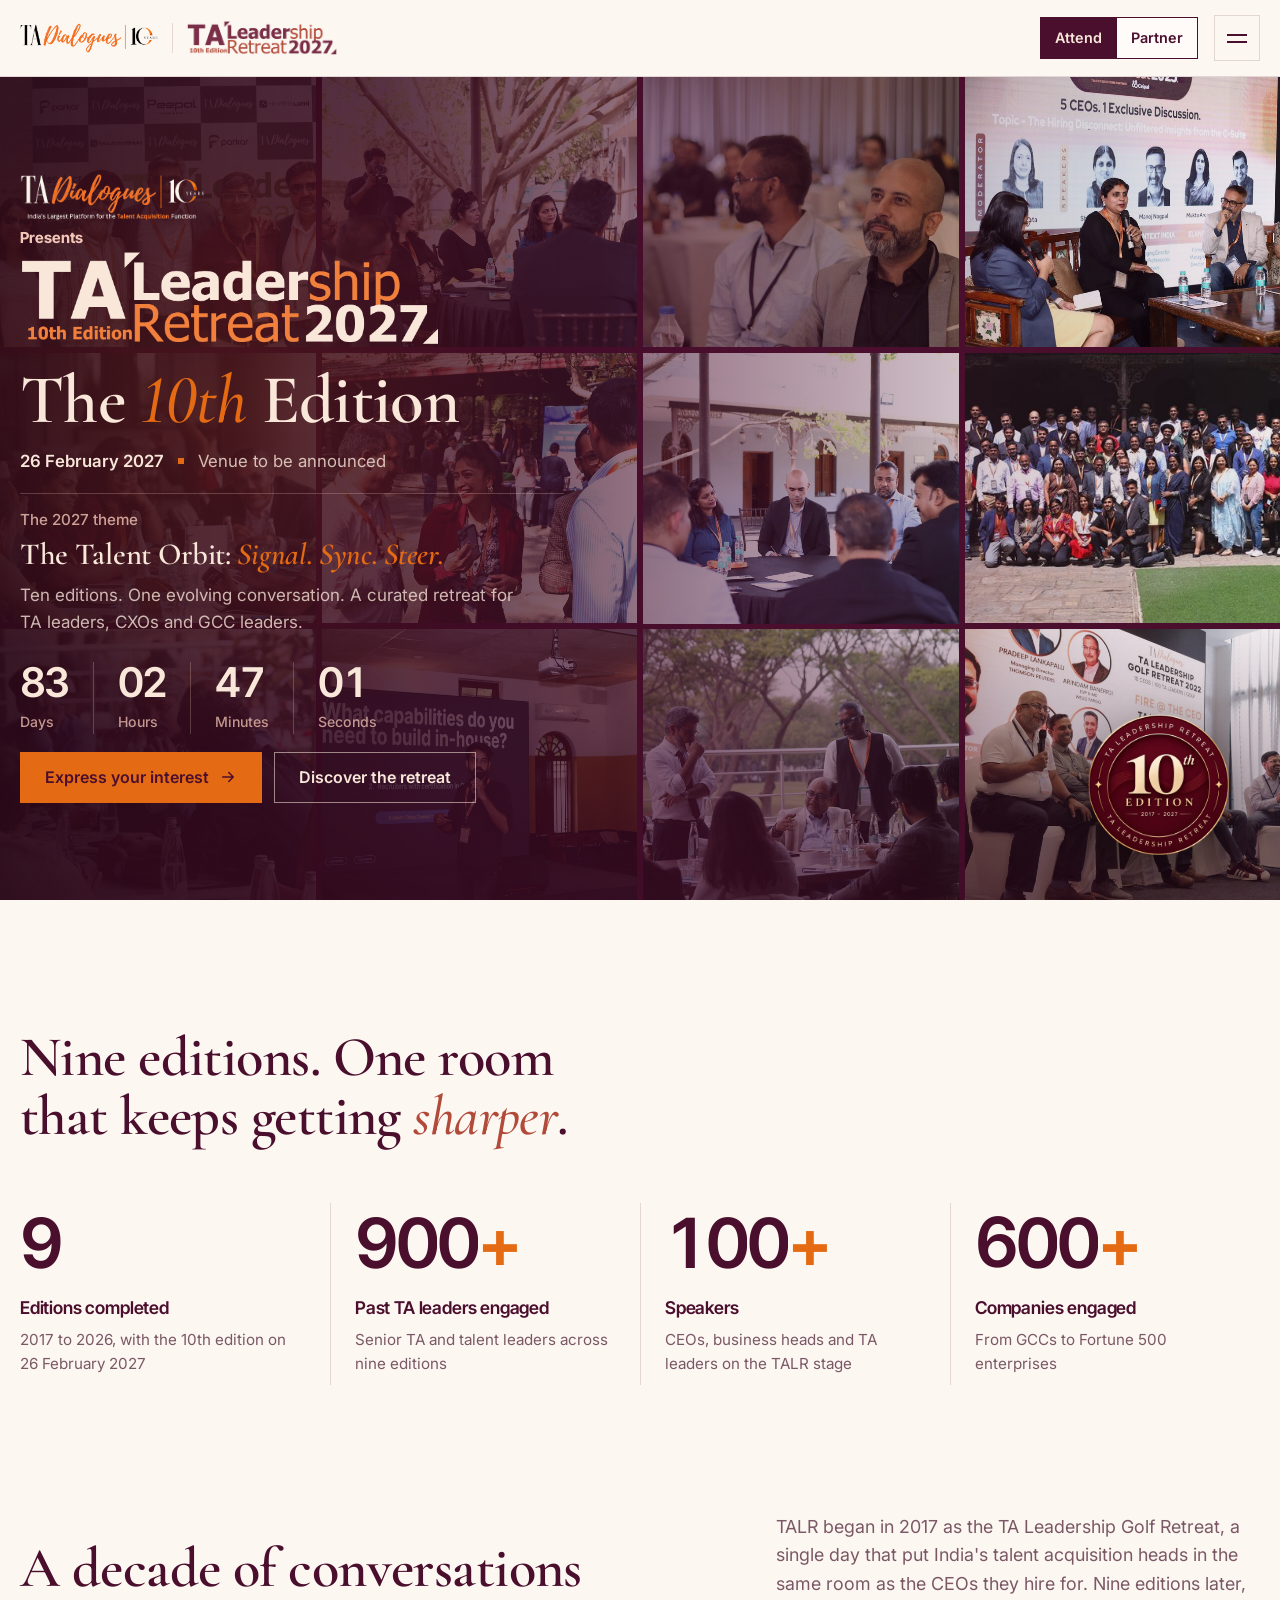
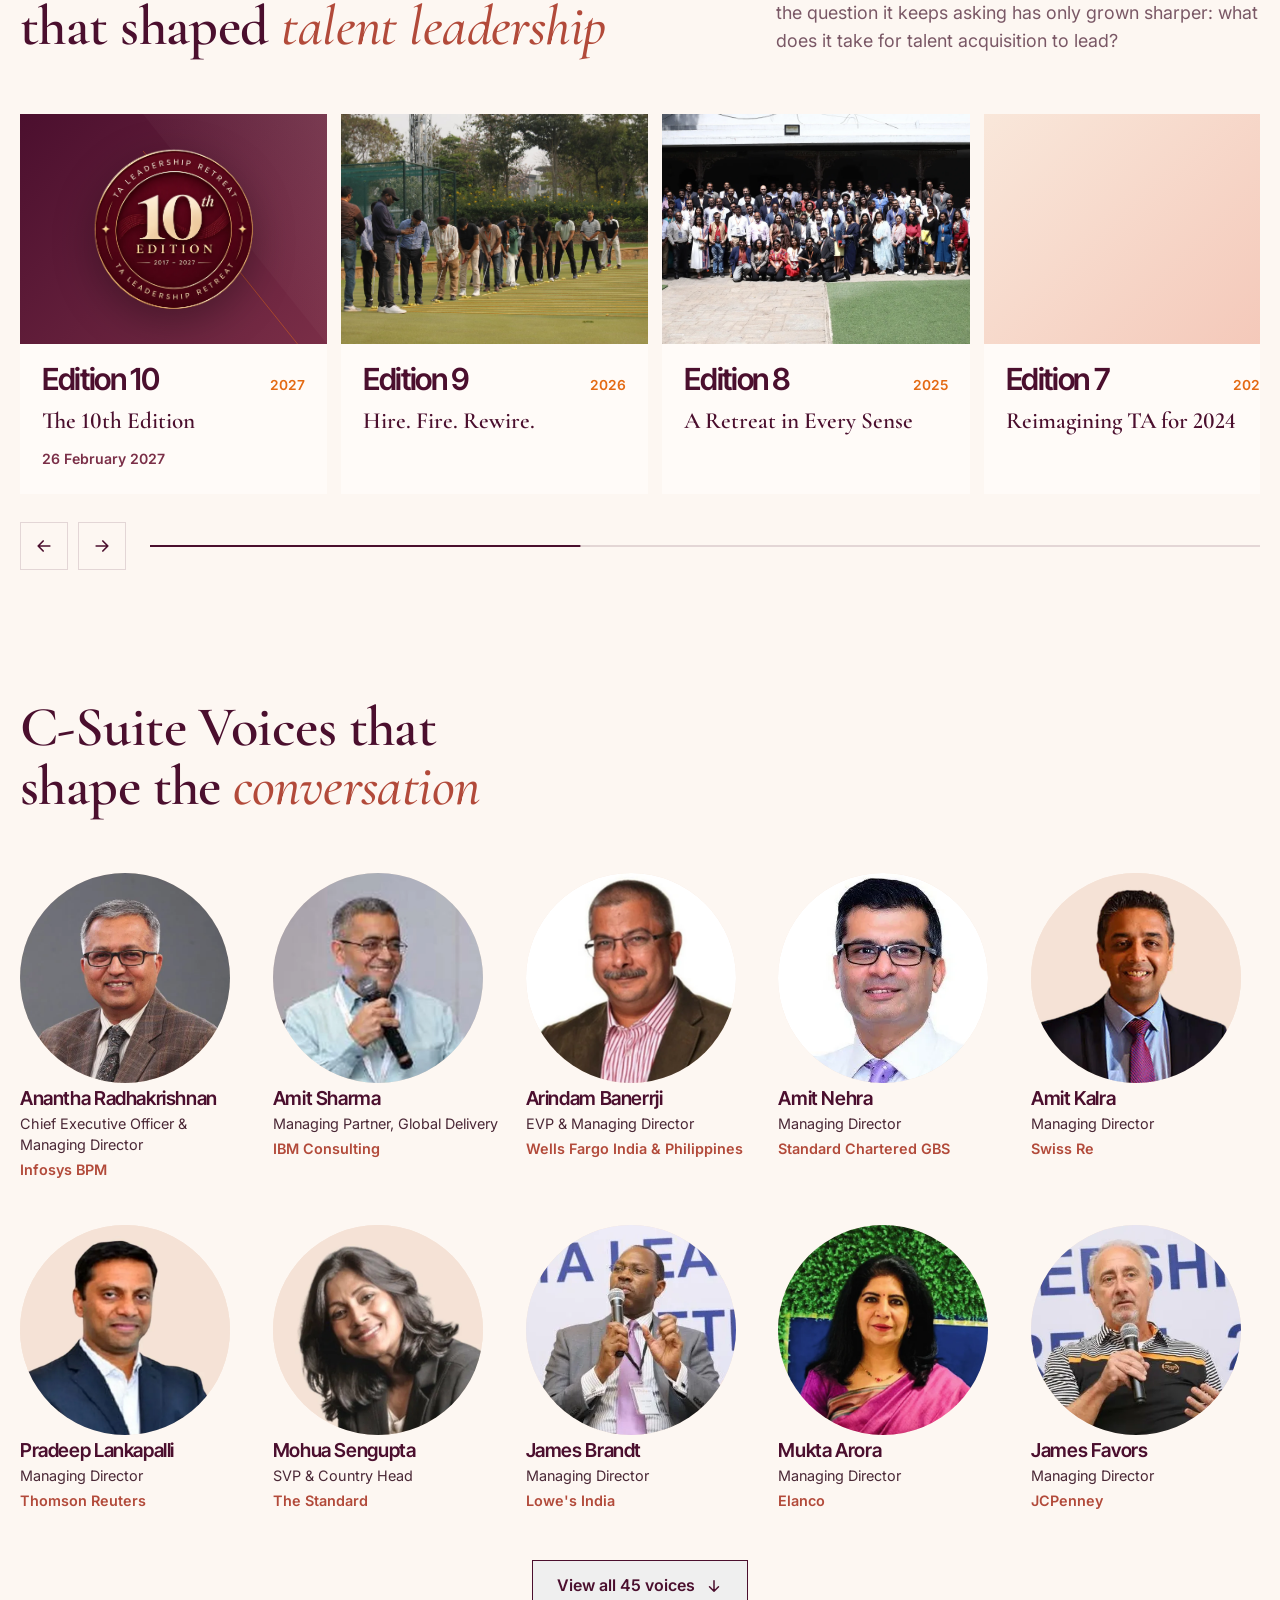
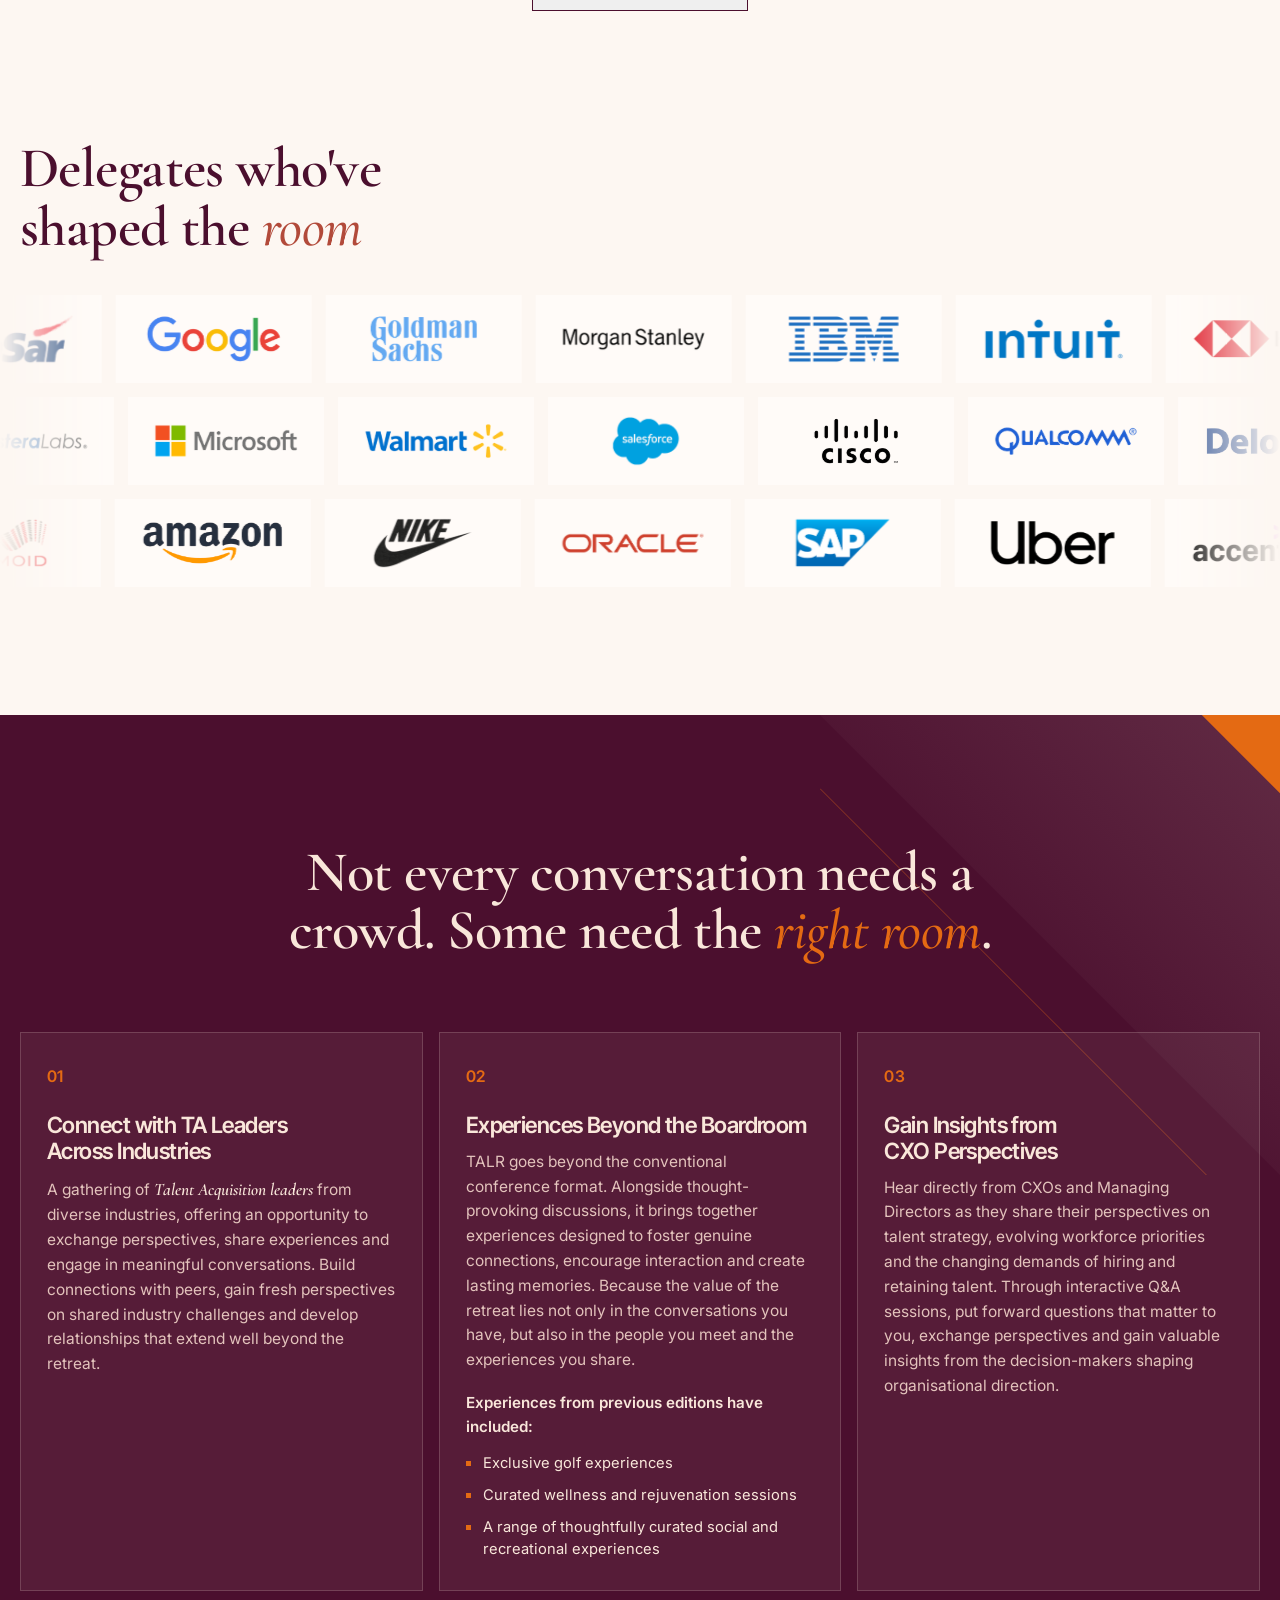
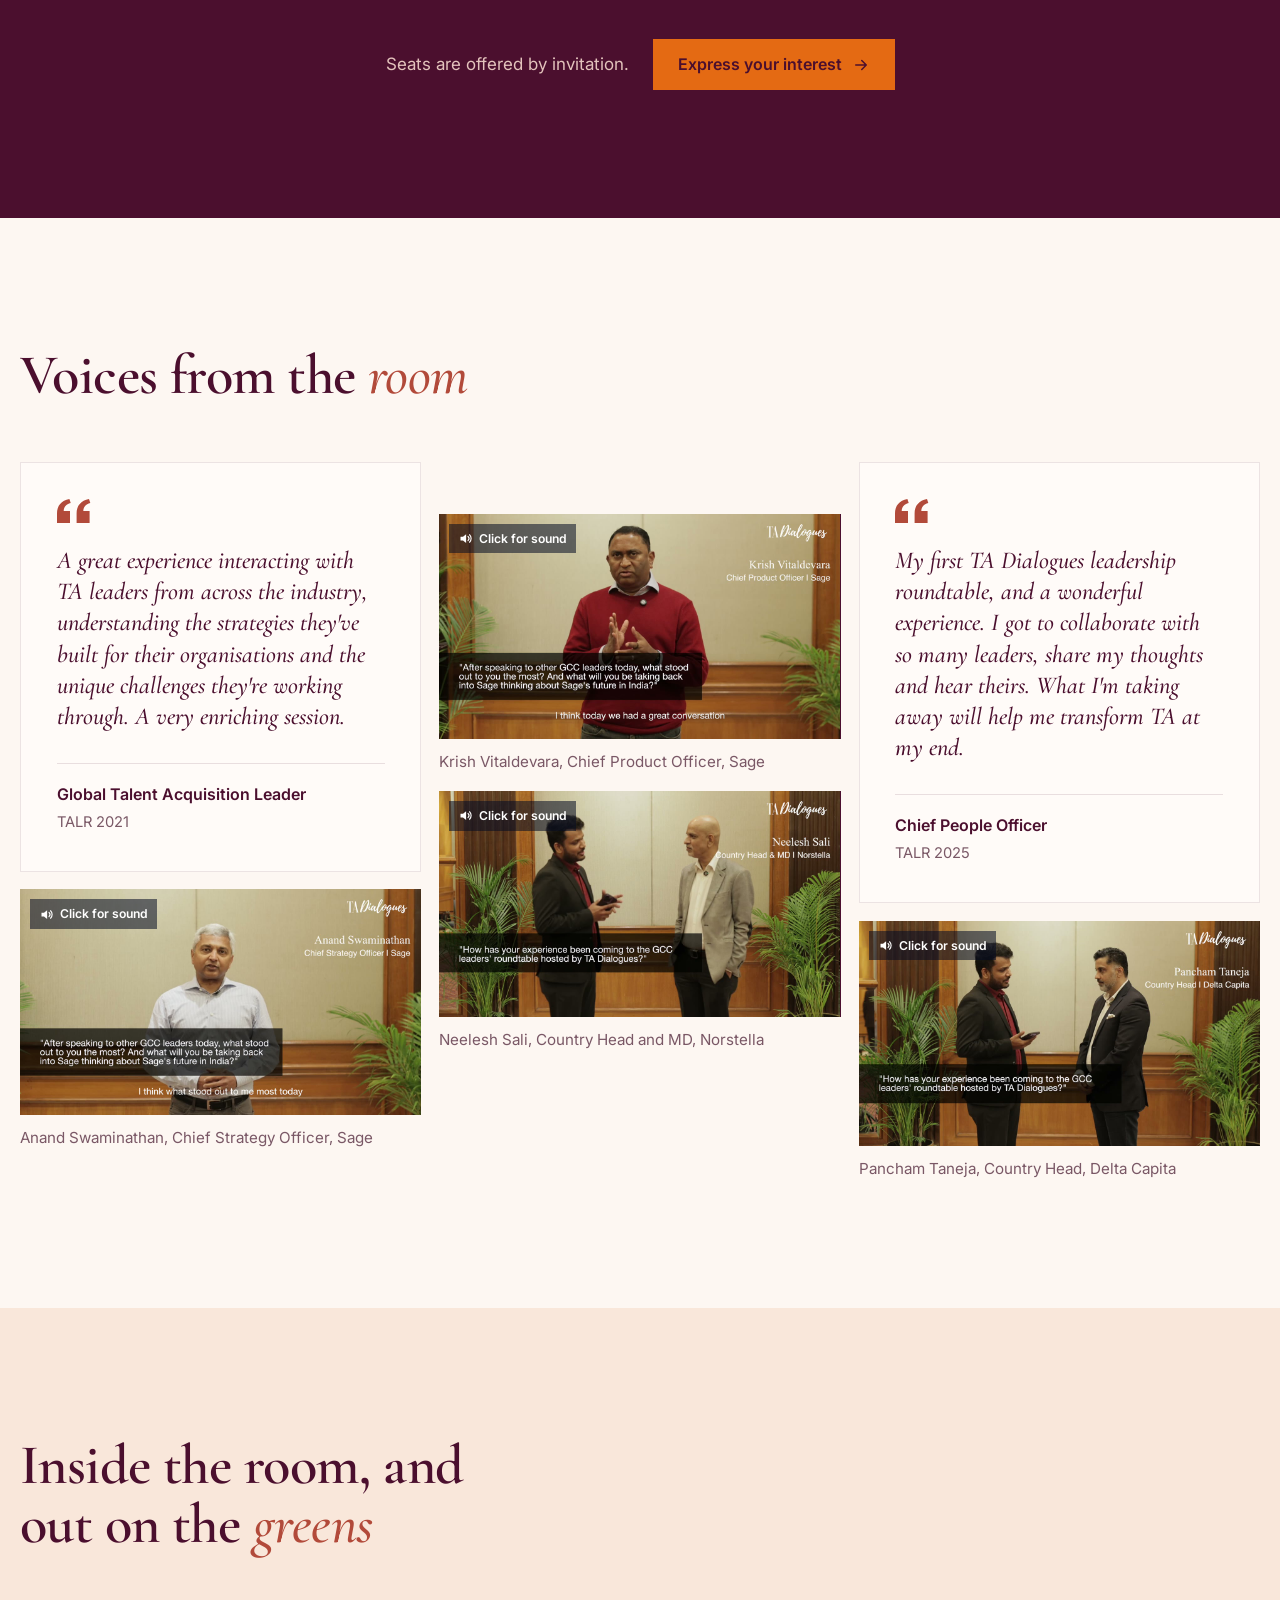
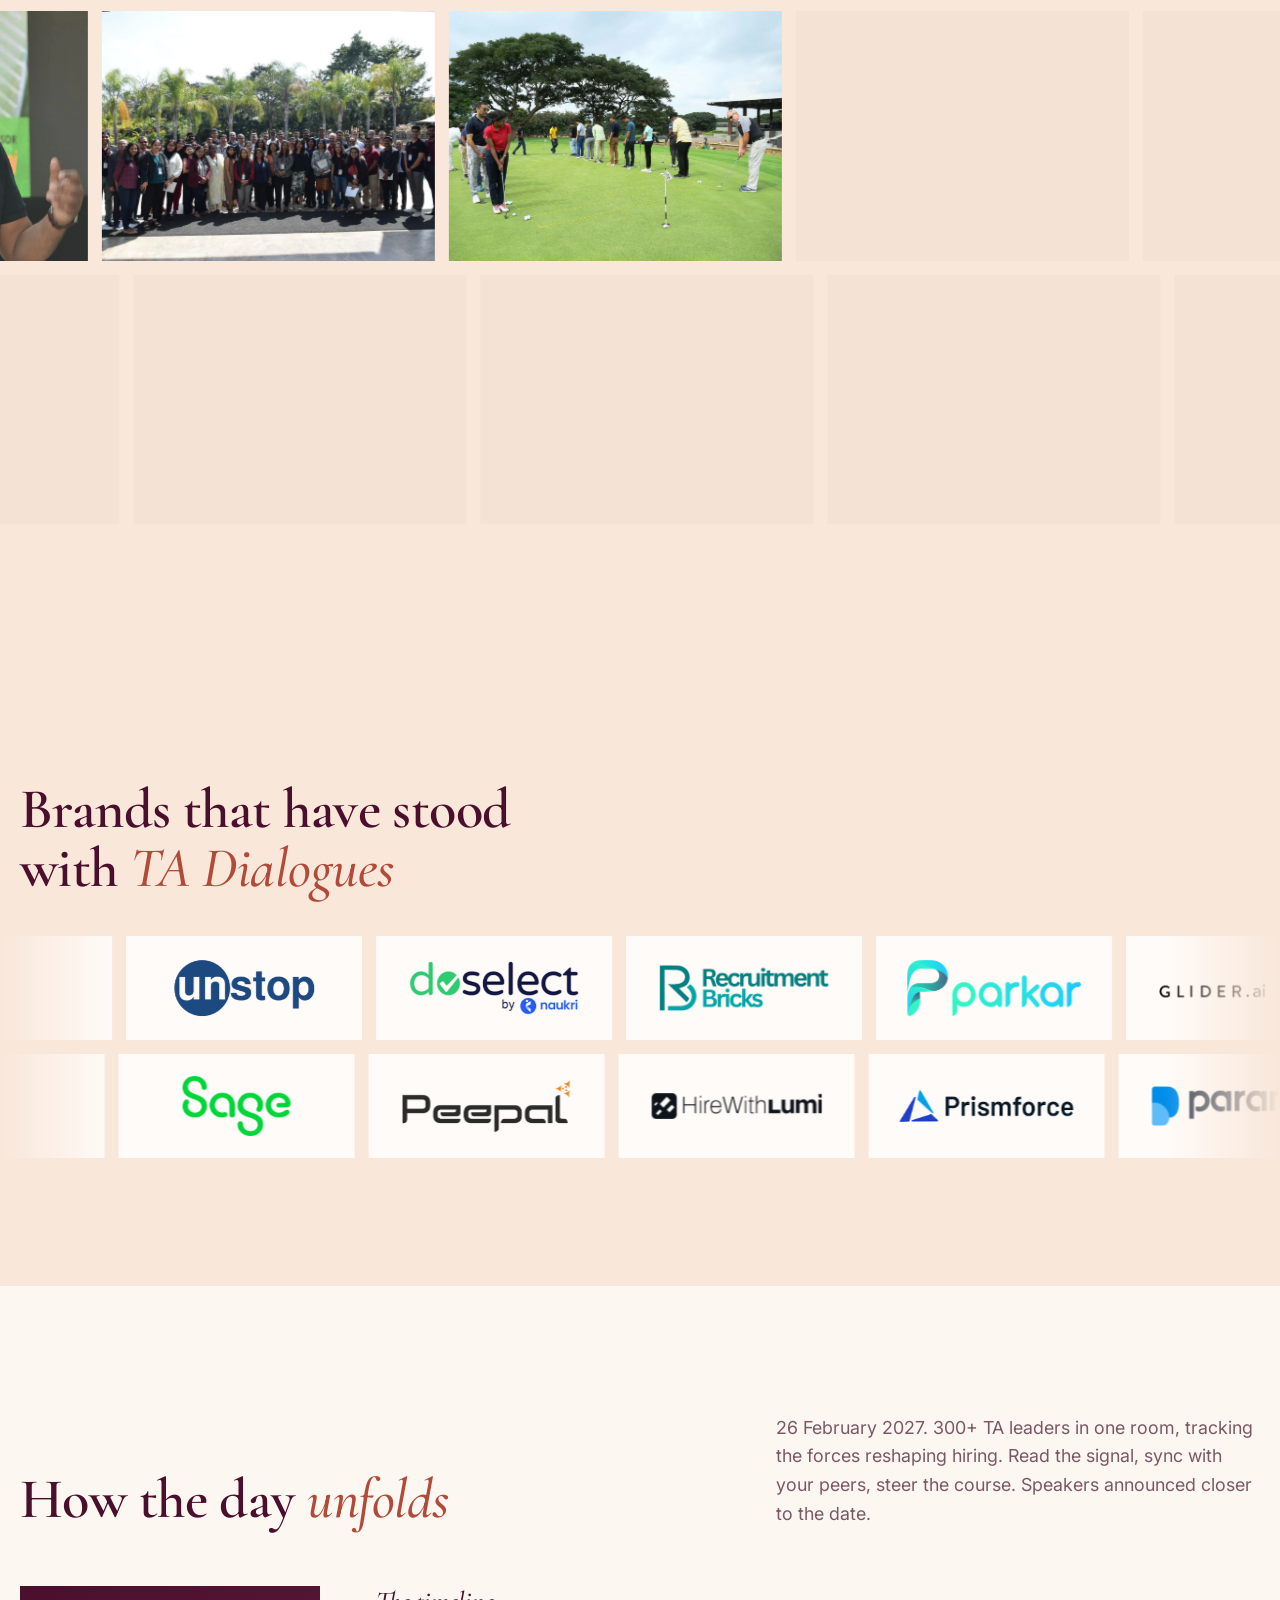
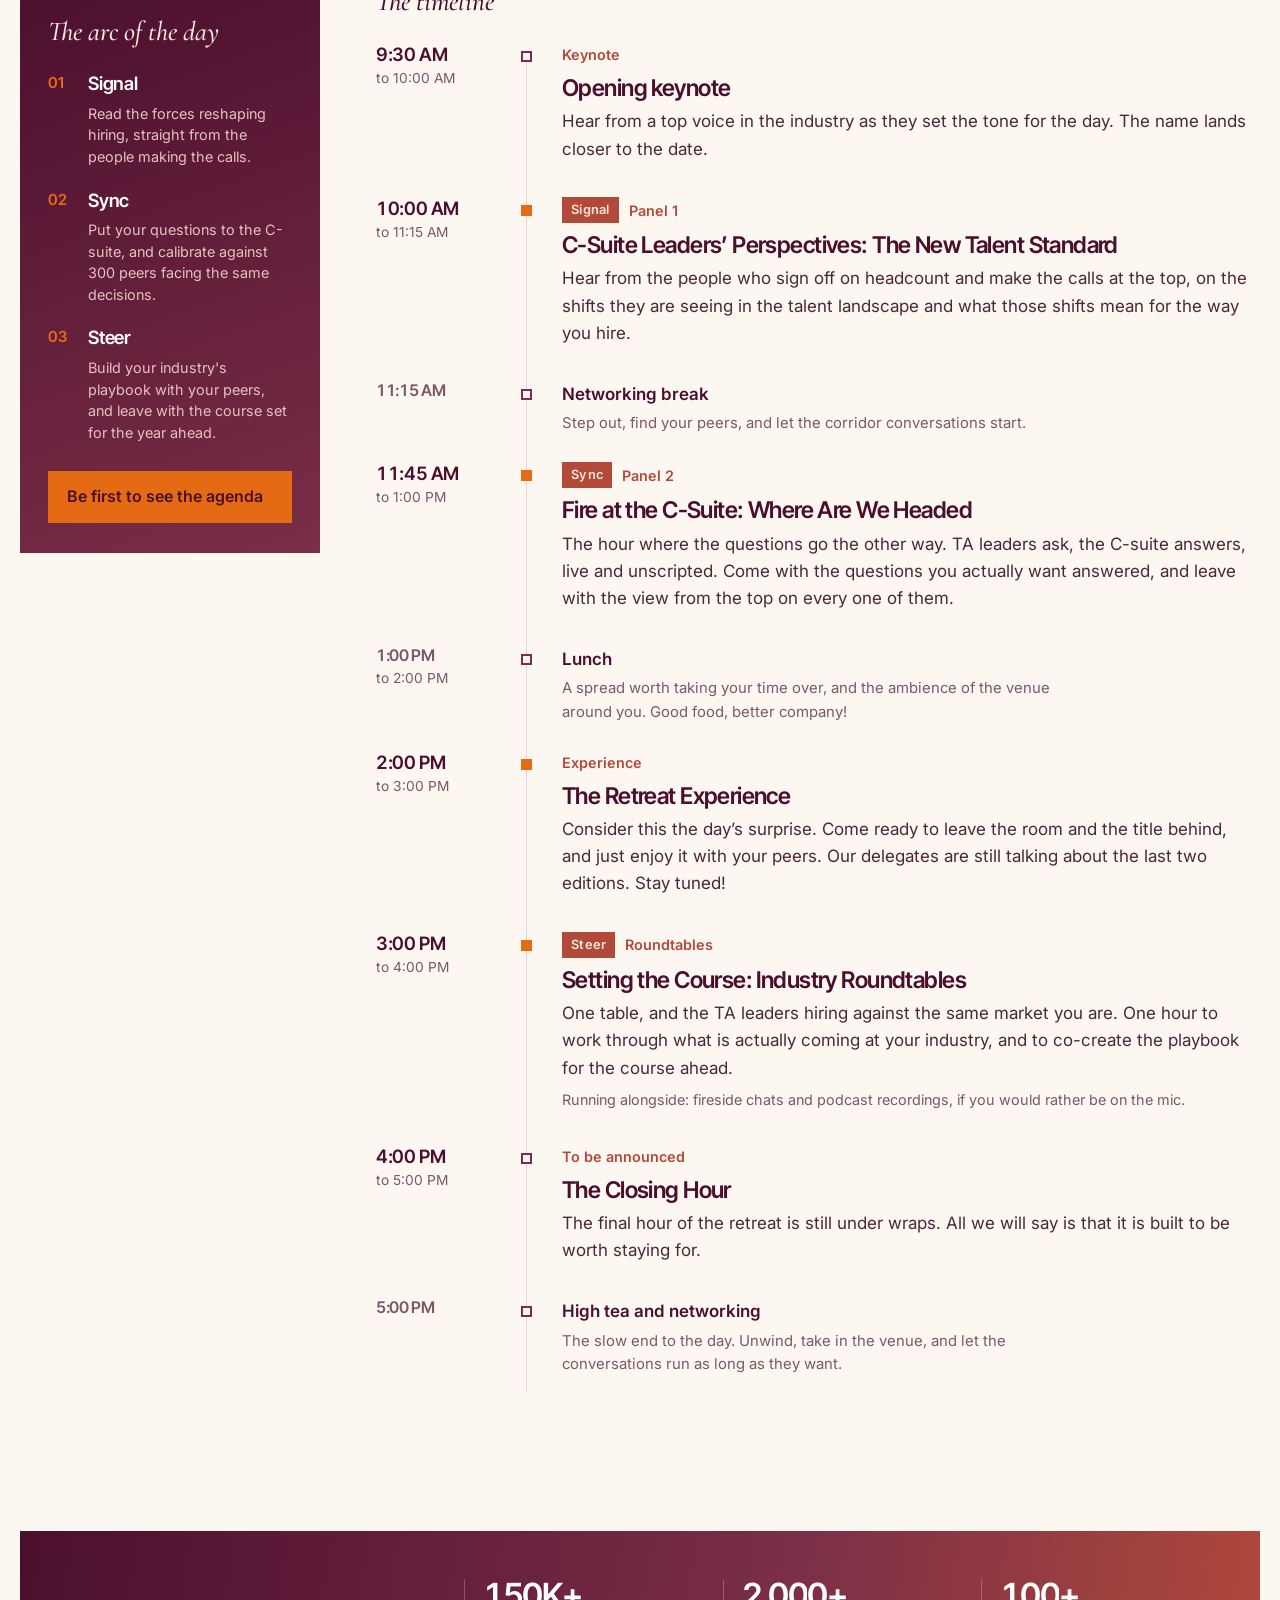
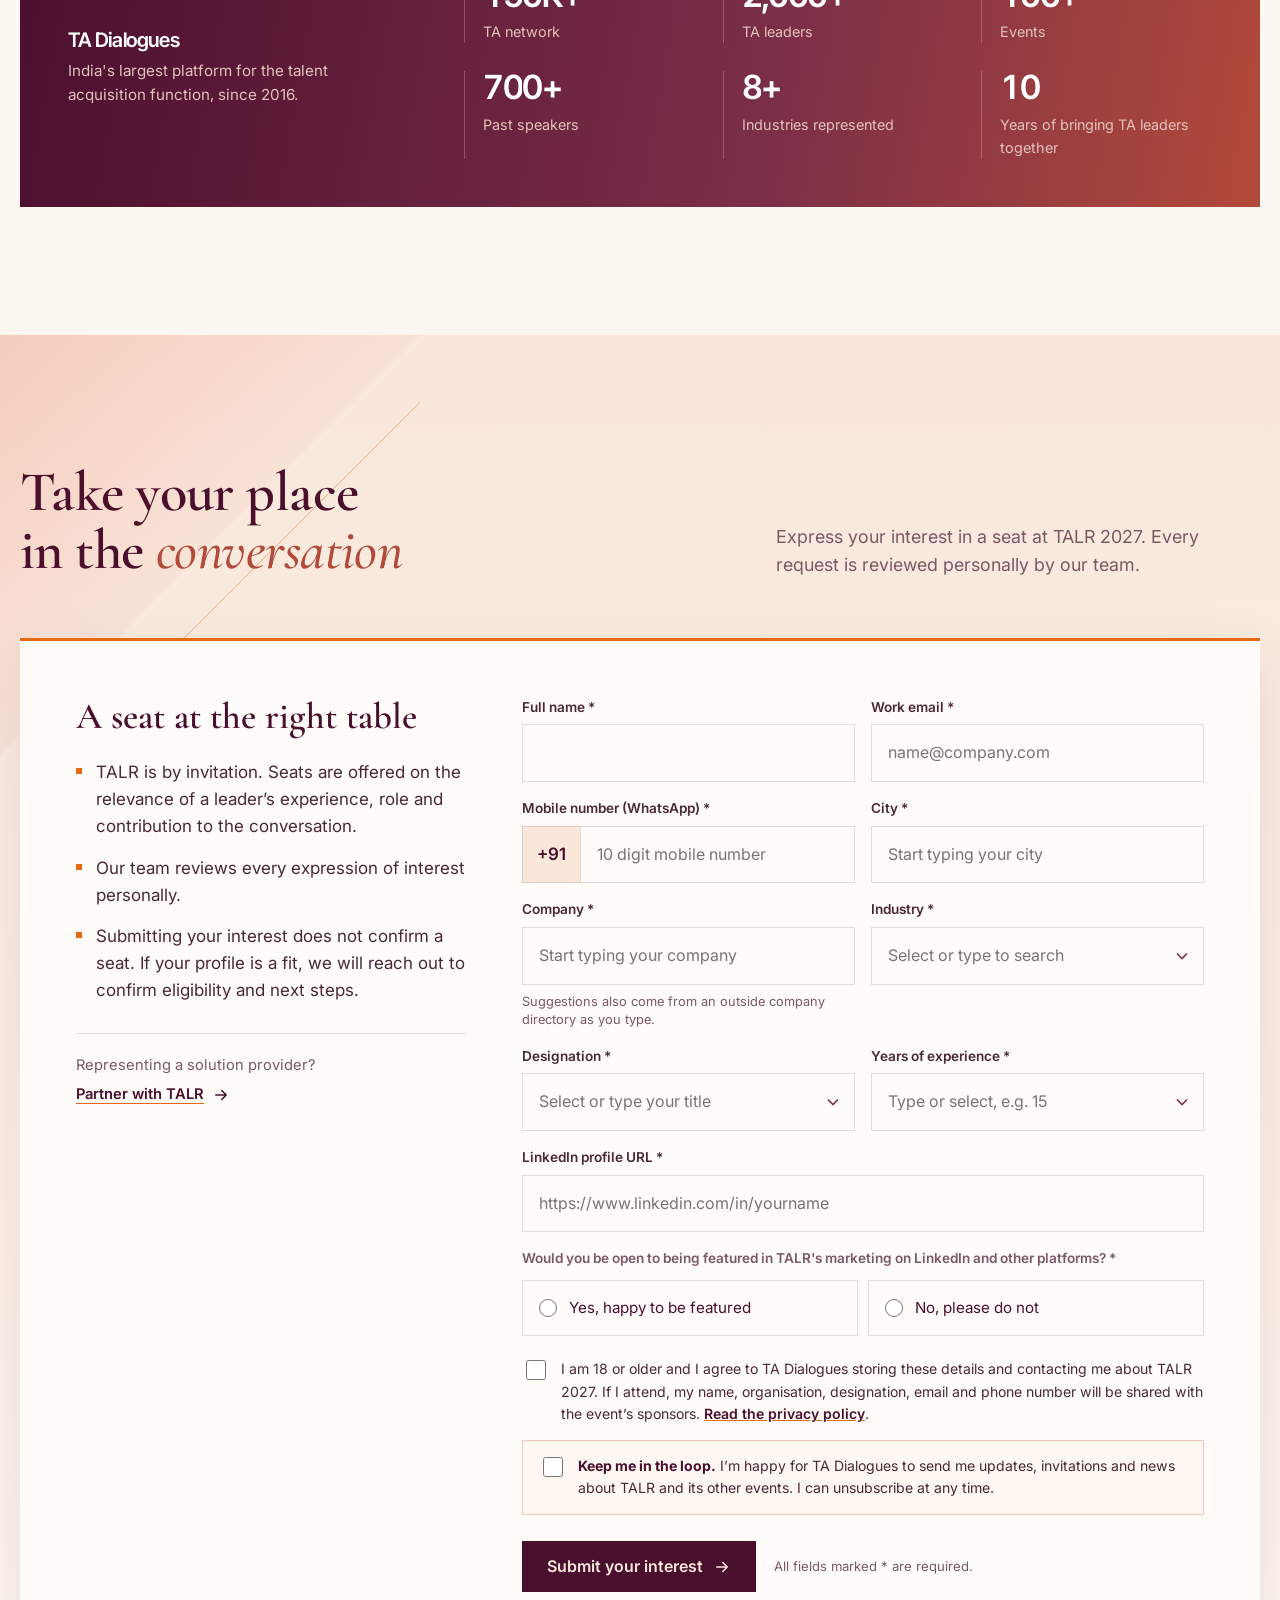
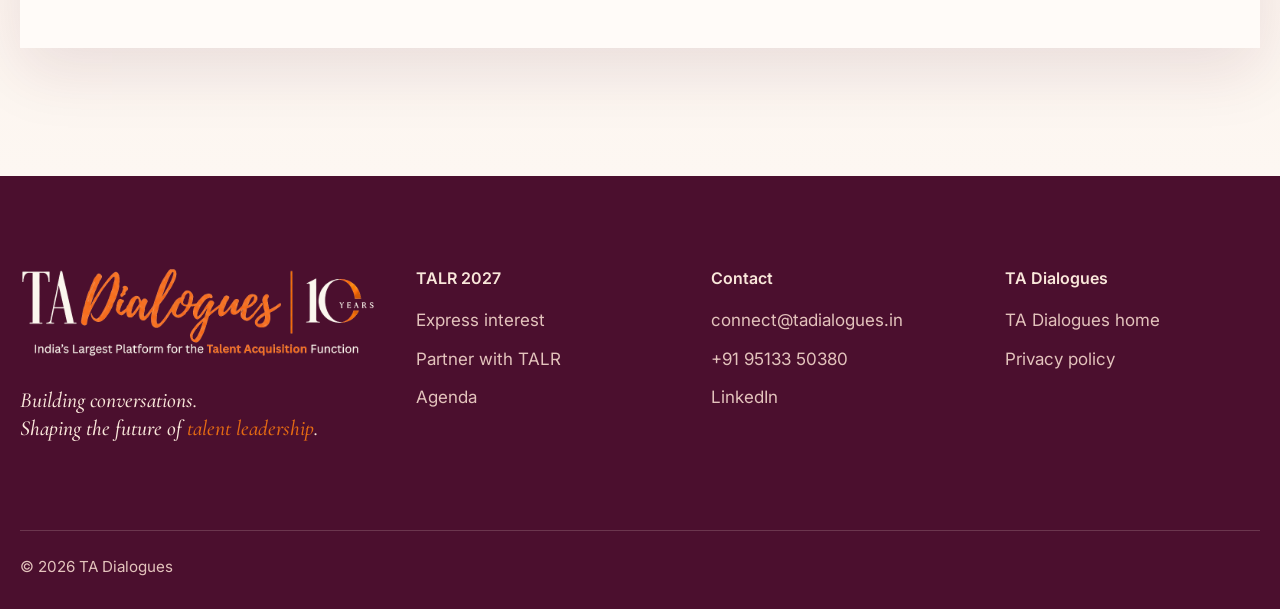
<file: index.html>
<!doctype html>
<html lang="en-IN">
<head>
<meta charset="utf-8">
<meta name="viewport" content="width=device-width, initial-scale=1, viewport-fit=cover">
<title>TALR 2027, The TA Leadership Retreat, 10th Edition | TA Dialogues</title>
<meta name="description" content="TALR 2027 is the 10th edition of the TA Leadership Retreat by TA Dialogues: a curated, invitation-only day for senior TA leaders, CXOs and GCC leaders on 26 February 2027. Express your interest in a seat.">
<link rel="canonical" href="https://talr-2027.tadialogues.in/">
<meta name="robots" content="index, follow">
<meta name="theme-color" content="#FDF7F2">

<meta property="og:type" content="website">
<meta property="og:site_name" content="TA Dialogues">
<meta property="og:locale" content="en_IN">
<meta property="og:url" content="https://talr-2027.tadialogues.in/">
<meta property="og:title" content="TALR 2027 | The TA Leadership Retreat, 10th Edition">
<meta property="og:description" content="A curated retreat for TA leaders, CXOs and GCC leaders. 26 February 2027. Seats by invitation.">
<meta property="og:image" content="https://talr-2027.tadialogues.in/assets/img/talr/brand/hero.webp">
<meta name="twitter:card" content="summary_large_image">

<link rel="icon" href="/assets/img/favicon.png" type="image/png">
<link rel="apple-touch-icon" href="/assets/img/favicon.png">
<link rel="preconnect" href="https://fonts.googleapis.com">
<link rel="preconnect" href="https://fonts.gstatic.com" crossorigin>
<link rel="stylesheet" href="https://fonts.googleapis.com/css2?family=Cormorant+Garamond:ital,wght@0,500;0,600;1,500;1,600&family=Inter+Tight:wght@400;500;600;700&family=Inter:wght@400;500;600;700&display=swap">
<link rel="stylesheet" href="/assets/css/style.css?v=3144033b0f">
<link rel="stylesheet" href="/assets/css/talr.css?v=3144033b0f">

<script type="application/ld+json">
{
  "@context": "https://schema.org",
  "@graph": [
    {
      "@type": "Event",
      "@id": "https://talr-2027.tadialogues.in/#event",
      "name": "TALR 2027, The TA Leadership Retreat (10th Edition)",
      "description": "A curated, invitation-only retreat for senior talent acquisition leaders, CXOs and GCC leaders. The 10th edition of TALR by TA Dialogues.",
      "startDate": "2027-02-26T09:00:00+05:30",
      "endDate": "2027-02-26T18:00:00+05:30",
      "eventStatus": "https://schema.org/EventScheduled",
      "eventAttendanceMode": "https://schema.org/OfflineEventAttendanceMode",
      "location": { "@type": "Place", "name": "Venue to be announced", "address": { "@type": "PostalAddress", "addressLocality": "Bengaluru", "addressRegion": "Karnataka", "addressCountry": "IN" } },
      "image": ["https://talr-2027.tadialogues.in/assets/img/talr/brand/hero.webp"],
      "organizer": { "@type": "Organization", "name": "TA Dialogues", "url": "https://tadialogues.in/" },
      "url": "https://talr-2027.tadialogues.in/"
    },
    {
      "@type": "BreadcrumbList",
      "itemListElement": [
        { "@type": "ListItem", "position": 1, "name": "TA Dialogues", "item": "https://tadialogues.in/" },
        { "@type": "ListItem", "position": 2, "name": "TALR 2027", "item": "https://talr-2027.tadialogues.in/" }
      ]
    }
  ]
}
</script>
</head>
<body data-talr-tab="Register your interest|#enquire|seat" data-page="delegate" data-talr-popup="#enquire">

<a class="skip" href="#main">Skip to content</a>

<header class="nav tnav" id="nav">
  <div class="nav-inner wrap">
    <div class="nav-left">
      <a class="nav-tad" href="https://tadialogues.in/" aria-label="TA Dialogues home"><img src="/assets/img/logo-mark-on-light.png" alt="TA Dialogues" width="926" height="202"></a>
      <a class="brand" href="#top"><img src="/assets/img/talr/brand/talr-logo-nav.png" alt="TALR, The TA Leadership Retreat" width="1312" height="297"></a>
    </div>
    <div class="seg seg-quick" role="group" aria-label="Choose your view">
      <a href="/" aria-current="page">Attend</a><a href="/partners">Partner</a>
    </div>
    <button class="nav-toggle" type="button" aria-expanded="false" aria-controls="nav-links" aria-label="Open menu"><span></span><span></span></button>
    <ul class="nav-links" id="nav-links">
      <li><a href="#journey"><span>Journey</span></a></li>
      <li><a href="#speakers"><span>Speakers</span></a></li>
      <li><a href="#room"><span>The Room</span></a></li>
      <li><a href="#experience"><span>Experience</span></a></li>
      <li><a href="#partners"><span>Partners</span></a></li>
      <li><a href="#agenda"><span>Agenda</span></a></li>
      <li class="nav-seg"><div class="seg" role="group" aria-label="Choose your view"><a href="/" aria-current="page">Attend</a><a href="/partners">Partner</a></div></li>
      <li class="nav-cta"><a class="btn btn-plum btn-sm" href="#enquire">Express interest</a></li>
    </ul>
  </div>
</header>

<main id="main">

  <!-- Hero: a grid of TALR photos that turn a few at a time (as on Roundtables), plum on the left fading clear to the right -->
  <section class="tlh" id="top" aria-labelledby="t-title">
    <div class="tlh-grid" data-collage-flip data-max="3" data-pool="/assets/img/photos/hq/talr-2026/04-800.jpg|/assets/img/photos/hq/talr-2026/05-800.jpg|/assets/img/photos/hq/talr-2026/06-800.jpg|/assets/img/photos/hq/talr-2026/07-800.jpg|/assets/img/photos/hq/talr-2026/08-800.jpg|/assets/img/photos/hq/talr-2026/09-800.jpg|/assets/img/photos/hq/talr-2026/10-800.jpg|/assets/img/photos/hq/talr-2026/11-800.jpg|/assets/img/photos/hq/talr-2026/12-800.jpg|/assets/img/photos/hq/talr-2026/13-800.jpg|/assets/img/photos/hq/talr-2026/14-800.jpg|/assets/img/photos/hq/talr-2026/15-800.jpg|/assets/img/photos/hq/talr-2026/16-800.jpg|/assets/img/photos/hq/talr-2025/01-800.jpg|/assets/img/photos/hq/talr-2025/02-800.jpg|/assets/img/photos/hq/talr-2025/14-800.jpg|/assets/img/photos/hq/talr-2025/15-800.jpg|/assets/img/photos/hq/talr-2025/16-800.jpg|/assets/img/photos/hq/talr-2025/17-800.jpg|/assets/img/photos/hq/talr-2025/18-800.jpg|/assets/img/photos/hq/talr-2025/19-800.jpg|/assets/img/photos/hq/talr-2025/20-800.jpg|/assets/img/photos/hq/talr-2025/21-800.jpg|/assets/img/photos/hq/talr-2025/22-800.jpg|/assets/img/photos/hq/talr-2025/24-800.jpg|/assets/img/photos/hq/talr-2025/25-800.jpg|/assets/img/photos/hq/talr-2025/26-800.jpg|/assets/img/photos/hq/talr-2025/27-800.jpg|/assets/img/photos/hq/talr-2025/28-800.jpg|/assets/img/photos/hq/talr-2025/29-800.jpg|/assets/img/photos/hq/talr-2025/30-800.jpg|/assets/img/photos/hq/talr-2025/31-800.jpg|/assets/img/photos/hq/talr-2025/32-800.jpg|/assets/img/photos/hq/talr-2025/33-800.jpg|/assets/img/photos/hq/talr-2025/34-800.jpg|/assets/img/photos/hq/talr-2025/35-800.jpg|/assets/img/photos/hq/talr-2025/36-800.jpg|/assets/img/photos/hq/talr-2024/01-800.jpg|/assets/img/photos/hq/talr-2024/02-800.jpg|/assets/img/photos/hq/talr-2023/01-800.jpg|/assets/img/photos/hq/talr-2022/01-800.jpg|/assets/img/photos/hq/talr-2022/02-800.jpg|/assets/img/photos/hq/talr-2022/03-800.jpg|/assets/img/photos/hq/talr-2022/04-800.jpg|/assets/img/photos/hq/talr-2022/05-800.jpg|/assets/img/photos/hq/talr-2022/06-800.jpg|/assets/img/photos/hq/talr-2022/07-800.jpg|/assets/img/photos/hq/talr-2022/09-800.jpg|/assets/img/photos/hq/talr-2022/10-800.jpg|/assets/img/photos/hq/talr-2022/11-800.jpg|/assets/img/photos/hq/talr-2022/12-800.jpg|/assets/img/photos/hq/talr-2022/13-800.jpg|/assets/img/photos/hq/talr-2022/14-800.jpg|/assets/img/photos/hq/talr-2022/16-800.jpg|/assets/img/photos/hq/talr-2022/17-800.jpg|/assets/img/photos/hq/talr-2022/18-800.jpg|/assets/img/photos/hq/talr-2022/19-800.jpg|/assets/img/photos/hq/talr-2022/20-800.jpg|/assets/img/photos/hq/talr-2022/21-800.jpg|/assets/img/photos/hq/talr-2022/22-800.jpg|/assets/img/photos/hq/talr-2022/23-800.jpg|/assets/img/photos/hq/talr-2022/24-800.jpg" aria-hidden="true"><figure class="cf tg-1"><div class="cf-in"><div class="cf-a"><img src="/assets/img/photos/hq/talr-2026/07-800.jpg" alt="" decoding="async"></div><div class="cf-b"><img alt="" decoding="async"></div></div></figure><figure class="cf tg-2"><div class="cf-in"><div class="cf-a"><img src="/assets/img/photos/hq/talr-2025/29-800.jpg" alt="" decoding="async"></div><div class="cf-b"><img alt="" decoding="async"></div></div></figure><figure class="cf tg-3"><div class="cf-in"><div class="cf-a"><img src="/assets/img/photos/hq/talr-2026/05-800.jpg" alt="" decoding="async"></div><div class="cf-b"><img alt="" decoding="async"></div></div></figure><figure class="cf tg-4"><div class="cf-in"><div class="cf-a"><img src="/assets/img/photos/hq/talr-2025/24-800.jpg" alt="" decoding="async"></div><div class="cf-b"><img alt="" decoding="async"></div></div></figure><figure class="cf tg-5"><div class="cf-in"><div class="cf-a"><img src="/assets/img/photos/hq/talr-2026/12-800.jpg" alt="" decoding="async"></div><div class="cf-b"><img alt="" decoding="async"></div></div></figure><figure class="cf tg-6"><div class="cf-in"><div class="cf-a"><img src="/assets/img/photos/hq/talr-2025/14-800.jpg" alt="" decoding="async"></div><div class="cf-b"><img alt="" decoding="async"></div></div></figure><figure class="cf tg-7"><div class="cf-in"><div class="cf-a"><img src="/assets/img/photos/hq/talr-2026/09-800.jpg" alt="" decoding="async"></div><div class="cf-b"><img alt="" decoding="async"></div></div></figure><figure class="cf tg-8"><div class="cf-in"><div class="cf-a"><img src="/assets/img/photos/hq/talr-2025/01-800.jpg" alt="" decoding="async"></div><div class="cf-b"><img alt="" decoding="async"></div></div></figure><figure class="cf tg-9"><div class="cf-in"><div class="cf-a"><img src="/assets/img/photos/hq/talr-2026/14-800.jpg" alt="" decoding="async"></div><div class="cf-b"><img alt="" decoding="async"></div></div></figure><figure class="cf tg-10"><div class="cf-in"><div class="cf-a"><img src="/assets/img/photos/hq/talr-2025/18-800.jpg" alt="" decoding="async"></div><div class="cf-b"><img alt="" decoding="async"></div></div></figure><figure class="cf tg-11"><div class="cf-in"><div class="cf-a"><img src="/assets/img/photos/hq/talr-2026/10-800.jpg" alt="" decoding="async"></div><div class="cf-b"><img alt="" decoding="async"></div></div></figure><figure class="cf tg-12"><div class="cf-in"><div class="cf-a"><img src="/assets/img/photos/hq/talr-2022/04-800.jpg" alt="" decoding="async"></div><div class="cf-b"><img alt="" decoding="async"></div></div></figure></div>
    <div class="tlh-veil" aria-hidden="true"></div>
    <div class="wrap tlh-in">
      <div class="tlh-copy">
        <div class="tlh-lock" role="img" aria-label="TA Dialogues presents TA Leadership Retreat 2027, 10th Edition"><img class="tlh-tad" src="/assets/img/logo-on-dark.png" alt="" width="930" height="240"><span class="tlh-p" aria-hidden="true">Presents</span><img class="tlh-talr" src="/assets/img/talr/brand/talr-lockup-on-dark.png" alt="" width="1312" height="297"></div>
        <h1 id="t-title"><span class="sr-only">TALR 2027, </span>The <em>10th</em> Edition</h1>
        <p class="when"><strong>26 February 2027</strong><i aria-hidden="true"></i>Venue to be announced</p>
        <div class="tlh-theme"><p class="th-k">The 2027 theme</p><p class="th-t">The Talent Orbit: <em>Signal. Sync. Steer.</em></p></div>
        <p class="tlh-tag">Ten editions. One evolving conversation. A curated retreat for TA leaders, CXOs and GCC leaders.</p>
        <div class="tlh-act"><div class="countdown" data-countdown role="timer" aria-label="Time until TALR 2027">
          <div><b data-u="d">0</b><small>Days</small></div>
          <div><b data-u="h">00</b><small>Hours</small></div>
          <div><b data-u="m">00</b><small>Minutes</small></div>
          <div><b data-u="s">00</b><small>Seconds</small></div>
        </div><div class="ctas"><a class="btn btn-talr" href="#enquire">Express your interest <svg viewBox="0 0 24 24" fill="none" stroke="currentColor" stroke-width="2" stroke-linecap="round" stroke-linejoin="round" aria-hidden="true"><path d="M5 12h14M13 6l6 6-6 6"/></svg></a><a class="btn tlh-ghost" href="#why">Discover the retreat</a></div></div>
      </div>
    </div>
    <span class="seal10 tlh-seal" role="img" aria-label="TA Leadership Retreat, 10th Edition, 2017 to 2027"><img class="s-base" src="/assets/img/talr/brand/seal-base.webp" alt="" width="720" height="720"><img class="s-ring" src="/assets/img/talr/brand/seal-ring.webp" alt="" width="720" height="720"></span>
  </section>

  <!-- Numbers -->
  <section class="section" id="numbers" aria-labelledby="n-title">
    <div class="wrap">
      <div class="s-head" data-reveal>
        <h2 id="n-title">Nine editions. One room that keeps getting <em>sharper</em>.</h2>
      </div>
      <div class="tstats" data-talr-stats></div>
    </div>
  </section>

  <!-- Journey: every edition in a sidescroller -->
  <section class="section" id="journey" aria-labelledby="j-title">
    <div class="wrap">
      <div class="s-head" data-reveal>
        <h2 id="j-title">A decade of conversations that shaped <em>talent leadership</em></h2>
        <p class="lead">TALR began in 2017 as the TA Leadership Golf Retreat, a single day that put India's talent acquisition heads in the same room as the CEOs they hire for. Nine editions later, the question it keeps asking has only grown sharper: what does it take for talent acquisition to lead?</p>
      </div>
      <div class="erail-wrap" data-reveal>
        <div class="erail" data-erail tabindex="0" aria-label="TALR editions"></div>
        <div class="erail-ctl">
          <button class="q-btn" type="button" data-erail-go="-1" aria-label="Previous editions"><svg viewBox="0 0 24 24" fill="none" stroke="currentColor" stroke-width="2" stroke-linecap="round" stroke-linejoin="round" aria-hidden="true"><path d="M19 12H5M11 6l-6 6 6 6"/></svg></button>
          <button class="q-btn" type="button" data-erail-go="1" aria-label="Next editions"><svg viewBox="0 0 24 24" fill="none" stroke="currentColor" stroke-width="2" stroke-linecap="round" stroke-linejoin="round" aria-hidden="true"><path d="M5 12h14M13 6l6 6-6 6"/></svg></button>
          <div class="q-bar erail-bar" aria-hidden="true"><i></i></div>
        </div>
      </div>
    </div>
  </section>

  <!-- Speakers -->
  <section class="section" id="speakers" aria-labelledby="s-title">
    <div class="wrap">
      <div class="s-head" data-reveal>
        <h2 id="s-title">C-Suite Voices that shape the <em>conversation</em></h2>
      </div>
      <div class="wall-sp" data-speakers aria-live="polite"></div>
      <div class="more-row">
        <button class="btn btn-outline" type="button" data-speakers-more>View all voices <svg viewBox="0 0 24 24" fill="none" stroke="currentColor" stroke-width="2" stroke-linecap="round" stroke-linejoin="round" aria-hidden="true"><path d="M12 5v14M6 13l6 6 6-6"/></svg></button>
      </div>
    </div>
  </section>

  <!-- The room -->
  <section class="section walls" id="room" aria-labelledby="room-title" style="padding-top:0">
    <div class="wrap"><div class="s-head wall-head" data-reveal><h2 id="room-title">Delegates who've shaped the <em>room</em></h2></div></div>
    <div class="wall">
      <div class="mq fade" data-marquee data-dir="-1" data-speed="0.3"><div class="track" data-logo-group="attendees" data-row="0" data-rows="3"></div></div>
      <div class="mq fade" data-marquee data-dir="1" data-speed="0.26"><div class="track" data-logo-group="attendees" data-row="1" data-rows="3"></div></div>
      <div class="mq fade" data-marquee data-dir="-1" data-speed="0.34"><div class="track" data-logo-group="attendees" data-row="2" data-rows="3"></div></div>
    </div>
  </section>

  <!-- Why TALR -->
  <section class="section dark on-dark" id="why" aria-labelledby="why-title">
    <span data-wedge="tr" data-tone="dark" style="right:0;top:0;width:min(36vw,460px);height:min(36vw,460px)"></span>
    <div class="wrap" style="position:relative">
      <div class="why-head" data-reveal>
        <h2 id="why-title">Not every conversation needs a crowd. Some need the <em>right room</em>.</h2>
      </div>
      <div class="pillars" data-pillars></div>
      <div class="why-cta" data-reveal>
        <span>Seats are offered by invitation.</span>
        <a class="btn btn-primary" href="#enquire">Express your interest
          <svg viewBox="0 0 24 24" fill="none" stroke="currentColor" stroke-width="2" stroke-linecap="round" stroke-linejoin="round" aria-hidden="true"><path d="M5 12h14M13 6l6 6-6 6"/></svg>
        </a>
      </div>
    </div>
  </section>

  <!-- Testimonials: written quotes and short videos -->
  <section class="section voices" id="voices" aria-labelledby="v-title">
    <div class="wrap">
      <div class="s-head" data-reveal>
        <h2 id="v-title">Voices from the <em>room</em></h2>
      </div>
      <div class="vgrid" data-voices></div>
    </div>
  </section>

  <!-- Gallery -->
  <section class="section gallery tgallery" id="experience" aria-labelledby="g-title">
    <div class="wrap">
      <div class="s-head" data-reveal>
        <h2 id="g-title">Inside the room, and out on the <em>greens</em></h2>
      </div>
    </div>
    <div class="mq" data-marquee data-dir="-1" data-speed="0.45" data-boost>
      <div class="track" data-talr-gallery="0"></div>
    </div>
    <div class="mq" data-marquee data-dir="1" data-speed="0.45" data-boost>
      <div class="track" data-talr-gallery="1"></div>
    </div>
  </section>

  <!-- Partners -->
  <section class="section walls on-champ" id="partners" aria-labelledby="pt-title">
    <div class="wrap"><div class="s-head wall-head" data-reveal><h2 id="pt-title">Brands that have stood with <em>TA Dialogues</em></h2></div></div>
    <div class="wall wall-lg">
      <div class="mq fade" data-marquee data-dir="1" data-speed="0.3"><div class="track" data-logo-group="partners" data-row="0" data-rows="2"></div></div>
      <div class="mq fade" data-marquee data-dir="-1" data-speed="0.28"><div class="track" data-logo-group="partners" data-row="1" data-rows="2"></div></div>
    </div>
  </section>

  <!-- Agenda -->
  <section class="section" id="agenda" aria-labelledby="a-title">
    <div class="wrap">
      <div class="s-head" data-reveal>
        <h2 id="a-title">How the day <em>unfolds</em></h2>
        <p class="lead">26 February 2027. 300+ TA leaders in one room, tracking the forces reshaping hiring. Read the signal, sync with your peers, steer the course. Speakers announced closer to the date.</p>
      </div>
      <div class="agw" data-agenda data-cta="#enquire"></div>
    </div>
  </section>

  <!-- TA Dialogues in numbers -->
  <section class="section" id="platform" aria-labelledby="plat-title" style="padding-top:0">
    <div class="wrap">
      <div class="plat" data-reveal>
        <div class="plat-lab">
          <h2 id="plat-title">TA Dialogues</h2>
          <p>India's largest platform for the talent acquisition function, since 2016.</p>
        </div>
        <div class="plat-its" data-platform></div>
      </div>
    </div>
  </section>

  <!-- Enquiry -->
  <section class="section enq" id="enquire" aria-labelledby="e-title">
    <span data-wedge="tl" data-tone="light" data-accent="0" style="left:0;top:0;width:min(34vw,420px);height:min(34vw,420px)"></span>
    <div class="wrap" style="position:relative">
      <div class="s-head" data-reveal>
        <h2 id="e-title">Take your place in the <em>conversation</em></h2>
        <p class="lead">Express your interest in a seat at TALR 2027. Every request is reviewed personally by our team.</p>
      </div>
      <div class="panel" data-reveal><div class="pbody" data-talr-form="attend" data-placement="embedded"></div></div>
    </div>
  </section>

</main>

<footer class="footer tfoot">
  <div class="wrap">
    <div class="f-top">
      <div>
        <a class="f-logo" href="https://tadialogues.in/"><img src="/assets/img/logo-on-dark.png" alt="TA Dialogues, India's Largest Platform for the Talent Acquisition Function" width="930" height="240"></a>
        <p class="f-statement">Building conversations.<br>Shaping the future of <em>talent leadership</em>.</p>
      </div>
      <nav aria-label="TALR 2027">
        <h3>TALR 2027</h3>
        <ul>
          <li><a href="#enquire">Express interest</a></li>
          <li><a href="/partners">Partner with TALR</a></li>
          <li><a href="#agenda">Agenda</a></li>
        </ul>
      </nav>
      <div>
        <h3>Contact</h3>
        <ul>
          <li><a href="mailto:connect@tadialogues.in">connect@tadialogues.in</a></li>
          <li><a href="tel:+919513350380">+91 95133 50380</a></li>
          <li><a href="https://www.linkedin.com/company/ta-dialogues/" rel="noopener">LinkedIn</a></li>
        </ul>
      </div>
      <nav aria-label="TA Dialogues">
        <h3>TA Dialogues</h3>
        <ul>
          <li><a href="https://tadialogues.in/">TA Dialogues home</a></li>
          <li><a href="/privacy-policy">Privacy policy</a></li>
        </ul>
      </nav>
    </div>
    <div class="f-bottom"><span>© 2026 TA Dialogues</span></div>
  </div>
</footer>

<script src="/assets/js/data/platform.js?v=3144033b0f"></script>
<script src="/assets/js/data/logos.js?v=3144033b0f"></script>
<script src="/assets/js/data/talr-2027.js?v=3144033b0f"></script>
<script src="/assets/js/data/talr-speakers.js?v=3144033b0f"></script>
<script src="/assets/js/data/voices.js?v=3144033b0f"></script>
<script src="/assets/js/talr.js?v=3144033b0f"></script>
<script src="/assets/js/script.js?v=3144033b0f"></script>
<script src="/assets/js/data/form-data.js?v=3144033b0f"></script>
<script src="/assets/js/data/form-overrides.js?v=3144033b0f"></script>
<script src="/assets/js/talr-forms.js?v=3144033b0f"></script>
</body>
</html>
</file>
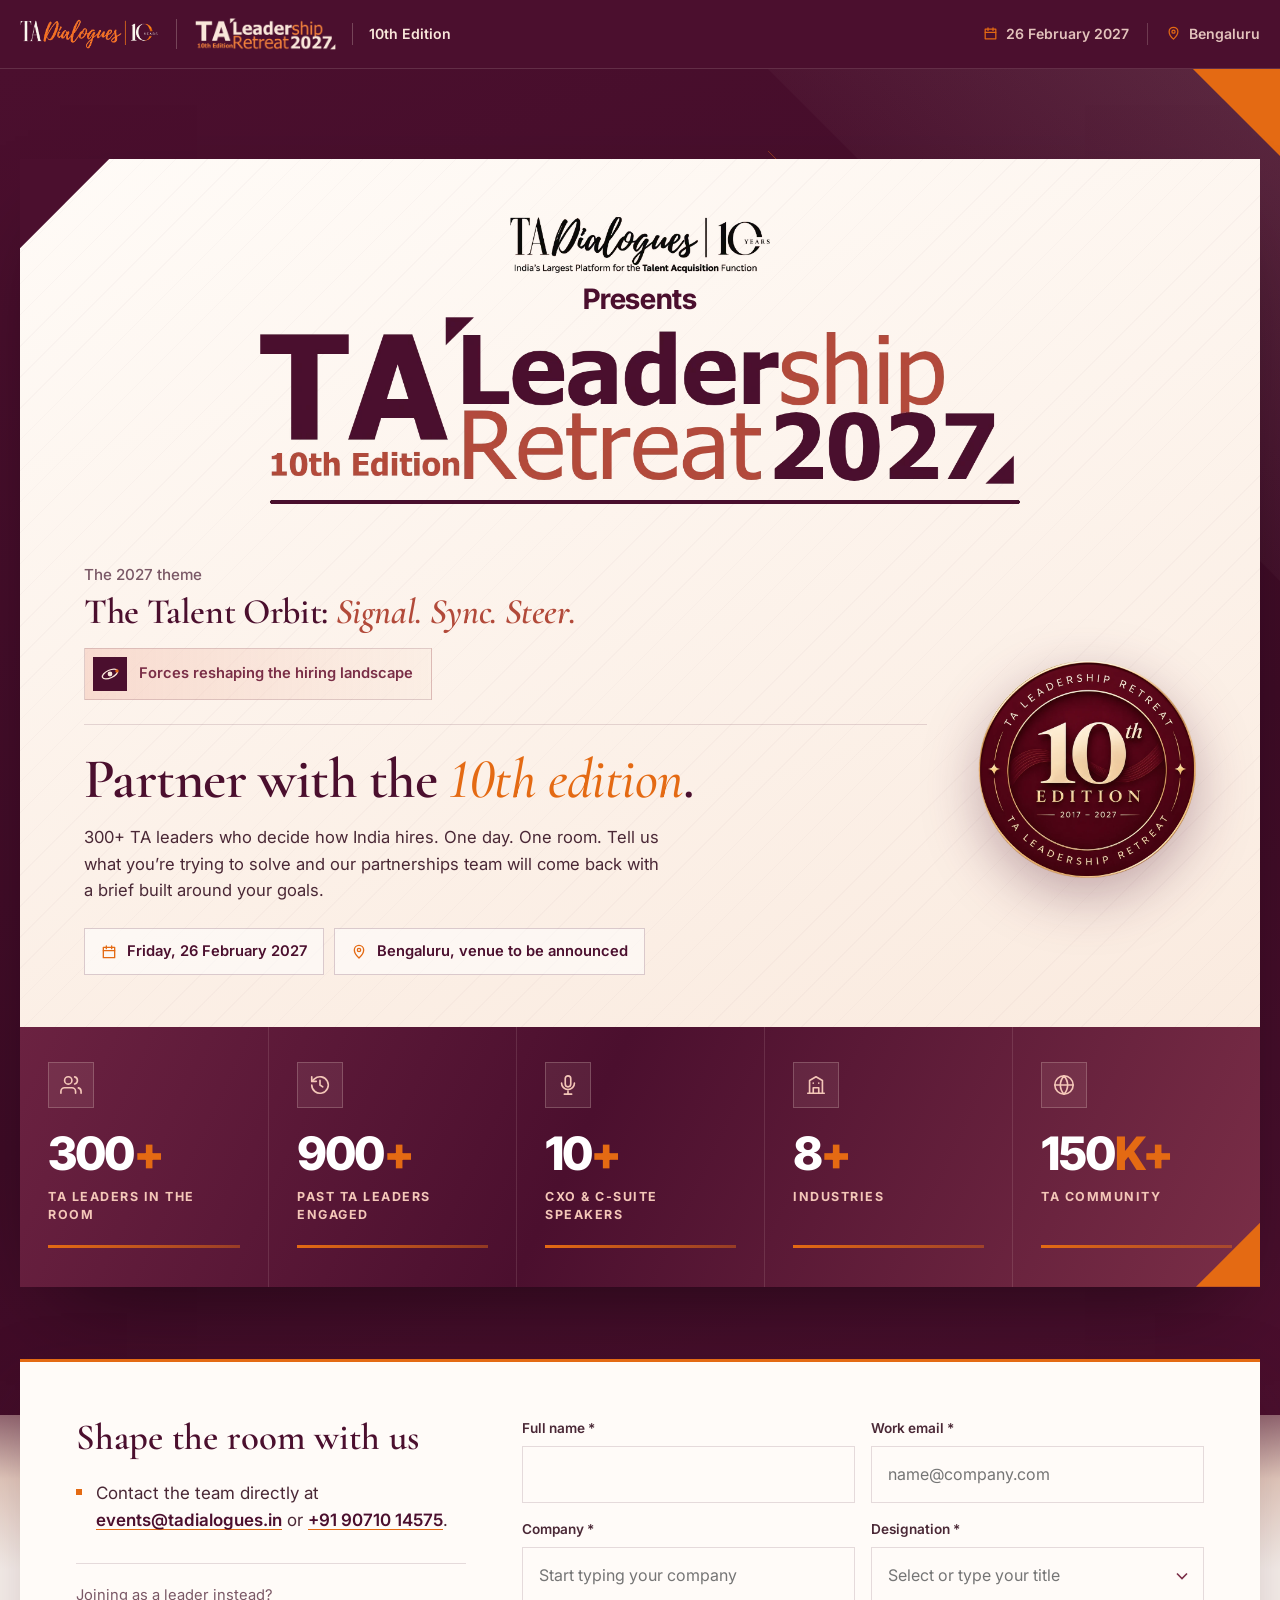
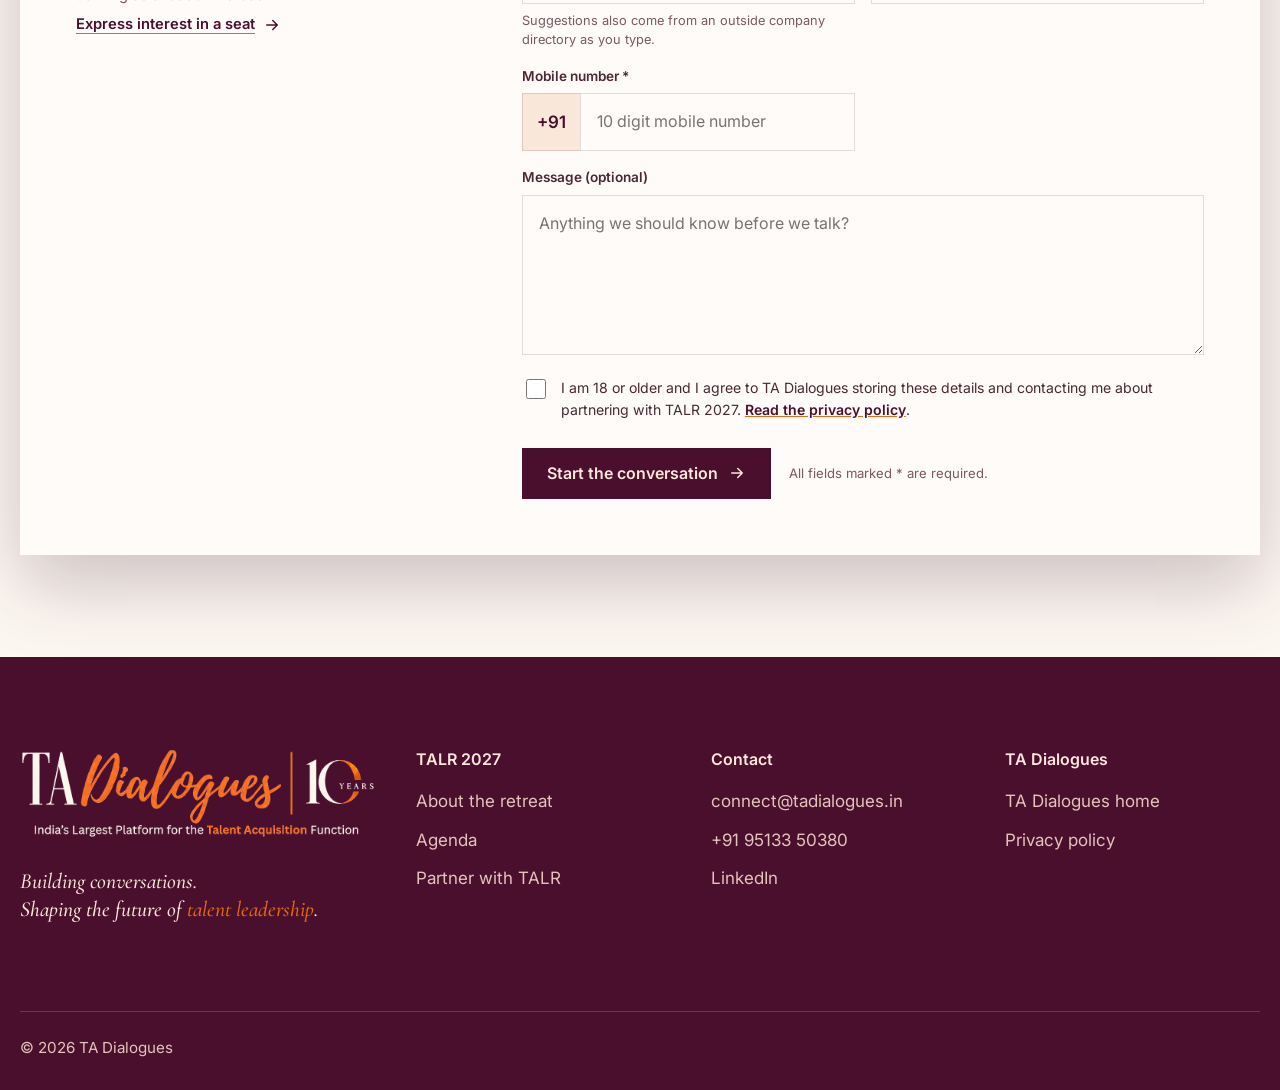
<file: partner-enquiry.html>
<!doctype html>
<html lang="en-IN">
<head>
<meta charset="utf-8">
<meta name="viewport" content="width=device-width, initial-scale=1, viewport-fit=cover">
<title>Partner with TALR 2027 | The TA Leadership Retreat</title>
<meta name="description" content="Partner with TALR 2027, the 10th edition of India's longest running retreat for senior TA leaders. 300+ leaders who decide how India hires. One day. One room.">
<link rel="canonical" href="https://talr-2027.tadialogues.in/partner-enquiry">
<meta name="robots" content="index, follow">
<meta name="theme-color" content="#4B0F2E">
<meta property="og:type" content="website">
<meta property="og:site_name" content="TA Dialogues">
<meta property="og:locale" content="en_IN">
<meta property="og:url" content="https://talr-2027.tadialogues.in/partner-enquiry">
<meta property="og:title" content="Partner with TALR 2027 | The TA Leadership Retreat">
<meta property="og:description" content="Partner with TALR 2027, the 10th edition of India's longest running retreat for senior TA leaders. 300+ leaders who decide how India hires. One day. One room.">
<meta property="og:image" content="https://talr-2027.tadialogues.in/assets/img/talr/brand/hero.webp">
<meta name="twitter:card" content="summary_large_image">
<link rel="icon" href="/assets/img/favicon.png" type="image/png">
<link rel="apple-touch-icon" href="/assets/img/favicon.png">
<link rel="preconnect" href="https://fonts.googleapis.com">
<link rel="preconnect" href="https://fonts.gstatic.com" crossorigin>
<link rel="stylesheet" href="https://fonts.googleapis.com/css2?family=Cormorant+Garamond:ital,wght@0,500;0,600;1,500;1,600&family=Inter+Tight:wght@400;500;600;700&family=Inter:wght@400;500;600;700&display=swap">
<link rel="stylesheet" href="/assets/css/style.css?v=3144033b0f">
<link rel="stylesheet" href="/assets/css/talr.css?v=3144033b0f">
</head>
<body class="reg" data-page="partner-form">

<a class="skip" href="#form">Skip to the form</a>

<header class="topbar">
  <div class="wrap">
    <a class="tb-tad" href="https://tadialogues.in/" aria-label="TA Dialogues home"><img src="/assets/img/logo-mark-on-dark.png" alt="TA Dialogues" width="926" height="202"></a>
    <a class="tb-brand" href="/">
      <img src="/assets/img/talr/brand/talr-lockup-on-dark.png" alt="TALR 2027, The TA Leadership Retreat" width="1312" height="297">
      <span>10th Edition</span>
    </a>
    <div class="tb-meta">
      <span><svg viewBox="0 0 24 24" fill="none" stroke="currentColor" stroke-width="2" stroke-linecap="round" stroke-linejoin="round" aria-hidden="true"><rect x="3.5" y="5" width="17" height="15.5"/><path d="M3.5 10h17M8 3v4M16 3v4"/></svg>26 February 2027</span>
      <span><svg viewBox="0 0 24 24" fill="none" stroke="currentColor" stroke-width="2" stroke-linecap="round" stroke-linejoin="round" aria-hidden="true"><path d="M12 21s7-6.2 7-12a7 7 0 10-14 0c0 5.8 7 12 7 12z"/><circle cx="12" cy="9" r="2.5"/></svg>Bengaluru</span>
    </div>
  </div>
</header>

<main id="main">
  <div class="rpage">
    <span data-wedge="tr" data-tone="dark" style="right:0;top:0;width:min(40vw,520px);height:min(40vw,520px)"></span>
    <section class="wrap rhero rhero2" aria-labelledby="r-title">
      <div class="rh-card">
        <span class="rc-cut" aria-hidden="true"></span>
        <div class="rc-logo"><div class="lk-presents" role="img" aria-label="TA Dialogues presents TA Leadership Retreat 2027, 10th Edition"><img class="lk-tad" src="/assets/img/talr/brand/talr-presents-tad.webp" alt="" width="447" height="97"><span class="lk-p" aria-hidden="true">Presents</span><img class="lk-talr" src="/assets/img/talr/brand/talr-presents-lockup.webp" alt="" width="1311" height="322"></div></div>
        <div class="rc-body">
          <div>
            <div class="theme">
              <p class="th-k">The 2027 theme</p>
              <p class="th-t">The Talent Orbit: <em>Signal. Sync. Steer.</em></p>
              <p class="th-pill"><span class="orb"><svg viewBox="0 0 24 24" fill="none" aria-hidden="true"><ellipse cx="12" cy="12" rx="9" ry="4.2" transform="rotate(-25 12 12)" stroke="currentColor" stroke-width="1.4"/><circle cx="12" cy="12" r="2.6" fill="currentColor"/><circle cx="19.6" cy="8.6" r="1.8" fill="#E46A13"/></svg></span>Forces reshaping the hiring landscape</p>
            </div>
            <h1 id="r-title">Partner with the <em>10th edition</em>.</h1>
            <p class="lede">300+ TA leaders who decide how India hires. One day. One room. Tell us what you’re trying to solve and our partnerships team will come back with a brief built around your goals.</p>
            <div class="rchips"><span><svg viewBox="0 0 24 24" fill="none" stroke="currentColor" stroke-width="2" stroke-linecap="round" stroke-linejoin="round" aria-hidden="true"><rect x="3.5" y="5" width="17" height="15.5"/><path d="M3.5 10h17M8 3v4M16 3v4"/></svg>Friday, 26 February 2027</span><span><svg viewBox="0 0 24 24" fill="none" stroke="currentColor" stroke-width="2" stroke-linecap="round" stroke-linejoin="round" aria-hidden="true"><path d="M12 21s7-6.2 7-12a7 7 0 10-14 0c0 5.8 7 12 7 12z"/><circle cx="12" cy="9" r="2.5"/></svg>Bengaluru, venue to be announced</span></div>
          </div>
          <span class="seal10 seal" role="img" aria-label="TA Leadership Retreat, 10th Edition, 2017 to 2027"><img class="s-base" src="/assets/img/talr/brand/seal-base.webp" alt="" width="720" height="720"><img class="s-ring" src="/assets/img/talr/brand/seal-ring.webp" alt="" width="720" height="720"></span>
        </div>
        <div class="rc-metrics" aria-label="TALR in numbers">
          <div class="rm" data-ic="room" data-reveal style="--d:0ms"><span class="ico"><svg viewBox="0 0 24 24" fill="none" stroke="currentColor" stroke-width="1.8" stroke-linecap="round" stroke-linejoin="round" aria-hidden="true"><path d="M17 21v-2a4 4 0 0 0-4-4H5a4 4 0 0 0-4 4v2"/><circle cx="9" cy="7" r="4"/><path d="M23 21v-2a4 4 0 0 0-3-3.87M16 3.13a4 4 0 0 1 0 7.75"/></svg></span><b>300<em>+</em></b><span class="lbl">TA leaders in the room</span><i class="bar" aria-hidden="true"></i></div>
          <div class="rm" data-ic="past" data-reveal style="--d:70ms"><span class="ico"><svg viewBox="0 0 24 24" fill="none" stroke="currentColor" stroke-width="1.8" stroke-linecap="round" stroke-linejoin="round" aria-hidden="true"><path d="M3 12a9 9 0 1 0 3-6.7L3 8"/><path d="M3 3v5h5"/><path d="M12 7v5l3 2"/></svg></span><b>900<em>+</em></b><span class="lbl">Past TA leaders engaged</span><i class="bar" aria-hidden="true"></i></div>
          <div class="rm" data-ic="mic" data-reveal style="--d:140ms"><span class="ico"><svg viewBox="0 0 24 24" fill="none" stroke="currentColor" stroke-width="1.8" stroke-linecap="round" stroke-linejoin="round" aria-hidden="true"><rect x="9" y="2" width="6" height="12" rx="3"/><path d="M5 10a7 7 0 0 0 14 0M12 19v3M8 22h8"/></svg></span><b>10<em>+</em></b><span class="lbl">CXO &amp; C-suite speakers</span><i class="bar" aria-hidden="true"></i></div>
          <div class="rm" data-ic="ind" data-reveal style="--d:210ms"><span class="ico"><svg viewBox="0 0 24 24" fill="none" stroke="currentColor" stroke-width="1.8" stroke-linecap="round" stroke-linejoin="round" aria-hidden="true"><path d="M3 21h18M5 21V7l7-4 7 4v14"/><path d="M9 21v-6h6v6M9 10h.01M15 10h.01"/></svg></span><b>8<em>+</em></b><span class="lbl">Industries</span><i class="bar" aria-hidden="true"></i></div>
          <div class="rm" data-ic="globe" data-reveal style="--d:280ms"><span class="ico"><svg viewBox="0 0 24 24" fill="none" stroke="currentColor" stroke-width="1.8" stroke-linecap="round" stroke-linejoin="round" aria-hidden="true"><circle cx="12" cy="12" r="10"/><path d="M2 12h20M12 2a15.3 15.3 0 0 1 4 10 15.3 15.3 0 0 1-4 10 15.3 15.3 0 0 1-4-10 15.3 15.3 0 0 1 4-10z"/></svg></span><b>150<em>K+</em></b><span class="lbl">TA community</span><i class="bar" aria-hidden="true"></i></div>
          <span class="rc-corner" aria-hidden="true"></span>
        </div>
      </div>
    </section>
  </div>

  <div class="band" id="form">
    <div class="wrap band-in">
      <section class="panel form-wrap" aria-label="Partnership enquiry">
        <div class="pbody" data-talr-form="partner" data-placement="standalone" data-alt="/register"></div>
      </section>
    </div>
  </div>
</main>

<footer class="footer tfoot">
  <div class="wrap">
    <div class="f-top">
      <div>
        <a class="f-logo" href="https://tadialogues.in/"><img src="/assets/img/logo-on-dark.png" alt="TA Dialogues, India's Largest Platform for the Talent Acquisition Function" width="930" height="240"></a>
        <p class="f-statement">Building conversations.<br>Shaping the future of <em>talent leadership</em>.</p>
      </div>
      <nav aria-label="TALR 2027">
        <h3>TALR 2027</h3>
        <ul>
          <li><a href="/">About the retreat</a></li>
          <li><a href="/#agenda">Agenda</a></li>
          <li><a href="/partners">Partner with TALR</a></li>
        </ul>
      </nav>
      <div>
        <h3>Contact</h3>
        <ul>
          <li><a href="mailto:connect@tadialogues.in">connect@tadialogues.in</a></li>
          <li><a href="tel:+919513350380">+91 95133 50380</a></li>
          <li><a href="https://www.linkedin.com/company/ta-dialogues/" rel="noopener">LinkedIn</a></li>
        </ul>
      </div>
      <nav aria-label="TA Dialogues">
        <h3>TA Dialogues</h3>
        <ul>
          <li><a href="https://tadialogues.in/">TA Dialogues home</a></li>
          <li><a href="/privacy-policy">Privacy policy</a></li>
        </ul>
      </nav>
    </div>
    <div class="f-bottom"><span>© 2026 TA Dialogues</span></div>
  </div>
</footer>

<script src="/assets/js/data/talr-2027.js?v=3144033b0f"></script>
<script src="/assets/js/talr.js?v=3144033b0f"></script>
<script src="/assets/js/script.js?v=3144033b0f"></script>
<script src="/assets/js/data/form-data.js?v=3144033b0f"></script>
<script src="/assets/js/data/form-overrides.js?v=3144033b0f"></script>
<script src="/assets/js/talr-forms.js?v=3144033b0f"></script>
</body>
</html>
</file>
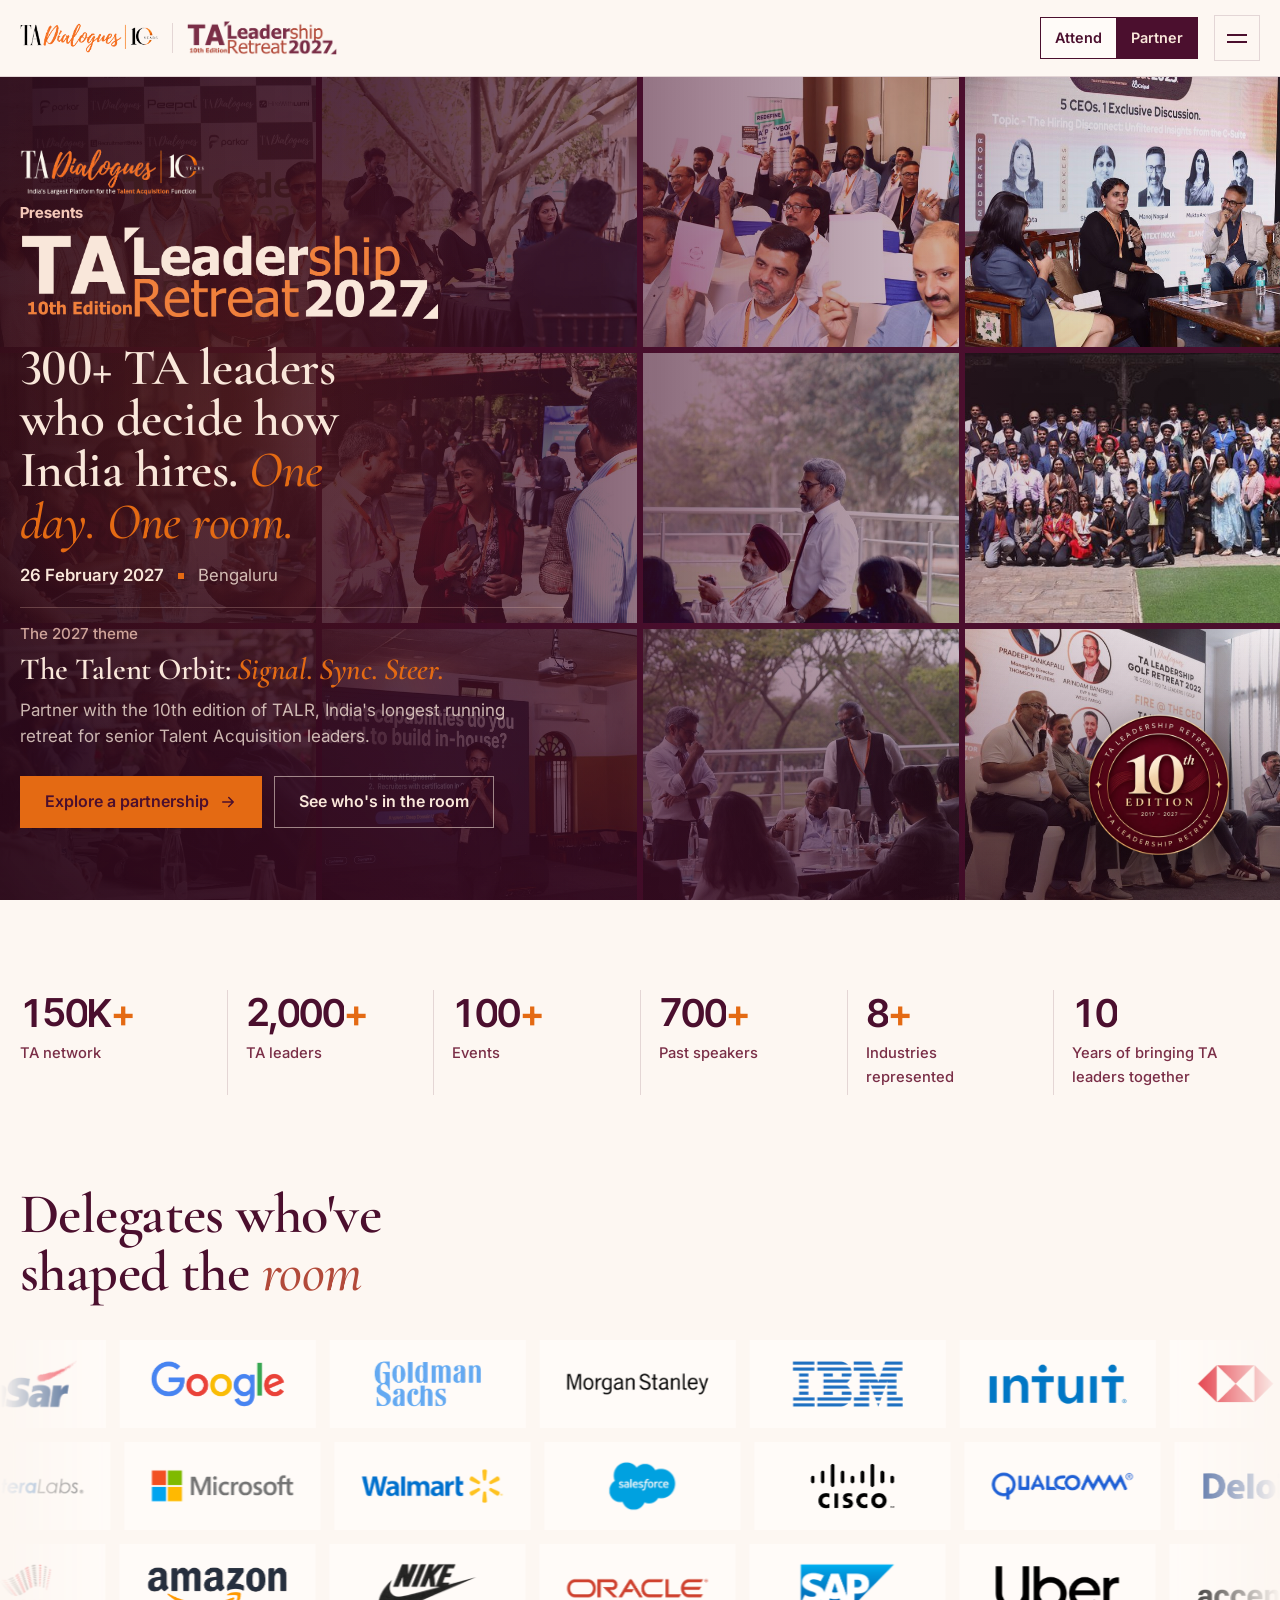
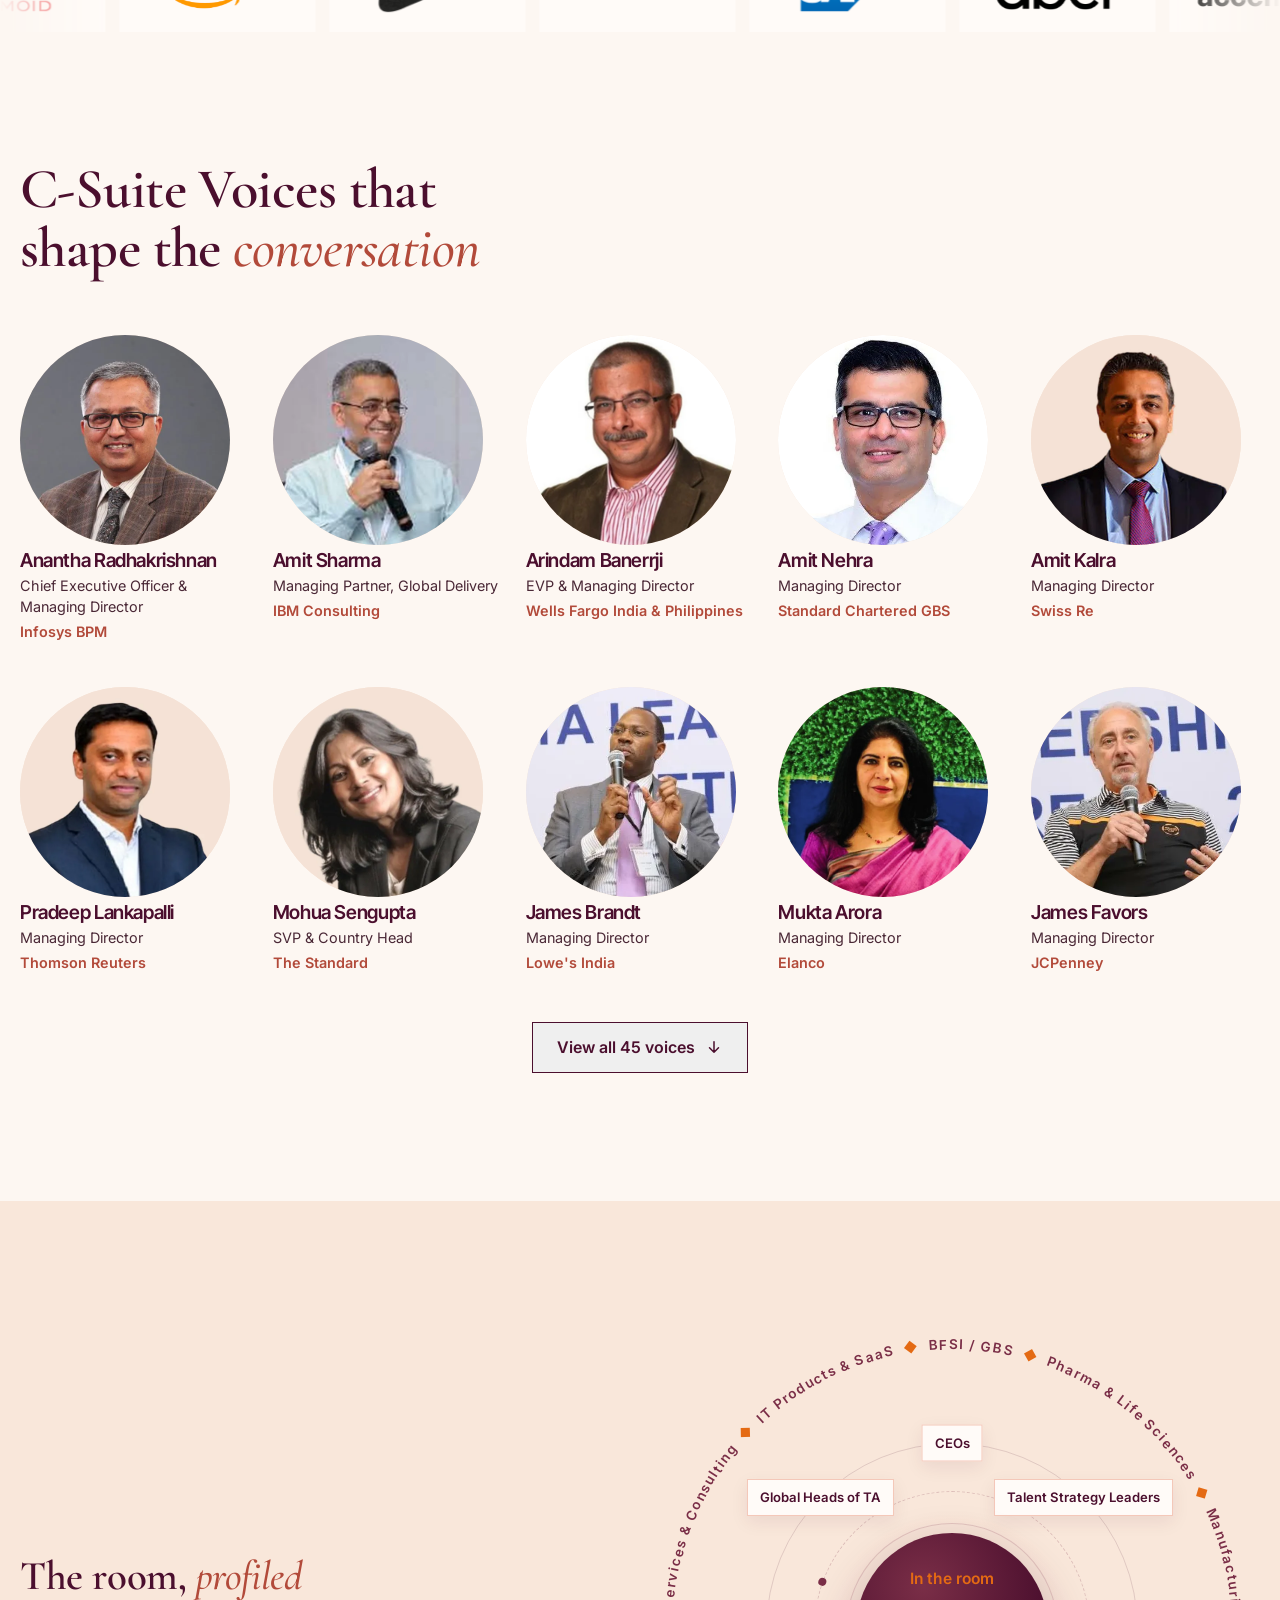
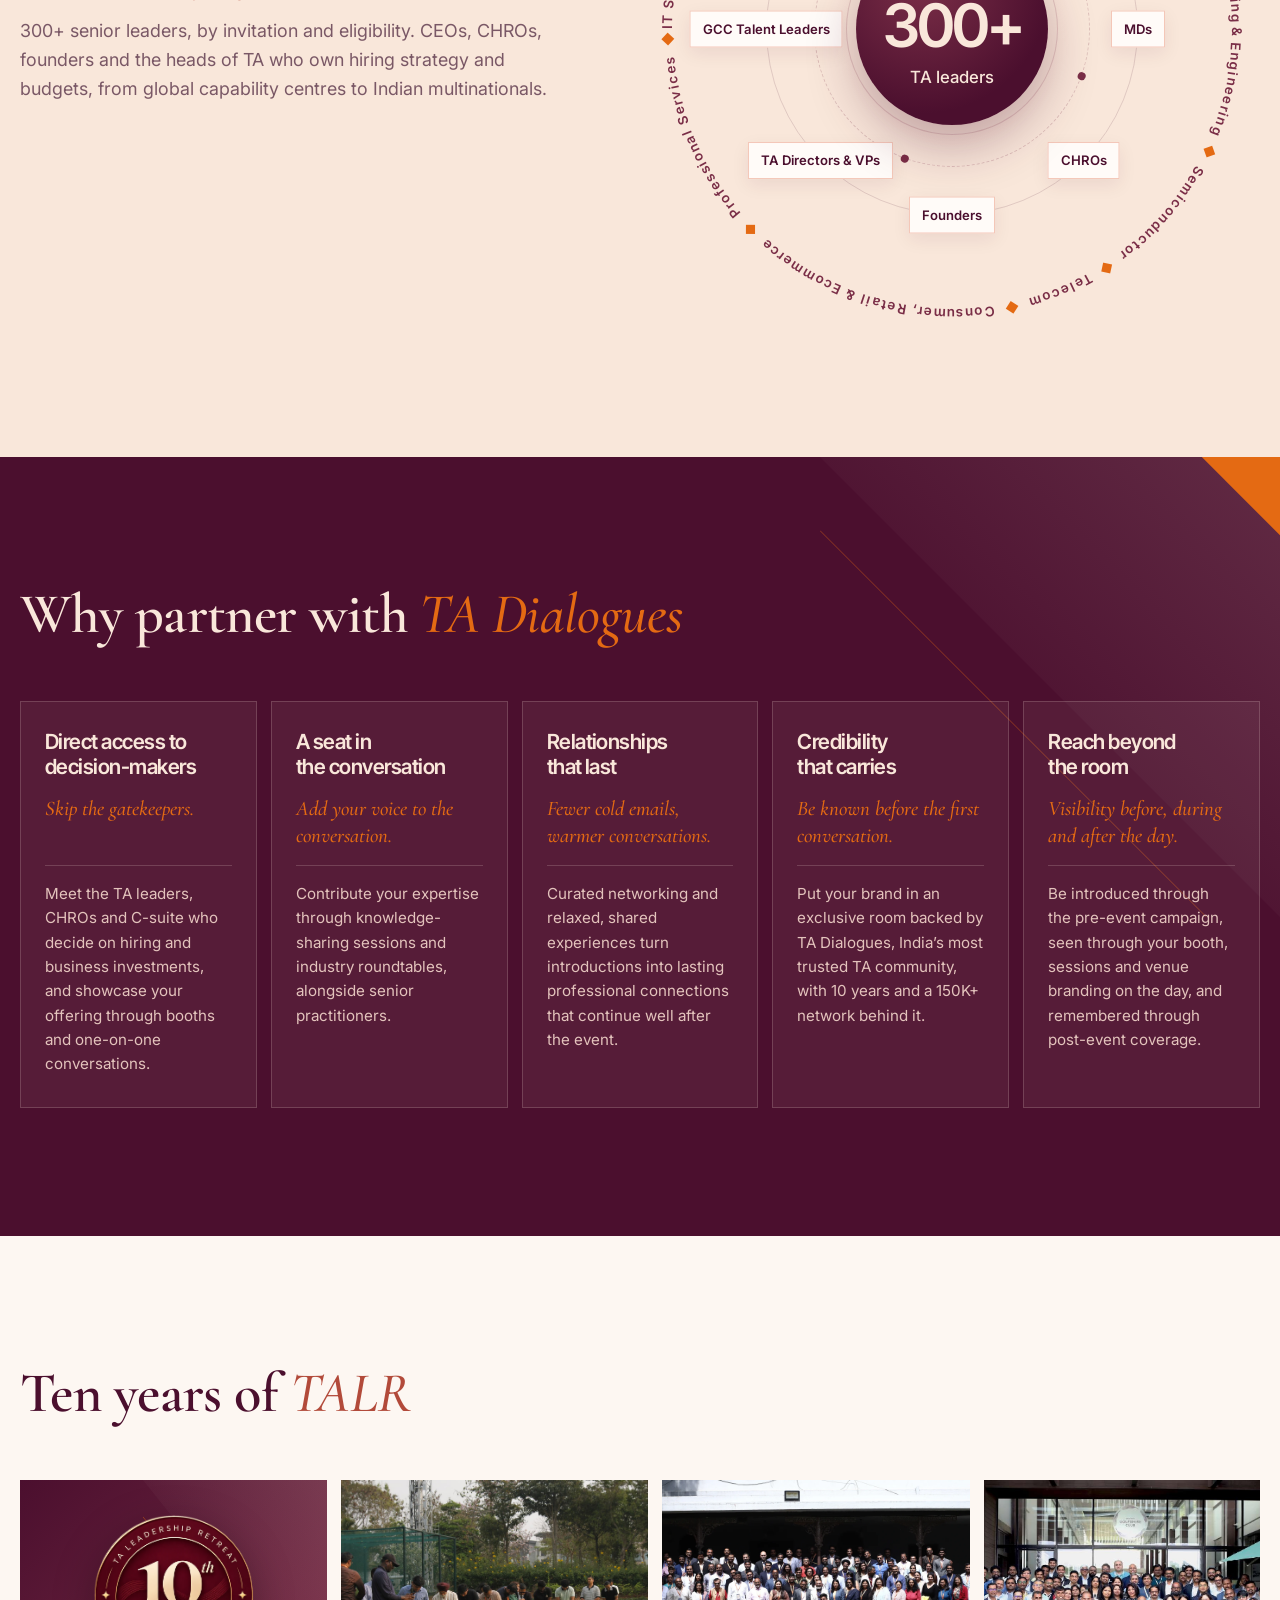
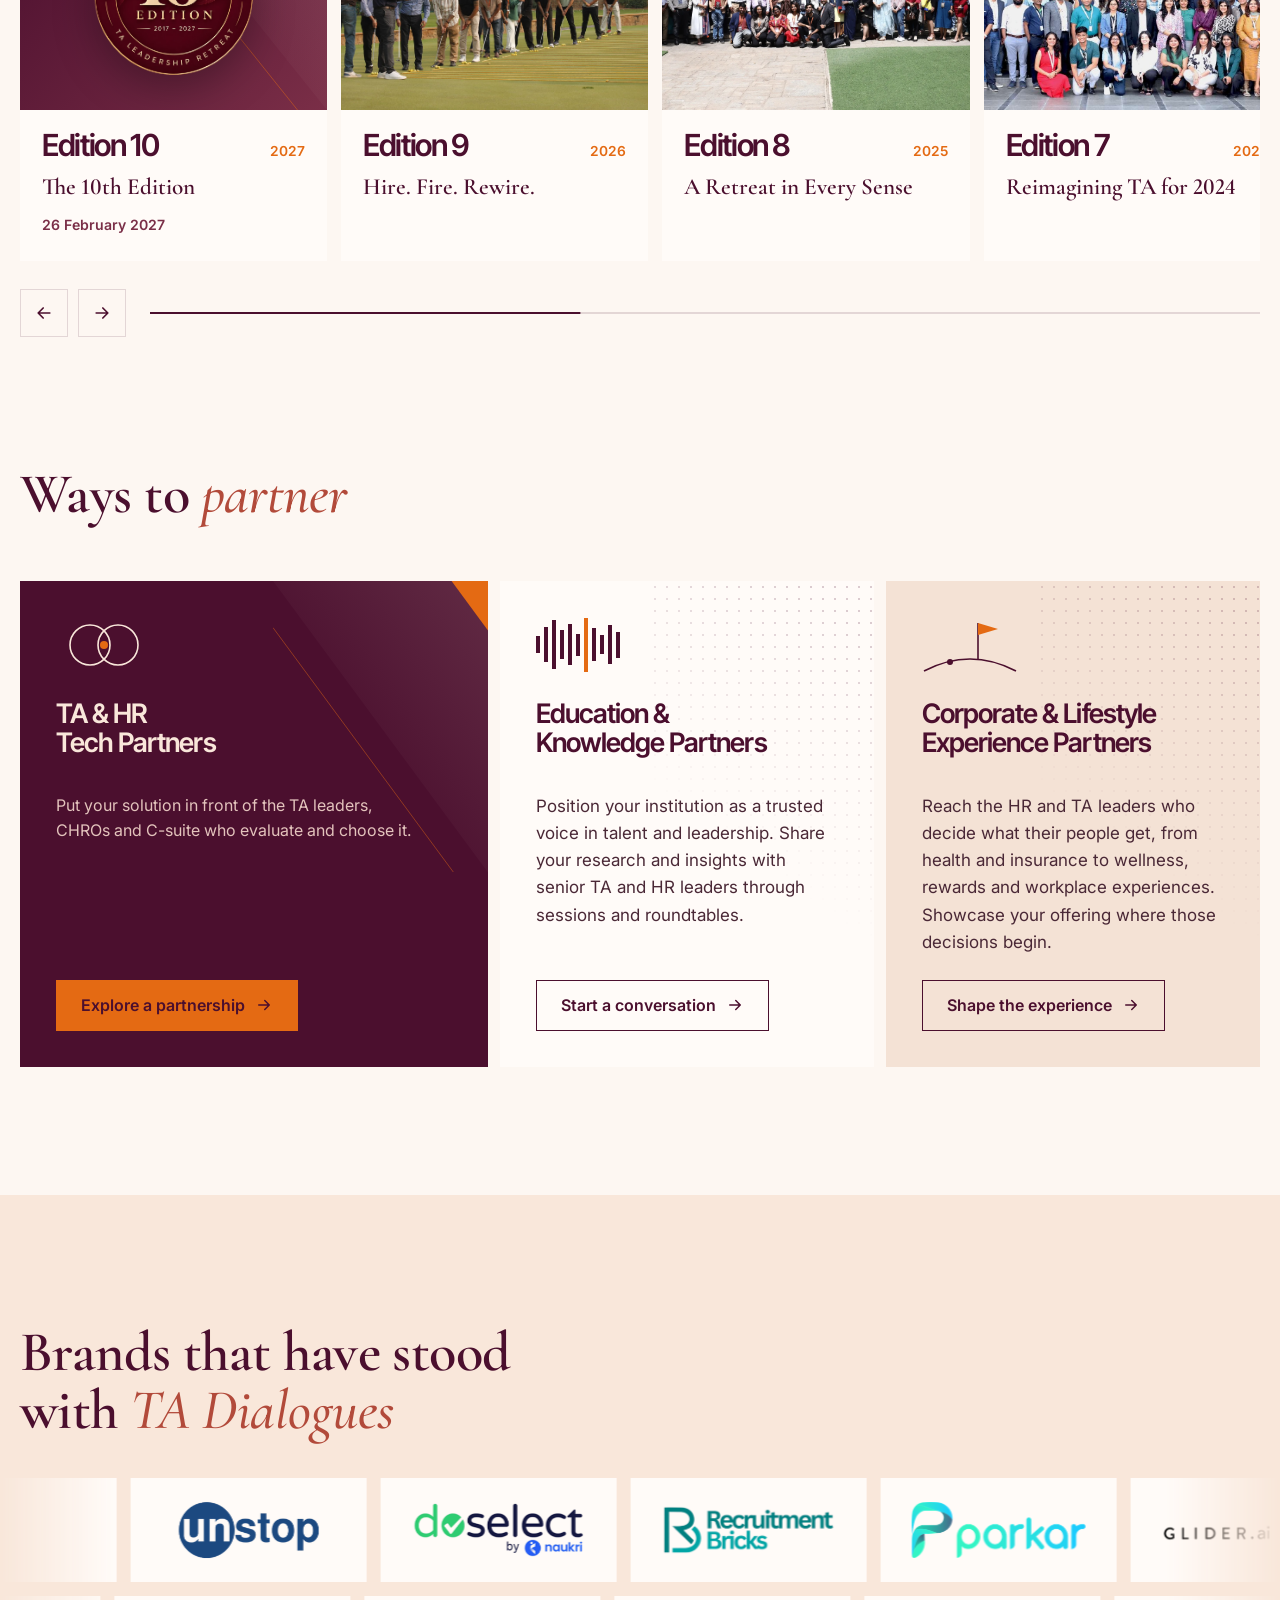
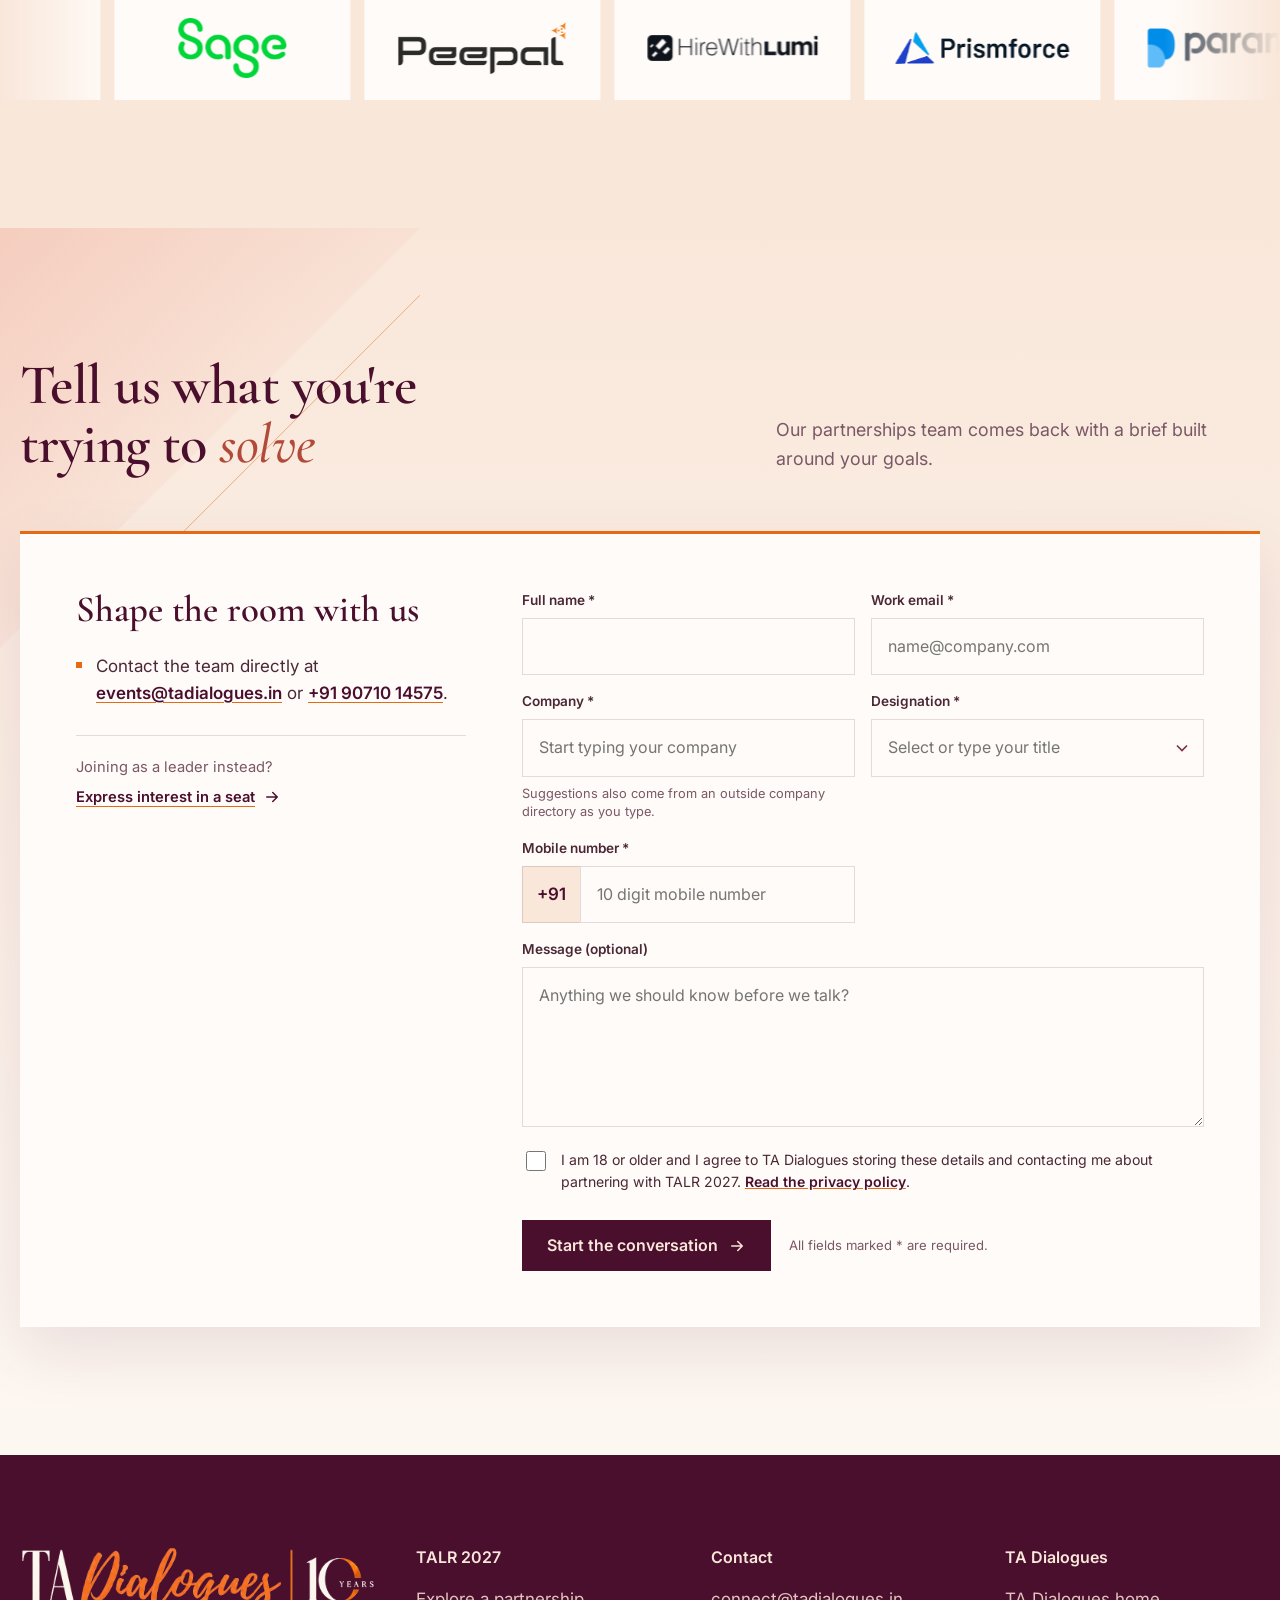
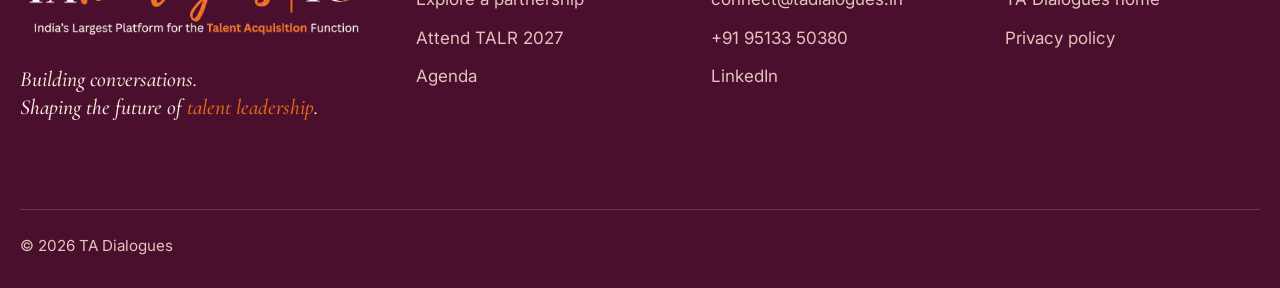
<file: partners.html>
<!doctype html>
<html lang="en-IN">
<head>
<meta charset="utf-8">
<meta name="viewport" content="width=device-width, initial-scale=1, viewport-fit=cover">
<title>Partner with TALR 2027, The TA Leadership Retreat | TA Dialogues</title>
<meta name="description" content="Partner with TALR 2027, the 10th edition of India's longest running retreat for senior talent acquisition leaders. 300+ TA leaders, CHROs and CXOs who decide how India hires. One day. One room.">
<link rel="canonical" href="https://talr-2027.tadialogues.in/partners">
<meta name="robots" content="index, follow">
<meta name="theme-color" content="#FDF7F2">

<meta property="og:type" content="website">
<meta property="og:site_name" content="TA Dialogues">
<meta property="og:locale" content="en_IN">
<meta property="og:url" content="https://talr-2027.tadialogues.in/partners">
<meta property="og:title" content="Partner with TALR 2027 | TA Dialogues">
<meta property="og:description" content="300+ TA leaders who decide how India hires. One day. One room.">
<meta property="og:image" content="https://talr-2027.tadialogues.in/assets/img/talr/brand/hero.webp">
<meta name="twitter:card" content="summary_large_image">

<link rel="icon" href="/assets/img/favicon.png" type="image/png">
<link rel="apple-touch-icon" href="/assets/img/favicon.png">
<link rel="preconnect" href="https://fonts.googleapis.com">
<link rel="preconnect" href="https://fonts.gstatic.com" crossorigin>
<link rel="stylesheet" href="https://fonts.googleapis.com/css2?family=Cormorant+Garamond:ital,wght@0,500;0,600;1,500;1,600&family=Inter+Tight:wght@400;500;600;700&family=Inter:wght@400;500;600;700&display=swap">
<link rel="stylesheet" href="/assets/css/style.css?v=3144033b0f">
<link rel="stylesheet" href="/assets/css/talr.css?v=3144033b0f">

<script type="application/ld+json">
{
  "@context": "https://schema.org",
  "@type": "BreadcrumbList",
  "itemListElement": [
    { "@type": "ListItem", "position": 1, "name": "TA Dialogues", "item": "https://tadialogues.in/" },
    { "@type": "ListItem", "position": 2, "name": "TALR 2027", "item": "https://talr-2027.tadialogues.in/" },
    { "@type": "ListItem", "position": 3, "name": "Partner with TALR", "item": "https://talr-2027.tadialogues.in/partners" }
  ]
}
</script>
</head>
<body data-talr-tab="Partner with us|#p-enquire|partner" data-page="partner">

<a class="skip" href="#main">Skip to content</a>

<header class="nav tnav" id="nav">
  <div class="nav-inner wrap">
    <div class="nav-left">
      <a class="nav-tad" href="https://tadialogues.in/" aria-label="TA Dialogues home"><img src="/assets/img/logo-mark-on-light.png" alt="TA Dialogues" width="926" height="202"></a>
      <a class="brand" href="#top"><img src="/assets/img/talr/brand/talr-logo-nav.png" alt="TALR, The TA Leadership Retreat" width="1312" height="297"></a>
    </div>
    <div class="seg seg-quick" role="group" aria-label="Choose your view">
      <a href="/">Attend</a><a href="/partners" aria-current="page">Partner</a>
    </div>
    <button class="nav-toggle" type="button" aria-expanded="false" aria-controls="nav-links" aria-label="Open menu"><span></span><span></span></button>
    <ul class="nav-links" id="nav-links">
      <li><a href="#p-room"><span>The Room</span></a></li>
      <li><a href="#p-speakers"><span>Speakers</span></a></li>
      <li><a href="#p-profile"><span>Audience</span></a></li>
      <li><a href="#p-why"><span>Why Partner</span></a></li>
      <li><a href="#p-editions"><span>Editions</span></a></li>
      <li><a href="#p-ways"><span>Ways to Partner</span></a></li>
      <li class="nav-seg"><div class="seg" role="group" aria-label="Choose your view"><a href="/">Attend</a><a href="/partners" aria-current="page">Partner</a></div></li>
      <li class="nav-cta"><a class="btn btn-plum btn-sm" href="#p-enquire">Explore a partnership</a></li>
    </ul>
  </div>
</header>

<main id="main">

  <!-- Hero: a grid of TALR photos that turn a few at a time (as on Roundtables), plum on the left fading clear to the right -->
  <section class="tlh" id="top" aria-labelledby="p-title">
    <div class="tlh-grid" data-collage-flip data-max="3" data-pool="/assets/img/photos/hq/talr-2026/04-800.jpg|/assets/img/photos/hq/talr-2026/05-800.jpg|/assets/img/photos/hq/talr-2026/06-800.jpg|/assets/img/photos/hq/talr-2026/07-800.jpg|/assets/img/photos/hq/talr-2026/08-800.jpg|/assets/img/photos/hq/talr-2026/09-800.jpg|/assets/img/photos/hq/talr-2026/10-800.jpg|/assets/img/photos/hq/talr-2026/11-800.jpg|/assets/img/photos/hq/talr-2026/12-800.jpg|/assets/img/photos/hq/talr-2026/13-800.jpg|/assets/img/photos/hq/talr-2026/14-800.jpg|/assets/img/photos/hq/talr-2026/15-800.jpg|/assets/img/photos/hq/talr-2026/16-800.jpg|/assets/img/photos/hq/talr-2025/01-800.jpg|/assets/img/photos/hq/talr-2025/02-800.jpg|/assets/img/photos/hq/talr-2025/14-800.jpg|/assets/img/photos/hq/talr-2025/15-800.jpg|/assets/img/photos/hq/talr-2025/16-800.jpg|/assets/img/photos/hq/talr-2025/17-800.jpg|/assets/img/photos/hq/talr-2025/18-800.jpg|/assets/img/photos/hq/talr-2025/19-800.jpg|/assets/img/photos/hq/talr-2025/20-800.jpg|/assets/img/photos/hq/talr-2025/21-800.jpg|/assets/img/photos/hq/talr-2025/22-800.jpg|/assets/img/photos/hq/talr-2025/24-800.jpg|/assets/img/photos/hq/talr-2025/25-800.jpg|/assets/img/photos/hq/talr-2025/26-800.jpg|/assets/img/photos/hq/talr-2025/27-800.jpg|/assets/img/photos/hq/talr-2025/28-800.jpg|/assets/img/photos/hq/talr-2025/29-800.jpg|/assets/img/photos/hq/talr-2025/30-800.jpg|/assets/img/photos/hq/talr-2025/31-800.jpg|/assets/img/photos/hq/talr-2025/32-800.jpg|/assets/img/photos/hq/talr-2025/33-800.jpg|/assets/img/photos/hq/talr-2025/34-800.jpg|/assets/img/photos/hq/talr-2025/35-800.jpg|/assets/img/photos/hq/talr-2025/36-800.jpg|/assets/img/photos/hq/talr-2024/01-800.jpg|/assets/img/photos/hq/talr-2024/02-800.jpg|/assets/img/photos/hq/talr-2023/01-800.jpg|/assets/img/photos/hq/talr-2022/01-800.jpg|/assets/img/photos/hq/talr-2022/02-800.jpg|/assets/img/photos/hq/talr-2022/03-800.jpg|/assets/img/photos/hq/talr-2022/04-800.jpg|/assets/img/photos/hq/talr-2022/05-800.jpg|/assets/img/photos/hq/talr-2022/06-800.jpg|/assets/img/photos/hq/talr-2022/07-800.jpg|/assets/img/photos/hq/talr-2022/09-800.jpg|/assets/img/photos/hq/talr-2022/10-800.jpg|/assets/img/photos/hq/talr-2022/11-800.jpg|/assets/img/photos/hq/talr-2022/12-800.jpg|/assets/img/photos/hq/talr-2022/13-800.jpg|/assets/img/photos/hq/talr-2022/14-800.jpg|/assets/img/photos/hq/talr-2022/16-800.jpg|/assets/img/photos/hq/talr-2022/17-800.jpg|/assets/img/photos/hq/talr-2022/18-800.jpg|/assets/img/photos/hq/talr-2022/19-800.jpg|/assets/img/photos/hq/talr-2022/20-800.jpg|/assets/img/photos/hq/talr-2022/21-800.jpg|/assets/img/photos/hq/talr-2022/22-800.jpg|/assets/img/photos/hq/talr-2022/23-800.jpg|/assets/img/photos/hq/talr-2022/24-800.jpg" aria-hidden="true"><figure class="cf tg-1"><div class="cf-in"><div class="cf-a"><img src="/assets/img/photos/hq/talr-2026/07-800.jpg" alt="" decoding="async"></div><div class="cf-b"><img alt="" decoding="async"></div></div></figure><figure class="cf tg-2"><div class="cf-in"><div class="cf-a"><img src="/assets/img/photos/hq/talr-2025/29-800.jpg" alt="" decoding="async"></div><div class="cf-b"><img alt="" decoding="async"></div></div></figure><figure class="cf tg-3"><div class="cf-in"><div class="cf-a"><img src="/assets/img/photos/hq/talr-2026/05-800.jpg" alt="" decoding="async"></div><div class="cf-b"><img alt="" decoding="async"></div></div></figure><figure class="cf tg-4"><div class="cf-in"><div class="cf-a"><img src="/assets/img/photos/hq/talr-2025/24-800.jpg" alt="" decoding="async"></div><div class="cf-b"><img alt="" decoding="async"></div></div></figure><figure class="cf tg-5"><div class="cf-in"><div class="cf-a"><img src="/assets/img/photos/hq/talr-2026/12-800.jpg" alt="" decoding="async"></div><div class="cf-b"><img alt="" decoding="async"></div></div></figure><figure class="cf tg-6"><div class="cf-in"><div class="cf-a"><img src="/assets/img/photos/hq/talr-2025/14-800.jpg" alt="" decoding="async"></div><div class="cf-b"><img alt="" decoding="async"></div></div></figure><figure class="cf tg-7"><div class="cf-in"><div class="cf-a"><img src="/assets/img/photos/hq/talr-2026/09-800.jpg" alt="" decoding="async"></div><div class="cf-b"><img alt="" decoding="async"></div></div></figure><figure class="cf tg-8"><div class="cf-in"><div class="cf-a"><img src="/assets/img/photos/hq/talr-2025/01-800.jpg" alt="" decoding="async"></div><div class="cf-b"><img alt="" decoding="async"></div></div></figure><figure class="cf tg-9"><div class="cf-in"><div class="cf-a"><img src="/assets/img/photos/hq/talr-2026/14-800.jpg" alt="" decoding="async"></div><div class="cf-b"><img alt="" decoding="async"></div></div></figure><figure class="cf tg-10"><div class="cf-in"><div class="cf-a"><img src="/assets/img/photos/hq/talr-2025/18-800.jpg" alt="" decoding="async"></div><div class="cf-b"><img alt="" decoding="async"></div></div></figure><figure class="cf tg-11"><div class="cf-in"><div class="cf-a"><img src="/assets/img/photos/hq/talr-2026/10-800.jpg" alt="" decoding="async"></div><div class="cf-b"><img alt="" decoding="async"></div></div></figure><figure class="cf tg-12"><div class="cf-in"><div class="cf-a"><img src="/assets/img/photos/hq/talr-2022/04-800.jpg" alt="" decoding="async"></div><div class="cf-b"><img alt="" decoding="async"></div></div></figure></div>
    <div class="tlh-veil" aria-hidden="true"></div>
    <div class="wrap tlh-in">
      <div class="tlh-copy">
        <div class="tlh-lock" role="img" aria-label="TA Dialogues presents TA Leadership Retreat 2027, 10th Edition"><img class="tlh-tad" src="/assets/img/logo-on-dark.png" alt="" width="930" height="240"><span class="tlh-p" aria-hidden="true">Presents</span><img class="tlh-talr" src="/assets/img/talr/brand/talr-lockup-on-dark.png" alt="" width="1312" height="297"></div>
        <h1 id="p-title">300+ TA leaders who decide how India hires. <em>One day. One room.</em></h1>
        <p class="when"><strong>26 February 2027</strong><i aria-hidden="true"></i>Bengaluru</p>
        <div class="tlh-theme"><p class="th-k">The 2027 theme</p><p class="th-t">The Talent Orbit: <em>Signal. Sync. Steer.</em></p></div>
        <p class="tlh-tag">Partner with the 10th edition of TALR, India's longest running retreat for senior Talent Acquisition leaders.</p>
        <div class="tlh-act"><div class="ctas"><a class="btn btn-talr" href="#p-enquire">Explore a partnership <svg viewBox="0 0 24 24" fill="none" stroke="currentColor" stroke-width="2" stroke-linecap="round" stroke-linejoin="round" aria-hidden="true"><path d="M5 12h14M13 6l6 6-6 6"/></svg></a><a class="btn tlh-ghost" href="#p-room">See who's in the room</a></div></div>
      </div>
    </div>
    <span class="seal10 tlh-seal" role="img" aria-label="TA Leadership Retreat, 10th Edition, 2017 to 2027"><img class="s-base" src="/assets/img/talr/brand/seal-base.webp" alt="" width="720" height="720"><img class="s-ring" src="/assets/img/talr/brand/seal-ring.webp" alt="" width="720" height="720"></span>
  </section>

  <!-- Credibility -->
  <section class="section" id="p-cred" aria-label="TA Dialogues in numbers" style="padding-block:clamp(56px,7vw,96px)">
    <div class="wrap"><div class="cred" data-platform="cred"></div></div>
  </section>

  <!-- The room -->
  <section class="section walls" id="p-room" aria-labelledby="room-title" style="padding-top:0">
    <div class="wrap"><div class="s-head wall-head" data-reveal><h2 id="room-title">Delegates who've shaped the <em>room</em></h2></div></div>
    <div class="wall">
      <div class="mq fade" data-marquee data-dir="-1" data-speed="0.3"><div class="track" data-logo-group="attendees" data-row="0" data-rows="3"></div></div>
      <div class="mq fade" data-marquee data-dir="1" data-speed="0.26"><div class="track" data-logo-group="attendees" data-row="1" data-rows="3"></div></div>
      <div class="mq fade" data-marquee data-dir="-1" data-speed="0.34"><div class="track" data-logo-group="attendees" data-row="2" data-rows="3"></div></div>
    </div>
  </section>

  <!-- Speakers -->
  <section class="section" id="p-speakers" aria-labelledby="s-title" style="padding-top:0">
    <div class="wrap">
      <div class="s-head" data-reveal>
        <h2 id="s-title">C-Suite Voices that shape the <em>conversation</em></h2>
      </div>
      <div class="wall-sp" data-speakers aria-live="polite"></div>
      <div class="more-row">
        <button class="btn btn-outline" type="button" data-speakers-more>View all voices <svg viewBox="0 0 24 24" fill="none" stroke="currentColor" stroke-width="2" stroke-linecap="round" stroke-linejoin="round" aria-hidden="true"><path d="M12 5v14M6 13l6 6 6-6"/></svg></button>
      </div>
    </div>
  </section>

  <!-- The room, profiled -->
  <section class="section on-champ" id="p-profile" aria-labelledby="pr-title" style="overflow:hidden">
    <div class="wrap">
      <div class="profiled">
        <div class="copy" data-reveal>
          <h2 id="pr-title" class="h-sm">The room, <em>profiled</em></h2>
          <p class="lead">300+ senior leaders, by invitation and eligibility. CEOs, CHROs, founders and the heads of TA who own hiring strategy and budgets, from global capability centres to Indian multinationals.</p>
        </div>
        <div class="orbit" data-orbit data-value="300+" role="img" aria-label="Roles in the room: CEOs, Talent Strategy Leaders, MDs, CHROs, Founders, TA Directors and VPs, GCC Talent Leaders, Global Heads of TA. Industries: IT Services and Consulting, IT Products and SaaS, BFSI and GBS, Pharma and Life Sciences, Manufacturing and Engineering, Semiconductor, Telecom, Consumer, Retail and Ecommerce, Professional Services"></div>
      </div>
    </div>
  </section>

  <!-- Why partner -->
  <section class="section dark on-dark" id="p-why" aria-labelledby="w-title">
    <span data-wedge="tr" data-tone="dark" style="right:0;top:0;width:min(36vw,460px);height:min(36vw,460px)"></span>
    <div class="wrap" style="position:relative">
      <div class="s-head" data-reveal>
        <h2 id="w-title">Why partner with <em>TA Dialogues</em></h2>
      </div>
      <div class="why5" data-why></div>
    </div>
  </section>

  <!-- Editions -->
  <section class="section" id="p-editions" aria-labelledby="ed-title">
    <div class="wrap">
      <div class="s-head" data-reveal>
        <h2 id="ed-title">Ten years of <em>TALR</em></h2>
      </div>
      <div class="erail-wrap" data-reveal>
        <div class="erail" data-erail tabindex="0" aria-label="TALR editions"></div>
        <div class="erail-ctl">
          <button class="q-btn" type="button" data-erail-go="-1" aria-label="Previous editions"><svg viewBox="0 0 24 24" fill="none" stroke="currentColor" stroke-width="2" stroke-linecap="round" stroke-linejoin="round" aria-hidden="true"><path d="M19 12H5M11 6l-6 6 6 6"/></svg></button>
          <button class="q-btn" type="button" data-erail-go="1" aria-label="Next editions"><svg viewBox="0 0 24 24" fill="none" stroke="currentColor" stroke-width="2" stroke-linecap="round" stroke-linejoin="round" aria-hidden="true"><path d="M5 12h14M13 6l6 6-6 6"/></svg></button>
          <div class="q-bar erail-bar" aria-hidden="true"><i></i></div>
        </div>
      </div>
    </div>
  </section>

  <!-- Ways to partner -->
  <section class="section" id="p-ways" aria-labelledby="wy-title" style="padding-top:0">
    <div class="wrap">
      <div class="s-head" data-reveal>
        <h2 id="wy-title">Ways to <em>partner</em></h2>
      </div>
      <div class="ways" data-ways></div>
    </div>
  </section>

  <!-- Partners who've built with us -->
  <section class="section walls on-champ" id="p-built" aria-labelledby="b-title">
    <div class="wrap"><div class="s-head wall-head" data-reveal><h2 id="b-title">Brands that have stood with <em>TA Dialogues</em></h2></div></div>
    <div class="wall wall-lg">
      <div class="mq fade" data-marquee data-dir="1" data-speed="0.3"><div class="track" data-logo-group="partners" data-row="0" data-rows="2"></div></div>
      <div class="mq fade" data-marquee data-dir="-1" data-speed="0.28"><div class="track" data-logo-group="partners" data-row="1" data-rows="2"></div></div>
    </div>
  </section>

  <!-- Enquiry -->
  <section class="section enq" id="p-enquire" aria-labelledby="pe-title">
    <span data-wedge="tl" data-tone="light" data-accent="0" style="left:0;top:0;width:min(34vw,420px);height:min(34vw,420px)"></span>
    <div class="wrap" style="position:relative">
      <div class="s-head" data-reveal>
        <h2 id="pe-title">Tell us what you're trying to <em>solve</em></h2>
        <p class="lead">Our partnerships team comes back with a brief built around your goals.</p>
      </div>
      <div class="panel" data-reveal><div class="pbody" data-talr-form="partner" data-placement="embedded"></div></div>
    </div>
  </section>

</main>

<footer class="footer tfoot">
  <div class="wrap">
    <div class="f-top">
      <div>
        <a class="f-logo" href="https://tadialogues.in/"><img src="/assets/img/logo-on-dark.png" alt="TA Dialogues, India's Largest Platform for the Talent Acquisition Function" width="930" height="240"></a>
        <p class="f-statement">Building conversations.<br>Shaping the future of <em>talent leadership</em>.</p>
      </div>
      <nav aria-label="TALR 2027">
        <h3>TALR 2027</h3>
        <ul>
          <li><a href="#p-enquire">Explore a partnership</a></li>
          <li><a href="/">Attend TALR 2027</a></li>
          <li><a href="/#agenda">Agenda</a></li>
        </ul>
      </nav>
      <div>
        <h3>Contact</h3>
        <ul>
          <li><a href="mailto:connect@tadialogues.in">connect@tadialogues.in</a></li>
          <li><a href="tel:+919513350380">+91 95133 50380</a></li>
          <li><a href="https://www.linkedin.com/company/ta-dialogues/" rel="noopener">LinkedIn</a></li>
        </ul>
      </div>
      <nav aria-label="TA Dialogues">
        <h3>TA Dialogues</h3>
        <ul>
          <li><a href="https://tadialogues.in/">TA Dialogues home</a></li>
          <li><a href="/privacy-policy">Privacy policy</a></li>
        </ul>
      </nav>
    </div>
    <div class="f-bottom"><span>© 2026 TA Dialogues</span></div>
  </div>
</footer>

<script src="/assets/js/data/platform.js?v=3144033b0f"></script>
<script src="/assets/js/data/logos.js?v=3144033b0f"></script>
<script src="/assets/js/data/talr-2027.js?v=3144033b0f"></script>
<script src="/assets/js/data/talr-speakers.js?v=3144033b0f"></script>
<script src="/assets/js/talr.js?v=3144033b0f"></script>
<script src="/assets/js/script.js?v=3144033b0f"></script>
<script src="/assets/js/data/form-data.js?v=3144033b0f"></script>
<script src="/assets/js/data/form-overrides.js?v=3144033b0f"></script>
<script src="/assets/js/talr-forms.js?v=3144033b0f"></script>
</body>
</html>
</file>
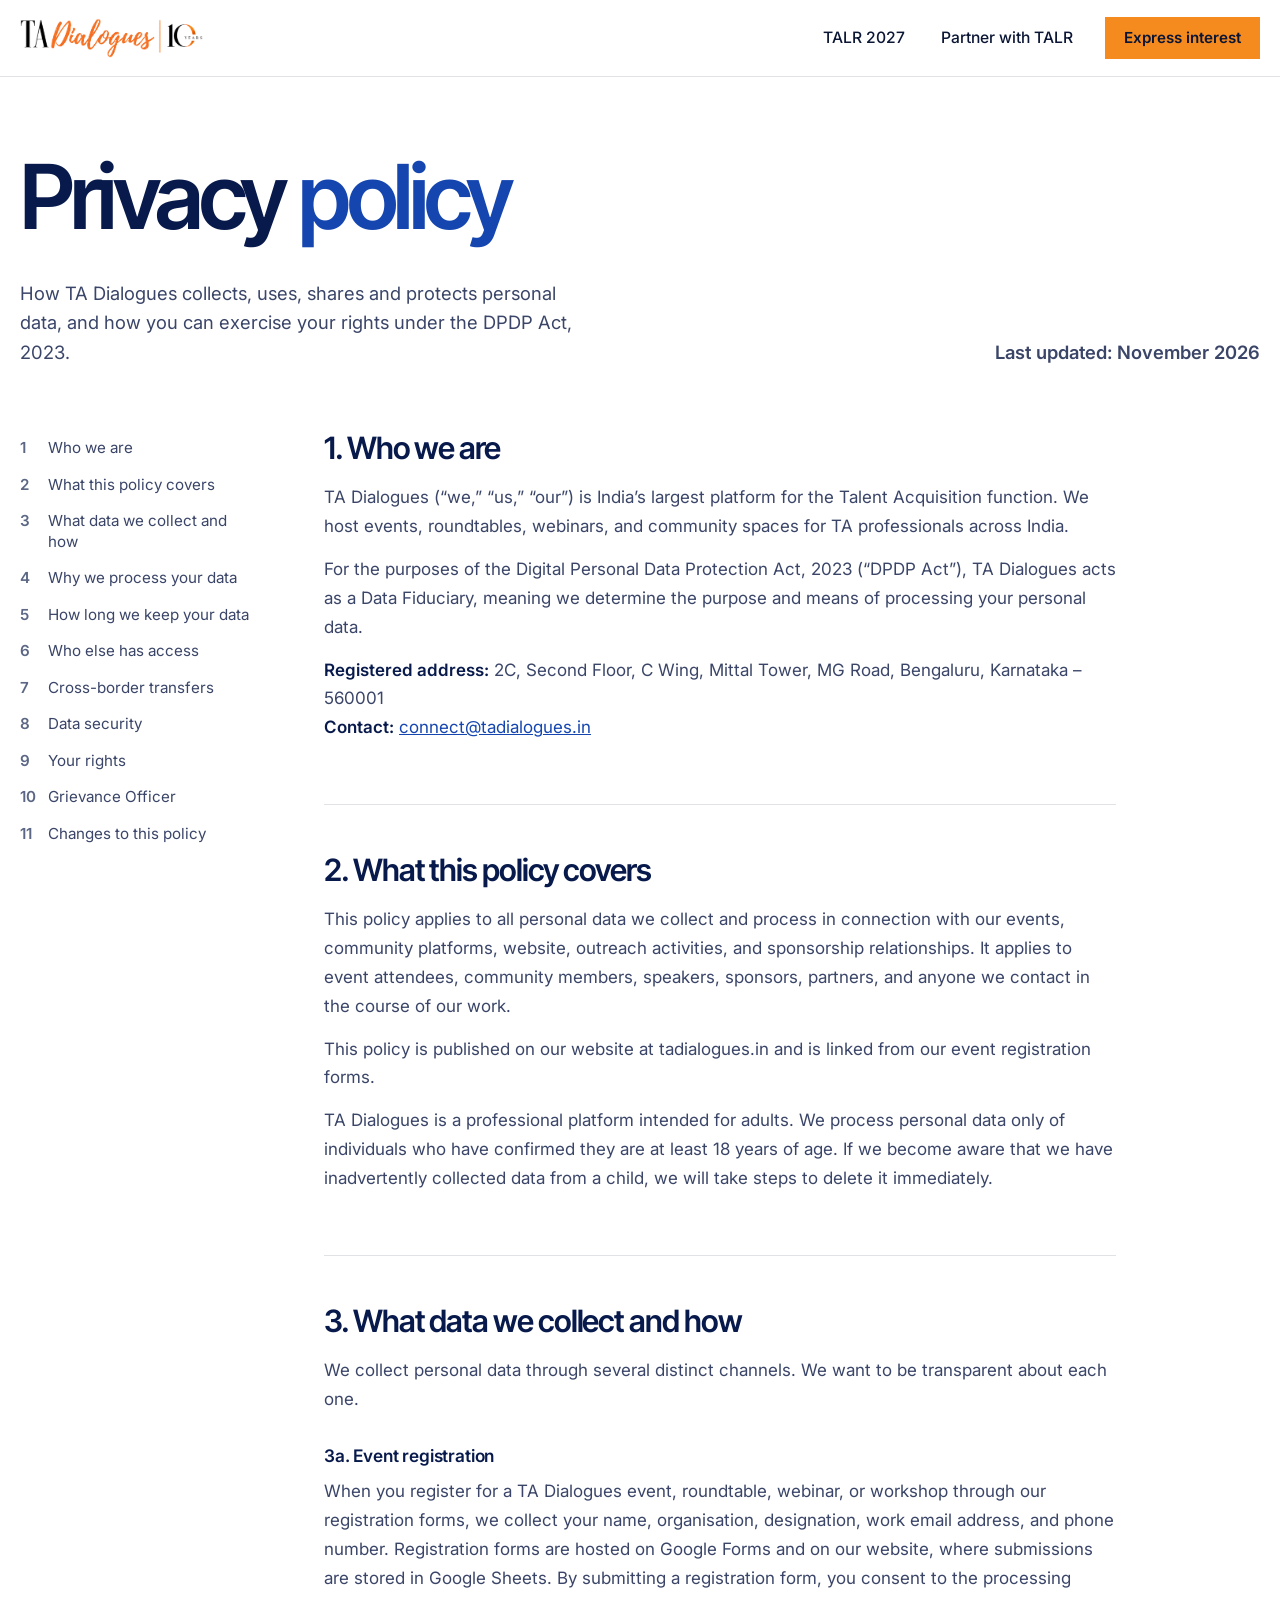
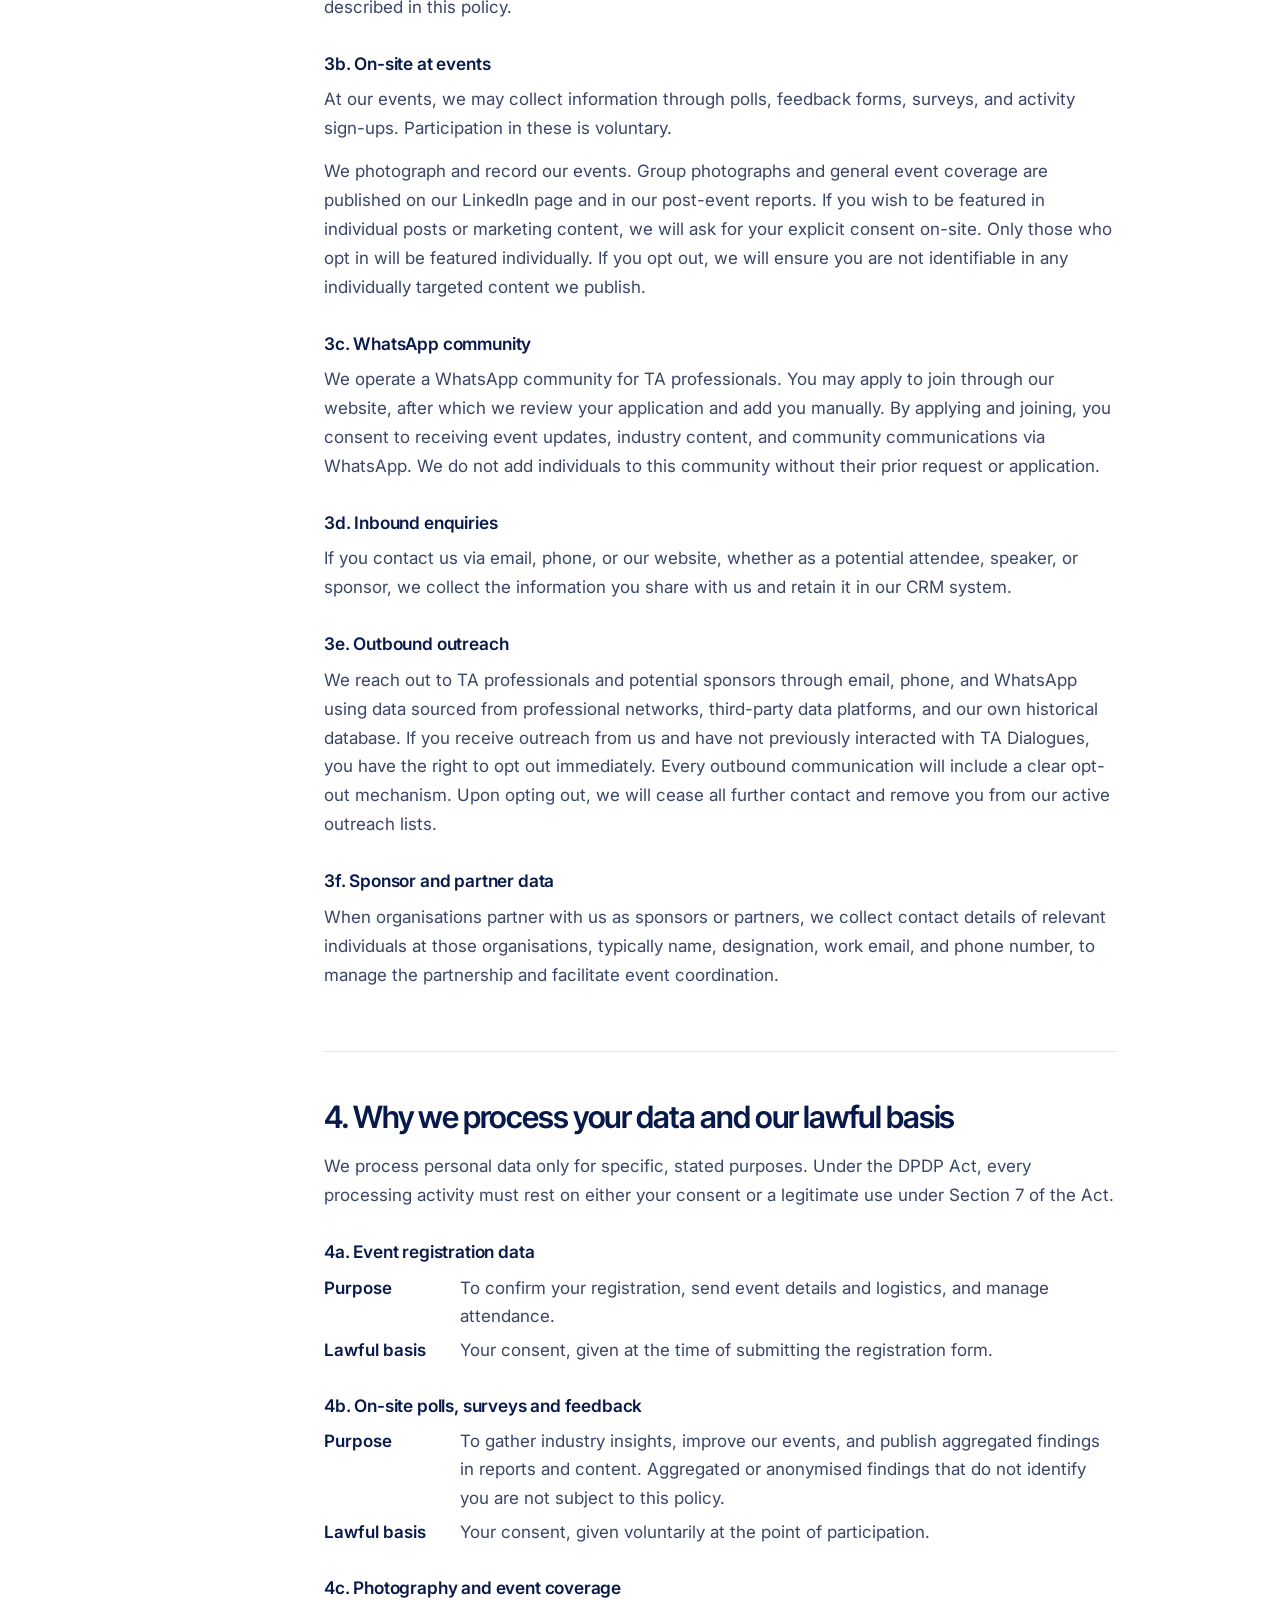
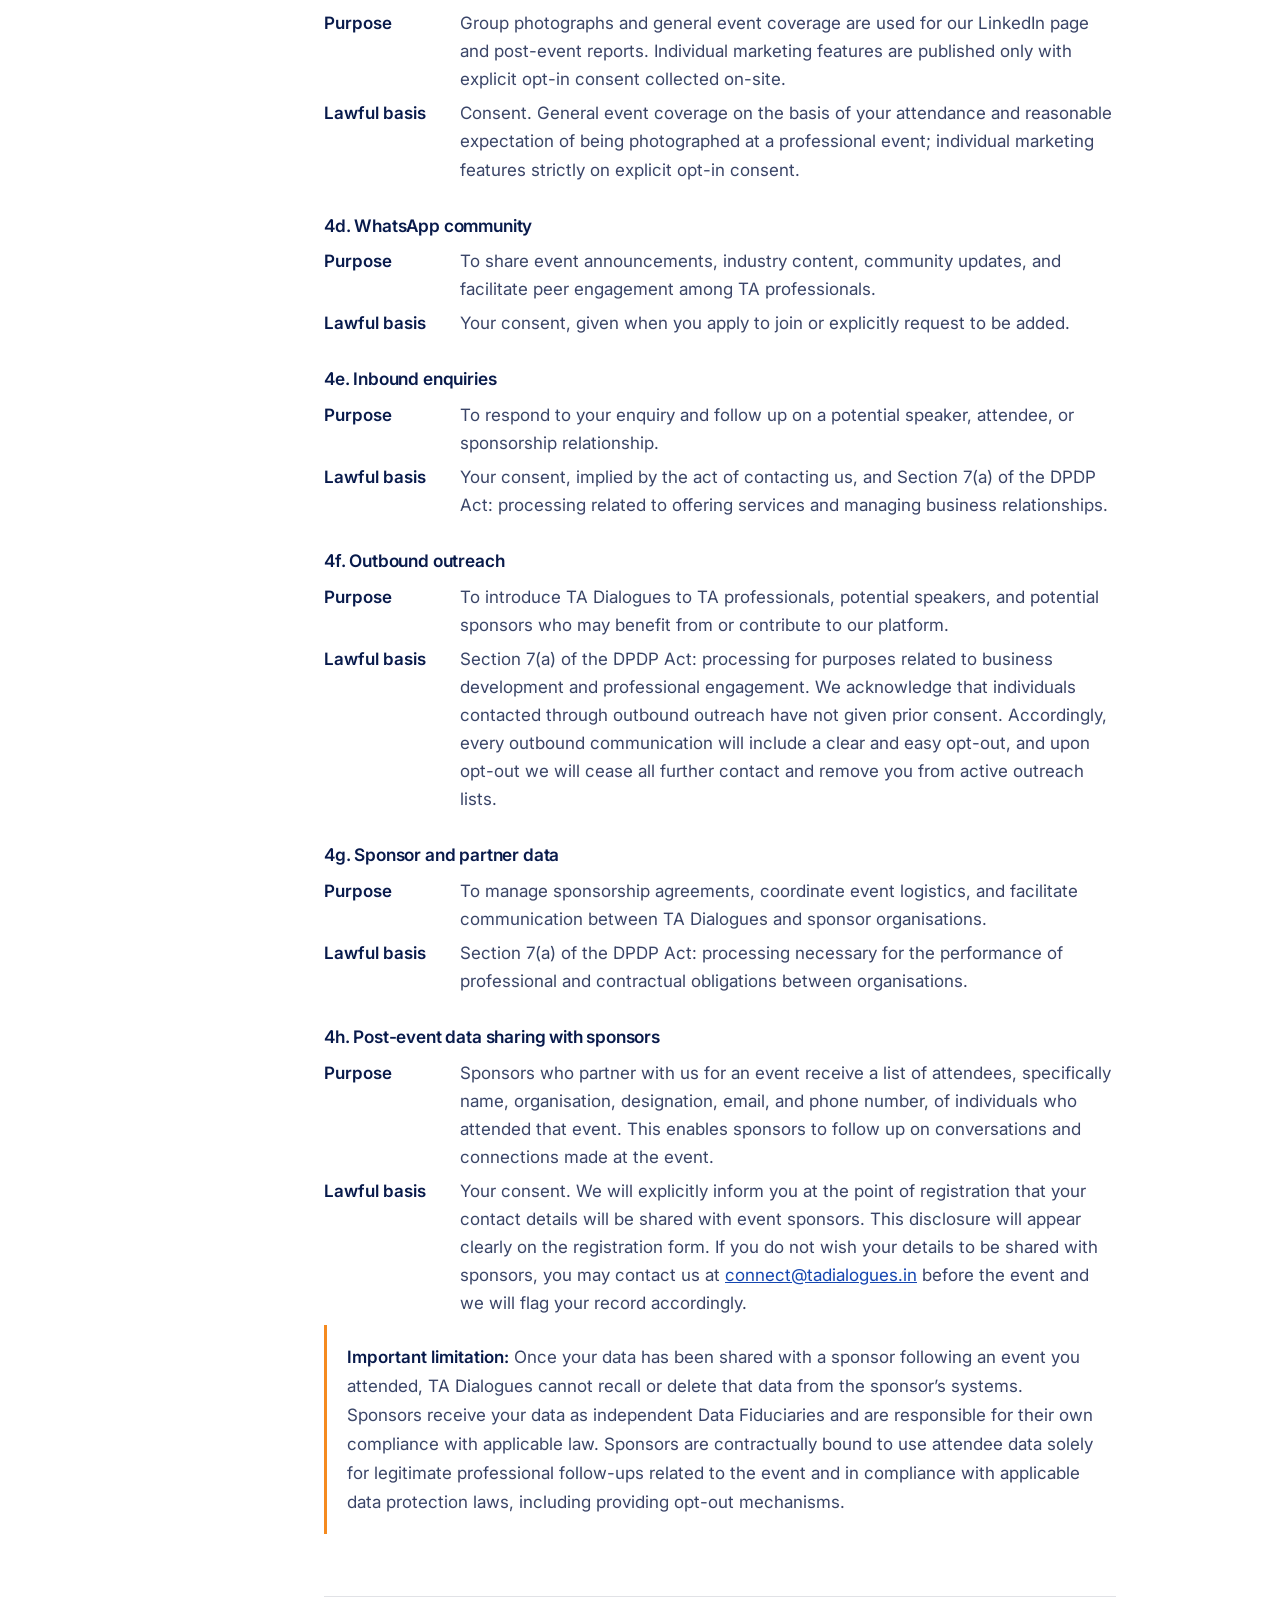
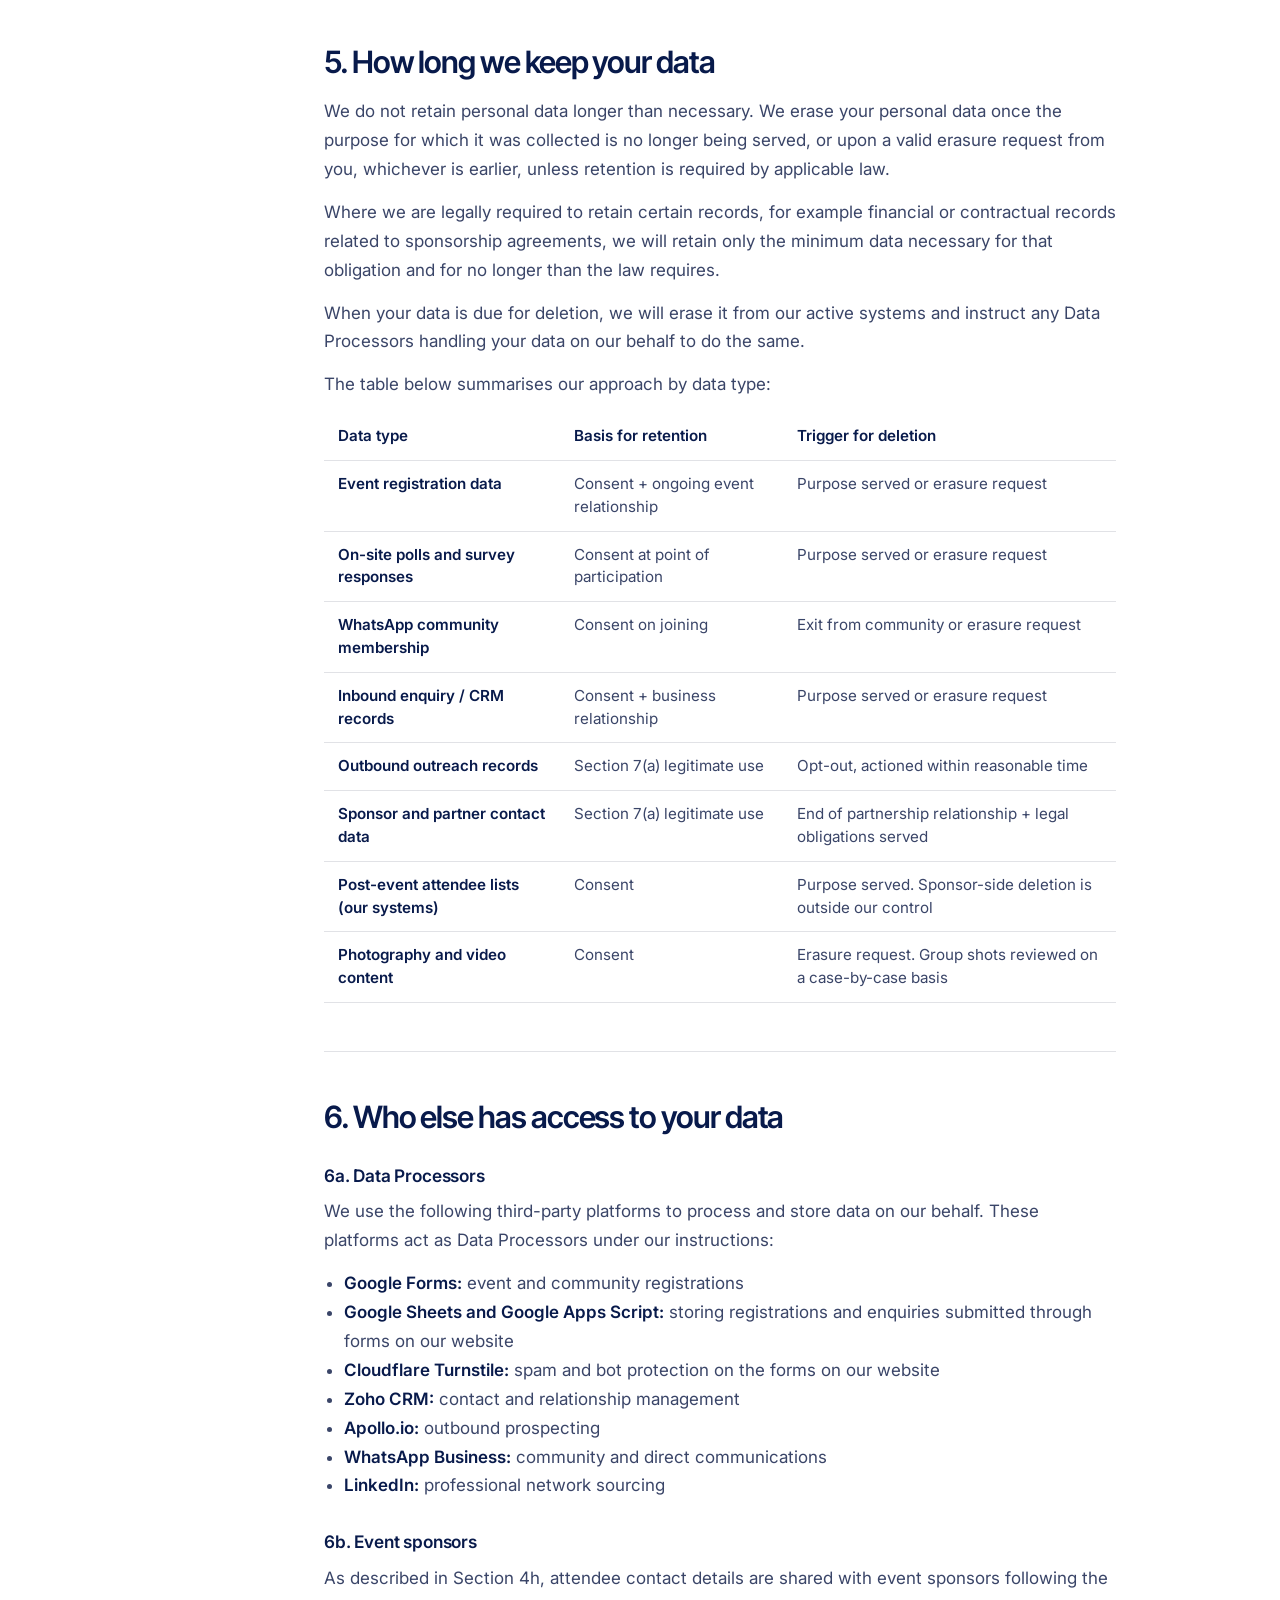
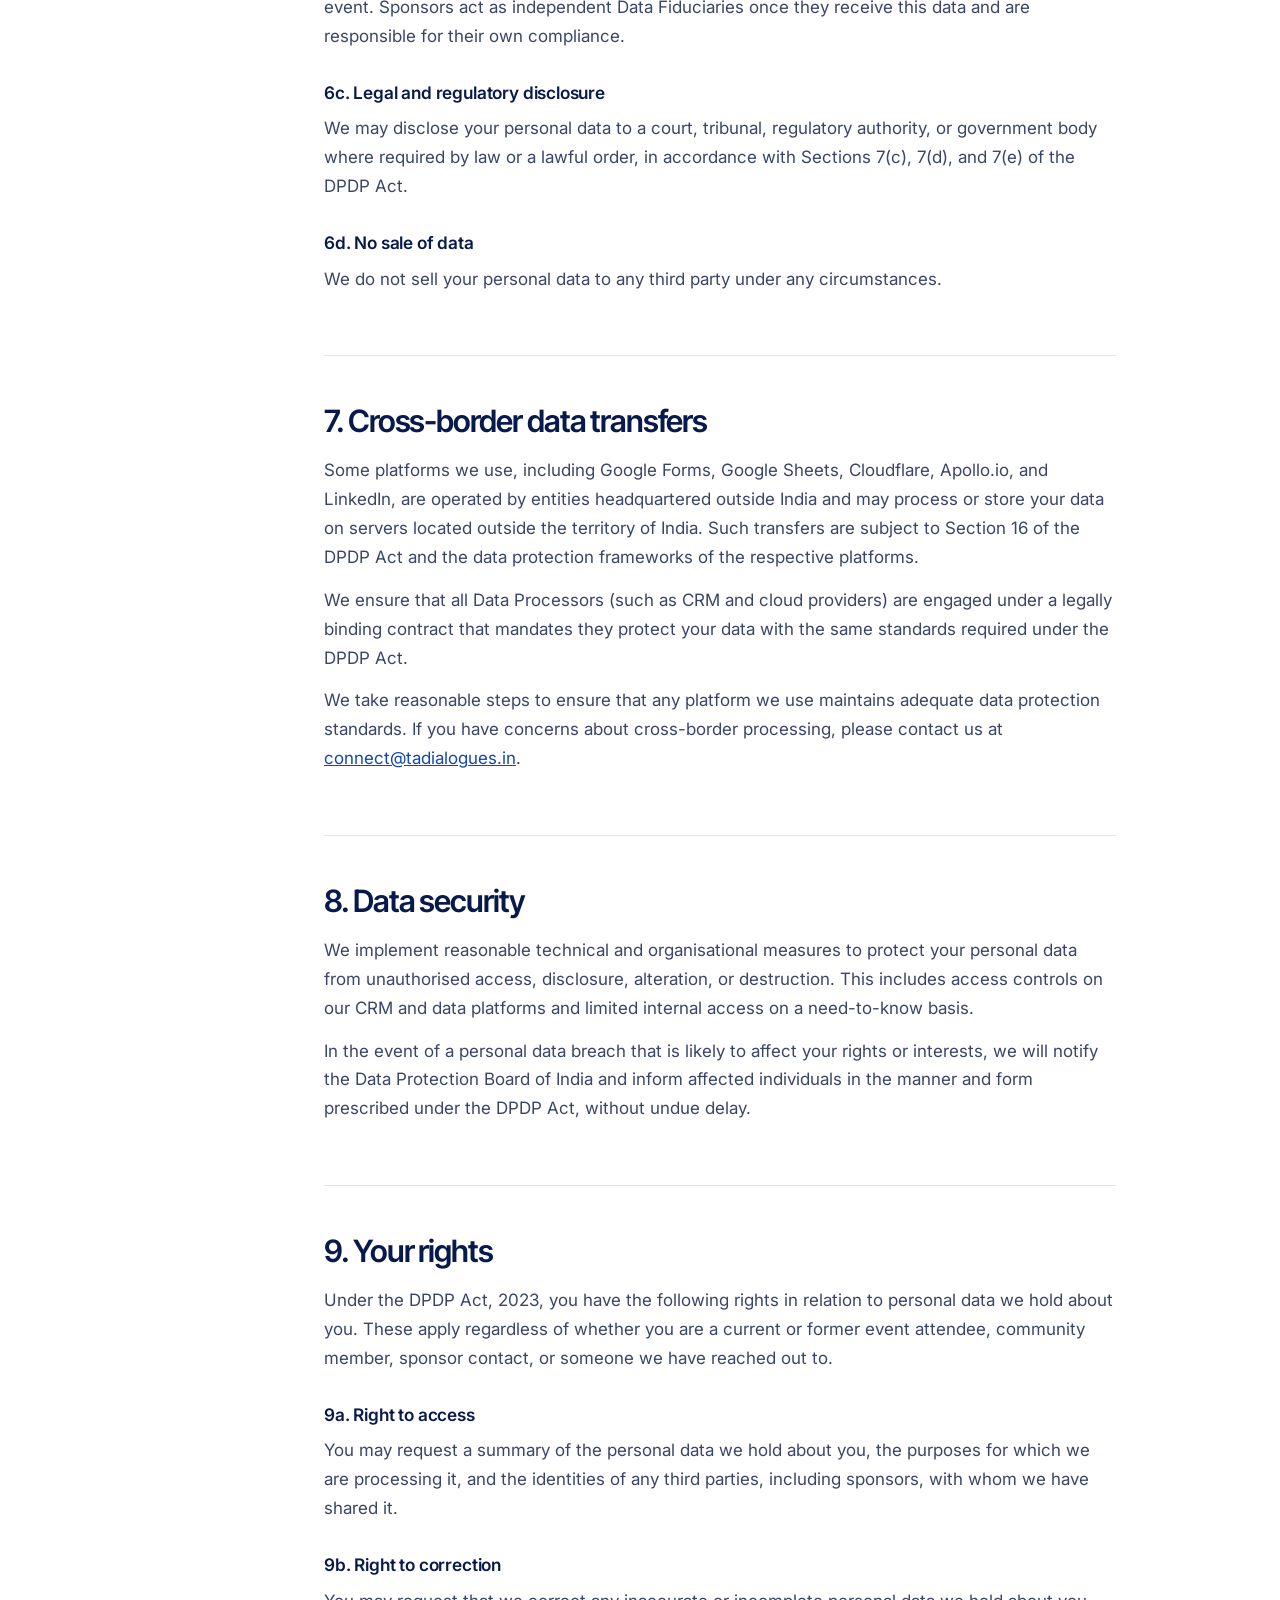
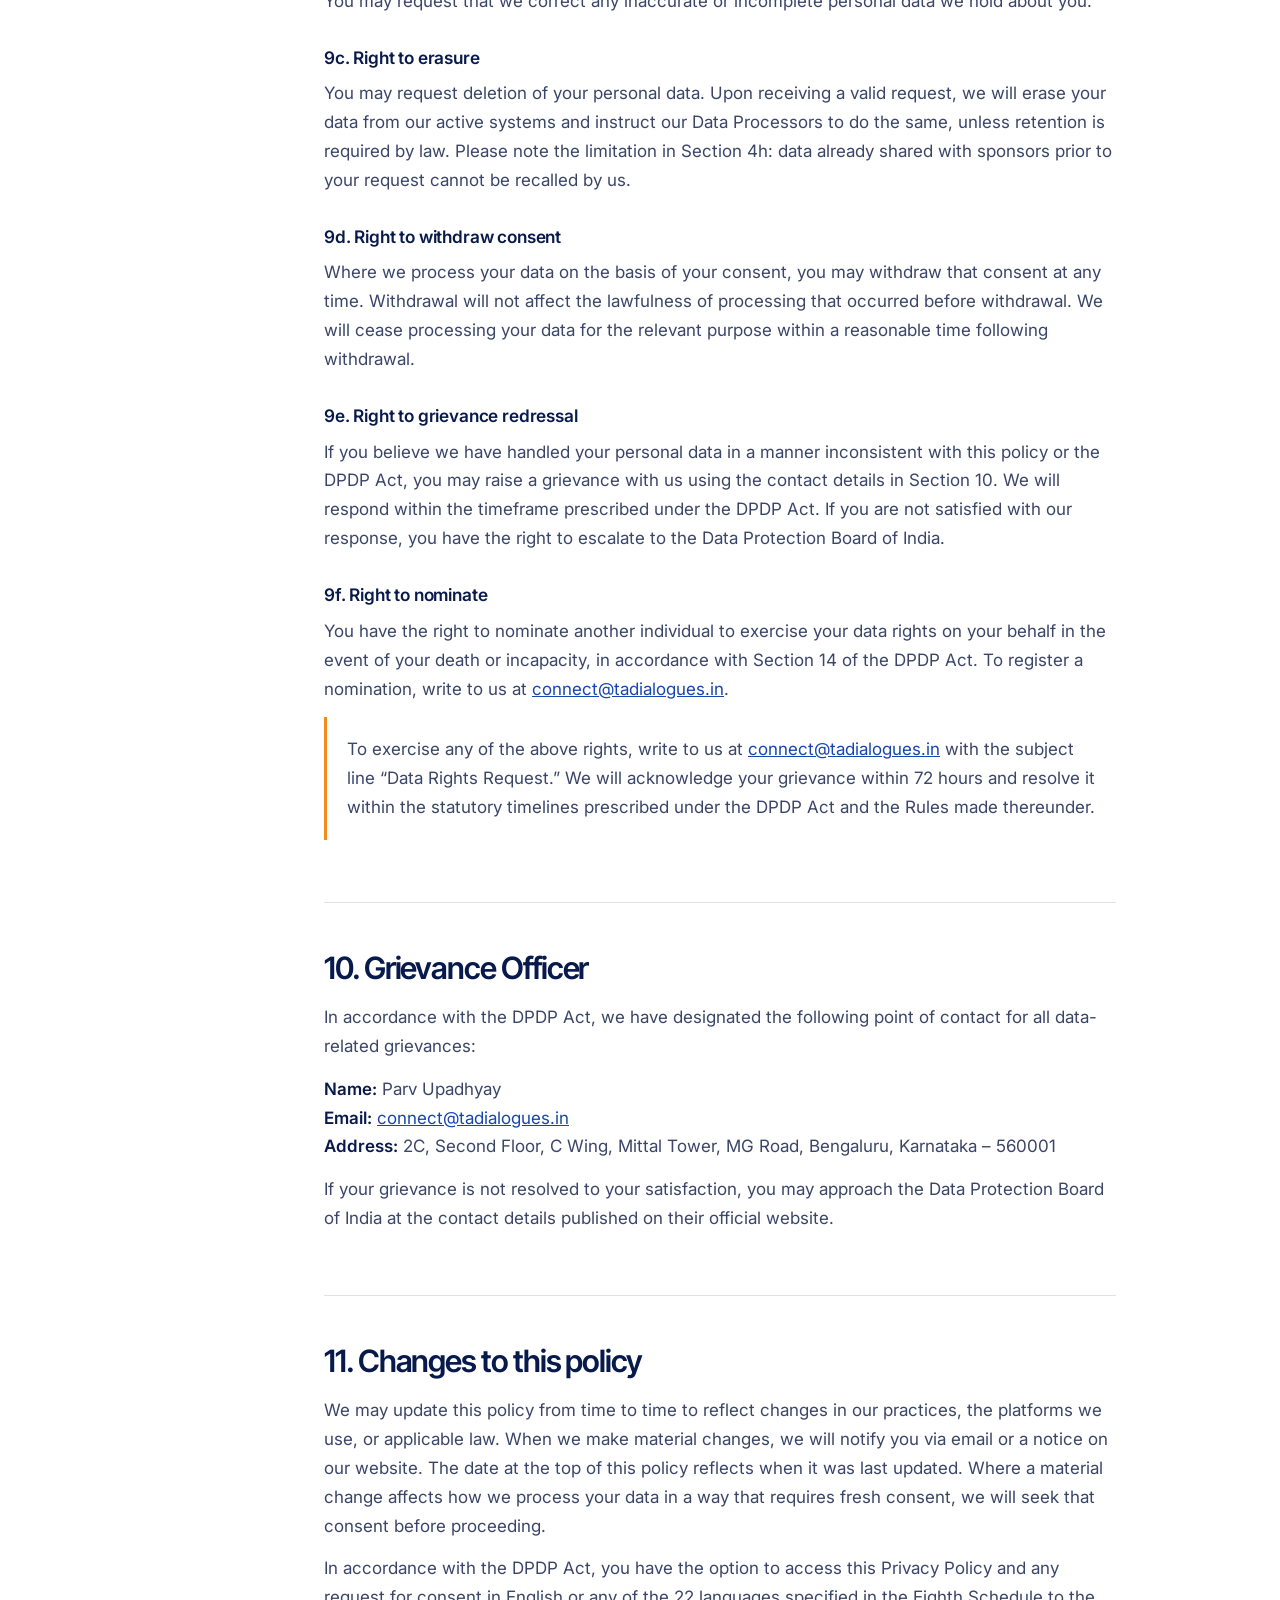
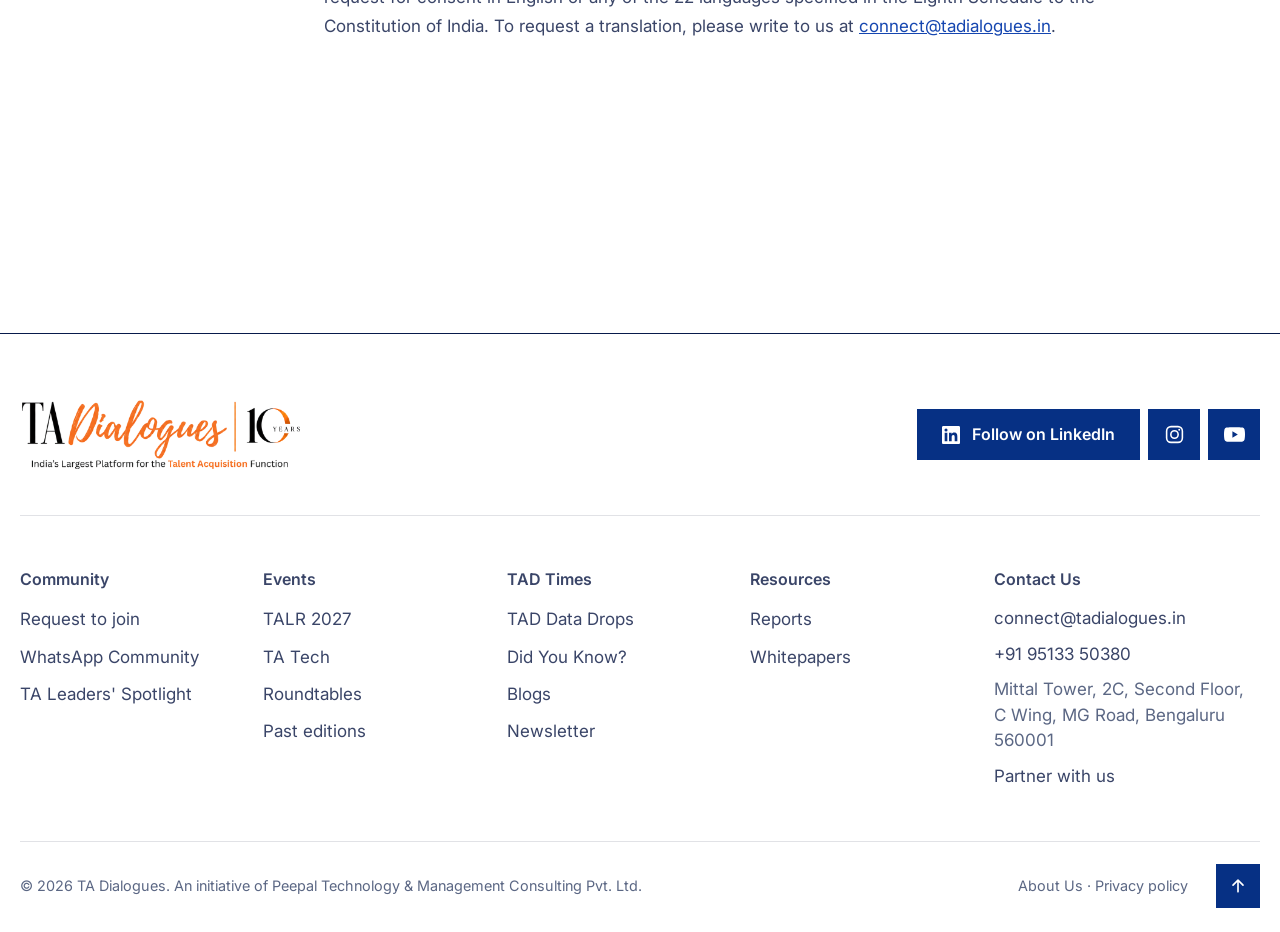
<file: privacy-policy.html>
<!doctype html>
<html lang="en-IN">
<head>
<meta charset="utf-8">
<meta name="viewport" content="width=device-width, initial-scale=1, viewport-fit=cover">
<title>Privacy Policy | TA Dialogues</title>
<meta name="description" content="How TA Dialogues collects, uses, shares and protects personal data under India's Digital Personal Data Protection Act, 2023, and how to exercise your rights.">
<link rel="canonical" href="https://talr-2027.tadialogues.in/privacy-policy">
<meta name="robots" content="index, follow">
<meta name="theme-color" content="#FBF7EE">

<meta property="og:type" content="website">
<meta property="og:site_name" content="TA Dialogues">
<meta property="og:locale" content="en_IN">
<meta property="og:url" content="https://talr-2027.tadialogues.in/privacy-policy">
<meta property="og:title" content="Privacy Policy | TA Dialogues">
<meta property="og:description" content="How TA Dialogues handles personal data under the DPDP Act, 2023.">
<meta property="og:image" content="https://talr-2027.tadialogues.in/assets/img/talr/brand/hero.webp">
<meta name="twitter:card" content="summary_large_image">

<link rel="icon" href="/assets/img/favicon.png" type="image/png">
<link rel="apple-touch-icon" href="/assets/img/favicon.png">
<link rel="preconnect" href="https://fonts.googleapis.com">
<link rel="preconnect" href="https://fonts.gstatic.com" crossorigin>
<link rel="stylesheet" href="https://fonts.googleapis.com/css2?family=Inter+Tight:wght@300;400;500;600;700&family=Inter:wght@400;500;600;700&display=swap">
<link rel="stylesheet" href="/assets/css/style.css?v=3144033b0f">
<link rel="stylesheet" href="/assets/css/site.css?v=3144033b0f">

<script type="application/ld+json">
{
  "@context": "https://schema.org",
  "@graph": [
    { "@type": "WebPage", "@id": "https://talr-2027.tadialogues.in/privacy-policy#webpage", "url": "https://talr-2027.tadialogues.in/privacy-policy", "name": "Privacy Policy", "isPartOf": { "@id": "https://tadialogues.in/#website" }, "publisher": { "@id": "https://tadialogues.in/#org" }, "inLanguage": "en-IN" },
    { "@type": "BreadcrumbList", "itemListElement": [
      { "@type": "ListItem", "position": 1, "name": "TA Dialogues", "item": "https://tadialogues.in/" },
      { "@type": "ListItem", "position": 2, "name": "Privacy Policy", "item": "https://talr-2027.tadialogues.in/privacy-policy" }
    ] }
  ]
}
</script>
</head>
<body class="ms">

<a class="skip" href="#main">Skip to content</a>

<header class="nav" id="nav">
  <div class="nav-inner wrap">
    <a class="brand" href="https://tadialogues.in/">
      <img src="/assets/img/logo-mark-on-light.png" alt="TA Dialogues, 10 years" width="926" height="202">
    </a>
    <button class="nav-toggle" type="button" aria-expanded="false" aria-controls="nav-links" aria-label="Open menu"><span></span><span></span></button>
    <ul class="nav-links" id="nav-links">
      <li><a href="/"><span>TALR 2027</span></a></li>
      <li><a href="/partners"><span>Partner with TALR</span></a></li>
      <li class="nav-cta"><a class="btn btn-primary btn-sm" href="/#enquire">Express interest</a></li>
    </ul>
  </div>
</header>

<main id="main">
  <section class="page-head">
    <div class="wrap">
      <h1>Privacy <span class="hl">policy</span></h1>
      <div class="intro">
        <p>How TA Dialogues collects, uses, shares and protects personal data, and how you can exercise your rights under the DPDP Act, 2023.</p>
        <p class="legal-date">Last updated: November 2026</p>
      </div>
    </div>
  </section>

  <section class="section legal-sec">
    <div class="wrap legal-grid">
      <nav class="legal-toc" aria-label="On this page"><ol><li><a href="#s1">Who we are</a></li><li><a href="#s2">What this policy covers</a></li><li><a href="#s3">What data we collect and how</a></li><li><a href="#s4">Why we process your data</a></li><li><a href="#s5">How long we keep your data</a></li><li><a href="#s6">Who else has access</a></li><li><a href="#s7">Cross-border transfers</a></li><li><a href="#s8">Data security</a></li><li><a href="#s9">Your rights</a></li><li><a href="#s10">Grievance Officer</a></li><li><a href="#s11">Changes to this policy</a></li></ol></nav>
      <article class="legal">
      <section id="s1">
        <h2>1. Who we are</h2>
        <p>TA Dialogues (“we,” “us,” “our”) is India’s largest platform for the Talent Acquisition function. We host events, roundtables, webinars, and community spaces for TA professionals across India.</p>
        <p>For the purposes of the Digital Personal Data Protection Act, 2023 (“DPDP Act”), TA Dialogues acts as a Data Fiduciary, meaning we determine the purpose and means of processing your personal data.</p>
        <p><strong>Registered address:</strong> 2C, Second Floor, C Wing, Mittal Tower, MG Road, Bengaluru, Karnataka – 560001<br><strong>Contact:</strong> <a href="mailto:connect@tadialogues.in">connect@tadialogues.in</a></p>
      </section>
      <section id="s2">
        <h2>2. What this policy covers</h2>
        <p>This policy applies to all personal data we collect and process in connection with our events, community platforms, website, outreach activities, and sponsorship relationships. It applies to event attendees, community members, speakers, sponsors, partners, and anyone we contact in the course of our work.</p>
        <p>This policy is published on our website at tadialogues.in and is linked from our event registration forms.</p>
        <p>TA Dialogues is a professional platform intended for adults. We process personal data only of individuals who have confirmed they are at least 18 years of age. If we become aware that we have inadvertently collected data from a child, we will take steps to delete it immediately.</p>
      </section>
      <section id="s3">
        <h2>3. What data we collect and how</h2>
        <p>We collect personal data through several distinct channels. We want to be transparent about each one.</p>
        <h3>3a. Event registration</h3>
        <p>When you register for a TA Dialogues event, roundtable, webinar, or workshop through our registration forms, we collect your name, organisation, designation, work email address, and phone number. Registration forms are hosted on Google Forms and on our website, where submissions are stored in Google Sheets. By submitting a registration form, you consent to the processing described in this policy.</p>
        <h3>3b. On-site at events</h3>
        <p>At our events, we may collect information through polls, feedback forms, surveys, and activity sign-ups. Participation in these is voluntary.</p>
        <p>We photograph and record our events. Group photographs and general event coverage are published on our LinkedIn page and in our post-event reports. If you wish to be featured in individual posts or marketing content, we will ask for your explicit consent on-site. Only those who opt in will be featured individually. If you opt out, we will ensure you are not identifiable in any individually targeted content we publish.</p>
        <h3>3c. WhatsApp community</h3>
        <p>We operate a WhatsApp community for TA professionals. You may apply to join through our website, after which we review your application and add you manually. By applying and joining, you consent to receiving event updates, industry content, and community communications via WhatsApp. We do not add individuals to this community without their prior request or application.</p>
        <h3>3d. Inbound enquiries</h3>
        <p>If you contact us via email, phone, or our website, whether as a potential attendee, speaker, or sponsor, we collect the information you share with us and retain it in our CRM system.</p>
        <h3>3e. Outbound outreach</h3>
        <p>We reach out to TA professionals and potential sponsors through email, phone, and WhatsApp using data sourced from professional networks, third-party data platforms, and our own historical database. If you receive outreach from us and have not previously interacted with TA Dialogues, you have the right to opt out immediately. Every outbound communication will include a clear opt-out mechanism. Upon opting out, we will cease all further contact and remove you from our active outreach lists.</p>
        <h3>3f. Sponsor and partner data</h3>
        <p>When organisations partner with us as sponsors or partners, we collect contact details of relevant individuals at those organisations, typically name, designation, work email, and phone number, to manage the partnership and facilitate event coordination.</p>
      </section>
      <section id="s4">
        <h2>4. Why we process your data and our lawful basis</h2>
        <p>We process personal data only for specific, stated purposes. Under the DPDP Act, every processing activity must rest on either your consent or a legitimate use under Section 7 of the Act.</p>
        <h3>4a. Event registration data</h3>
        <dl><dt>Purpose</dt><dd>To confirm your registration, send event details and logistics, and manage attendance.</dd><dt>Lawful basis</dt><dd>Your consent, given at the time of submitting the registration form.</dd></dl>
        <h3>4b. On-site polls, surveys and feedback</h3>
        <dl><dt>Purpose</dt><dd>To gather industry insights, improve our events, and publish aggregated findings in reports and content. Aggregated or anonymised findings that do not identify you are not subject to this policy.</dd><dt>Lawful basis</dt><dd>Your consent, given voluntarily at the point of participation.</dd></dl>
        <h3>4c. Photography and event coverage</h3>
        <dl><dt>Purpose</dt><dd>Group photographs and general event coverage are used for our LinkedIn page and post-event reports. Individual marketing features are published only with explicit opt-in consent collected on-site.</dd><dt>Lawful basis</dt><dd>Consent. General event coverage on the basis of your attendance and reasonable expectation of being photographed at a professional event; individual marketing features strictly on explicit opt-in consent.</dd></dl>
        <h3>4d. WhatsApp community</h3>
        <dl><dt>Purpose</dt><dd>To share event announcements, industry content, community updates, and facilitate peer engagement among TA professionals.</dd><dt>Lawful basis</dt><dd>Your consent, given when you apply to join or explicitly request to be added.</dd></dl>
        <h3>4e. Inbound enquiries</h3>
        <dl><dt>Purpose</dt><dd>To respond to your enquiry and follow up on a potential speaker, attendee, or sponsorship relationship.</dd><dt>Lawful basis</dt><dd>Your consent, implied by the act of contacting us, and Section 7(a) of the DPDP Act: processing related to offering services and managing business relationships.</dd></dl>
        <h3>4f. Outbound outreach</h3>
        <dl><dt>Purpose</dt><dd>To introduce TA Dialogues to TA professionals, potential speakers, and potential sponsors who may benefit from or contribute to our platform.</dd><dt>Lawful basis</dt><dd>Section 7(a) of the DPDP Act: processing for purposes related to business development and professional engagement. We acknowledge that individuals contacted through outbound outreach have not given prior consent. Accordingly, every outbound communication will include a clear and easy opt-out, and upon opt-out we will cease all further contact and remove you from active outreach lists.</dd></dl>
        <h3>4g. Sponsor and partner data</h3>
        <dl><dt>Purpose</dt><dd>To manage sponsorship agreements, coordinate event logistics, and facilitate communication between TA Dialogues and sponsor organisations.</dd><dt>Lawful basis</dt><dd>Section 7(a) of the DPDP Act: processing necessary for the performance of professional and contractual obligations between organisations.</dd></dl>
        <h3>4h. Post-event data sharing with sponsors</h3>
        <dl><dt>Purpose</dt><dd>Sponsors who partner with us for an event receive a list of attendees, specifically name, organisation, designation, email, and phone number, of individuals who attended that event. This enables sponsors to follow up on conversations and connections made at the event.</dd><dt>Lawful basis</dt><dd>Your consent. We will explicitly inform you at the point of registration that your contact details will be shared with event sponsors. This disclosure will appear clearly on the registration form. If you do not wish your details to be shared with sponsors, you may contact us at <a href="mailto:connect@tadialogues.in">connect@tadialogues.in</a> before the event and we will flag your record accordingly.</dd></dl>
        <p class="callout"><strong>Important limitation:</strong> Once your data has been shared with a sponsor following an event you attended, TA Dialogues cannot recall or delete that data from the sponsor’s systems. Sponsors receive your data as independent Data Fiduciaries and are responsible for their own compliance with applicable law. Sponsors are contractually bound to use attendee data solely for legitimate professional follow-ups related to the event and in compliance with applicable data protection laws, including providing opt-out mechanisms.</p>
      </section>
      <section id="s5">
        <h2>5. How long we keep your data</h2>
        <p>We do not retain personal data longer than necessary. We erase your personal data once the purpose for which it was collected is no longer being served, or upon a valid erasure request from you, whichever is earlier, unless retention is required by applicable law.</p>
        <p>Where we are legally required to retain certain records, for example financial or contractual records related to sponsorship agreements, we will retain only the minimum data necessary for that obligation and for no longer than the law requires.</p>
        <p>When your data is due for deletion, we will erase it from our active systems and instruct any Data Processors handling your data on our behalf to do the same.</p>
        <p>The table below summarises our approach by data type:</p>
        <div class="table-wrap"><table>
          <thead><tr><th scope="col">Data type</th><th scope="col">Basis for retention</th><th scope="col">Trigger for deletion</th></tr></thead>
          <tbody>
            <tr><th scope="row">Event registration data</th><td>Consent + ongoing event relationship</td><td>Purpose served or erasure request</td></tr>
            <tr><th scope="row">On-site polls and survey responses</th><td>Consent at point of participation</td><td>Purpose served or erasure request</td></tr>
            <tr><th scope="row">WhatsApp community membership</th><td>Consent on joining</td><td>Exit from community or erasure request</td></tr>
            <tr><th scope="row">Inbound enquiry / CRM records</th><td>Consent + business relationship</td><td>Purpose served or erasure request</td></tr>
            <tr><th scope="row">Outbound outreach records</th><td>Section 7(a) legitimate use</td><td>Opt-out, actioned within reasonable time</td></tr>
            <tr><th scope="row">Sponsor and partner contact data</th><td>Section 7(a) legitimate use</td><td>End of partnership relationship + legal obligations served</td></tr>
            <tr><th scope="row">Post-event attendee lists (our systems)</th><td>Consent</td><td>Purpose served. Sponsor-side deletion is outside our control</td></tr>
            <tr><th scope="row">Photography and video content</th><td>Consent</td><td>Erasure request. Group shots reviewed on a case-by-case basis</td></tr>
          </tbody>
        </table></div>
      </section>
      <section id="s6">
        <h2>6. Who else has access to your data</h2>
        <h3>6a. Data Processors</h3>
        <p>We use the following third-party platforms to process and store data on our behalf. These platforms act as Data Processors under our instructions:</p>
        <ul>
          <li><strong>Google Forms:</strong> event and community registrations</li>
          <li><strong>Google Sheets and Google Apps Script:</strong> storing registrations and enquiries submitted through forms on our website</li>
          <li><strong>Cloudflare Turnstile:</strong> spam and bot protection on the forms on our website</li>
          <li><strong>Zoho CRM:</strong> contact and relationship management</li>
          <li><strong>Apollo.io:</strong> outbound prospecting</li>
          <li><strong>WhatsApp Business:</strong> community and direct communications</li>
          <li><strong>LinkedIn:</strong> professional network sourcing</li>
        </ul>
        <h3>6b. Event sponsors</h3>
        <p>As described in Section 4h, attendee contact details are shared with event sponsors following the event. Sponsors act as independent Data Fiduciaries once they receive this data and are responsible for their own compliance.</p>
        <h3>6c. Legal and regulatory disclosure</h3>
        <p>We may disclose your personal data to a court, tribunal, regulatory authority, or government body where required by law or a lawful order, in accordance with Sections 7(c), 7(d), and 7(e) of the DPDP Act.</p>
        <h3>6d. No sale of data</h3>
        <p>We do not sell your personal data to any third party under any circumstances.</p>
      </section>
      <section id="s7">
        <h2>7. Cross-border data transfers</h2>
        <p>Some platforms we use, including Google Forms, Google Sheets, Cloudflare, Apollo.io, and LinkedIn, are operated by entities headquartered outside India and may process or store your data on servers located outside the territory of India. Such transfers are subject to Section 16 of the DPDP Act and the data protection frameworks of the respective platforms.</p>
        <p>We ensure that all Data Processors (such as CRM and cloud providers) are engaged under a legally binding contract that mandates they protect your data with the same standards required under the DPDP Act.</p>
        <p>We take reasonable steps to ensure that any platform we use maintains adequate data protection standards. If you have concerns about cross-border processing, please contact us at <a href="mailto:connect@tadialogues.in">connect@tadialogues.in</a>.</p>
      </section>
      <section id="s8">
        <h2>8. Data security</h2>
        <p>We implement reasonable technical and organisational measures to protect your personal data from unauthorised access, disclosure, alteration, or destruction. This includes access controls on our CRM and data platforms and limited internal access on a need-to-know basis.</p>
        <p>In the event of a personal data breach that is likely to affect your rights or interests, we will notify the Data Protection Board of India and inform affected individuals in the manner and form prescribed under the DPDP Act, without undue delay.</p>
      </section>
      <section id="s9">
        <h2>9. Your rights</h2>
        <p>Under the DPDP Act, 2023, you have the following rights in relation to personal data we hold about you. These apply regardless of whether you are a current or former event attendee, community member, sponsor contact, or someone we have reached out to.</p>
        <h3>9a. Right to access</h3>
        <p>You may request a summary of the personal data we hold about you, the purposes for which we are processing it, and the identities of any third parties, including sponsors, with whom we have shared it.</p>
        <h3>9b. Right to correction</h3>
        <p>You may request that we correct any inaccurate or incomplete personal data we hold about you.</p>
        <h3>9c. Right to erasure</h3>
        <p>You may request deletion of your personal data. Upon receiving a valid request, we will erase your data from our active systems and instruct our Data Processors to do the same, unless retention is required by law. Please note the limitation in Section 4h: data already shared with sponsors prior to your request cannot be recalled by us.</p>
        <h3>9d. Right to withdraw consent</h3>
        <p>Where we process your data on the basis of your consent, you may withdraw that consent at any time. Withdrawal will not affect the lawfulness of processing that occurred before withdrawal. We will cease processing your data for the relevant purpose within a reasonable time following withdrawal.</p>
        <h3>9e. Right to grievance redressal</h3>
        <p>If you believe we have handled your personal data in a manner inconsistent with this policy or the DPDP Act, you may raise a grievance with us using the contact details in Section 10. We will respond within the timeframe prescribed under the DPDP Act. If you are not satisfied with our response, you have the right to escalate to the Data Protection Board of India.</p>
        <h3>9f. Right to nominate</h3>
        <p>You have the right to nominate another individual to exercise your data rights on your behalf in the event of your death or incapacity, in accordance with Section 14 of the DPDP Act. To register a nomination, write to us at <a href="mailto:connect@tadialogues.in">connect@tadialogues.in</a>.</p>
        <p class="callout">To exercise any of the above rights, write to us at <a href="mailto:connect@tadialogues.in">connect@tadialogues.in</a> with the subject line “Data Rights Request.” We will acknowledge your grievance within 72 hours and resolve it within the statutory timelines prescribed under the DPDP Act and the Rules made thereunder.</p>
      </section>
      <section id="s10">
        <h2>10. Grievance Officer</h2>
        <p>In accordance with the DPDP Act, we have designated the following point of contact for all data-related grievances:</p>
        <p><strong>Name:</strong> Parv Upadhyay<br><strong>Email:</strong> <a href="mailto:connect@tadialogues.in">connect@tadialogues.in</a><br><strong>Address:</strong> 2C, Second Floor, C Wing, Mittal Tower, MG Road, Bengaluru, Karnataka – 560001</p>
        <p>If your grievance is not resolved to your satisfaction, you may approach the Data Protection Board of India at the contact details published on their official website.</p>
      </section>
      <section id="s11">
        <h2>11. Changes to this policy</h2>
        <p>We may update this policy from time to time to reflect changes in our practices, the platforms we use, or applicable law. When we make material changes, we will notify you via email or a notice on our website. The date at the top of this policy reflects when it was last updated. Where a material change affects how we process your data in a way that requires fresh consent, we will seek that consent before proceeding.</p>
        <p>In accordance with the DPDP Act, you have the option to access this Privacy Policy and any request for consent in English or any of the 22 languages specified in the Eighth Schedule to the Constitution of India. To request a translation, please write to us at <a href="mailto:connect@tadialogues.in">connect@tadialogues.in</a>.</p>
      </section>
      </article>
    </div>
  </section>
</main>

<footer class="sfoot">
  <div class="wrap">
    <div class="sf-top">
      <a class="sf-logo" href="https://tadialogues.in/" aria-label="TA Dialogues home"><img class="sf-l" src="/assets/img/logo-on-light.png" alt="TA Dialogues, India's Largest Platform for the Talent Acquisition Function" width="930" height="240" loading="lazy"><img class="sf-d" src="/assets/img/logo-on-dark.png" alt="" width="930" height="240" loading="lazy"></a>
      <div class="sf-social">
        <a class="btn sf-li" href="https://www.linkedin.com/company/ta-dialogues/" target="_blank" rel="noopener"><svg viewBox="0 0 24 24" aria-hidden="true"><path fill="currentColor" d="M20.45 20.45h-3.55v-5.57c0-1.33-.02-3.04-1.85-3.04-1.86 0-2.14 1.45-2.14 2.94v5.67H9.36V9h3.41v1.56h.05c.48-.9 1.64-1.85 3.37-1.85 3.6 0 4.27 2.37 4.27 5.46v6.28zM5.34 7.43a2.06 2.06 0 1 1 0-4.12 2.06 2.06 0 0 1 0 4.12zM7.12 20.45H3.56V9h3.56v11.45zM22.22 0H1.77C.79 0 0 .77 0 1.73v20.54C0 23.23.79 24 1.77 24h20.45c.98 0 1.78-.77 1.78-1.73V1.73C24 .77 23.2 0 22.22 0z"/></svg><span>Follow on LinkedIn</span></a>
        <a class="sf-ico" href="https://www.instagram.com/ta_dialogues/" target="_blank" rel="noopener" aria-label="TA Dialogues on Instagram"><svg viewBox="0 0 24 24" fill="none" stroke="currentColor" stroke-width="1.8" aria-hidden="true"><rect x="3" y="3" width="18" height="18" rx="5"/><circle cx="12" cy="12" r="4.2"/><circle cx="17.4" cy="6.6" r="1.1" fill="currentColor" stroke="none"/></svg></a>
        <a class="sf-ico" href="https://www.youtube.com/@tadialogues-indiaslargestt4311" target="_blank" rel="noopener" aria-label="TA Dialogues on YouTube"><svg viewBox="0 0 24 24" aria-hidden="true"><path fill="currentColor" d="M23.5 6.2a3 3 0 0 0-2.1-2.1C19.5 3.6 12 3.6 12 3.6s-7.5 0-9.4.5A3 3 0 0 0 .5 6.2 31 31 0 0 0 0 12a31 31 0 0 0 .5 5.8 3 3 0 0 0 2.1 2.1c1.9.5 9.4.5 9.4.5s7.5 0 9.4-.5a3 3 0 0 0 2.1-2.1A31 31 0 0 0 24 12a31 31 0 0 0-.5-5.8zM9.6 15.6V8.4l6.2 3.6-6.2 3.6z"/></svg></a>
      </div>
    </div>
    <div class="sf-cols">
      <nav class="sf-col" aria-label="Community"><h3><a href="https://tadialogues.in/community">Community</a></h3><ul><li><a href="https://tadialogues.in/community#join">Request to join</a></li><li><a href="https://tadialogues.in/community#join">WhatsApp Community</a></li><li><a href="https://tadialogues.in/community#spotlight">TA Leaders' Spotlight</a></li></ul></nav>
      <nav class="sf-col" aria-label="Events"><h3><a href="https://tadialogues.in/events">Events</a></h3><ul><li><a href="/">TALR 2027</a></li><li><a href="https://tadialogues.in/events/ta-tech">TA Tech</a></li><li><a href="https://tadialogues.in/events/roundtables">Roundtables</a></li><li><a href="https://tadialogues.in/events/past-editions">Past editions</a></li></ul></nav>
      <nav class="sf-col" aria-label="TAD Times"><h3><a href="https://tadialogues.in/tad-times">TAD Times</a></h3><ul><li><a href="https://tadialogues.in/tad-times/data-drops">TAD Data Drops</a></li><li><a href="https://tadialogues.in/tad-times/did-you-know">Did You Know?</a></li><li><a href="https://tadialogues.in/tad-times/blogs">Blogs</a></li><li><a href="https://tadialogues.in/tad-times/newsletter">Newsletter</a></li></ul></nav>
      <nav class="sf-col" aria-label="Resources"><h3><a href="https://tadialogues.in/resources">Resources</a></h3><ul><li><a href="https://tadialogues.in/resources#reports">Reports</a></li><li><a href="https://tadialogues.in/resources#whitepapers">Whitepapers</a></li></ul></nav>
      <div class="sf-col"><h3><a href="https://tadialogues.in/contact-us">Contact Us</a></h3><address><a href="mailto:connect@tadialogues.in">connect@tadialogues.in</a><a href="tel:+919513350380">+91 95133 50380</a><span>Mittal Tower, 2C, Second Floor, C Wing, MG Road, Bengaluru 560001</span><a href="https://tadialogues.in/contact-us?type=partner">Partner with us</a></address></div>
    </div>
    <div class="sf-bottom">
      <p>© 2026 TA Dialogues. An initiative of Peepal Technology &amp; Management Consulting Pvt. Ltd.</p>
      <p class="sf-legal"><a href="https://tadialogues.in/about-us">About Us</a> · <a href="/privacy-policy">Privacy policy</a></p>
      <a class="sf-up" href="#main" aria-label="Back to top"><svg viewBox="0 0 24 24" fill="none" stroke="currentColor" stroke-width="2" stroke-linecap="round" stroke-linejoin="round" aria-hidden="true"><path d="M12 19V5M6 11l6-6 6 6"/></svg></a>
    </div>
  </div>
</footer>

<script src="/assets/js/script.js?v=3144033b0f"></script>
</body>
</html>
</file>
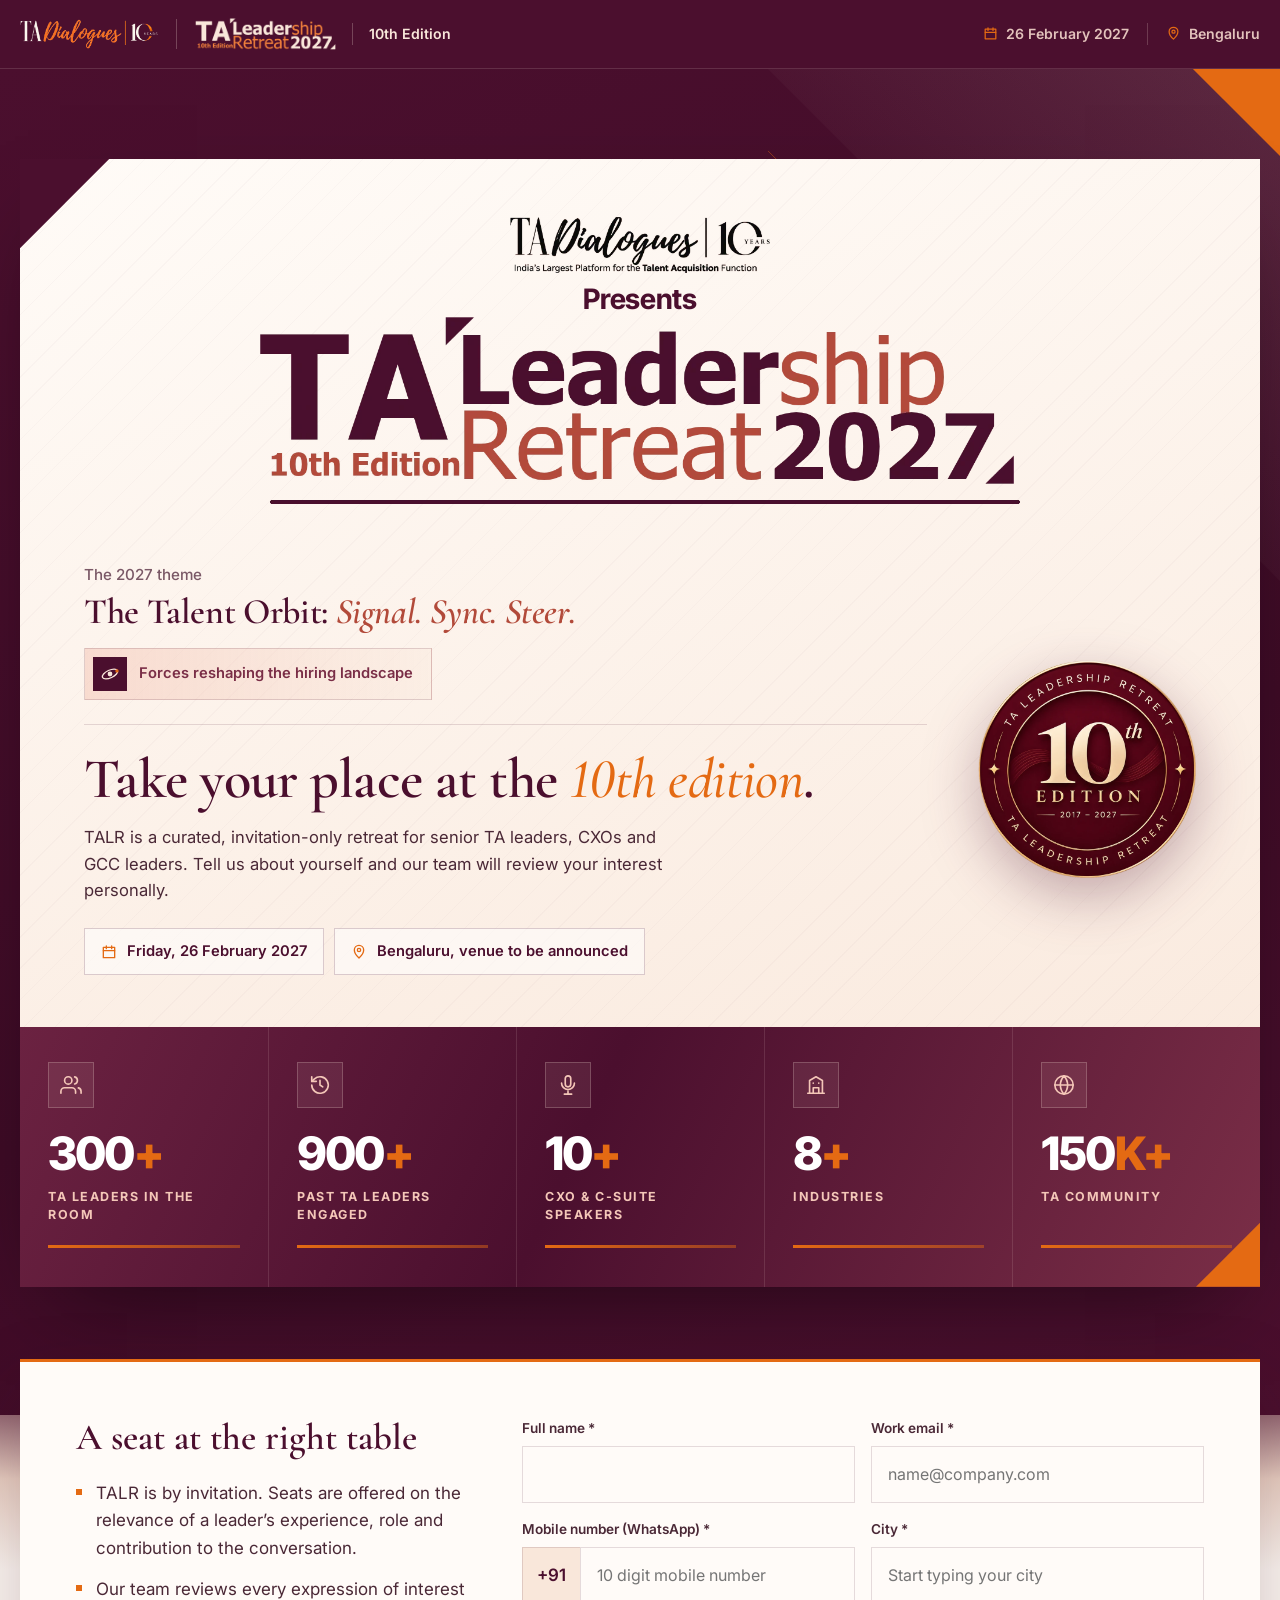
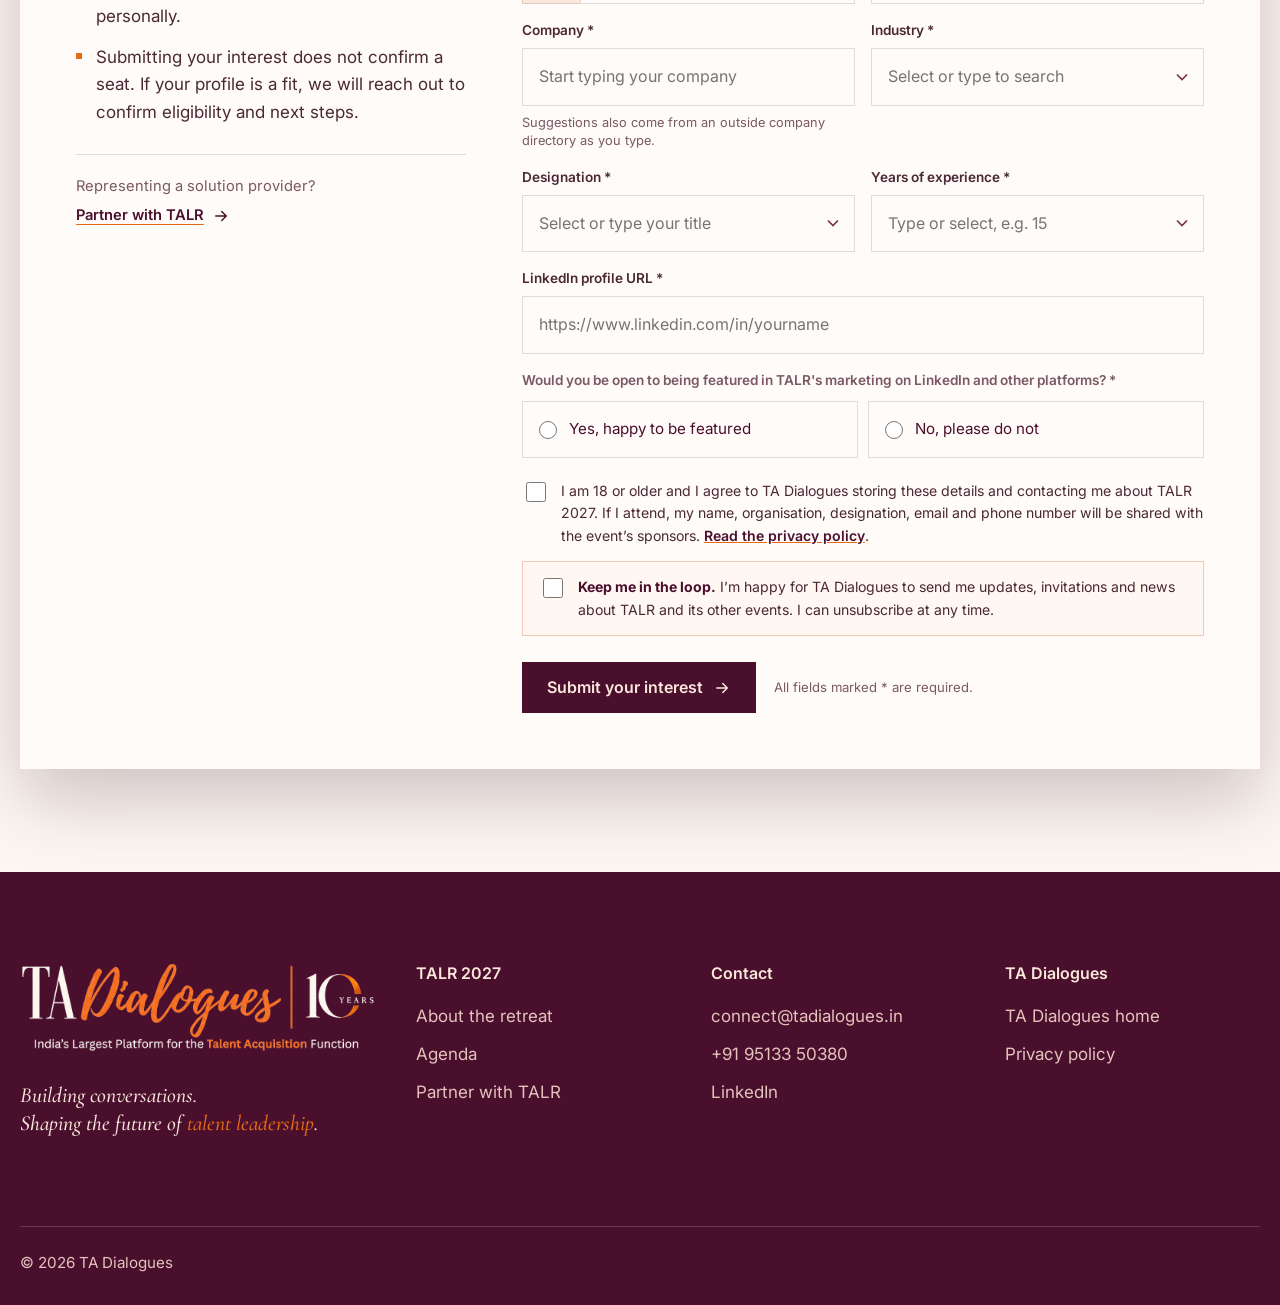
<file: register.html>
<!doctype html>
<html lang="en-IN">
<head>
<meta charset="utf-8">
<meta name="viewport" content="width=device-width, initial-scale=1, viewport-fit=cover">
<title>Express your interest | TALR 2027, The TA Leadership Retreat</title>
<meta name="description" content="Express your interest in a seat at TALR 2027, the 10th edition of the invitation-only TA Leadership Retreat by TA Dialogues. 26 February 2027, Bengaluru.">
<link rel="canonical" href="https://talr-2027.tadialogues.in/register">
<meta name="robots" content="index, follow">
<meta name="theme-color" content="#4B0F2E">
<meta property="og:type" content="website">
<meta property="og:site_name" content="TA Dialogues">
<meta property="og:locale" content="en_IN">
<meta property="og:url" content="https://talr-2027.tadialogues.in/register">
<meta property="og:title" content="Express your interest | TALR 2027, The TA Leadership Retreat">
<meta property="og:description" content="Express your interest in a seat at TALR 2027, the 10th edition of the invitation-only TA Leadership Retreat by TA Dialogues. 26 February 2027, Bengaluru.">
<meta property="og:image" content="https://talr-2027.tadialogues.in/assets/img/talr/brand/hero.webp">
<meta name="twitter:card" content="summary_large_image">
<link rel="icon" href="/assets/img/favicon.png" type="image/png">
<link rel="apple-touch-icon" href="/assets/img/favicon.png">
<link rel="preconnect" href="https://fonts.googleapis.com">
<link rel="preconnect" href="https://fonts.gstatic.com" crossorigin>
<link rel="stylesheet" href="https://fonts.googleapis.com/css2?family=Cormorant+Garamond:ital,wght@0,500;0,600;1,500;1,600&family=Inter+Tight:wght@400;500;600;700&family=Inter:wght@400;500;600;700&display=swap">
<link rel="stylesheet" href="/assets/css/style.css?v=3144033b0f">
<link rel="stylesheet" href="/assets/css/talr.css?v=3144033b0f">
</head>
<body class="reg" data-page="attend-form">

<a class="skip" href="#form">Skip to the form</a>

<header class="topbar">
  <div class="wrap">
    <a class="tb-tad" href="https://tadialogues.in/" aria-label="TA Dialogues home"><img src="/assets/img/logo-mark-on-dark.png" alt="TA Dialogues" width="926" height="202"></a>
    <a class="tb-brand" href="/">
      <img src="/assets/img/talr/brand/talr-lockup-on-dark.png" alt="TALR 2027, The TA Leadership Retreat" width="1312" height="297">
      <span>10th Edition</span>
    </a>
    <div class="tb-meta">
      <span><svg viewBox="0 0 24 24" fill="none" stroke="currentColor" stroke-width="2" stroke-linecap="round" stroke-linejoin="round" aria-hidden="true"><rect x="3.5" y="5" width="17" height="15.5"/><path d="M3.5 10h17M8 3v4M16 3v4"/></svg>26 February 2027</span>
      <span><svg viewBox="0 0 24 24" fill="none" stroke="currentColor" stroke-width="2" stroke-linecap="round" stroke-linejoin="round" aria-hidden="true"><path d="M12 21s7-6.2 7-12a7 7 0 10-14 0c0 5.8 7 12 7 12z"/><circle cx="12" cy="9" r="2.5"/></svg>Bengaluru</span>
    </div>
  </div>
</header>

<main id="main">
  <div class="rpage">
    <span data-wedge="tr" data-tone="dark" style="right:0;top:0;width:min(40vw,520px);height:min(40vw,520px)"></span>
    <section class="wrap rhero rhero2" aria-labelledby="r-title">
      <div class="rh-card">
        <span class="rc-cut" aria-hidden="true"></span>
        <div class="rc-logo"><div class="lk-presents" role="img" aria-label="TA Dialogues presents TA Leadership Retreat 2027, 10th Edition"><img class="lk-tad" src="/assets/img/talr/brand/talr-presents-tad.webp" alt="" width="447" height="97"><span class="lk-p" aria-hidden="true">Presents</span><img class="lk-talr" src="/assets/img/talr/brand/talr-presents-lockup.webp" alt="" width="1311" height="322"></div></div>
        <div class="rc-body">
          <div>
            <div class="theme">
              <p class="th-k">The 2027 theme</p>
              <p class="th-t">The Talent Orbit: <em>Signal. Sync. Steer.</em></p>
              <p class="th-pill"><span class="orb"><svg viewBox="0 0 24 24" fill="none" aria-hidden="true"><ellipse cx="12" cy="12" rx="9" ry="4.2" transform="rotate(-25 12 12)" stroke="currentColor" stroke-width="1.4"/><circle cx="12" cy="12" r="2.6" fill="currentColor"/><circle cx="19.6" cy="8.6" r="1.8" fill="#E46A13"/></svg></span>Forces reshaping the hiring landscape</p>
            </div>
            <h1 id="r-title">Take your place at the <em>10th edition</em>.</h1>
            <p class="lede">TALR is a curated, invitation-only retreat for senior TA leaders, CXOs and GCC leaders. Tell us about yourself and our team will review your interest personally.</p>
            <div class="rchips"><span><svg viewBox="0 0 24 24" fill="none" stroke="currentColor" stroke-width="2" stroke-linecap="round" stroke-linejoin="round" aria-hidden="true"><rect x="3.5" y="5" width="17" height="15.5"/><path d="M3.5 10h17M8 3v4M16 3v4"/></svg>Friday, 26 February 2027</span><span><svg viewBox="0 0 24 24" fill="none" stroke="currentColor" stroke-width="2" stroke-linecap="round" stroke-linejoin="round" aria-hidden="true"><path d="M12 21s7-6.2 7-12a7 7 0 10-14 0c0 5.8 7 12 7 12z"/><circle cx="12" cy="9" r="2.5"/></svg>Bengaluru, venue to be announced</span></div>
          </div>
          <span class="seal10 seal" role="img" aria-label="TA Leadership Retreat, 10th Edition, 2017 to 2027"><img class="s-base" src="/assets/img/talr/brand/seal-base.webp" alt="" width="720" height="720"><img class="s-ring" src="/assets/img/talr/brand/seal-ring.webp" alt="" width="720" height="720"></span>
        </div>
        <div class="rc-metrics" aria-label="TALR in numbers">
          <div class="rm" data-ic="room" data-reveal style="--d:0ms"><span class="ico"><svg viewBox="0 0 24 24" fill="none" stroke="currentColor" stroke-width="1.8" stroke-linecap="round" stroke-linejoin="round" aria-hidden="true"><path d="M17 21v-2a4 4 0 0 0-4-4H5a4 4 0 0 0-4 4v2"/><circle cx="9" cy="7" r="4"/><path d="M23 21v-2a4 4 0 0 0-3-3.87M16 3.13a4 4 0 0 1 0 7.75"/></svg></span><b>300<em>+</em></b><span class="lbl">TA leaders in the room</span><i class="bar" aria-hidden="true"></i></div>
          <div class="rm" data-ic="past" data-reveal style="--d:70ms"><span class="ico"><svg viewBox="0 0 24 24" fill="none" stroke="currentColor" stroke-width="1.8" stroke-linecap="round" stroke-linejoin="round" aria-hidden="true"><path d="M3 12a9 9 0 1 0 3-6.7L3 8"/><path d="M3 3v5h5"/><path d="M12 7v5l3 2"/></svg></span><b>900<em>+</em></b><span class="lbl">Past TA leaders engaged</span><i class="bar" aria-hidden="true"></i></div>
          <div class="rm" data-ic="mic" data-reveal style="--d:140ms"><span class="ico"><svg viewBox="0 0 24 24" fill="none" stroke="currentColor" stroke-width="1.8" stroke-linecap="round" stroke-linejoin="round" aria-hidden="true"><rect x="9" y="2" width="6" height="12" rx="3"/><path d="M5 10a7 7 0 0 0 14 0M12 19v3M8 22h8"/></svg></span><b>10<em>+</em></b><span class="lbl">CXO &amp; C-suite speakers</span><i class="bar" aria-hidden="true"></i></div>
          <div class="rm" data-ic="ind" data-reveal style="--d:210ms"><span class="ico"><svg viewBox="0 0 24 24" fill="none" stroke="currentColor" stroke-width="1.8" stroke-linecap="round" stroke-linejoin="round" aria-hidden="true"><path d="M3 21h18M5 21V7l7-4 7 4v14"/><path d="M9 21v-6h6v6M9 10h.01M15 10h.01"/></svg></span><b>8<em>+</em></b><span class="lbl">Industries</span><i class="bar" aria-hidden="true"></i></div>
          <div class="rm" data-ic="globe" data-reveal style="--d:280ms"><span class="ico"><svg viewBox="0 0 24 24" fill="none" stroke="currentColor" stroke-width="1.8" stroke-linecap="round" stroke-linejoin="round" aria-hidden="true"><circle cx="12" cy="12" r="10"/><path d="M2 12h20M12 2a15.3 15.3 0 0 1 4 10 15.3 15.3 0 0 1-4 10 15.3 15.3 0 0 1-4-10 15.3 15.3 0 0 1 4-10z"/></svg></span><b>150<em>K+</em></b><span class="lbl">TA community</span><i class="bar" aria-hidden="true"></i></div>
          <span class="rc-corner" aria-hidden="true"></span>
        </div>
      </div>
    </section>
  </div>

  <div class="band" id="form">
    <div class="wrap band-in">
      <section class="panel form-wrap" aria-label="Express your interest">
        <div class="pbody" data-talr-form="attend" data-placement="standalone" data-alt="/partner-enquiry"></div>
      </section>
    </div>
  </div>
</main>

<footer class="footer tfoot">
  <div class="wrap">
    <div class="f-top">
      <div>
        <a class="f-logo" href="https://tadialogues.in/"><img src="/assets/img/logo-on-dark.png" alt="TA Dialogues, India's Largest Platform for the Talent Acquisition Function" width="930" height="240"></a>
        <p class="f-statement">Building conversations.<br>Shaping the future of <em>talent leadership</em>.</p>
      </div>
      <nav aria-label="TALR 2027">
        <h3>TALR 2027</h3>
        <ul>
          <li><a href="/">About the retreat</a></li>
          <li><a href="/#agenda">Agenda</a></li>
          <li><a href="/partners">Partner with TALR</a></li>
        </ul>
      </nav>
      <div>
        <h3>Contact</h3>
        <ul>
          <li><a href="mailto:connect@tadialogues.in">connect@tadialogues.in</a></li>
          <li><a href="tel:+919513350380">+91 95133 50380</a></li>
          <li><a href="https://www.linkedin.com/company/ta-dialogues/" rel="noopener">LinkedIn</a></li>
        </ul>
      </div>
      <nav aria-label="TA Dialogues">
        <h3>TA Dialogues</h3>
        <ul>
          <li><a href="https://tadialogues.in/">TA Dialogues home</a></li>
          <li><a href="/privacy-policy">Privacy policy</a></li>
        </ul>
      </nav>
    </div>
    <div class="f-bottom"><span>© 2026 TA Dialogues</span></div>
  </div>
</footer>

<script src="/assets/js/data/talr-2027.js?v=3144033b0f"></script>
<script src="/assets/js/talr.js?v=3144033b0f"></script>
<script src="/assets/js/script.js?v=3144033b0f"></script>
<script src="/assets/js/data/form-data.js?v=3144033b0f"></script>
<script src="/assets/js/data/form-overrides.js?v=3144033b0f"></script>
<script src="/assets/js/talr-forms.js?v=3144033b0f"></script>
</body>
</html>
</file>
<file: assets/css/style.css>
/* TA Dialogues v4
   Layout: neo-editorial. Text-only hero with a stats row, one navy feature band (TALR),
   a small bento for the platform, square corners throughout.
   Type: Inter Tight for display (weight and tracking carry the contrast), Inter for text.
   Colour: ink on ivory, one bright blue for accent words, orange for actions only. */

:root {
  --ivory: #FBF7EE;
  --paper: #FFFFFF;
  --cream: #F2EBDD;
  --mist: #E3ECF8;
  --sky: #9DBAF0;
  --blue: #063084;
  --accent: #1546B0;
  --midnight: #081A4B;
  --sunrise: #F58A1F;
  --sunrise-hover: #E27A10;
  --ink: #0B1635;
  --ink-soft: #3A4568;
  --slate: #5B6784;
  --on-dark: #F6F2EA;
  --on-dark-soft: #B9C5E3;
  --talr-plum: #4B0F2E;
  --talr-wine: #7A2E47;
  --talr-rust: #B24A3A;
  --talr-brick: #B2423A;
  --talr-orange: #E46A13;
  --talr-blush: #F4C7B8;
  --talr-cream: #F9E7DA;
  --line: rgba(11, 22, 53, 0.12);
  --line-dark: rgba(255, 255, 255, 0.16);

  --display: "Inter Tight", "Inter", system-ui, -apple-system, "Segoe UI", sans-serif;
  --sans: "Inter", system-ui, -apple-system, "Segoe UI", Roboto, sans-serif;

  --maxw: 1320px;
  --nav-h: 76px;
  --ease: cubic-bezier(.2, .7, .2, 1);
  --ease-out: cubic-bezier(.16, 1, .3, 1);

  color-scheme: light;
}

*, *::before, *::after { box-sizing: border-box; border-radius: 0; }

html { scroll-behavior: smooth; -webkit-text-size-adjust: 100%; }

body {
  margin: 0;
  background: var(--ivory);
  color: var(--ink);
  font-family: var(--sans);
  font-size: 1.0625rem;
  line-height: 1.6;
  -webkit-font-smoothing: antialiased;
  overflow-x: clip;
}

body::before {
  content: "";
  position: fixed;
  inset: 0 0 auto;
  height: env(safe-area-inset-top, 0px);
  z-index: 60;
  background: var(--ivory);
}

img { max-width: 100%; display: block; }
[hidden] { display: none !important; }
a { color: inherit; }
button { font: inherit; }

:focus-visible { outline: 3px solid var(--sunrise); outline-offset: 3px; }

.sr-only {
  position: absolute; width: 1px; height: 1px; padding: 0; margin: -1px;
  overflow: hidden; clip: rect(0 0 0 0); white-space: nowrap; border: 0;
}

.skip {
  position: absolute; left: 16px; top: -60px; z-index: 100;
  background: var(--midnight); color: var(--on-dark);
  padding: 10px 16px; text-decoration: none; font-weight: 600;
}
.skip:focus { top: calc(env(safe-area-inset-top, 0px) + 12px); }

.wrap {
  max-width: var(--maxw);
  margin-inline: auto;
  padding-left: max(20px, env(safe-area-inset-left, 0px));
  padding-right: max(20px, env(safe-area-inset-right, 0px));
}

.section { padding-block: clamp(80px, 10vw, 140px); }

/* Type */
h1, h2, h3 { margin: 0; color: var(--midnight); font-family: var(--display); text-wrap: balance; }
h2 {
  font-weight: 600;
  font-size: clamp(2.2rem, 4.4vw, 3.8rem);
  line-height: 1.02;
  letter-spacing: -0.04em;
}
.hl { color: var(--accent); }

.s-head {
  display: grid;
  grid-template-columns: minmax(0, 1.4fr) minmax(0, 1fr);
  align-items: end; gap: 20px 48px;
  margin-bottom: clamp(32px, 4vw, 52px);
}
.s-sub { margin: 0; color: var(--slate); font-size: 1.1rem; max-width: 40ch; justify-self: end; }
@media (max-width: 760px) {
  .s-head { grid-template-columns: 1fr; }
  .s-sub { justify-self: start; }
}

/* Buttons and links */
.btn {
  display: inline-flex; align-items: center; gap: 10px;
  padding: 15px 24px; border: 1px solid transparent;
  font-weight: 600; font-size: 1rem; line-height: 1.2;
  text-decoration: none; cursor: pointer; white-space: nowrap;
  transition: background-color .25s var(--ease), border-color .25s var(--ease), color .25s var(--ease);
}
.btn svg { width: 18px; height: 18px; transition: transform .35s var(--ease-out); }
.btn:hover svg, a:hover .btn svg { transform: translateX(4px); }
.btn-primary { background: var(--sunrise); color: var(--ink); }
.btn-primary:hover { background: var(--sunrise-hover); }
.btn-outline { border-color: var(--midnight); color: var(--midnight); }
.btn-outline:hover { background: var(--midnight); color: var(--on-dark); }
.btn-sm { padding: 11px 18px; font-size: .95rem; }

.arrow-link {
  display: inline-flex; align-items: center; gap: 8px;
  font-weight: 600; color: var(--accent); text-decoration: none;
}
.arrow-link svg { width: 18px; height: 18px; transition: transform .35s var(--ease-out); }
a:hover .arrow-link svg, .arrow-link:hover svg { transform: translateX(5px); }

/* Photo placeholders: swap for <img> when photos arrive */
.ph {
  --a: #1B3A7A; --b: #7F9CCB;
  position: relative;
  background:
    radial-gradient(120% 90% at 75% 15%, rgba(255, 236, 205, .32), transparent 55%),
    linear-gradient(155deg, var(--a), var(--b));
}
.ph::after {
  content: "";
  position: absolute; inset: 0;
  background:
    radial-gradient(circle at 68% 26%, rgba(255, 255, 255, .2) 0 4%, transparent 5%),
    radial-gradient(circle at 30% 60%, rgba(255, 255, 255, .1) 0 3%, transparent 4%),
    linear-gradient(0deg, rgba(5, 15, 48, .45), transparent 45%);
}
.ph img { position: absolute; inset: 0; width: 100%; height: 100%; object-fit: cover; z-index: 1; }
.ph-1 { --a: #12306E; --b: #8EA8D6; }
.ph-2 { --a: #3A3446; --b: #C3A27F; }
.ph-3 { --a: #0D2254; --b: #4E78C0; }
.ph-4 { --a: #262B3A; --b: #8A93AB; }
.ph-5 { --a: #43352E; --b: #CFA87F; }
.ph-6 { --a: #18336F; --b: #A9BEE0; }

/* Scroll reveals: only armed when JS runs, and only for things below the first screen */
.reveal-on [data-reveal]:not(.in) { opacity: 0; transform: translateY(28px); }
[data-reveal] {
  transition: opacity .9s var(--ease-out), transform .9s var(--ease-out);
  transition-delay: var(--d, 0ms);
}

/* Nav: full-width bar, hides on scroll down, returns on scroll up */
.nav {
  position: fixed; top: 0; left: 0; right: 0; z-index: 50;
  padding-top: env(safe-area-inset-top, 0px);
  background: var(--ivory);
  border-bottom: 1px solid var(--line);
  transition: transform .4s var(--ease), box-shadow .3s var(--ease);
}
.nav.hidden { transform: translateY(-100%); }
.nav.scrolled { box-shadow: 0 8px 24px -20px rgba(5, 15, 48, .5); }
.nav-inner {
  position: relative;
  height: var(--nav-h);
  display: flex; align-items: center; justify-content: space-between; gap: 16px;
}
.brand { display: inline-flex; align-items: center; text-decoration: none; }
.brand img { height: 40px; width: auto; }
.nav-links { display: flex; align-items: center; gap: 4px; list-style: none; margin: 0; padding: 0; height: 100%; }
.nav-links a:not(.btn) {
  display: flex; align-items: center; height: 100%;
  padding: 0 16px;
  color: var(--ink); text-decoration: none; font-weight: 500; font-size: .98rem;
}
.nav-links a:not(.btn) span { position: relative; display: inline-block; }
.nav-links a:not(.btn) span::after {
  content: "";
  position: absolute; left: 0; right: 0; bottom: -7px;
  height: 3px; background: var(--sunrise);
  transform: scaleX(0); transform-origin: right;
  transition: transform .4s var(--ease-out);
}
.nav-links a:not(.btn):hover span::after,
.nav-links a:not(.btn):focus-visible span::after { transform: scaleX(1); transform-origin: left; }
.nav-cta { margin-left: 12px; display: flex; align-items: center; }
.nav-toggle {
  display: none;
  width: 46px; height: 46px; border: 1px solid var(--line);
  background: transparent; cursor: pointer;
  align-items: center; justify-content: center; flex-direction: column; gap: 5px;
}
.nav-toggle span { width: 20px; height: 2px; background: var(--midnight); transition: transform .3s var(--ease); }
.nav.open .nav-toggle span:first-child { transform: translateY(3.5px) rotate(45deg); }
.nav.open .nav-toggle span:last-child { transform: translateY(-3.5px) rotate(-45deg); }

@media (max-width: 900px) {
  :root { --nav-h: 66px; }
  .nav-toggle { display: inline-flex; }
  .brand img { height: 32px; }
  .nav-links {
    position: absolute; top: 100%; left: 0; right: 0; height: auto;
    flex-direction: column; align-items: stretch; gap: 0;
    padding: 8px max(20px, env(safe-area-inset-right, 0px)) 20px max(20px, env(safe-area-inset-left, 0px));
    background: var(--ivory);
    border-bottom: 1px solid var(--line);
    display: none;
  }
  .nav.open .nav-links { display: flex; }
  .nav-links a:not(.btn) { padding: 16px 0; border-bottom: 1px solid var(--line); font-size: 1.1rem; box-shadow: none; }
  .nav-cta { margin: 16px 0 0; }
  .nav-cta .btn { width: 100%; justify-content: center; padding: 16px; }
}

/* Nav: dropdown menus. Underline sits under the label text only, like the plain links. */
.dd { position: relative; height: 100%; display: flex; }
.dd-btn {
  display: flex; align-items: center; gap: 6px; height: 100%;
  padding: 0 16px; border: 0; background: none; cursor: pointer;
  color: var(--ink); font-weight: 500; font-size: .98rem;
}
.dd-btn span { position: relative; display: inline-block; }
.dd-btn span::after {
  content: ""; position: absolute; left: 0; right: 0; bottom: -7px;
  height: 3px; background: var(--sunrise);
  transform: scaleX(0); transform-origin: right;
  transition: transform .4s var(--ease-out);
}
.dd-btn svg { width: 15px; height: 15px; flex: none; color: var(--slate); transition: transform .35s var(--ease-out); }
.dd:hover .dd-btn span::after, .dd.open .dd-btn span::after, .dd-btn:focus-visible span::after { transform: scaleX(1); transform-origin: left; }
.dd.open .dd-btn svg { transform: rotate(180deg); }

.dd-panel {
  position: absolute; top: 100%; left: 0; z-index: 5;
  min-width: 340px; padding: 8px;
  background: var(--paper); border: 1px solid var(--line);
  box-shadow: 0 24px 48px -32px rgba(5, 15, 48, .45);
  display: grid; gap: 2px;
  opacity: 0; visibility: hidden; transform: translateY(6px);
  transition: opacity .25s var(--ease), transform .35s var(--ease-out), visibility 0s linear .25s;
}
.dd.open .dd-panel { opacity: 1; visibility: visible; transform: none; transition-delay: 0s; }
@media (hover: hover) and (min-width: 901px) {
  .dd:hover .dd-panel { opacity: 1; visibility: visible; transform: none; transition-delay: 0s; }
  .dd:hover .dd-btn svg { transform: rotate(180deg); }
}
.nav-links .dd-panel a {
  display: grid; gap: 2px; height: auto;
  padding: 12px 14px;
  color: var(--ink); text-decoration: none;
  transition: background-color .2s var(--ease);
}
.dd-panel a:hover, .dd-panel a:focus-visible { background: var(--ivory); }
.dd-panel strong { font-weight: 600; font-size: .98rem; color: var(--midnight); }
.dd-panel small { font-size: .9rem; color: var(--slate); line-height: 1.4; }
.nav-links .dd-panel a.dd-all { display: flex; align-items: center; justify-content: space-between; border-top: 1px solid var(--line); margin-top: 4px; }
.dd-all strong { color: var(--accent); }
.dd-all svg { width: 17px; height: 17px; color: var(--accent); transition: transform .35s var(--ease-out); }
.dd-all:hover svg { transform: translateX(4px); }

@media (max-width: 900px) {
  .nav-links { max-height: calc(100svh - var(--nav-h)); overflow-y: auto; }
  .dd { height: auto; flex-direction: column; border-bottom: 1px solid var(--line); }
  .dd-btn { height: auto; padding: 16px 0; justify-content: space-between; font-size: 1.1rem; width: 100%; }
  .dd-btn span::after { display: none; }
  .dd-btn svg { width: 18px; height: 18px; }
  .dd-panel {
    position: static; min-width: 0; padding: 0 0 12px;
    border: 0; box-shadow: none; background: transparent;
    opacity: 1; visibility: visible; transform: none; display: none;
  }
  .dd.open .dd-panel { display: grid; }
  .nav-links .dd-panel a { padding: 10px 0 10px 14px; border-left: 2px solid var(--line); border-bottom: 0; font-size: 1rem; }
  .nav-links .dd-panel a.dd-all { border-top: 0; margin-top: 0; justify-content: flex-start; gap: 8px; }
  .dd-panel a:hover { background: transparent; border-left-color: var(--sunrise); }
}

/* A dropdown label with its own page (Events): the label is a link, hover or focus opens the menu.
   On touch screens a separate chevron button opens it, so a tap on the label still goes to the page. */
a.dd-btn { text-decoration: none; }
.nav-links a.dd-btn[aria-current] span::after { transform: scaleX(1); transform-origin: left; }
.dd-tog { display: none; }
@media (hover: hover) and (min-width: 901px) {
  .dd:has(:focus-visible) .dd-panel { opacity: 1; visibility: visible; transform: none; transition-delay: 0s; }
}
@media (hover: none) and (min-width: 901px) {
  .dd-link .dd-btn { padding-right: 2px; }
  .dd-link .dd-btn svg { display: none; }
  .dd-tog { display: flex; align-items: center; height: 100%; padding: 0 12px 0 4px; border: 0; background: none; color: var(--slate); cursor: pointer; }
  .dd-tog svg { width: 15px; height: 15px; transition: transform .35s var(--ease-out); }
  .dd.open .dd-tog svg { transform: rotate(180deg); }
}
@media (max-width: 900px) {
  .dd-link { flex-direction: row; flex-wrap: wrap; align-items: center; }
  .nav-links .dd-link > a.dd-btn { flex: 1; width: auto; border-bottom: 0; }
  .dd-link .dd-btn svg { display: none; }
  .dd-tog { display: grid; place-items: center; width: 48px; height: 48px; margin-right: -12px; border: 0; background: none; color: var(--slate); cursor: pointer; }
  .dd-tog svg { width: 18px; height: 18px; transition: transform .35s var(--ease-out); }
  .dd.open .dd-tog svg { transform: rotate(180deg); }
  .dd-link .dd-panel { flex-basis: 100%; }
}

/* Hero: text only, then the numbers */
.hero {
  --peek: calc(clamp(28px, 3vw, 40px) + clamp(1.3rem, 2.4vw, 2.2rem));
  padding-top: calc(env(safe-area-inset-top, 0px) + var(--nav-h));
  padding-bottom: clamp(48px, 6vw, 88px);
}
.hero-main {
  min-height: calc(100vh - env(safe-area-inset-top, 0px) - var(--nav-h) - var(--peek));
  min-height: calc(100svh - env(safe-area-inset-top, 0px) - var(--nav-h) - var(--peek));
  display: flex; flex-direction: column; justify-content: center;
  padding-block: clamp(40px, 6vw, 80px);
}
.hero h1 {
  font-weight: 600;
  font-size: clamp(2.9rem, 7.4vw, 7.6rem);
  line-height: .98;
  letter-spacing: -0.05em;
}
.hero h1 .l { display: block; overflow: hidden; padding-bottom: .1em; margin-bottom: -.1em; }
.hero h1 .l > span { display: inline-block; animation: rise 1.1s var(--ease-out) both; animation-delay: var(--d, 0ms); }
@keyframes rise { from { transform: translateY(105%); } to { transform: translateY(0); } }
.hero .lede {
  margin: clamp(28px, 3.4vw, 44px) 0 0;
  max-width: 48ch; text-wrap: balance;
  font-size: clamp(1.15rem, 1.6vw, 1.4rem); line-height: 1.45;
  color: var(--ink-soft);
  animation: fade 1s var(--ease-out) .5s both;
}
@keyframes fade { from { opacity: 0; transform: translateY(12px); } to { opacity: 1; transform: none; } }

.stats {
  display: grid; grid-template-columns: repeat(3, minmax(0, 360px)); gap: 32px;
  padding-top: clamp(28px, 3vw, 40px);
  border-top: 1px solid var(--line);
  animation: fade 1s var(--ease-out) .7s both;
}
.stat .n {
  display: block;
  font-family: var(--display); font-weight: 600;
  font-size: clamp(2.6rem, 4.8vw, 4.4rem);
  line-height: 1; letter-spacing: -0.05em;
  color: var(--midnight);
  font-variant-numeric: tabular-nums;
}
.stat:first-child .n { color: var(--accent); }
.stat p { margin: 10px 0 0; color: var(--slate); font-size: 1rem; max-width: 24ch; }
@media (max-width: 760px) { .stats { grid-template-columns: 1fr 1fr; row-gap: 32px; } }
@media (max-width: 480px) { .stats { grid-template-columns: 1fr; } }

/* Formats */
.talr {
  display: grid;
  grid-template-columns: minmax(0, .9fr) minmax(0, 1fr) minmax(0, 1.05fr);
  min-height: 320px;
  background: var(--talr-plum); color: var(--talr-cream);
  text-decoration: none;
}
.talr-name { padding: clamp(28px, 3.4vw, 44px); display: flex; align-items: flex-start; }
.talr-name h3 {
  font-weight: 700;
  font-size: clamp(3.6rem, 7vw, 6.6rem);
  line-height: .88; letter-spacing: -0.055em;
  color: var(--talr-cream);
}
.talr-name h3 .yr { display: block; font-weight: 300; color: var(--talr-orange); }
.talr-copy { padding: clamp(28px, 3.4vw, 44px) clamp(28px, 3.4vw, 44px) clamp(28px, 3.4vw, 44px) 0; display: flex; flex-direction: column; justify-content: space-between; gap: 24px; }
.talr-copy .sub { margin: 0; font-family: var(--display); font-size: 1.3rem; font-weight: 600; letter-spacing: -0.02em; color: var(--talr-cream); }
.talr-copy p { margin: 10px 0 0; color: var(--talr-blush); max-width: 40ch; }
.btn-talr { background: var(--talr-orange); color: var(--talr-plum); }
.btn-talr:hover, a:hover .btn-talr { background: var(--talr-cream); }
.ph-talr { --a: #4B0F2E; --b: #B24A3A; }
.talr-copy .btn { align-self: flex-start; }
.talr-mark { position: relative; overflow: hidden; display: grid; place-items: center; padding: 32px; }
.talr-wedge { position: absolute; right: 0; top: 0; width: 70%; height: 100%; }
.talr-mark .seal10 { width: min(62%, 240px); filter: drop-shadow(0 18px 28px rgba(0, 0, 0, .35)); }

/* TA Tech and Roundtables: two bento tiles under the TALR band, 70 / 30 */
.pair {
  display: grid; grid-template-columns: minmax(0, 7fr) minmax(0, 3fr); gap: 12px;
  margin-top: 12px;
}
.pair > a { position: relative; overflow: hidden; text-decoration: none; color: inherit; padding: clamp(24px, 2.6vw, 34px); transition: background-color .35s var(--ease); }
.pair h3 { font-weight: 600; font-size: clamp(2rem, 3vw, 2.8rem); line-height: 1; letter-spacing: -0.045em; transition: color .25s var(--ease); }
.pair p { margin: 12px 0 0; color: var(--ink-soft); max-width: 36ch; }
.tech { display: grid; grid-template-columns: minmax(0, 1fr) minmax(0, 1.1fr); gap: clamp(24px, 3vw, 40px); background: var(--paper); }
.tech-copy, .round { display: flex; flex-direction: column; justify-content: space-between; gap: 24px; }
.tech-photo { position: relative; overflow: hidden; background: #000; aspect-ratio: 4 / 3; align-self: center; }
.tech-photo img { position: absolute; inset: 0; width: 100%; height: 100%; object-fit: cover; transition: transform .9s var(--ease-out); }
.tech:hover .tech-photo img { transform: scale(1.05); }
.round { background: var(--mist); }
.rt { width: 96px; height: 96px; overflow: visible; }
.rt .tbl { fill: none; stroke: var(--midnight); stroke-width: 1.6; vector-effect: non-scaling-stroke; }
.rt .seats { fill: var(--midnight); transform-origin: 60px 60px; transition: transform 1.2s var(--ease-out); }
.rt .seats .me { fill: var(--sunrise); }
.round:hover .rt .seats { transform: rotate(45deg); }
.pair a:hover h3 { color: var(--accent); }

@media (max-width: 1000px) {
  .talr { grid-template-columns: 1fr 1fr; }
  .talr-mark { grid-column: 1 / -1; grid-row: 1; padding: 32px 32px 0; justify-items: start; }
  .talr-mark .seal10 { width: 150px; }
  .pair { grid-template-columns: 1fr; }
}
@media (max-width: 620px) {
  .talr { grid-template-columns: 1fr; }
  .talr-copy { padding-left: clamp(28px, 3.4vw, 44px); padding-top: 0; }
  .tech { grid-template-columns: 1fr; gap: 20px; }
  .tech-photo { order: -1; margin: calc(-1 * clamp(24px, 2.6vw, 34px)) calc(-1 * clamp(24px, 2.6vw, 34px)) 0; }
  .round { display: grid; grid-template-columns: auto minmax(0, 1fr); align-items: start; gap: 18px 20px; }
  .round .rt { width: 72px; height: 72px; grid-row: span 2; }
}

/* Past editions: spacing does the separating, not rules */
.ed-list { display: flex; flex-direction: column; gap: 10px; }
.ed {
  display: grid;
  grid-template-columns: 140px minmax(0, 320px) minmax(0, 1fr) 52px;
  align-items: center; gap: clamp(18px, 3vw, 44px);
  padding: 14px;
  margin-inline: -14px;
  color: inherit; text-decoration: none;
  transition: background-color .35s var(--ease);
}
.ed:hover { background: var(--paper); }
.ed-date .d {
  display: block;
  font-family: var(--display); font-weight: 600;
  font-size: clamp(3rem, 4.6vw, 4.4rem); line-height: .9; letter-spacing: -0.05em;
  color: var(--midnight); font-variant-numeric: tabular-nums;
}
.ed-date .m { display: block; margin-top: 10px; font-weight: 500; color: var(--slate); }
.ed-photo { overflow: hidden; aspect-ratio: 4 / 3; }
.ed-img { width: 100%; height: 100%; transition: transform .9s var(--ease-out); }
.ed:hover .ed-img { transform: scale(1.06); }
.ed-meta { display: flex; flex-wrap: wrap; align-items: center; gap: 8px; }
.ed-city { font-weight: 500; color: var(--slate); }
.ed-body h3 {
  margin-top: 12px;
  font-weight: 600;
  font-size: clamp(1.5rem, 2.2vw, 2rem); line-height: 1.05; letter-spacing: -0.04em;
}
.ed-body p { margin: 8px 0 0; color: var(--slate); }
.fmt { display: inline-flex; padding: 5px 11px; font-size: .86rem; font-weight: 600; line-height: 1.3; }
.fmt-talr { background: var(--midnight); color: var(--on-dark); }
.fmt-tech { background: var(--blue); color: var(--on-dark); }
.fmt-round { background: var(--mist); color: var(--blue); }
.fmt-leaders { background: var(--cream); color: var(--midnight); }
.fmt-sample { background: #FDE6D2; color: #8A3E00; }
.ed-arrow {
  width: 52px; height: 52px;
  display: grid; place-items: center;
  color: var(--midnight);
  transition: background-color .3s var(--ease);
}
.ed-arrow svg { width: 20px; height: 20px; }
a.ed:hover .ed-arrow { background: var(--sunrise); }
.ed-more { display: flex; margin-top: 36px; }

@media (max-width: 860px) {
  .ed { grid-template-columns: 84px minmax(0, 1fr); row-gap: 16px; }
  .ed-photo { grid-column: 1 / -1; grid-row: 1; }
  .ed-arrow { display: none; }
}

/* Marquees (gallery and logo walls) */
.mq { overflow: hidden; }
.track { display: flex; gap: 14px; width: max-content; will-change: transform; }
.fade {
  -webkit-mask-image: linear-gradient(90deg, transparent, #000 9%, #000 91%, transparent);
  mask-image: linear-gradient(90deg, transparent, #000 9%, #000 91%, transparent);
}

.gallery { overflow: hidden; }
.gallery .mq + .mq { margin-top: 14px; }
.g-card {
  position: relative; flex: none; margin: 0;
  width: clamp(250px, 26vw, 390px); aspect-ratio: 4 / 3;
  overflow: hidden; background: var(--cream);
}
.g-card img { position: absolute; inset: 0; width: 100%; height: 100%; object-fit: cover; transition: transform .9s var(--ease-out); }
.g-card::after { content: ""; position: absolute; inset: 0; z-index: 1; background: linear-gradient(0deg, rgba(5, 15, 48, .6), transparent 42%); pointer-events: none; }
.g-card:hover img { transform: scale(1.04); }
.g-card figcaption {
  position: absolute; left: 16px; bottom: 14px; z-index: 2;
  font-size: .92rem; font-weight: 600; color: var(--on-dark);
}

.walls { overflow: hidden; }
.wall { position: relative; display: flex; flex-direction: column; gap: 14px; }
.wall + .wall { margin-top: clamp(80px, 9vw, 120px); }
.logo {
  flex: none;
  width: 196px; height: 88px;
  background: var(--paper);
  display: flex; align-items: center; justify-content: center; gap: 9px;
  color: #8B94AC; font-weight: 700; font-size: 1.04rem; letter-spacing: -0.01em;
}
.logo svg { width: 24px; height: 24px; flex: none; }
.logo img { width: auto; height: auto; max-width: 74%; max-height: 58%; object-fit: contain; }
.wall-label {
  position: absolute; left: 50%; top: 50%; z-index: 2;
  transform: translate(-50%, -50%);
  display: grid; place-items: center;
  pointer-events: none;
}
.wall-label::before {
  content: "";
  position: absolute; inset: -70px -150px;
  -webkit-backdrop-filter: blur(9px);
  backdrop-filter: blur(9px);
  background: radial-gradient(closest-side, rgba(251, 247, 238, 1) 40%, rgba(251, 247, 238, .82) 66%, rgba(251, 247, 238, 0) 100%);
  -webkit-mask-image: radial-gradient(closest-side, #000 52%, transparent 100%);
  mask-image: radial-gradient(closest-side, #000 52%, transparent 100%);
}
.wall-label h2 {
  position: relative;
  font-size: clamp(2.2rem, 3.6vw, 3rem);
  font-weight: 700;
  letter-spacing: -0.045em;
}

/* More than events: bento */
.bento {
  display: grid;
  grid-template-columns: minmax(0, 1.25fr) minmax(0, 1fr) minmax(0, 1fr);
  grid-template-rows: auto auto;
  gap: 12px;
}
.tile {
  position: relative; overflow: hidden;
  padding: clamp(24px, 2.6vw, 34px);
  min-height: 260px;
  display: flex; flex-direction: column; justify-content: space-between; gap: 28px;
  background: var(--paper);
}
.tile h3 { font-weight: 600; font-size: clamp(1.6rem, 2.2vw, 2rem); line-height: 1.02; letter-spacing: -0.04em; }
.tile p { margin: 10px 0 0; color: var(--ink-soft); max-width: 34ch; }

.t-news { grid-row: span 2; background: var(--midnight); color: var(--on-dark); }
.times-logo { width: min(100%, 340px); height: auto; margin: -8px 0 18px -6px; }
.t-news h3 { color: var(--on-dark); font-size: clamp(2.2rem, 3.6vw, 3.2rem); line-height: 1; letter-spacing: -0.05em; }
.t-news h3 .hl { color: var(--sky); }
.t-news p { color: var(--on-dark-soft); font-size: 1.08rem; }
.nl-form { display: flex; background: var(--paper); padding: 5px; transition: box-shadow .2s var(--ease); }
.nl-form:focus-within { box-shadow: 0 0 0 3px var(--sunrise); }
.nl-form input {
  flex: 1; min-width: 0;
  border: 0; outline: none; background: transparent;
  padding: 12px 14px; font: inherit; color: var(--ink);
}
.nl-form input::placeholder { color: #8B94AC; }
.nl-msg { min-height: 1.6em; margin: 12px 0 0; font-weight: 600; color: var(--on-dark); }

.t-pod { background: var(--blue); }
.t-pod h3 { color: var(--on-dark); }
.t-pod p { color: var(--on-dark-soft); }
.wave { display: flex; align-items: center; gap: 4px; height: 48px; }
.wave span {
  width: 4px; background: var(--sky);
  height: var(--h, 40%);
  animation: wave 2.2s ease-in-out infinite; animation-delay: var(--dl, 0s);
}
@keyframes wave { 0%, 100% { transform: scaleY(.55); } 50% { transform: scaleY(1); } }

.spot { width: 128px; height: 80px; display: block; overflow: visible; }
.spot .beam { transform-box: view-box; transform-origin: 64px 6px; animation: sway 5.5s ease-in-out infinite alternate; }
@keyframes sway { from { transform: rotate(-7deg); } to { transform: rotate(7deg); } }

.t-ins { background: var(--mist); }
.bars { display: flex; align-items: flex-end; gap: 8px; height: 64px; }
.bars span {
  flex: 1; max-width: 22px; height: var(--h);
  background: var(--blue);
  transform-origin: bottom;
  transition: transform 1.1s var(--ease-out);
  transition-delay: var(--dl, 0ms);
}
.bars span:last-child { background: var(--sunrise); }
.reveal-on .t-ins:not(.in) .bars span { transform: scaleY(.15); }

.t-learn { background: var(--cream); }
.steps { display: flex; align-items: center; gap: 10px; font-family: var(--display); font-weight: 600; font-size: 1.05rem; letter-spacing: -0.02em; color: var(--midnight); }
.steps i { flex: 1; height: 2px; background: var(--line); position: relative; overflow: hidden; }
.steps i::after { content: ""; position: absolute; inset: 0; background: var(--midnight); transform-origin: left; transition: transform 1.2s var(--ease-out) .3s; }
.reveal-on .t-learn:not(.in) .steps i::after { transform: scaleX(0); }

@media (max-width: 980px) {
  .bento { grid-template-columns: 1fr 1fr; }
  .t-news { grid-column: 1 / -1; grid-row: auto; }
}
@media (max-width: 560px) {
  .bento { grid-template-columns: 1fr; }
  .tile { min-height: 220px; }
  .nl-form { flex-direction: column; }
  .nl-form .btn { justify-content: center; }
}

/* Footer */
.footer {
  margin-top: clamp(40px, 6vw, 80px);
  background: var(--midnight);
  color: var(--on-dark-soft);
  padding-block: clamp(56px, 7vw, 96px) calc(30px + env(safe-area-inset-bottom, 0px));
}
.f-top { display: grid; grid-template-columns: 2fr 1fr 1fr; gap: 40px; }
.f-logo img { width: min(100%, 380px); height: auto; }
.f-top h3 { font-family: var(--sans); font-size: 1rem; font-weight: 600; color: var(--on-dark); margin-bottom: 16px; letter-spacing: 0; }
.f-top ul { list-style: none; margin: 0; padding: 0; display: grid; gap: 11px; }
.f-top a { color: var(--on-dark-soft); text-decoration: none; }
.f-top a:hover { color: var(--on-dark); text-decoration: underline; text-underline-offset: 4px; }
.f-bottom {
  margin-top: clamp(56px, 7vw, 88px); padding-top: 24px;
  border-top: 1px solid var(--line-dark);
  font-size: .95rem;
}
@media (max-width: 760px) {
  .f-top { grid-template-columns: 1fr 1fr; }
  .f-top > :first-child { grid-column: 1 / -1; }
}

/* Past editions page */
.page-head { padding-top: calc(env(safe-area-inset-top, 0px) + var(--nav-h) + clamp(48px, 6vw, 96px)); }
.page-head h1 {
  font-weight: 600;
  font-size: clamp(2.9rem, 7vw, 6.6rem); line-height: .98; letter-spacing: -0.05em;
}
.page-head .intro {
  display: grid; grid-template-columns: minmax(0, 1fr) auto; align-items: end; gap: 24px 40px;
  margin-top: clamp(24px, 3vw, 40px);
}
.page-head .intro p { margin: 0; max-width: 46ch; color: var(--ink-soft); font-size: 1.15rem; }
.back { display: inline-flex; align-items: center; gap: 8px; margin-bottom: 28px; font-weight: 600; color: var(--accent); text-decoration: none; }
.back svg { width: 18px; height: 18px; transform: rotate(180deg); transition: transform .35s var(--ease-out); }
.back:hover svg { transform: rotate(180deg) translateX(4px); }
.filters { display: flex; flex-wrap: wrap; gap: 6px; }
.chip {
  padding: 10px 16px; cursor: pointer;
  border: 1px solid var(--line);
  background: transparent; color: var(--ink); font-weight: 600; font-size: .95rem;
  transition: background-color .2s var(--ease), color .2s var(--ease), border-color .2s var(--ease);
}
.chip:hover { border-color: var(--midnight); }
.chip[aria-pressed="true"] { background: var(--midnight); color: var(--on-dark); border-color: var(--midnight); }
.year + .year { margin-top: clamp(56px, 7vw, 90px); }
.year > h2 { margin-bottom: 20px; }
.empty { color: var(--slate); font-size: 1.1rem; }
@media (max-width: 760px) { .page-head .intro { grid-template-columns: 1fr; } }

@media (prefers-reduced-motion: reduce) {
  html { scroll-behavior: auto; }
  *, *::before, *::after { animation: none !important; transition: none !important; }
}

/* Testimonials */
.quotes { max-width: 1120px; }
.q-stage { min-height: clamp(230px, 19vw, 290px); display: flex; align-items: flex-start; }
.q { margin: 0; animation: qin .7s var(--ease-out) both; }
@keyframes qin { from { opacity: 0; transform: translateY(16px); } to { opacity: 1; transform: none; } }
.q blockquote {
  margin: 0;
  font-family: var(--display); font-weight: 500;
  font-size: clamp(1.7rem, 3.3vw, 2.9rem);
  line-height: 1.14; letter-spacing: -0.035em;
  color: var(--midnight);
  text-wrap: balance;
}
.q blockquote::before { content: "\201C"; color: var(--accent); margin-right: .04em; }
.q blockquote::after { content: "\201D"; color: var(--accent); }
.q.reported blockquote::before, .q.reported blockquote::after { content: none; }
.q figcaption { display: flex; align-items: center; gap: 16px; margin-top: clamp(28px, 3vw, 40px); }
.q figcaption img, .q-mono { width: 56px; height: 56px; flex: none; object-fit: cover; }
.q-mono { display: grid; place-items: center; background: var(--midnight); color: var(--on-dark); font-family: var(--display); font-weight: 600; font-size: 1.4rem; }
.q figcaption strong { display: flex; align-items: center; gap: 10px; font-weight: 600; color: var(--midnight); }
.q figcaption span > span { display: block; color: var(--slate); font-size: .98rem; }
.q-controls { display: flex; align-items: center; gap: 16px; margin-top: clamp(28px, 3vw, 44px); }
.q-count { font-family: var(--display); font-weight: 600; font-variant-numeric: tabular-nums; color: var(--midnight); min-width: 64px; }
.q-bar { flex: 1; height: 2px; background: var(--line); position: relative; overflow: hidden; }
.q-bar i { position: absolute; inset: 0; background: var(--midnight); transform: scaleX(0); transform-origin: left; }
.q-btn {
  width: 48px; height: 48px; display: grid; place-items: center;
  border: 1px solid var(--line); background: transparent; color: var(--midnight); cursor: pointer;
  transition: background-color .25s var(--ease), color .25s var(--ease), border-color .25s var(--ease);
}
.q-btn svg { width: 20px; height: 20px; }
.q-btn:hover { background: var(--midnight); border-color: var(--midnight); color: var(--on-dark); }

/* ===== Phones: denser photo wall, readable logo walls, a real bento ===== */
@media (max-width: 640px) {
  .g-card { width: 44vw; }
  .track { gap: 8px; }
  .gallery .mq + .mq { margin-top: 8px; }
  .g-card figcaption { left: 10px; bottom: 8px; font-size: .76rem; }

  .wall { gap: 8px; }
  .wall + .wall { margin-top: 56px; }
  .logo { width: 104px; height: 48px; }
  .logo img { max-width: 76%; max-height: 60%; }
  .wall-label { position: static; transform: none; order: -1; margin: 0 0 10px; }
  .wall-label::before { display: none; }
  .wall-label h2 { font-size: 1.9rem; }
}
@media (max-width: 560px) {
  .bento { grid-template-columns: 1fr 1fr; gap: 10px; }
  .t-news { grid-column: 1 / -1; }
  .tile { min-height: 0; padding: 18px 16px 20px; gap: 18px; justify-content: flex-start; }
  .t-news { padding: 24px 20px; }
  .tile:not(.t-news) h3 { font-size: 1.3rem; }
  .tile:not(.t-news) p { font-size: .86rem; line-height: 1.5; margin-top: 6px; }
  .wave { height: 36px; gap: 3px; }
  .wave span { width: 3px; }
  .spot { width: 96px; height: 60px; }
  .bars { height: 44px; gap: 6px; }
  .steps { font-size: .86rem; gap: 6px; }
}

/* Wall headings sit above the walls */
.wall-head { margin-bottom: clamp(24px, 3vw, 40px); }
/* Two light logo sections in a row share one gap. A banded section (on-champ) keeps its own top padding. */
.walls + .walls:not(.on-champ):not(.on-band) { padding-top: 0; }
.s-head .s-cta { justify-self: end; }
@media (max-width: 760px) { .s-head .s-cta { justify-self: start; } }

/* Footer: logo and address, then four menus */
.mfoot .f-top { grid-template-columns: minmax(0, 1.6fr) repeat(4, minmax(0, 1fr)); gap: 32px; }
.f-contact { margin-top: 24px; font-style: normal; line-height: 1.7; font-size: .98rem; }
@media (max-width: 1080px) { .mfoot .f-top { grid-template-columns: repeat(4, minmax(0, 1fr)); } .mfoot .f-top > :first-child { grid-column: 1 / -1; } }
@media (max-width: 640px) { .mfoot .f-top { grid-template-columns: 1fr 1fr; } }

/* Privacy policy and other legal pages: a contents list beside long-form text */
.legal-date { margin: 0; font-weight: 600; color: var(--slate); align-self: end; }
.legal-sec { padding-top: clamp(40px, 5vw, 72px); }
.legal-grid { display: grid; grid-template-columns: 240px minmax(0, 1fr); gap: clamp(32px, 5vw, 80px); align-items: start; }
.legal-toc { position: sticky; top: calc(var(--nav-h) + 24px); }
.legal-toc ol { list-style: none; margin: 0; padding: 0; display: grid; gap: 2px; counter-reset: toc; }
.legal-toc li { counter-increment: toc; }
.legal-toc a { display: flex; gap: 10px; padding: 7px 0; color: var(--ink-soft); text-decoration: none; font-size: .95rem; line-height: 1.35; }
.legal-toc a::before { content: counter(toc); min-width: 18px; font-weight: 600; color: var(--slate); }
.legal-toc a:hover { color: var(--accent); }
.legal { max-width: 72ch; color: var(--ink-soft); }
.legal section { scroll-margin-top: calc(var(--nav-h) + 24px); padding-bottom: clamp(32px, 4vw, 48px); margin-bottom: clamp(32px, 4vw, 48px); border-bottom: 1px solid var(--line); }
.legal section:last-child { border-bottom: 0; margin-bottom: 0; }
.legal h2 { font-size: clamp(1.6rem, 2.4vw, 2.1rem); line-height: 1.1; letter-spacing: -0.035em; margin: 0 0 18px; }
.legal h3 { font-family: var(--sans); font-size: 1.08rem; font-weight: 600; letter-spacing: -0.01em; color: var(--midnight); margin: 28px 0 8px; }
.legal p { margin: 0 0 14px; line-height: 1.7; }
.legal strong { color: var(--midnight); font-weight: 600; }
.legal a { color: var(--accent); }
.legal ul { margin: 0 0 14px; padding-left: 20px; line-height: 1.7; }
.legal dl { display: grid; grid-template-columns: 120px minmax(0, 1fr); gap: 6px 16px; margin: 0 0 8px; line-height: 1.65; }
.legal dt { font-weight: 600; color: var(--midnight); }
.legal dd { margin: 0; }
.legal .callout { padding: 18px 20px; background: var(--paper); border-left: 3px solid var(--sunrise); }
.legal .table-wrap { overflow-x: auto; margin: 6px 0 0; }
.legal table { width: 100%; min-width: 560px; border-collapse: collapse; font-size: .95rem; line-height: 1.5; }
.legal th, .legal td { text-align: left; vertical-align: top; padding: 12px 14px; border-bottom: 1px solid var(--line); }
.legal thead th { font-weight: 600; color: var(--midnight); background: var(--paper); }
.legal tbody th { font-weight: 600; color: var(--midnight); }
@media (max-width: 900px) {
  .legal-grid { grid-template-columns: minmax(0, 1fr); }
  .legal-toc { position: static; padding: 18px 20px; background: var(--paper); }
}
@media (max-width: 520px) { .legal dl { grid-template-columns: 1fr; gap: 2px; } .legal dd { margin-bottom: 8px; } }

/* TALR 10th edition seal: the centre stays still, the lettered ring sways back and forth.
   A full turn would put one of the two "TA Leadership Retreat" lines upside down, so it never goes past readable. No hover effect. */
.seal10 { position: relative; display: block; aspect-ratio: 1; flex: none; }
.seal10 img { position: absolute; inset: 0; width: 100%; height: 100%; max-width: none; object-fit: contain; }
.seal10 .s-ring { animation: sealSway 9s ease-in-out infinite alternate; will-change: transform; }
@keyframes sealSway { from { transform: rotate(-14deg); } to { transform: rotate(14deg); } }
@media (prefers-reduced-motion: reduce) { .seal10 .s-ring { animation: none; } }

/* ===== 13 Nov: walls, testimonials, editions and bento interactions, shared by /, /events and TALR ===== */

/* Partner wall: a tinted band and bigger tiles, the TALR treatment (TALR maps --cream to its champagne) */
.on-band { background: var(--cream); }
.walls.on-band { padding-block: clamp(64px, 8vw, 112px); }
.wall-lg .logo { width: 236px; height: 104px; }
.logo { transition: background-color .35s var(--ease); }
.logo img { transition: transform .5s var(--ease-out); }
.logo:hover img { transform: scale(1.06); }
@media (max-width: 640px) { .wall-lg .logo { width: 128px; height: 58px; } }

/* Testimonials: written quotes and short videos in three staggered columns */
.vgrid { display: grid; grid-template-columns: repeat(3, minmax(0, 1fr)); gap: clamp(14px, 1.4vw, 20px); align-items: start; }
.vcol { display: grid; gap: clamp(14px, 1.4vw, 20px); }
.vcol:nth-child(2) { margin-top: clamp(0px, 4vw, 64px); }
.vc { margin: 0; }
.vc-quote {
  position: relative;
  display: flex; flex-direction: column;
  padding: clamp(28px, 2.8vw, 42px);
  background: var(--paper); border: 1px solid var(--line);
  transition: transform .5s var(--ease-out), box-shadow .5s var(--ease-out);
}
.vc-quote:hover { transform: translateY(-4px); box-shadow: 0 22px 44px -28px rgba(8, 26, 75, .35); }
.vc-mark {
  display: block; width: 34px; height: 24px; margin-bottom: 22px;
  fill: currentColor; color: var(--accent);
  transition: color .4s var(--ease), transform .6s var(--ease-out);
  transform-origin: left bottom;
}
.vc-quote:hover .vc-mark { color: var(--sunrise); transform: scale(1.08); }
.vc-quote blockquote {
  margin: 0;
  font-family: var(--display); font-weight: 500;
  font-size: clamp(1.28rem, 1.6vw, 1.5rem); line-height: 1.34; letter-spacing: -0.02em;
  color: var(--midnight);
}
.vc-quote figcaption { margin-top: clamp(24px, 2.4vw, 34px); padding-top: 18px; border-top: 1px solid var(--line); display: grid; gap: 4px; }
.vc-quote figcaption b { font-weight: 600; font-size: 1rem; color: var(--midnight); }
.vc-quote figcaption span { font-size: .92rem; color: var(--slate); }
.vc-video figcaption { margin-top: 12px; font-size: .95rem; line-height: 1.45; color: var(--slate); }
/* The video player (script.js): plays muted on screen; click or tap for sound, hover for the controls */
.vc-frame { position: relative; aspect-ratio: 16 / 9; background: var(--midnight); overflow: hidden; cursor: pointer; }
.vc-frame video { position: absolute; inset: 0; width: 100%; height: 100%; object-fit: cover; display: block; }
.vp { position: absolute; left: 0; right: 0; bottom: 0; z-index: 2; padding: 30px 14px 10px; background: linear-gradient(180deg, transparent, rgba(5, 12, 35, .78)); color: #FFFFFF; opacity: 0; transform: translateY(8px); transition: opacity .3s var(--ease), transform .4s var(--ease-out); pointer-events: none; }
.vlive.live .vp, .vlive:focus-within .vp { opacity: 1; transform: none; pointer-events: auto; }
.vp-bar { position: relative; height: 16px; display: flex; align-items: center; }
.vp-bar::before { content: ""; position: absolute; left: 0; right: 0; height: 3px; background: rgba(255, 255, 255, .3); }
.vp-bar i { position: absolute; left: 0; right: 0; height: 3px; background: var(--sunrise); transform: scaleX(0); transform-origin: left; pointer-events: none; }
.vp-bar input { position: relative; z-index: 1; width: 100%; margin: 0; background: transparent; -webkit-appearance: none; appearance: none; cursor: pointer; }
.vp-bar input::-webkit-slider-runnable-track { height: 16px; background: transparent; }
.vp-bar input::-webkit-slider-thumb { -webkit-appearance: none; width: 14px; height: 14px; margin-top: 1px; border-radius: 50%; background: #FFFFFF; border: 0; }
.vp-bar input::-moz-range-thumb { width: 14px; height: 14px; border-radius: 50%; background: #FFFFFF; border: 0; }
.vp-bar input::-moz-range-track { background: transparent; }
.vp-row { display: flex; align-items: center; gap: 6px; margin-top: 4px; }
.vp-row button { display: grid; place-items: center; width: 36px; height: 36px; padding: 0; border: 0; background: transparent; color: #FFFFFF; cursor: pointer; }
.vp-row button svg { width: 22px; height: 22px; }
.vp-row button:hover { color: var(--sunrise); }
.vp-time { font-size: .82rem; font-variant-numeric: tabular-nums; }
.vp-sp { flex: 1; }
.vp-hint { position: absolute; left: 10px; top: 10px; z-index: 2; display: inline-flex; align-items: center; gap: 6px; padding: 5px 9px; background: rgba(5, 12, 35, .55); color: #FFFFFF; font-size: .76rem; font-weight: 600; transition: opacity .3s var(--ease); }
.vp-hint svg { width: 15px; height: 15px; }
.vp-hint em { font-style: normal; }
.vlive.sound .vp-hint { opacity: 0; }
/* Full screen: the whole frame shows, letterboxed on black; never cropped. Controls stay up, a little larger */
.vc-frame:fullscreen { aspect-ratio: auto; width: 100%; height: 100%; background: #000; cursor: default; }
.vc-frame:-webkit-full-screen { aspect-ratio: auto; width: 100%; height: 100%; background: #000; cursor: default; }
.vc-frame:fullscreen video { object-fit: contain; }
.vc-frame:-webkit-full-screen video { object-fit: contain; }
.vc-frame:fullscreen .vp { opacity: 1; transform: none; pointer-events: auto; padding: 60px clamp(20px, 3vw, 40px) clamp(14px, 2vw, 24px); }
.vc-frame:-webkit-full-screen .vp { opacity: 1; transform: none; pointer-events: auto; padding: 60px clamp(20px, 3vw, 40px) clamp(14px, 2vw, 24px); }
.vc-frame:fullscreen .vp-hint { display: none; }
.vc-frame:-webkit-full-screen .vp-hint { display: none; }
.vc-frame:fullscreen .vp-row button { width: 44px; height: 44px; }
.vc-frame:fullscreen .vp-row button svg { width: 26px; height: 26px; }
.vc-frame:fullscreen .vp-time { font-size: .95rem; }
@media (max-width: 900px) {
  .vgrid { grid-template-columns: 1fr; }
  .vcol:nth-child(2) { margin-top: 0; }
}

/* TALR card on /events and /: the 2027 theme */
.talr-copy .talr-theme { margin-top: 14px; font-family: var(--display); font-size: 1.15rem; font-weight: 500; color: var(--talr-cream); }
.talr-copy .talr-theme em { font-style: italic; color: var(--talr-orange); }
.talr-copy .talr-theme + p { margin-top: 10px; }

/* Past editions: a year in place of a day when the date isn't confirmed */
.ed-meta .ed-city + .ed-city::before { content: "·"; margin-right: 8px; }
.ed-date .d.d-yr { font-size: clamp(2.2rem, 3.2vw, 3rem); }

/* More than events: light hover moves on every tile (in the spirit of the TALR "Ways to partner" drawings) */
.tile { transition: background-color .45s var(--ease); }
.tile::before {
  content: ""; position: absolute; right: 0; top: 0; width: 60%; height: 75%; pointer-events: none;
  background-image: radial-gradient(rgba(8, 26, 75, .18) 1px, transparent 1.4px);
  background-size: 12px 12px;
  -webkit-mask-image: linear-gradient(215deg, #000 10%, transparent 70%);
  mask-image: linear-gradient(215deg, #000 10%, transparent 70%);
  opacity: 0; transition: opacity .5s var(--ease);
}
.tile:hover::before { opacity: 1; }
.t-pod::before, .t-news::before { background-image: radial-gradient(rgba(255, 255, 255, .2) 1px, transparent 1.4px); }
.tile > * { position: relative; }
/* Podcast: the waveform swells */
.wave { transform-origin: left center; transition: transform .7s var(--ease-out); }
.t-pod:hover .wave { transform: scaleY(1.3); }
.t-pod:hover .wave span:nth-child(7) { background: var(--sunrise); }
/* Spotlights: the beam opens up */
.spot .beam path { transform-box: view-box; transform-origin: 64px 8px; transition: transform .8s var(--ease-out); }
.t-spot:hover .spot .beam path { transform: scaleX(1.25); }
/* Insights: the bars re-sort, the orange one jumps */
.t-ins .bars span { transition: transform 1.1s var(--ease-out), height .7s var(--ease-out); transition-delay: var(--dl, 0ms); }
.t-ins:hover .bars span:nth-child(1) { height: 58%; }
.t-ins:hover .bars span:nth-child(2) { height: 30%; }
.t-ins:hover .bars span:nth-child(3) { height: 76%; }
.t-ins:hover .bars span:nth-child(4) { height: 46%; }
.t-ins:hover .bars span:nth-child(5) { height: 84%; }
.t-ins:hover .bars span:nth-child(6) { height: 118%; }
/* Learning: knowing and doing, two circles that slide into overlap; the overlap lights up */
.venn { width: 120px; height: 64px; display: block; overflow: visible; }
.venn .k, .venn .d { fill: none; stroke: var(--midnight); stroke-width: 1.6; vector-effect: non-scaling-stroke; transition: transform .8s var(--ease-out); }
.venn .k { transform: translateX(-13px); }
.venn .d { transform: translateX(13px); }
.venn .lens { fill: var(--sunrise); opacity: 0; transition: opacity .5s var(--ease) .25s; }
.t-learn:hover .venn .k, .t-learn:hover .venn .d { transform: none; }
.t-learn:hover .venn .lens { opacity: 1; }
/* Newsletter: the masthead lifts a touch */
.times-logo { transition: transform .7s var(--ease-out); }
.t-news:hover .times-logo { transform: translateY(-3px); }
@media (max-width: 560px) { .venn { width: 96px; height: 52px; } }
/* Touch screens have no hover: the venn settles into overlap once it scrolls into view */
@media (hover: none) {
  .reveal-on .t-learn.in .venn .k, .reveal-on .t-learn.in .venn .d { transform: none; transition-delay: .4s; }
  .reveal-on .t-learn.in .venn .lens { opacity: 1; transition-delay: 1s; }
}

/* TALR 2027 popup (script.js). Fixed TALR colours so it looks the same on main and TALR pages */
.tpop { position: fixed; inset: 0; z-index: 90; display: flex; align-items: center; justify-content: center; padding: 24px 16px; background: rgba(42, 8, 25, .72); -webkit-backdrop-filter: blur(4px); backdrop-filter: blur(4px); animation: tpopFade .4s var(--ease-out) both; }
.tpop.out { animation: tpopFade .3s var(--ease) reverse both; }
@keyframes tpopFade { from { opacity: 0; } to { opacity: 1; } }
@keyframes tpopRise { from { opacity: 0; transform: translateY(18px) scale(.98); } to { opacity: 1; transform: none; } }
.tpop-box { position: relative; display: grid; grid-template-columns: minmax(0, .8fr) minmax(0, 1.2fr); width: 100%; max-width: 900px; max-height: 100%; overflow: auto; background: #FFFBF8; border-top: 3px solid #E46A13; box-shadow: 0 30px 80px rgba(42, 8, 25, .5); animation: tpopRise .55s var(--ease-out) .05s both; }
.tpop-x { position: absolute; top: 12px; right: 12px; z-index: 2; width: 44px; height: 44px; display: grid; place-items: center; border: 1px solid rgba(75, 15, 46, .14); background: #FFFBF8; color: #4B0F2E; cursor: pointer; transition: background-color .25s var(--ease), color .25s var(--ease); }
.tpop-x svg { width: 20px; height: 20px; }
.tpop-x:hover { background: #4B0F2E; color: #F9E7DA; }
.tpop-art { position: relative; overflow: hidden; display: grid; place-items: center; min-height: 100%; padding: 40px; background: radial-gradient(circle at 30% 25%, #7A2E47, #4B0F2E 70%); }
.tpop-wedge { position: absolute; right: 0; top: 0; width: 75%; height: 100%; }
.tpop-art .seal10 { width: min(78%, 260px); filter: drop-shadow(0 18px 28px rgba(0, 0, 0, .35)); }
.tpop-body { padding: clamp(32px, 4vw, 52px) clamp(26px, 3.6vw, 48px) clamp(28px, 3.4vw, 44px); }
.tpop-lockup { display: flex; flex-direction: column; align-items: center; container-type: inline-size; width: min(100%, 380px); margin-right: 40px; }
.tpop-lockup .lk-tad { width: 34.1cqw; height: auto; }
.tpop-lockup .lk-p { margin: 1.5cqw 0 .6cqw; font-family: var(--display); font-weight: 700; font-style: normal; font-size: 3.7cqw; line-height: 1; color: #4B0F2E; }
.tpop-lockup .lk-talr { width: 100%; height: auto; }
.tpop-body h2 { margin: clamp(22px, 2.6vw, 30px) 0 0; font-family: "Cormorant Garamond", Georgia, serif; font-weight: 600; font-size: clamp(1.7rem, 2.6vw, 2.2rem); line-height: 1.08; letter-spacing: -0.005em; color: #4B0F2E; font-variant-numeric: lining-nums; }
.tpop-body h2 em { font-style: italic; color: #B24A3A; }
.tpop-body p { margin: 12px 0 0; color: #4A2836; max-width: 40ch; }
.tpop-actions { display: flex; flex-wrap: wrap; align-items: center; gap: 10px 22px; margin-top: clamp(22px, 2.6vw, 30px); }
.tpop-go { background: #E46A13; color: #2A0819; }
.tpop-go:hover { background: #4B0F2E; color: #F9E7DA; }
.tpop-no { padding: 8px 0; border: 0; background: none; font: inherit; font-weight: 600; color: #7A5866; cursor: pointer; text-decoration: underline; text-underline-offset: 4px; text-decoration-color: rgba(122, 88, 102, .4); }
.tpop-no:hover { color: #4B0F2E; }
@media (max-width: 700px) {
  .tpop-box { grid-template-columns: 1fr; }
  .tpop-art { min-height: 0; padding: 22px; }
  .tpop-art .seal10 { width: 110px; }
  .tpop-lockup { margin-right: 0; }
  .tpop-actions .btn { flex: 1 1 100%; justify-content: center; }
  .tpop-no { flex: 1 1 100%; }
}
@media (prefers-reduced-motion: reduce) { .tpop, .tpop-box { animation: none; } }

/* Site footer (17 Nov): light, logo and socials on top, columns that mirror the nav, a quiet bottom line.
   Replaces .footer.mfoot on the main pages; TALR pages keep their own footer. */
.sfoot { margin-top: clamp(64px, 8vw, 120px); background: #FFFFFF; border-top: 1px solid var(--midnight); color: var(--ink); padding-block: clamp(44px, 5vw, 72px) calc(24px + env(safe-area-inset-bottom, 0px)); }
.sf-top { display: flex; flex-wrap: wrap; align-items: center; justify-content: space-between; gap: 24px 40px; padding-bottom: clamp(28px, 3.4vw, 44px); border-bottom: 1px solid var(--line); }
.sf-logo img { width: clamp(220px, 22vw, 320px); height: auto; }
.sf-social { display: flex; align-items: stretch; gap: 8px; }
.sf-li, .sf-ico { background: var(--blue); color: #FFFFFF; transition: background-color .25s var(--ease), transform .35s var(--ease-out); }
.sf-li { gap: 12px; }
.sf-li svg { width: 18px; height: 18px; }
.sf-li:hover, .sf-ico:hover { background: var(--midnight); color: #FFFFFF; }
.sf-li:hover svg { transform: none; }
.sf-ico { display: grid; place-items: center; width: 52px; }
.sf-ico svg { width: 21px; height: 21px; }
.sf-ico:hover { transform: translateY(-2px); }
.sf-cols { display: grid; grid-template-columns: repeat(4, minmax(0, 1fr)) minmax(0, 1.3fr); gap: 28px clamp(20px, 3vw, 48px); padding-block: clamp(32px, 4vw, 52px); }
.sf-col h3 { margin-bottom: 14px; font-family: var(--sans); font-size: 1rem; font-weight: 600; letter-spacing: 0; color: var(--midnight); }
.sf-col h3 a { text-decoration: none; }
.sf-col h3 a:hover { color: var(--accent); }
.sf-col ul { list-style: none; margin: 0; padding: 0; display: grid; gap: 10px; }
.sf-col a { color: var(--ink-soft); text-decoration: none; transition: color .2s var(--ease); }
.sf-col a:hover { color: var(--accent); }
.sf-col address { display: grid; gap: 10px; font-style: normal; color: var(--ink-soft); line-height: 1.5; }
.sf-col address span { color: var(--slate); max-width: 30ch; }
.sf-bottom { display: flex; flex-wrap: wrap; align-items: center; gap: 12px 28px; padding-top: 22px; border-top: 1px solid var(--line); font-size: .9rem; color: var(--slate); }
.sf-bottom p { margin: 0; }
.sf-legal { margin-left: auto !important; }
.sf-legal a { color: var(--slate); text-decoration: none; }
.sf-legal a:hover { color: var(--accent); }
.sf-up { display: grid; place-items: center; width: 44px; height: 44px; background: var(--blue); color: #FFFFFF; transition: background-color .25s var(--ease); }
.sf-up svg { width: 20px; height: 20px; }
.sf-up:hover { background: var(--midnight); }
@media (max-width: 1000px) { .sf-cols { grid-template-columns: repeat(3, minmax(0, 1fr)); } }
@media (max-width: 640px) {
  .sf-cols { grid-template-columns: 1fr 1fr; }
  .sf-cols > :last-child { grid-column: 1 / -1; }
  .sf-li { flex: 1; justify-content: center; }
  .sf-social { width: 100%; }
  .sf-legal { margin-left: 0 !important; }
}

/* Side tab (main pages: Join the community; TALR: Register your interest, Partner with us).
   Off screen until the header has scrolled away; slides out again while a form is on screen (script.js) */
.jtab {
  position: fixed; right: 0; top: 50%; z-index: 80; transform: translate(110%, -50%); visibility: hidden;
  display: flex; flex-direction: column; align-items: center; gap: 10px;
  padding: 18px 13px; border: 0; background: var(--sunrise); color: var(--ink); cursor: pointer; text-decoration: none;
  box-shadow: -10px 14px 30px -14px rgba(245, 138, 31, .7);
  transition: transform .5s var(--ease-out), visibility 0s linear .5s, padding .35s var(--ease-out), background-color .25s var(--ease);
}
.jtab.is-on { transform: translate(0, -50%); visibility: visible; transition: transform .5s var(--ease-out), visibility 0s, padding .35s var(--ease-out), background-color .25s var(--ease); }
.jtab span { writing-mode: vertical-rl; transform: rotate(180deg); font-weight: 600; font-size: .95rem; letter-spacing: .01em; white-space: nowrap; }
.jtab svg { width: 20px; height: 20px; }
.jtab:hover { padding-right: 18px; background: var(--sunrise-hover); }
@media (max-width: 640px) { .jtab { padding: 12px 7px; gap: 8px; } .jtab span { font-size: .76rem; } .jtab svg { width: 16px; height: 16px; } }
@media (prefers-reduced-motion: reduce) { .jtab, .jtab.is-on { transition: none; } }

/* Main-site nav between tablet and laptop: labels never wrap; links tighten so the row fits down to 901px */
.ms .nav-links a:not(.btn) span, .ms .nav-cta .btn { white-space: nowrap; }
@media (min-width: 901px) and (max-width: 1240px) {
  .ms .nav-links a:not(.btn) { padding: 0 9px; font-size: .92rem; }
  .ms .nav-cta { margin-left: 6px; }
  .ms .brand img { height: 34px; }
}
@media (min-width: 901px) and (max-width: 1010px) {
  .ms .nav-links a:not(.btn) { padding: 0 6px; font-size: .88rem; }
  .ms .nav-cta .btn { padding-inline: 14px; }
  .ms .brand img { height: 30px; }
}

/* Footer: the light logo shows only on a dark footer */
.sf-logo .sf-d { display: none; }
/* A dark footer (<body data-footer="dark">, About us): it carries on from the midnight section above it */
[data-footer="dark"] .sfoot { margin-top: 0; background: var(--midnight); border-top: 1px solid rgba(191, 212, 255, .18); color: var(--on-dark-soft); }
[data-footer="dark"] .sf-logo .sf-l { display: none; }
[data-footer="dark"] .sf-logo .sf-d { display: block; }
[data-footer="dark"] .sf-top, [data-footer="dark"] .sf-bottom { border-color: rgba(191, 212, 255, .18); }
[data-footer="dark"] .sf-col h3, [data-footer="dark"] .sf-col h3 a { color: #FFFFFF; }
[data-footer="dark"] .sf-col a, [data-footer="dark"] .sf-col address { color: rgba(225, 233, 255, .78); }
[data-footer="dark"] .sf-col address span, [data-footer="dark"] .sf-bottom, [data-footer="dark"] .sf-legal a { color: rgba(190, 205, 240, .62); }
[data-footer="dark"] .sf-col a:hover, [data-footer="dark"] .sf-legal a:hover { color: var(--sky); }
[data-footer="dark"] .sf-li, [data-footer="dark"] .sf-ico, [data-footer="dark"] .sf-up { background: rgba(255, 255, 255, .08); color: #FFFFFF; box-shadow: inset 0 0 0 1px rgba(191, 212, 255, .28); }
[data-footer="dark"] .sf-li:hover, [data-footer="dark"] .sf-ico:hover, [data-footer="dark"] .sf-up:hover { background: #FFFFFF; color: var(--midnight); }

/* Turning photo tiles (.cf), shared by every header photo wall: home, /events, Community, TA Tech, Roundtables and TALR.
   They lived in site.css until 20 Nov; the TALR pages do not load that file, so TALR tiles had no turn and both photos showed */
.cf { position: relative; perspective: 1400px; }
.cf-in { position: absolute; inset: 0; transform-style: preserve-3d; transition: transform .9s var(--ease-out); }
.cf.turned .cf-in { transform: rotateY(180deg); }
.cf-a, .cf-b { position: absolute; inset: 0; overflow: hidden; -webkit-backface-visibility: hidden; backface-visibility: hidden; background: var(--mist); }
.cf-b { transform: rotateY(180deg); }
.cf-a img, .cf-b img { width: 100%; height: 100%; object-fit: cover; }
@keyframes cfIn { from { opacity: 0; transform: translateY(14px); } to { opacity: 1; transform: none; } }
</file>
<file: assets/css/talr.css>
/* TALR 2027 theme. Loads after style.css and re-points the site tokens at the TALR palette,
   so the nav, logo walls, gallery, reveals and footer are the same components as the homepage.
   Type rule for these pages: serif speaks (hero title, section headlines, edition titles, quotes),
   sans informs (numbers, labels, card titles, everything you scan). Square corners throughout. */

:root {
  --plum: #4B0F2E;
  --wine: #7A2E47;
  --terra: #B24A3A;
  --orange: #E46A13;
  --blush: #F4C7B8;
  --champ: #F9E7DA;
  --sand: #F4E2D5;

  --ivory: #FDF7F2;
  --paper: #FFFBF8;
  --cream: #F9E7DA;
  --mist: #F4E2D5;
  --sky: #F4C7B8;
  --blue: #7A2E47;
  --accent: #B24A3A;
  --midnight: #4B0F2E;
  --sunrise: #E46A13;
  --sunrise-hover: #F9E7DA;
  --ink: #3B0C24;
  --ink-soft: #4A2836;
  --slate: #7A5866;
  --on-dark: #F9E7DA;
  --on-dark-soft: #E3C3BC;
  --line: rgba(75, 15, 46, 0.14);
  --line-dark: rgba(249, 231, 218, 0.18);
  --error: #A3241B;
  --ok: #2F6B47;

  --serif: "Cormorant Garamond", "Cormorant", Georgia, "Times New Roman", serif;
}

body { background: var(--ivory); color: var(--ink-soft); }
body::before { background: var(--ivory); }

/* Type */
h1, h2 { font-family: var(--serif); font-weight: 600; letter-spacing: -0.01em; color: var(--plum); font-variant-numeric: lining-nums; }
.yrow h3, .ecard h3, .nextc h3, .tagline, .arc h3 { font-variant-numeric: lining-nums; }
h2 { font-size: clamp(2.4rem, 4.4vw, 3.8rem); line-height: 1.04; }
h1 em, h2 em, h3 em { font-style: italic; font-weight: 500; color: var(--terra); }
.on-dark h2, .on-dark h3 { color: var(--champ); }
.on-dark h2 em { color: var(--orange); }
.lead { margin: 0; font-size: clamp(1.05rem, 1.4vw, 1.18rem); color: var(--slate); max-width: 58ch; }
.on-dark .lead { color: var(--on-dark-soft); }
.s-head { margin-bottom: clamp(36px, 4.5vw, 60px); }
.s-head .lead { justify-self: end; max-width: 44ch; }
@media (max-width: 760px) { .s-head .lead { justify-self: start; } }

/* Buttons */
.btn-plum { background: var(--plum); color: var(--champ); }
.btn-plum:hover { background: var(--wine); }
.btn-primary { background: var(--orange); color: var(--plum); }
.btn-primary:hover { background: var(--champ); color: var(--plum); }
.btn-outline { border-color: var(--plum); color: var(--plum); }
.btn-outline:hover { background: var(--plum); color: var(--champ); }
.on-dark .btn-outline { border-color: var(--champ); color: var(--champ); }
.on-dark .btn-outline:hover { background: var(--champ); color: var(--plum); }
.arrow-link { color: var(--terra); }

.dark { background: var(--plum); color: var(--on-dark-soft); position: relative; overflow: hidden; }

/* Corner wedge ornament, lifted from the TALR logo */
.wedge { position: absolute; pointer-events: none; z-index: 0; }

/* Nav: the site nav, with the TALR mark, a way home and the delegate / partner switch */
.tnav .nav-inner { gap: 20px; }
.tnav .nav-left { display: flex; align-items: center; gap: 18px; min-width: 0; }
.home-link {
  display: inline-flex; align-items: center; gap: 8px;
  padding: 9px 12px 9px 10px;
  border: 1px solid var(--line);
  color: var(--plum); text-decoration: none; font-weight: 600; font-size: .86rem; white-space: nowrap;
  transition: background-color .2s var(--ease), border-color .2s var(--ease);
}
.home-link svg { width: 16px; height: 16px; transition: transform .3s var(--ease-out); }
.home-link:hover { background: var(--champ); border-color: var(--plum); }
.home-link:hover svg { transform: translateX(-3px); }
.tnav .brand img { height: 34px; }
.tnav .nav-links a:not(.btn) { padding: 0 11px; font-size: .94rem; color: var(--ink-soft); white-space: nowrap; }
.tnav .nav-links .seg a { height: auto; padding: 8px 14px; color: var(--plum); }
.tnav .nav-links .seg a[aria-current="page"] { color: var(--champ); }
.tnav .nav-links a:not(.btn):hover, .tnav .nav-links a.on:not(.btn) { color: var(--plum); }
.tnav .nav-links a.on:not(.btn) span::after { transform: scaleX(1); }
.tnav .nav-seg { margin-left: 10px; display: flex; align-items: center; }
.tnav .nav-cta { margin-left: 10px; }

/* Delegate / partner switch: two links styled as one square segmented button */
.seg { display: inline-flex; border: 1px solid var(--plum); background: var(--paper); }
.seg a {
  display: inline-flex; align-items: center; justify-content: center;
  padding: 11px 18px; min-height: 44px;
  font-weight: 600; font-size: .95rem; line-height: 1.2; white-space: nowrap;
  color: var(--plum); text-decoration: none;
  transition: background-color .25s var(--ease), color .25s var(--ease);
}
.seg a + a { border-left: 1px solid var(--plum); }
.seg a[aria-current="page"] { background: var(--plum); color: var(--champ); }
.seg a:not([aria-current="page"]):hover { background: var(--champ); }
.nav .seg a { padding: 8px 14px; min-height: 40px; font-size: .9rem; }

@media (max-width: 1360px) {
  .tnav .nav-toggle { display: inline-flex; order: 3; }
  .tnav .nav-links {
    position: absolute; top: 100%; left: 0; right: 0; height: auto;
    flex-direction: column; align-items: stretch; gap: 0;
    padding: 8px max(20px, env(safe-area-inset-right, 0px)) 20px max(20px, env(safe-area-inset-left, 0px));
    background: var(--ivory); border-bottom: 1px solid var(--line);
    display: none;
  }
  .tnav.open .nav-links { display: flex; }
  .tnav .nav-links a:not(.btn):not(.seg a) { height: auto; padding: 16px 0; border-bottom: 1px solid var(--line); font-size: 1.1rem; }
  .tnav .nav-links a:not(.btn) span::after { display: none; }
  .tnav .nav-seg { display: none; }
  .tnav .nav-cta { margin: 16px 0 0; }
  .tnav .nav-seg .seg { width: 100%; }
  .tnav .nav-seg .seg a { flex: 1; }
  .tnav .nav-cta .btn { width: 100%; justify-content: center; padding: 16px; }
  .tnav .nav-inner > .seg-quick { display: inline-flex; margin-left: auto; }
}
.seg-quick { display: none; }
@media (max-width: 560px) {
  .home-link span { display: none; }
  .home-link { padding: 9px; }
  .tnav .brand img { height: 26px; }
  .tnav .nav-inner { gap: 10px; }
  .tnav .nav-left { gap: 10px; }
  .tnav .nav-inner > .seg-quick a { padding: 7px 11px; min-height: 36px; font-size: .84rem; }
}

/* Hero */
.thero {
  position: relative; overflow: hidden;
  padding-top: calc(env(safe-area-inset-top, 0px) + var(--nav-h) + clamp(44px, 6vw, 88px));
  padding-bottom: clamp(64px, 8vw, 110px);
  background: linear-gradient(135deg, var(--ivory), var(--champ));
}
.thero .wrap { position: relative; z-index: 1; }
.thero-grid { display: grid; grid-template-columns: minmax(0, 6fr) minmax(0, 5fr); gap: clamp(40px, 5vw, 72px); align-items: center; }
.thero .seg { margin-bottom: 32px; }
.presents { margin: 0; font-size: .98rem; font-weight: 500; color: var(--slate); }
.thero .lockup { width: min(440px, 100%); height: auto; margin-top: 16px; }
.thero h1 { margin-top: 30px; font-size: clamp(3rem, 6vw, 4.8rem); line-height: 1; }
.thero h1 em { color: var(--orange); }
.when { display: flex; flex-wrap: wrap; align-items: center; gap: 6px 14px; margin: 16px 0 0; font-size: 1.05rem; color: var(--slate); }
.when strong { color: var(--plum); font-weight: 600; }
.when i { width: 6px; height: 6px; background: var(--orange); }
.tagline { margin: 26px 0 0; max-width: 30ch; font-family: var(--serif); font-style: italic; font-weight: 500; font-size: clamp(1.5rem, 2.3vw, 1.85rem); line-height: 1.22; color: var(--wine); }
.thero .desc { margin: 14px 0 0; color: var(--slate); max-width: 52ch; }
.countdown { display: flex; margin-top: 36px; }
.countdown div { display: flex; flex-direction: column; padding: 0 24px; border-left: 1px solid var(--line); }
.countdown div:first-child { padding-left: 0; border-left: 0; }
.countdown b { font-family: var(--display); font-weight: 600; font-size: clamp(2.2rem, 3.6vw, 3.2rem); line-height: 1; letter-spacing: -0.04em; color: var(--plum); font-variant-numeric: tabular-nums; }
.countdown small { margin-top: 8px; font-size: .88rem; font-weight: 500; color: var(--slate); }
.thero .ctas { display: flex; flex-wrap: wrap; gap: 12px; margin-top: 40px; }
.p-thero h1 { font-size: clamp(2.4rem, 4vw, 3.4rem); line-height: 1.06; max-width: 19ch; }
.p-thero .sub { margin: 20px 0 0; max-width: 50ch; font-size: clamp(1.05rem, 1.4vw, 1.18rem); color: var(--ink-soft); }

/* Hero visual: photo with two cut corners and a gradient border, and the 10th edition seal */
.hv { --p: 0; --cut: .17; position: relative; justify-self: end; width: min(100%, 520px); aspect-ratio: 5 / 6; margin-top: 18px; container-type: inline-size; }
/* Two matching 45° cuts, top left and bottom right. --cut is a share of the width; talr.js draws the border to the same shape */
.hv-photo { position: absolute; inset: 0; overflow: hidden; background: var(--sand);
  clip-path: polygon(calc(var(--cut) * 100cqw) 0, 100% 0, 100% calc(100% - var(--cut) * 100cqw), calc(100% - var(--cut) * 100cqw) 100%, 0 100%, 0 calc(var(--cut) * 100cqw)); }
.hv-border { position: absolute; inset: 0; pointer-events: none; }
.hv-border svg { position: absolute; inset: 0; width: 100%; height: 100%; overflow: visible; }
.hv-border .hb { fill: none; stroke-width: 6; stroke-linejoin: miter; }
.hv-border .hg { fill: none; stroke: #FFF1DF; stroke-width: 6; stroke-dasharray: 6 94; filter: drop-shadow(0 0 6px rgba(255, 178, 94, .95)); animation: hvGlint 7s linear infinite; }
@keyframes hvGlint { to { stroke-dashoffset: -100; } }
@media (prefers-reduced-motion: reduce) { .hv-border .hg { display: none; } }
.hv-photo img { width: 100%; height: 100%; object-fit: cover; object-position: 45% 100%; transform-origin: 50% 100%; transform: scale(calc(1.24 - var(--p) * .06)); }
.hv-photo::after { content: ""; position: absolute; inset: 0; background: linear-gradient(transparent 58%, rgba(75, 15, 46, .38)); }
.hv-seal { position: absolute; left: -7%; bottom: 5%; width: 38%; filter: drop-shadow(0 18px 28px rgba(75, 15, 46, .32)); }
@media (max-width: 980px) {
  .thero-grid { grid-template-columns: 1fr; }
  .hv { justify-self: center; width: min(100%, 400px); }
}
@media (max-width: 560px) {
  .countdown div { padding: 0 14px; }
  .thero .seg { display: flex; width: 100%; }
  .thero .seg a { flex: 1; padding: 11px 8px; font-size: .9rem; }
}

/* Rolling numbers */
.roll { display: inline-flex; font-variant-numeric: tabular-nums; white-space: nowrap; }
.roll .rd { display: inline-block; height: 1em; overflow: hidden; line-height: 1; }
.roll .rs { display: flex; flex-direction: column; transition: transform 1.5s var(--ease-out); transition-delay: var(--rd, 0ms); }
.roll .rs span { height: 1em; line-height: 1; }
.roll .rx { color: var(--orange); }

/* TALR numbers */
.tstats { display: grid; grid-template-columns: repeat(4, minmax(0, 1fr)); }
.tstat { padding: 6px 24px 8px; border-left: 1px solid var(--line); }
.tstat:first-child { padding-left: 0; border-left: 0; }
.tstat .n { display: block; font-family: var(--display); font-weight: 600; font-size: clamp(3rem, 5.4vw, 4.8rem); line-height: 1; letter-spacing: -0.045em; color: var(--plum); }
.tstat h3 { margin: 16px 0 0; font-family: var(--display); font-size: 1.1rem; font-weight: 600; letter-spacing: -0.01em; color: var(--plum); }
.tstat p { margin: 6px 0 0; font-size: .95rem; color: var(--slate); max-width: 30ch; }
@media (max-width: 900px) {
  .tstats { grid-template-columns: 1fr 1fr; row-gap: 36px; }
  .tstat:nth-child(3) { padding-left: 0; border-left: 0; }
}

/* Platform band, shared by both pages */
.plat {
  margin-top: clamp(64px, 8vw, 96px);
  display: grid; grid-template-columns: minmax(0, 1fr) minmax(0, 2.2fr); gap: 32px 56px; align-items: center;
  padding: clamp(28px, 4vw, 48px);
  background: linear-gradient(100deg, var(--plum), var(--wine) 60%, var(--terra));
  color: var(--champ);
}
.plat-lab h2, .plat-lab h3 { margin: 0; font-family: var(--display); font-weight: 600; font-size: 1.25rem; letter-spacing: -0.02em; color: #fff; }
.plat-lab p { margin: 8px 0 0; font-size: .95rem; color: var(--on-dark-soft); max-width: 36ch; }
.plat-its { display: grid; grid-template-columns: repeat(3, minmax(0, 1fr)); gap: 28px 28px; }
.plat-it { padding-left: 18px; border-left: 1px solid rgba(249, 231, 218, .25); }
.plat-it b { display: block; font-family: var(--display); font-weight: 600; font-size: clamp(1.9rem, 2.6vw, 2.4rem); line-height: 1; letter-spacing: -0.04em; color: #fff; }
.plat-it .roll .rx { color: #fff; }
.plat-it span.l { display: block; margin-top: 8px; font-size: .9rem; color: var(--on-dark-soft); }
@media (max-width: 900px) { .plat { grid-template-columns: 1fr; } }
@media (max-width: 520px) { .plat-its { grid-template-columns: 1fr 1fr; } }

/* Partner credibility row, same numbers, light */
.cred { display: grid; grid-template-columns: repeat(6, minmax(0, 1fr)); }
.cred > div { padding: 4px 18px 6px; border-left: 1px solid var(--line); }
.cred > div:first-child { padding-left: 0; border-left: 0; }
.cred b { display: block; font-family: var(--display); font-weight: 600; font-size: clamp(2rem, 3vw, 2.8rem); line-height: 1; letter-spacing: -0.04em; color: var(--plum); }
.cred span.l { display: block; margin-top: 10px; font-size: .92rem; font-weight: 500; color: var(--wine); max-width: 18ch; }
@media (max-width: 1000px) { .cred { grid-template-columns: repeat(3, minmax(0, 1fr)); row-gap: 32px; } .cred > div:nth-child(3n+1) { padding-left: 0; border-left: 0; } }
@media (max-width: 560px) { .cred { grid-template-columns: 1fr 1fr; } .cred > div { padding-left: 16px; border-left: 1px solid var(--line); } .cred > div:nth-child(odd) { padding-left: 0; border-left: 0; } }

/* Why TALR */
.why-head { text-align: center; max-width: 860px; margin: 0 auto clamp(48px, 6vw, 72px); display: grid; gap: 20px; justify-items: center; }
.pillars { display: grid; grid-template-columns: repeat(4, minmax(0, 1fr)); gap: 16px; position: relative; }
.pillar { padding: 30px 26px; border: 1px solid var(--line-dark); background: rgba(249, 231, 218, .06); transition: transform .5s var(--ease-out), background-color .4s var(--ease), border-color .4s var(--ease); }
.pillar:hover { transform: translateY(-6px); background: rgba(249, 231, 218, .1); border-color: var(--orange); }
.pillar .no { font-family: var(--display); font-weight: 600; font-size: 1rem; letter-spacing: .02em; color: var(--orange); }
.pillar h3 { margin: 22px 0 0; font-family: var(--display); font-weight: 600; font-size: 1.4rem; line-height: 1.15; letter-spacing: -0.025em; color: var(--champ); }
.pillar > p { margin: 12px 0 0; font-size: .97rem; color: var(--on-dark-soft); }
.pillar ul { list-style: none; padding: 0; margin: 20px 0 0; display: grid; gap: 10px; }
.pillar li { display: flex; gap: 12px; font-size: .92rem; line-height: 1.5; color: var(--champ); }
.pillar li::before { content: ""; flex: none; width: 5px; height: 5px; margin-top: 9px; background: var(--orange); }
.why-cta { display: flex; flex-wrap: wrap; gap: 16px 24px; align-items: center; justify-content: center; margin-top: 48px; color: var(--on-dark-soft); }
@media (max-width: 1000px) { .pillars { grid-template-columns: 1fr 1fr; } }
@media (max-width: 620px) { .pillars { grid-template-columns: 1fr; } }

/* Journey */
.years { border-top: 1px solid var(--line); }
.yrow { display: grid; grid-template-columns: 190px minmax(0, 1fr); gap: 0 48px; padding: 52px 0; border-bottom: 1px solid var(--line); }
.yr-n { display: block; font-family: var(--display); font-weight: 600; font-size: clamp(3.2rem, 5.4vw, 4.6rem); line-height: .9; letter-spacing: -0.05em; color: var(--plum); font-variant-numeric: tabular-nums; }
.yr-ed { display: block; margin-top: 12px; font-size: .92rem; font-weight: 600; color: var(--orange); }
.ybody { display: grid; grid-template-columns: minmax(0, 1.05fr) minmax(0, .95fr); gap: 48px; align-items: start; }
.ybody .txt { min-width: 0; }
.yrow .meta { margin: 0; font-size: .95rem; font-weight: 500; color: var(--slate); }
.yrow h3 { margin: 8px 0 0; font-family: var(--serif); font-weight: 600; font-size: clamp(1.9rem, 2.8vw, 2.4rem); line-height: 1.08; color: var(--plum); }
.yrow .theme { margin: 8px 0 0; font-family: var(--serif); font-style: italic; font-weight: 500; font-size: clamp(1.2rem, 1.7vw, 1.4rem); line-height: 1.3; color: var(--wine); }
.yrow .bd { margin: 14px 0 0; }
.yrow .ven { margin: 14px 0 0; font-size: .92rem; font-weight: 600; color: var(--slate); }
.chips { display: flex; flex-wrap: wrap; gap: 8px; margin-top: 18px; }
.chips span { padding: 6px 12px; border: 1px solid var(--blush); background: var(--paper); font-size: .86rem; font-weight: 600; color: var(--wine); }
.yimg { position: relative; margin: 0; aspect-ratio: 4 / 3; overflow: hidden; background: var(--sand); }
.yimg::after { content: ""; position: absolute; right: 0; top: 0; width: 15%; aspect-ratio: 1; background: var(--orange); clip-path: polygon(0 0, 100% 0, 100% 100%); }
.yimg img { width: 100%; height: 100%; object-fit: cover; transition: transform .9s var(--ease-out); }
.yrow:hover .yimg img { transform: scale(1.04); }
.yimg.portrait img { object-position: 50% 30%; }
.yrow.prelude .yr-n { color: var(--terra); }
.nextc {
  grid-column: 1 / -1;
  position: relative; overflow: hidden;
  display: grid; grid-template-columns: minmax(0, 1fr) auto; gap: 32px; align-items: center;
  padding: clamp(28px, 4vw, 48px);
  background: linear-gradient(100deg, var(--plum), var(--wine));
  color: var(--on-dark-soft);
}
.nextc .nd { margin: 0; font-size: .98rem; font-weight: 600; color: var(--orange); }
.nextc h3 { margin: 10px 0 0; font-family: var(--serif); font-weight: 600; color: var(--champ); font-size: clamp(2.2rem, 3.6vw, 3rem); }
.nextc p.nb { margin: 10px 0 0; max-width: 48ch; }
.nextc .btn { margin-top: 26px; }
.nextc .seal { width: clamp(150px, 16vw, 200px); height: auto; filter: drop-shadow(0 16px 26px rgba(0, 0, 0, .3)); transform: rotate(-6deg); transition: transform .8s var(--ease-out); }
.nextc:hover .seal { transform: rotate(0deg) scale(1.03); }
@media (max-width: 900px) {
  .yrow { grid-template-columns: 1fr; padding: 40px 0; }
  .yrow .yr { display: flex; align-items: baseline; gap: 16px; margin-bottom: 18px; }
  .yr-ed { margin-top: 0; }
  .ybody { grid-template-columns: 1fr; gap: 24px; }
  .ybody .yimg { order: -1; }
  .ybody .yimg-empty { display: none; }
}
@media (max-width: 560px) { .nextc { grid-template-columns: 1fr; } .nextc .seal { width: 130px; } }


/* Moments use the homepage testimonial component, in TALR's serif */
.moments { margin-top: clamp(72px, 9vw, 110px); padding: clamp(32px, 4.5vw, 56px); background: var(--paper); }
.moments .q blockquote { font-family: var(--serif); font-style: italic; font-weight: 500; font-size: clamp(1.6rem, 2.8vw, 2.3rem); line-height: 1.24; letter-spacing: 0; color: var(--plum); }
.moments .q.reported blockquote::before, .moments .q.reported blockquote::after { content: none; }
.moments .q blockquote::before, .moments .q blockquote::after { color: var(--orange); }
.moments .q-mono { background: var(--plum); color: var(--champ); }
.moments .q-stage { min-height: clamp(220px, 18vw, 260px); }

/* Gallery */
.tgallery { background: var(--champ); }
.g-card { background: var(--sand); }
.g-card::after { background: linear-gradient(0deg, rgba(75, 15, 46, .62), transparent 44%); }
.g-card.portrait img { object-position: 50% 22%; }
.g-card figcaption { color: var(--champ); }

/* Speakers */
.filters { display: flex; flex-wrap: wrap; gap: 6px; margin-bottom: 40px; }
.chip {
  padding: 10px 16px; cursor: pointer;
  border: 1px solid var(--line); background: transparent;
  color: var(--plum); font-weight: 600; font-size: .92rem;
  transition: background-color .2s var(--ease), color .2s var(--ease), border-color .2s var(--ease);
}
.chip:hover { border-color: var(--plum); }
.chip[aria-pressed="true"] { background: var(--plum); color: var(--champ); border-color: var(--plum); }
.wall-sp { display: grid; grid-template-columns: repeat(5, minmax(0, 1fr)); gap: 44px 24px; }
@media (max-width: 1150px) { .wall-sp { grid-template-columns: repeat(4, minmax(0, 1fr)); } }
@media (max-width: 860px) { .wall-sp { grid-template-columns: repeat(3, minmax(0, 1fr)); } }
@media (max-width: 560px) { .wall-sp { grid-template-columns: repeat(2, minmax(0, 1fr)); gap: 32px 14px; } }
.spk { display: flex; flex-direction: column; align-items: flex-start; padding: 0; border: 0; background: none; text-align: left; color: inherit; font: inherit; cursor: pointer; }
.spk-disc { display: block; width: 100%; max-width: 210px; aspect-ratio: 1; perspective: 900px; }
.spk-flip { position: relative; display: block; width: 100%; height: 100%; transform-style: preserve-3d; transition: transform .8s var(--ease-out); }
.spk:hover .spk-flip, .spk:focus-visible .spk-flip { transform: rotateY(180deg); }
.spk-face { position: absolute; inset: 0; border-radius: 50%; overflow: hidden; -webkit-backface-visibility: hidden; backface-visibility: hidden; }
.spk-front { background: var(--sand); }
.spk-front img { width: 100%; height: 100%; object-fit: cover; object-position: 50% 28%; }
.spk-back { transform: rotateY(180deg); display: grid; place-items: center; padding: 18%; background: #fff; box-shadow: inset 0 0 0 1px var(--line); text-align: center; }
.spk-back img { max-width: 100%; max-height: 60%; width: auto; height: auto; object-fit: contain; }
.spk-back b { font-family: var(--display); font-weight: 600; font-size: clamp(.95rem, 1.2vw, 1.1rem); line-height: 1.2; letter-spacing: -0.02em; color: var(--plum); }
.spk:focus-visible { outline: none; }
.spk:focus-visible .spk-disc { outline: 3px solid var(--orange); outline-offset: 4px; border-radius: 50%; }
.spk-ed { display: block; margin-top: 18px; font-size: .84rem; font-weight: 600; color: var(--orange); }
.spk-name { display: block; margin-top: 4px; font-family: var(--display); font-weight: 600; font-size: 1.2rem; line-height: 1.2; letter-spacing: -0.02em; color: var(--plum); }
.spk-role { display: block; margin-top: 4px; font-size: .9rem; line-height: 1.45; color: var(--ink-soft); }
.spk-org { display: block; margin-top: 2px; font-size: .9rem; font-weight: 600; color: var(--terra); }
.more-row { display: flex; justify-content: center; margin-top: 48px; }

/* Dialogs (speaker profiles, privacy notice) */
.dlg { position: fixed; inset: 0; z-index: 80; display: flex; align-items: center; justify-content: center; padding: 32px max(12px, env(safe-area-inset-right, 0px)) 32px max(12px, env(safe-area-inset-left, 0px)); background: rgba(42, 8, 25, .78); animation: dfade .4s var(--ease-out); }
.dlg .box { position: relative; width: 100%; max-width: 920px; max-height: 100%; overflow: auto; background: var(--paper); box-shadow: 0 24px 60px rgba(75, 15, 46, .4); animation: dpop .45s var(--ease-out); }
@keyframes dfade { from { opacity: 0; } }
@keyframes dpop { from { transform: translateY(14px); opacity: 0; } }
.dlg .close { position: absolute; top: 12px; right: 12px; z-index: 2; width: 46px; height: 46px; display: grid; place-items: center; border: 1px solid var(--line); background: var(--paper); color: var(--plum); cursor: pointer; }
.dlg .close svg { width: 20px; height: 20px; }
.dlg .close:hover { background: var(--plum); color: var(--champ); }
.prof { display: grid; grid-template-columns: 240px minmax(0, 1fr); gap: 44px; padding: 48px; }
.prof-ph { width: 240px; aspect-ratio: 1; border-radius: 50%; overflow: hidden; background: var(--sand); }
.prof-ph img { width: 100%; height: 100%; object-fit: cover; object-position: 50% 28%; }
.prof-logo { margin-top: 20px; display: grid; place-items: center; width: 240px; height: 72px; }
.prof-logo img { max-width: 70%; max-height: 100%; object-fit: contain; }
.prof h2 { font-size: clamp(2rem, 3.4vw, 2.6rem); }
.prof .d1 { margin: 8px 0 0; font-weight: 600; color: var(--plum); }
.prof .d2 { margin: 2px 0 0; font-weight: 600; color: var(--terra); }
.prof h4 { margin: 26px 0 8px; font-family: var(--display); font-size: 1.05rem; font-weight: 600; color: var(--wine); }
@media (max-width: 760px) { .prof { grid-template-columns: 1fr; padding: 56px 22px 26px; gap: 22px; } .prof-ph, .prof-logo { width: 170px; margin-inline: auto; } }
.pnote { padding: 44px; }
.pnote h2 { font-size: 2rem; margin-bottom: 18px; }
.pnote p { margin: 0 0 14px; }

/* Logo walls on TALR pages */
.walls .wall-label::before { background: radial-gradient(closest-side, rgba(253, 247, 242, 1) 56%, rgba(253, 247, 242, .85) 76%, rgba(253, 247, 242, 0) 100%); }
.walls.on-champ .wall-label::before { background: radial-gradient(closest-side, rgba(249, 231, 218, 1) 56%, rgba(249, 231, 218, .85) 76%, rgba(249, 231, 218, 0) 100%); }
.wall-label h2 { font-family: var(--serif); font-weight: 600; letter-spacing: -0.01em; white-space: nowrap; }
.walls .wall-label::before, .walls.on-champ .wall-label::before { inset: -80px -230px; -webkit-mask-image: radial-gradient(closest-side, #000 62%, transparent 100%); mask-image: radial-gradient(closest-side, #000 62%, transparent 100%); }
.wall-label h2 em { color: var(--terra); }
.on-champ { background: var(--champ); }
.pt { flex: none; display: flex; flex-direction: column; align-items: center; }
.pt .logo { width: 236px; height: 104px; }

/* Agenda */
.agw { display: grid; grid-template-columns: 300px minmax(0, 1fr); gap: 56px; align-items: start; }
.arc { position: sticky; top: calc(var(--nav-h) + 24px); padding: 30px 28px; background: linear-gradient(160deg, var(--plum), var(--wine)); color: var(--champ); }
.arc h3 { margin: 0; font-family: var(--serif); font-style: italic; font-weight: 500; font-size: 1.7rem; line-height: 1.15; color: var(--champ); }
.arc ol { list-style: none; margin: 22px 0 28px; padding: 0; display: grid; gap: 18px; }
.arc li { display: grid; grid-template-columns: 30px minmax(0, 1fr); gap: 10px; }
.arc .n { font-family: var(--display); font-weight: 600; font-size: .95rem; color: var(--orange); padding-top: 2px; }
.arc b { display: block; font-family: var(--display); font-weight: 600; font-size: 1.15rem; letter-spacing: -0.01em; color: #fff; }
.arc li p { margin: 4px 0 0; font-size: .9rem; line-height: 1.5; color: var(--on-dark-soft); }
.arc .btn { width: 100%; justify-content: center; }
.agl { list-style: none; margin: 0; padding: 0; position: relative; }
.agl::before { content: ""; position: absolute; left: 150px; top: 10px; bottom: 10px; width: 1px; background: var(--line); }
.agr { position: relative; display: grid; grid-template-columns: 150px minmax(0, 1fr); padding: 0 0 34px; }
.agr::before { content: ""; position: absolute; left: 145px; top: 8px; width: 11px; height: 11px; background: var(--ivory); border: 2px solid var(--wine); }
.agr.k-panel::before, .agr.k-experience::before { background: var(--orange); border-color: var(--orange); }
.agr .at { padding-right: 28px; }
.agr .at b { display: block; font-family: var(--display); font-weight: 600; font-size: 1.15rem; line-height: 1.2; letter-spacing: -0.02em; color: var(--plum); font-variant-numeric: tabular-nums; }
.agr .at span { display: block; margin-top: 2px; font-size: .86rem; color: var(--slate); }
.agr .ab { padding-left: 36px; }
.agr .al { display: flex; align-items: center; gap: 10px; flex-wrap: wrap; margin: 0; font-size: .9rem; font-weight: 600; color: var(--terra); }
.agr .al .code { padding: 3px 9px; background: var(--terra); color: var(--champ); font-size: .8rem; letter-spacing: .02em; }
.agr h3 { margin: 8px 0 0; font-family: var(--display); font-weight: 600; font-size: clamp(1.25rem, 1.8vw, 1.5rem); line-height: 1.22; letter-spacing: -0.025em; color: var(--plum); }
.agr .ab > p.d { margin: 6px 0 0; }
.agr .ab > p.nt { margin: 6px 0 0; font-size: .9rem; color: var(--slate); }
.agr.k-break { padding-bottom: 26px; }
.agr.k-break .at b { font-size: 1rem; color: var(--slate); }
.agr.k-break .bt { margin: 0; font-weight: 500; color: var(--slate); }
@media (max-width: 980px) { .agw { grid-template-columns: 1fr; gap: 36px; } .arc { position: static; } }
@media (max-width: 600px) {
  .agl::before { left: 5px; }
  .agr { grid-template-columns: 1fr; padding-left: 28px; }
  .agr::before { left: 0; }
  .agr .at { display: flex; gap: 8px; align-items: baseline; padding: 0; }
  .agr .ab { padding-left: 0; margin-top: 6px; }
}

/* Partner page: room profiled */
.profiled { display: grid; grid-template-columns: minmax(0, 1fr) minmax(0, 1.1fr); gap: clamp(32px, 5vw, 72px); align-items: center; }
.profiled .copy { display: grid; gap: 20px; }
.orbit { position: relative; width: min(100%, 600px); aspect-ratio: 1; margin: 0 auto; container-type: inline-size; --R: 31cqw; --dur: 70s; }
.orbit .ring { position: absolute; inset: calc(50% - var(--R)); border-radius: 50%; border: 1px solid var(--line); }
.orbit .ring.in { inset: 27%; border: 1px dashed rgba(122, 46, 71, .22); }
.orbit .glow { position: absolute; inset: 30%; border-radius: 50%; background: radial-gradient(circle, rgba(244, 199, 184, .7), rgba(244, 199, 184, 0) 70%); }
.orbit .core { position: absolute; inset: 34%; border-radius: 50%; display: flex; flex-direction: column; align-items: center; justify-content: center; text-align: center; color: var(--champ); background: radial-gradient(circle at 35% 28%, var(--wine), var(--plum) 68%); box-shadow: 0 22px 50px rgba(75, 15, 46, .3), 0 0 0 9px rgba(249, 231, 218, .9), 0 0 0 10px rgba(122, 46, 71, .18); }
.orbit .core .k { font-size: max(11px, 2.6cqw); font-weight: 600; color: var(--orange); }
.orbit .core b { font-family: var(--display); font-weight: 600; font-size: 10cqw; line-height: 1; letter-spacing: -0.05em; margin-top: .5cqw; }
.orbit .core .t { margin-top: 1.5cqw; font-size: max(11px, 2.8cqw); font-weight: 500; }
.orbit .spin { position: absolute; inset: 0; animation: orbSpin var(--dur) linear infinite; }
.orbit .spin.rev { animation-direction: reverse; animation-duration: calc(var(--dur) * .7); }
.orbit .node, .orbit .odot { position: absolute; left: 50%; top: 50%; width: 0; height: 0; transform: rotate(var(--a)) translateX(var(--R)) rotate(calc(-1 * var(--a))); }
.orbit .odot { transform: rotate(var(--a)) translateX(23cqw); }
.orbit .odot::before { content: ""; position: absolute; width: 8px; height: 8px; margin: -4px 0 0 -4px; border-radius: 50%; background: var(--wine); }
.orbit .cw { position: absolute; left: 0; top: 0; animation: orbSpin var(--dur) linear infinite reverse; z-index: 1; }
.orbit .pill { position: absolute; left: 0; top: 0; transform: translate(-50%, -50%); white-space: nowrap; padding: 7px 12px; background: var(--paper); border: 1px solid var(--blush); box-shadow: 0 6px 18px rgba(75, 15, 46, .08); font-size: .82rem; font-weight: 600; color: var(--plum); transition: background-color .25s, color .25s; }
.orbit .pill:hover { background: var(--plum); color: var(--champ); }
.orbit .ind-ring { position: absolute; inset: 0; width: 100%; height: 100%; overflow: visible; animation: orbSpin calc(var(--dur) * 1.7) linear infinite reverse; }
.orbit .ind-ring text { font-family: var(--sans); font-weight: 600; fill: var(--wine); }
.orbit .ind-ring .sep { fill: var(--orange); }
.orbit:hover .spin, .orbit:hover .cw, .orbit:hover .ind-ring { animation-play-state: paused; }
@media (prefers-reduced-motion: reduce) { .orbit .spin, .orbit .cw, .orbit .ind-ring { animation: none; } }
@keyframes orbSpin { to { transform: rotate(360deg); } }
@media (max-width: 900px) { .profiled { grid-template-columns: 1fr; } }
@media (max-width: 560px) { .orbit .pill { white-space: normal; width: max-content; max-width: 24cqw; padding: 5px 8px; font-size: 11px; line-height: 1.2; text-align: center; } }

/* Partner page: why partner, aligned across cards */
.why5 { display: grid; grid-template-columns: repeat(5, minmax(0, 1fr)); gap: 14px; }
.wcard { display: grid; grid-row: span 3; grid-template-rows: subgrid; gap: 16px; padding: 28px 24px 30px; border: 1px solid var(--line-dark); background: rgba(249, 231, 218, .06); transition: border-color .4s var(--ease), background-color .4s var(--ease), transform .5s var(--ease-out); }
.wcard:hover { border-color: var(--orange); background: rgba(249, 231, 218, .1); transform: translateY(-5px); }
.wcard h3 { margin: 0; font-family: var(--display); font-weight: 600; font-size: 1.3rem; line-height: 1.18; letter-spacing: -0.025em; color: var(--champ); }
.wcard .prob { margin: 0; font-family: var(--serif); font-style: italic; font-weight: 500; font-size: 1.3rem; line-height: 1.3; color: var(--orange); }
.wcard .out { margin: 0; padding-top: 16px; border-top: 1px solid var(--line-dark); font-size: .95rem; color: var(--on-dark-soft); align-self: start; }
@media (max-width: 1150px) { .why5 { grid-template-columns: repeat(3, minmax(0, 1fr)); } }
@media (max-width: 760px) { .why5 { grid-template-columns: 1fr 1fr; } }
@media (max-width: 520px) { .why5 { grid-template-columns: 1fr; } }

/* Partner page: ways to partner, as a bento */
.ways { display: grid; grid-template-columns: minmax(0, 1.25fr) minmax(0, 1fr) minmax(0, 1fr); gap: 12px; }
.way { position: relative; overflow: hidden; display: flex; flex-direction: column; justify-content: flex-end; gap: 10px; min-height: 230px; padding: clamp(24px, 2.6vw, 34px); background: var(--paper); transition: background-color .45s var(--ease), color .45s var(--ease); }
.way h3 { margin: 0; font-family: var(--display); font-weight: 600; font-size: clamp(1.4rem, 2vw, 1.75rem); line-height: 1.1; letter-spacing: -0.035em; color: var(--plum); transition: color .45s var(--ease); }
.way p { margin: 0; color: var(--ink-soft); max-width: 34ch; transition: color .45s var(--ease); }
.way:hover { background: var(--plum); }
.way:hover h3 { color: var(--champ); }
.way:hover p { color: var(--on-dark-soft); }
.way:nth-child(3) { background: var(--sand); }
.way:nth-child(4) { background: var(--blush); }
.way:nth-child(3):hover, .way:nth-child(4):hover { background: var(--plum); }
.way.lead-way { grid-row: span 2; justify-content: space-between; background: var(--plum); }
.way.lead-way h3 { color: var(--champ); font-size: clamp(2rem, 3.2vw, 2.8rem); }
.way.lead-way p { color: var(--on-dark-soft); font-size: 1.05rem; }
.way.lead-way:hover { background: var(--wine); }
.way .note { font-family: var(--serif); font-style: italic; font-weight: 500; font-size: 1.35rem; line-height: 1.3; color: var(--champ); max-width: 26ch; }
.way .wedge { right: 0; top: 0; width: 46%; height: 60%; }
@media (max-width: 900px) { .ways { grid-template-columns: 1fr 1fr; } .way.lead-way { grid-column: 1 / -1; grid-row: auto; } }
@media (max-width: 560px) { .ways { grid-template-columns: 1fr; } }

/* Partner page: quotes strip */
.qc { flex: none; margin: 0; width: clamp(280px, 30vw, 400px); padding: 30px 30px 34px; background: var(--paper); }
.qc blockquote { margin: 0; font-family: var(--serif); font-style: italic; font-weight: 500; font-size: clamp(1.25rem, 1.7vw, 1.45rem); line-height: 1.35; color: var(--plum); white-space: normal; }
.qc blockquote::before { content: "\201C"; color: var(--orange); }
.qc blockquote::after { content: "\201D"; color: var(--orange); }


/* Enquiry (ported form; design pass comes next) */
.enq { position: relative; overflow: hidden; background: linear-gradient(var(--champ), var(--ivory)); }
.panel { position: relative; background: var(--paper); box-shadow: 0 24px 60px rgba(75, 15, 46, .1); border-top: 3px solid var(--orange); }
.pbody { display: grid; grid-template-columns: minmax(0, 4fr) minmax(0, 6fr); gap: 56px; padding: 56px; }
@media (max-width: 980px) { .pbody { grid-template-columns: 1fr; gap: 32px; padding: 24px; } }
.side h3 { margin: 0 0 22px; font-family: var(--serif); font-weight: 600; font-size: clamp(1.8rem, 3vw, 2.3rem); line-height: 1.1; color: var(--plum); }
.side ul { list-style: none; padding: 0; margin: 0; }
.side li { display: flex; gap: 14px; margin-bottom: 14px; }
.side .dia, .dia { flex: none; width: 6px; height: 6px; margin-top: 9px; background: var(--orange); }
.side .alt { margin-top: 28px; padding-top: 20px; border-top: 1px solid var(--line); font-size: .92rem; color: var(--slate); }
.side .alt a svg { width: 18px; height: 18px; flex: none; }
.side .alt a { display: inline-flex; gap: 8px; align-items: center; margin-top: 6px; font-weight: 600; color: var(--plum); text-decoration: underline; text-decoration-color: var(--orange); text-underline-offset: 4px; }
form .row { display: grid; grid-template-columns: 1fr 1fr; gap: 16px; margin-bottom: 16px; }
@media (max-width: 560px) { form .row { grid-template-columns: 1fr; } }
.fld { display: flex; flex-direction: column; gap: 6px; min-width: 0; }
.fld label { font-size: .85rem; font-weight: 600; color: var(--slate); }
.fld input, .fld textarea, .fld select { width: 100%; padding: 15px 16px; border: 1px solid var(--line); background: var(--paper); color: var(--plum); font: inherit; font-size: 1rem; }
.fld input:focus, .fld textarea:focus, .fld select:focus { outline: none; border-color: var(--plum); box-shadow: 0 0 0 1px var(--plum); }
.fld.bad input, .fld.bad textarea, .fld.bad select { border-color: var(--error); }
.fld .err { font-size: .82rem; color: var(--error); }
.fld .err.note { color: var(--terra); }
.fld .err.ok { color: var(--ok); font-weight: 600; }
.fld.good input { border-color: var(--ok); }
.fld select { padding-right: 44px; appearance: none; -webkit-appearance: none; cursor: pointer; background: var(--paper) url("data:image/svg+xml,%3Csvg xmlns='http://www.w3.org/2000/svg' width='12' height='8' viewBox='0 0 12 8'%3E%3Cpath d='M1 1.5l5 5 5-5' fill='none' stroke='%237A2E47' stroke-width='1.6'/%3E%3C/svg%3E") no-repeat right 16px center; }
.fld select:invalid { color: #9b8a90; }
.tel { display: flex; }
.tel .cc { display: flex; align-items: center; padding: 0 14px; border: 1px solid var(--line); border-right: 0; background: var(--champ); font-weight: 600; color: var(--plum); user-select: none; }
.combo { position: relative; }
.combo ul { position: absolute; left: 0; right: 0; top: calc(100% + 4px); z-index: 30; list-style: none; margin: 0; padding: 6px; max-height: 248px; overflow-y: auto; background: var(--paper); border: 1px solid var(--line); box-shadow: 0 18px 40px rgba(75, 15, 46, .16); overscroll-behavior: contain; }
.combo li { padding: 10px 12px; font-size: .95rem; color: var(--plum); cursor: pointer; }
.combo li[aria-selected="true"] { background: #FFF0E6; }
.combo li mark { background: none; color: var(--terra); font-weight: 700; }
.combo li.none { color: var(--slate); cursor: default; font-size: .9rem; }
.consent { display: flex; gap: 12px; align-items: flex-start; margin-top: 22px; font-size: .88rem; }
.consent input { flex: none; width: 20px; height: 20px; margin-top: 2px; accent-color: var(--plum); }
.consent a { color: var(--plum); font-weight: 600; text-decoration-color: var(--orange); }
.consent.opt { margin-top: 14px; padding: 14px 16px; background: #FFF7F1; border: 1px solid var(--blush); }
.consent.opt b { color: var(--plum); }
.fact { display: flex; flex-wrap: wrap; gap: 14px 18px; align-items: center; margin-top: 26px; }
.fact .small { font-size: .82rem; color: var(--slate); }
.fb { margin-top: 26px; padding: 22px; background: #FFF3EC; border-left: 3px solid var(--orange); }
.fb b { color: var(--plum); }
.fb p { margin: 6px 0 0; font-size: .92rem; }
.fb .addr { display: inline-block; margin-top: 12px; padding: 8px 12px; background: var(--paper); border: 1px solid var(--line); font-weight: 600; color: var(--plum); user-select: all; }
.fb .small { font-size: .85rem; color: var(--slate); }
.gset { border: 0; padding: 0; margin: 8px 0 18px; min-width: 0; }
.gset legend { padding: 0; font-size: .85rem; font-weight: 600; color: var(--slate); }
.gintro { margin: 10px 0 16px; padding: 14px 16px; border-left: 3px solid var(--orange); background: #FFF7F1; font-size: .9rem; }
.gintro b { display: block; margin-bottom: 4px; font-family: var(--serif); font-weight: 600; font-size: 1.25rem; color: var(--plum); }
.gcards { display: grid; grid-template-columns: 1fr 1fr; gap: 12px; }
.gcard { position: relative; display: grid; grid-template-columns: 42px 1fr; gap: 14px; align-items: start; padding: 18px 44px 18px 16px; border: 1px solid var(--line); background: var(--paper); color: var(--plum); text-align: left; font: inherit; cursor: pointer; transition: border-color .25s, background-color .25s; }
.gcard:hover { border-color: var(--orange); }
.gcard .gi { width: 42px; height: 42px; display: grid; place-items: center; background: var(--champ); color: var(--wine); }
.gcard .gi svg { width: 21px; height: 21px; fill: none; stroke: currentColor; stroke-width: 1.6; stroke-linecap: round; stroke-linejoin: round; }
.gcard b { display: block; font-family: var(--display); font-weight: 600; font-size: 1.02rem; letter-spacing: -0.015em; color: var(--plum); }
.gcard small { display: block; margin-top: 6px; font-size: .86rem; line-height: 1.5; color: var(--slate); }
.gcard .gk { position: absolute; top: 16px; right: 14px; width: 20px; height: 20px; display: grid; place-items: center; border: 1.5px solid var(--blush); font-size: 11px; font-weight: 700; color: #fff; }
.gcard[aria-pressed="true"] { border-color: var(--plum); background: #FFF7F1; box-shadow: inset 0 0 0 1px var(--plum); }
.gcard[aria-pressed="true"] .gi { background: var(--plum); color: var(--champ); }
.gcard[aria-pressed="true"] .gk { background: var(--orange); border-color: var(--orange); }
.gcard[aria-pressed="true"] .gk::after { content: "\2713"; }
.gcard.wide { grid-column: 1 / -1; }
.gcards.bad .gcard { border-color: var(--error); }
.ghelp { margin: 10px 0 0; font-size: .82rem; color: var(--slate); }
.pcontact { margin-top: 28px; padding-top: 20px; border-top: 1px solid var(--line); font-size: .88rem; color: var(--slate); }
.phx { font-style: italic; border-bottom: 1px dashed currentColor; }
@media (max-width: 640px) { .gcards { grid-template-columns: 1fr; } }

/* Footer in TALR plum */
.tfoot { background: var(--plum); color: var(--on-dark-soft); }
.tfoot .f-top { grid-template-columns: 1.4fr 1fr 1fr 1fr; }
.tfoot .f-top p { margin: 0 0 6px; font-size: .95rem; }
.tfoot .f-top p.k { color: var(--champ); font-weight: 600; }
.tfoot .f-top button { padding: 0; border: 0; background: none; font: inherit; color: var(--on-dark-soft); cursor: pointer; text-align: left; }
.tfoot .f-top button:hover { color: var(--on-dark); text-decoration: underline; text-underline-offset: 4px; }
.tfoot .f-statement { margin: 22px 0 0; max-width: 24ch; font-family: var(--serif); font-style: italic; font-weight: 500; font-size: 1.45rem; line-height: 1.25; color: var(--champ); }
.tfoot .f-statement em { color: var(--orange); }
.tfoot .f-bottom { display: flex; justify-content: space-between; flex-wrap: wrap; gap: 10px; }
@media (max-width: 860px) { .tfoot .f-top { grid-template-columns: 1fr 1fr; } }

/* Partner page: editions rail */
.erail {
  display: grid; grid-auto-flow: column; grid-auto-columns: clamp(250px, 24vw, 320px); gap: 14px;
  overflow-x: auto; scroll-snap-type: x mandatory; scrollbar-width: none; padding-bottom: 4px;
}
.erail::-webkit-scrollbar { display: none; }
.erail:focus-visible { outline-offset: 6px; }
.ecard { scroll-snap-align: start; display: flex; flex-direction: column; background: var(--paper); }
.ec-img { position: relative; overflow: hidden; aspect-ratio: 4 / 3; background: linear-gradient(135deg, var(--champ), var(--blush)); }
.ec-img > img { width: 100%; height: 100%; object-fit: cover; transition: transform .9s var(--ease-out); }
.ecard:hover .ec-img > img { transform: scale(1.04); }
.ecard.next .ec-img { background: linear-gradient(135deg, var(--plum), var(--wine)); display: grid; place-items: center; }
.ecard.next .ec-img .ec-seal { width: 52%; filter: drop-shadow(0 12px 20px rgba(0, 0, 0, .3)); }
.ec-b { padding: 20px 22px 24px; display: flex; flex-direction: column; flex: 1; }
.ec-y { display: flex; align-items: baseline; justify-content: space-between; gap: 12px; margin: 0; }
.ec-y b { font-family: var(--display); font-weight: 600; font-size: 1.9rem; line-height: 1; letter-spacing: -0.045em; color: var(--plum); }
.ec-y span { font-size: .86rem; font-weight: 600; color: var(--orange); white-space: nowrap; }
.ecard h3 { margin: 12px 0 0; font-family: var(--serif); font-weight: 600; font-size: 1.45rem; line-height: 1.12; color: var(--plum); }
.ec-f { margin: auto 0 0; padding-top: 14px; font-size: .88rem; font-weight: 600; color: var(--wine); }
.erail-ctl { display: flex; align-items: center; gap: 10px; margin-top: 24px; }
.erail-ctl .q-bar { margin-left: 14px; }
.erail-bar i { transform-origin: left; transition: transform .3s var(--ease); background: var(--plum); }
.q-btn { border-color: var(--line); color: var(--plum); }
.q-btn:hover { background: var(--plum); border-color: var(--plum); color: var(--champ); }
.q-count, .q figcaption strong { color: var(--plum); }
.q-bar i { background: var(--plum); }

/* Smaller section heads where the visual carries the section */
h2.h-sm { font-size: clamp(2rem, 3.2vw, 2.6rem); }
h3.mini { margin: 0 0 18px; font-family: var(--display); font-weight: 600; font-size: 1.1rem; letter-spacing: -0.01em; color: var(--plum); }

/* Quotes strip */
.words .mq { padding-block: 4px; }
.words .qc { background: var(--champ); }

@media (max-width: 640px) {
  .wall-label h2 { white-space: normal; text-align: center; width: 78vw; font-size: 1.9rem; }
}
.tfoot { margin-top: 0; }
@media (max-width: 640px) {
  .walls .wall-label::before, .walls.on-champ .wall-label::before { inset: -40px -40px; }
  .way { min-height: 0; }
  .way.lead-way { min-height: 300px; }
}


/* ===== Round 2 ===== */

/* Nav: the TALR mark never shrinks; the selected half of the switch keeps its colour on hover */
.tnav .nav-left, .tnav .brand { flex: none; }
.tnav .brand img { width: auto; max-width: none; }
.seg a[aria-current="page"]:hover,
.tnav .nav-links .seg a[aria-current="page"]:hover { background: var(--wine); color: var(--champ); }

/* Hero: copy, visual and countdown sit in named areas so the photo can move between them on phones */
.thero-grid { grid-template-areas: "top hv" "bot hv"; row-gap: 0; }
.t-top { grid-area: top; align-self: end; }
.t-bot { grid-area: bot; align-self: start; }
.hv { grid-area: hv; }
@media (max-width: 980px) {
  .thero-grid { grid-template-columns: 1fr; grid-template-areas: "top" "hv" "bot"; }
  .hv { justify-self: stretch; width: auto; aspect-ratio: 4 / 3; margin: 32px calc(-1 * max(20px, env(safe-area-inset-left, 0px))) 0; }
  .hv { --cut: .1; }
  .hv-photo img { object-position: 50% 60%; transform: none; }
  .hv-seal { left: 16px; bottom: 16px; width: clamp(96px, 26%, 160px); }
  .thero .countdown { margin-top: 28px; }
}

/* Numbers */
@media (max-width: 560px) {
  .tstat .n { font-size: 2.8rem; }
  .tstat p { font-size: .88rem; }
}

/* Why TALR: two cards a row on phones */
@media (max-width: 620px) {
  .pillars { grid-template-columns: 1fr 1fr; gap: 10px; }
  .pillar { padding: 18px 14px 20px; }
  .pillar h3 { margin-top: 12px; font-size: 1.04rem; }
  .pillar > p { font-size: .84rem; line-height: 1.5; }
  .pillar ul { margin-top: 14px; gap: 8px; }
  .pillar li { gap: 8px; font-size: .8rem; line-height: 1.45; }
  .pillar li::before { margin-top: 7px; }
}

/* Journey: the 2027 card goes compact on phones; older editions fold away */
@media (max-width: 620px) {
  .nextc { grid-template-columns: minmax(0, 1fr) auto; gap: 16px; align-items: start; padding: 22px 20px; }
  .nextc .seal { width: 78px; }
  .nextc h3 { font-size: 1.7rem; margin-top: 6px; }
  .nextc p.nb { display: none; }
  .nextc .btn { margin-top: 16px; padding: 12px 16px; font-size: .92rem; }
}
.years-more { display: grid; grid-template-rows: 0fr; transition: grid-template-rows .9s var(--ease-out); }
.years-more > div { overflow: hidden; min-height: 0; }
.years-more.open { grid-template-rows: 1fr; }
.years-btn { margin-top: 36px; }
.yrow:focus { outline: none; }

/* Logo walls: heading above the rows */
.wall-head { margin-bottom: clamp(24px, 3vw, 40px); }
.pt .logo { width: 236px; height: 104px; }
@media (max-width: 640px) {
  .pt .logo { width: 128px; height: 58px; }
}

/* Ways to partner: line drawings and a dot texture on the lighter cards */
.way { justify-content: space-between; }
.way:not(.lead-way)::before {
  content: ""; position: absolute; right: 0; top: 0; width: 60%; height: 75%; pointer-events: none;
  background-image: radial-gradient(rgba(75, 15, 46, .2) 1px, transparent 1.4px);
  background-size: 12px 12px;
  -webkit-mask-image: linear-gradient(215deg, #000 10%, transparent 70%);
  mask-image: linear-gradient(215deg, #000 10%, transparent 70%);
  transition: opacity .45s var(--ease);
}
.way:not(.lead-way):hover::before { opacity: .35; }
.way > div, .way .wg { position: relative; }
.wg { display: block; width: 96px; height: 56px; overflow: visible; color: var(--plum); transition: color .45s var(--ease); }
.way:hover .wg { color: var(--champ); }
.wg circle, .wg path, .wg line { fill: none; stroke: currentColor; stroke-width: 1.6; vector-effect: non-scaling-stroke; }
.wg-conv .c1, .wg-conv .c2 { transition: transform .7s var(--ease-out); }
.way:hover .wg-conv .c1 { transform: translateX(6px); }
.way:hover .wg-conv .c2 { transform: translateX(-6px); }
.wg-conv .dot { fill: var(--orange); stroke: none; }
.wg-bars rect { fill: currentColor; transform-box: fill-box; transform-origin: bottom; transition: transform 1.1s var(--ease-out); transition-delay: var(--dl, 0ms); }
.wg-bars rect.hi { fill: var(--orange); }
.reveal-on .way:not(.in) .wg-bars rect { transform: scaleY(.15); }
.wg-golf .flag { fill: var(--orange); stroke: none; transform-box: fill-box; transform-origin: left center; animation: flag 2.6s ease-in-out infinite alternate; }
@keyframes flag { from { transform: scaleX(1); } to { transform: scaleX(.78) skewY(5deg); } }
.wg-golf .ball { fill: currentColor; stroke: none; transition: transform 1s var(--ease-out); }
.way:hover .wg-golf .ball { transform: translate(24px, -4px); }
.wg-wave { display: flex; align-items: center; gap: 4px; width: auto; }
.wg-wave i { width: 4px; height: var(--h); background: currentColor; animation: wave 2.2s ease-in-out infinite; animation-delay: var(--dl, 0s); }
.wg-wave i:nth-child(7) { background: var(--orange); }
@media (max-width: 560px) { .way { gap: 28px; } .way.lead-way { min-height: 0; } }

/* Gallery cards: two and a bit on a phone screen */
@media (max-width: 640px) {
  .tgallery .g-card { width: 44vw; }
}

/* Footer statement sits clear of the logo */
.tfoot .f-top p.f-statement { margin: 28px 0 0; max-width: none; font-size: 1.35rem; line-height: 1.3; }

/* ===== Forms, round 3: built to the form floor ===== */
.pbody { grid-template-columns: minmax(0, 4fr) minmax(0, 7fr); }
.fcol { min-width: 0; }
form .row.one { grid-template-columns: 1fr; }
.fld label { color: var(--ink-soft); }
.fnote { margin: 2px 0 0; font-size: .8rem; line-height: 1.45; color: var(--slate); }
.msg { display: block; min-height: 0; font-size: .82rem; line-height: 1.45; }
.msg:empty { display: none; }
.msg.error { color: var(--error); }
.msg.warn { color: #8A5A00; background: #FFF4DC; border-left: 3px solid #E0A100; padding: 8px 10px; }
.msg.ok { color: var(--ok); }
.fld.bad input, .fld.bad textarea, .gcards.bad .gcard { border-color: var(--error); }
.fld.warn input { border-color: #E0A100; }
.fld.good input { border-color: var(--ok); }
.fixit { margin-left: 6px; padding: 3px 10px; border: 1px solid #8A5A00; background: #fff; color: #8A5A00; font: inherit; font-size: .8rem; font-weight: 700; cursor: pointer; }
.fixit:hover { background: #8A5A00; color: #fff; }
.combo { position: relative; }
.combo.has-caret input { padding-right: 42px; }
.combo .caret { position: absolute; right: 16px; top: 50%; width: 12px; height: 8px; margin-top: -4px; color: var(--wine); pointer-events: none; }
.combo li { display: flex; align-items: baseline; justify-content: space-between; gap: 12px; }
.combo li .lbl { min-width: 0; }
.combo li .sec { flex: none; font-size: .78rem; font-weight: 500; color: var(--slate); max-width: 46%; text-align: right; overflow: hidden; text-overflow: ellipsis; white-space: nowrap; }
.combo li[aria-selected="true"] .sec { color: var(--wine); }
.fld.other { margin-top: 12px; }
.radios { margin-top: 14px; }
.rcards { display: grid; grid-template-columns: 1fr 1fr; gap: 10px; margin-top: 10px; }
.rcard { display: flex; align-items: center; gap: 12px; padding: 15px 16px; border: 1px solid var(--line); background: var(--paper); cursor: pointer; font-size: .95rem; color: var(--plum); transition: border-color .2s, background-color .2s; }
.rcard:hover { border-color: var(--orange); }
.rcard input { flex: none; width: 18px; height: 18px; margin: 0; accent-color: var(--plum); }
.rcard:has(input:checked) { border-color: var(--plum); background: #FFF7F1; box-shadow: inset 0 0 0 1px var(--plum); }
.radios.bad .rcard { border-color: var(--error); }
@media (max-width: 560px) { .rcards { grid-template-columns: 1fr; } }
.hp { position: absolute; left: -9999px; top: auto; width: 1px; height: 1px; overflow: hidden; }
.ts-box { margin-top: 18px; }
.fact .btn[disabled] { opacity: .7; cursor: progress; }
.form-msg { margin: 14px 0 0; }
.form-msg.error { padding: 12px 14px; background: #FDECEA; border-left: 3px solid var(--error); }
.side li a, .side li a:visited { color: var(--plum); font-weight: 600; text-decoration: underline; text-decoration-color: var(--orange); text-underline-offset: 3px; overflow-wrap: anywhere; }
.done { padding: 8px 0; outline: none; }
.done-mark { display: grid; place-items: center; width: 56px; height: 56px; background: var(--plum); color: var(--champ); }
.done-mark svg { width: 28px; height: 28px; }
.done h3 { margin: 22px 0 0; font-family: var(--serif); font-weight: 600; font-size: clamp(2rem, 3.4vw, 2.6rem); line-height: 1.05; color: var(--plum); }
.done p { margin: 12px 0 0; max-width: 52ch; }
.done .sla { color: var(--plum); }
.done .btn { margin-top: 26px; }

/* Confirmation modal */
.scrim { position: fixed; inset: 0; z-index: 90; display: flex; align-items: center; justify-content: center; padding: 20px; background: rgba(42, 8, 25, .72); animation: dfade .3s var(--ease-out); }
.scrim[hidden] { display: none; }
.modal { width: 100%; max-width: 520px; padding: 34px 32px 30px; background: var(--paper); border-top: 3px solid var(--orange); box-shadow: 0 24px 60px rgba(42, 8, 25, .4); animation: dpop .4s var(--ease-out); }
.modal h3 { margin: 0; font-family: var(--serif); font-weight: 600; font-size: 1.9rem; line-height: 1.1; color: var(--plum); }
.modal p { margin: 14px 0 0; color: var(--ink-soft); }
.modal .m-sla b { color: var(--plum); }
.m-actions { display: flex; flex-wrap: wrap; gap: 10px; margin-top: 26px; }
@media (max-width: 480px) { .m-actions .btn { width: 100%; justify-content: center; } .modal { padding: 26px 20px 22px; } }

/* ===== Standalone form pages ===== */
.reg body, body.reg { background: var(--ivory); }
.topbar { position: sticky; top: 0; z-index: 50; background: var(--plum); border-bottom: 1px solid rgba(249, 231, 218, .14); padding-top: env(safe-area-inset-top, 0px); }
.topbar .wrap { display: flex; align-items: center; justify-content: space-between; gap: 16px; height: 68px; }
.tb-brand { display: flex; align-items: center; gap: 16px; color: var(--champ); text-decoration: none; min-width: 0; }
.tb-brand img { height: 32px; width: auto; flex: none; }
.tb-brand span { padding-left: 16px; border-left: 1px solid rgba(249, 231, 218, .25); font-size: .88rem; font-weight: 600; white-space: nowrap; }
.tb-meta { display: flex; align-items: center; gap: 18px; font-size: .88rem; font-weight: 600; color: var(--on-dark-soft); }
.tb-meta span { display: inline-flex; align-items: center; gap: 8px; white-space: nowrap; }
.tb-meta svg { width: 15px; height: 15px; color: var(--orange); }
.tb-meta span + span { padding-left: 18px; border-left: 1px solid rgba(249, 231, 218, .2); }
@media (max-width: 720px) { .tb-brand span, .tb-meta span:first-child { display: none; } .tb-meta span + span { padding-left: 0; border-left: 0; } }
@media (max-width: 420px) { .tb-meta { display: none; } }

.rpage { position: relative; overflow: hidden; background: linear-gradient(160deg, var(--plum) 0%, #3E0B26 60%, var(--plum)); color: var(--on-dark-soft); padding: clamp(48px, 7vw, 96px) 0 clamp(64px, 8vw, 110px); }
.rhero { position: relative; display: grid; grid-template-columns: 312px minmax(0, 1fr); gap: clamp(36px, 6vw, 88px); align-items: center; }
.rhero .seal { width: 312px; filter: drop-shadow(0 22px 34px rgba(0, 0, 0, .4)); }
.rhero .lockup { width: min(320px, 100%); height: auto; }
.rhero h1 { margin-top: 22px; font-size: clamp(2.6rem, 5vw, 4.2rem); line-height: 1.02; color: var(--champ); }
.rhero h1 em { color: var(--orange); }
.rhero .lede { margin: 18px 0 0; max-width: 54ch; font-size: clamp(1.05rem, 1.4vw, 1.18rem); color: var(--on-dark-soft); }
.factbar { display: grid; grid-template-columns: repeat(3, minmax(0, 1fr)); margin-top: 34px; border-top: 1px solid rgba(249, 231, 218, .18); border-bottom: 1px solid rgba(249, 231, 218, .18); }
.factbar div { padding: 18px 20px 18px 0; }
.factbar div + div { padding-left: 20px; border-left: 1px solid rgba(249, 231, 218, .18); }
.factbar b { display: block; font-family: var(--display); font-weight: 600; font-size: clamp(1.5rem, 2.4vw, 2rem); line-height: 1; letter-spacing: -0.035em; color: #fff; }
.factbar span { display: block; margin-top: 8px; font-size: .86rem; color: var(--on-dark-soft); }
.rchips { display: flex; flex-wrap: wrap; gap: 10px; margin-top: 24px; }
.rchips span { display: inline-flex; align-items: center; gap: 10px; padding: 11px 16px; border: 1px solid rgba(249, 231, 218, .22); background: rgba(249, 231, 218, .06); font-size: .92rem; font-weight: 600; color: var(--champ); }
.rchips svg { width: 16px; height: 16px; color: var(--orange); }
@media (max-width: 860px) {
  .rhero { grid-template-columns: 1fr; gap: 28px; }
  .rhero .seal { width: 232px; }
}
@media (max-width: 520px) {
  .rhero .seal { width: 150px; }
  .factbar { grid-template-columns: 1fr 1fr; }
  .factbar div:nth-child(3) { grid-column: 1 / -1; padding-left: 0; border-left: 0; border-top: 1px solid rgba(249, 231, 218, .18); }
}
.band { background: linear-gradient(var(--plum) 0, #E9CFC2 120px, var(--ivory) 210px); padding-bottom: clamp(64px, 8vw, 110px); }
.band-in { margin-top: -1px; }
.band .panel { box-shadow: 0 30px 70px rgba(42, 8, 25, .22); }
.band .tfoot-lite { margin-top: 0; }
@media (max-width: 980px) { .pbody { grid-template-columns: 1fr; } }
.band-in { position: relative; margin-top: -56px; }
.rpage { padding-bottom: clamp(96px, 10vw, 140px); }
@media (max-width: 980px) { .reg .pbody .side { order: 2; padding-top: 24px; border-top: 1px solid var(--line); } }


/* Delegate page: TA Dialogues numbers in their own section, testimonials on their own */
#platform .plat { margin-top: 0; }
.voices .moments { margin-top: 0; }

/* Gallery: photos only, so no caption shade */
.tgallery .g-card::after { content: none; }

/* Ways to partner: three named roles in one row. The big card carries the conversation drawing, in light lines */
.way.lead-way { grid-row: auto; }
.way { min-height: 300px; }
.way.lead-way .wg { color: var(--champ); margin-bottom: 26px; }
.way.lead-way .btn { margin-top: 28px; }
@media (max-width: 560px) { .way { min-height: 0; } }

/* ===== 12 Nov ===== */

/* Light sections that follow each other share one gap, not two. Banded sections keep their own. */
.section:not(.dark):not(.on-champ):not(.tgallery):not(.enq) + .section:not(.dark):not(.on-champ):not(.tgallery):not(.enq) { padding-top: 0; }

/* Why TALR: three pillars, an optional lead-in above the list */
.pillars { grid-template-columns: repeat(3, minmax(0, 1fr)); }
.pillar .pl-lead { margin: 18px 0 0; font-size: .95rem; font-weight: 600; color: var(--champ); }
.pillar .pl-lead + ul { margin-top: 12px; }
@media (max-width: 1000px) { .pillars { grid-template-columns: 1fr; } }
@media (max-width: 620px) { .pillars { grid-template-columns: 1fr; } .pillar .pl-lead { font-size: .86rem; } }

/* Speakers with no photo yet: initials on the disc */
.spk-init { display: grid; place-items: center; width: 100%; height: 100%; background: linear-gradient(140deg, var(--wine), var(--plum)); color: var(--champ); font-family: var(--serif); font-weight: 600; font-size: clamp(1.6rem, 3vw, 2.4rem); letter-spacing: .02em; }
.prof-ph .spk-init { font-size: 4rem; }

/* Testimonials: layout lives in style.css (shared with /events). TALR skin only: serif quotes, plum, terra */
.vc-quote { border-color: rgba(75, 15, 46, .1); }
.vc-quote blockquote { font-family: var(--serif); font-style: italic; font-weight: 500; font-size: clamp(1.45rem, 1.9vw, 1.75rem); line-height: 1.28; letter-spacing: 0; color: var(--plum); }
.vc-mark { color: var(--terra); }
.vc-quote:hover .vc-mark { color: var(--orange); }
.vc-quote figcaption { border-top-color: rgba(75, 15, 46, .12); }
.vc-quote figcaption b { color: var(--plum); }
.vc-frame { background: var(--plum); }
.vc-video figcaption { color: var(--slate); }

/* Ways to partner: icon and heading at the top, text and button at the bottom.
   The cards share rows (subgrid), so headings, text and buttons line up across all three. */
@property --dot { syntax: '<color>'; inherits: true; initial-value: rgba(75, 15, 46, .2); }
.ways { grid-template-rows: auto minmax(36px, 1fr) auto auto; row-gap: 0; }
.way, .way.lead-way { grid-row: span 4; display: grid; grid-template-rows: subgrid; gap: 0; min-height: 0; justify-content: stretch; padding: clamp(26px, 2.8vw, 38px); }
.way .w-top { grid-row: 1; position: relative; }
.way .w-top .wg { margin-bottom: 26px; }
.way h3, .way.lead-way h3 { font-size: clamp(1.5rem, 2.1vw, 1.9rem); line-height: 1.08; max-width: 14ch; }
.way .w-body { grid-row: 3; position: relative; margin: 0; max-width: 36ch; }
.way.lead-way .w-body { font-size: 1rem; }
.way .w-cta { grid-row: 4; position: relative; margin-top: 24px; }
.way .btn { margin: 0; }
.btn-way { border: 1.5px solid var(--plum); color: var(--plum); background: transparent; transition: color .45s var(--ease), border-color .45s var(--ease), background-color .3s var(--ease); }
.way:hover .btn-way { color: var(--champ); border-color: var(--champ); }
.btn-way:hover { background: var(--champ); color: var(--plum) !important; }
.way:not(.lead-way) { --dot: rgba(75, 15, 46, .2); transition: background-color .45s var(--ease), --dot .45s var(--ease); }
.way:not(.lead-way)::before { background-image: radial-gradient(var(--dot) 1px, transparent 1.4px); }
.way:not(.lead-way):hover { --dot: rgba(249, 231, 218, .45); }
.way:not(.lead-way):hover::before { opacity: 1; }
@media (max-width: 900px) {
  .ways { grid-template-rows: none; row-gap: 12px; }
  .way, .way.lead-way { grid-row: auto; display: flex; flex-direction: column; }
  .way .w-body { margin-top: 28px; }
}
.way.lead-way .btn { margin-top: 0; }

/* ===== Standalone form pages: branded hero card ===== */
.tb-tad { display: flex; align-items: center; padding-right: 18px; margin-right: 2px; border-right: 1px solid rgba(249, 231, 218, .25); }
.tb-tad img { height: 30px; width: auto; }
.topbar .wrap > .tb-tad + .tb-brand { margin-right: auto; }
@media (max-width: 560px) { .tb-tad img { height: 24px; } .tb-tad { padding-right: 12px; } .tb-brand img { height: 26px; } }

.rhero.rhero2 { display: block; }
.rh-card { position: relative; overflow: hidden; background: linear-gradient(165deg, #FFFBF7 0%, var(--champ) 100%); color: var(--ink-soft); box-shadow: 0 40px 90px -40px rgba(0, 0, 0, .55); }
.rh-card::before { content: ""; position: absolute; inset: 0; pointer-events: none; background: repeating-linear-gradient(135deg, rgba(75, 15, 46, .022) 0 1px, transparent 1px 22px); }
.rc-cut { position: absolute; left: 0; top: 0; width: clamp(56px, 7vw, 96px); height: clamp(56px, 7vw, 96px); background: var(--plum); clip-path: polygon(0 0, 100% 0, 0 100%); z-index: 1; }
.rc-logo { position: relative; display: flex; justify-content: center; padding: clamp(36px, 4.6vw, 60px) clamp(20px, 5vw, 64px) 0; }
.rc-logo img { width: min(100%, 760px); height: auto; }
.rc-body { position: relative; display: grid; grid-template-columns: minmax(0, 1fr) clamp(150px, 17vw, 230px); gap: clamp(24px, 4vw, 64px); align-items: center; padding: clamp(28px, 3.6vw, 48px) clamp(22px, 5vw, 64px) clamp(32px, 4vw, 52px); margin-top: clamp(4px, 1vw, 12px); margin-inline: clamp(22px, 5vw, 64px); padding-inline: 0; }
.rhero2 h1 { margin: 0; font-size: clamp(2.3rem, 4.4vw, 3.6rem); line-height: 1.02; color: var(--plum); }
.rhero2 h1 em { color: var(--orange); }
.rhero2 .lede { margin: 16px 0 0; max-width: 58ch; font-size: clamp(1.02rem, 1.3vw, 1.14rem); color: var(--ink-soft); }
.rhero2 .rchips span { border-color: rgba(75, 15, 46, .2); background: rgba(255, 255, 255, .55); color: var(--plum); }
.rhero2 .seal { width: 100%; filter: drop-shadow(0 18px 28px rgba(75, 15, 46, .32)); }

.rc-metrics { position: relative; display: grid; grid-template-columns: repeat(5, minmax(0, 1fr)); background: linear-gradient(115deg, #6B2241 0%, var(--plum) 45%, #7A2E47 100%); color: var(--champ); overflow: hidden; }
.rm { position: relative; display: flex; flex-direction: column; align-items: flex-start; padding: clamp(24px, 2.8vw, 38px) clamp(18px, 2.2vw, 30px) clamp(26px, 3vw, 40px); }
.rm + .rm { border-left: 1px solid rgba(249, 231, 218, .12); }
.rm .ico { display: grid; place-items: center; width: 46px; height: 46px; border: 1px solid rgba(249, 231, 218, .22); background: rgba(249, 231, 218, .08); color: var(--blush); }
.rm .ico svg { width: 22px; height: 22px; }
.rm b { margin-top: 22px; font-family: var(--display); font-weight: 800; font-size: clamp(2.2rem, 3.6vw, 3.3rem); line-height: 1; letter-spacing: -0.04em; color: #fff; }
.rm b em { font-style: normal; color: var(--orange); }
.rm .lbl { margin-top: 12px; font-size: .78rem; font-weight: 700; letter-spacing: .12em; text-transform: uppercase; color: var(--blush); line-height: 1.4; }
.rm .bar { display: block; width: 100%; height: 3px; margin-top: auto; padding-top: 0; background: linear-gradient(90deg, var(--orange), rgba(228, 106, 19, .45)); transform-origin: left; transform: scaleX(0); transition: transform 1.1s var(--ease-out); transition-delay: var(--d, 0ms); }
.rm .lbl { margin-bottom: 22px; }
.rm.in .bar, .rm:not([data-reveal]) .bar { transform: scaleX(1); }
.rc-corner { position: absolute; right: 0; bottom: 0; width: clamp(44px, 5vw, 72px); height: clamp(44px, 5vw, 72px); background: var(--orange); clip-path: polygon(100% 0, 100% 100%, 0 100%); }
@media (prefers-reduced-motion: reduce) { .rm .bar { transform: none; transition: none; } }

@media (max-width: 1000px) and (min-width: 721px) {
  .rm { padding-inline: 16px; }
  .rm .ico { width: 40px; height: 40px; }
  .rm b { font-size: 2rem; }
  .rm .lbl { font-size: .7rem; letter-spacing: .08em; }
}
@media (max-width: 720px) {
  .rc-body { grid-template-columns: 1fr; }
  .rhero2 .seal { width: 150px; order: -1; }
  .rc-metrics { grid-template-columns: 1fr 1fr; }
  .rm:nth-child(n) { border-left: 0; border-top: 0; }
  .rm:nth-child(even) { border-left: 1px solid rgba(249, 231, 218, .12); }
  .rm:nth-child(n+3) { border-top: 1px solid rgba(249, 231, 218, .12); }
  .rm:last-of-type { grid-column: 1 / -1; border-left: 0; }
  .rm .ico { width: 40px; height: 40px; }
  .rm b { margin-top: 16px; }
}

/* ===== TALR 2027 theme block (landing heroes and form pages) ===== */
.theme { margin-top: 26px; }
.th-k { margin: 0; font-size: .95rem; font-weight: 500; color: var(--slate); }
.th-t { margin: 6px 0 0; font-family: var(--serif); font-weight: 600; font-size: clamp(1.7rem, 2.8vw, 2.35rem); line-height: 1.08; letter-spacing: -0.01em; color: var(--plum); font-variant-numeric: lining-nums; }
.th-t em { font-style: italic; color: var(--terra); }
.th-pill { display: inline-flex; align-items: center; gap: 12px; margin: 16px 0 0; padding: 8px 18px 8px 8px; border: 1px solid rgba(75, 15, 46, .16); background: linear-gradient(90deg, rgba(244, 199, 184, .55), rgba(249, 231, 218, .35)); font-size: .92rem; font-weight: 600; color: var(--wine); }
.th-pill .orb { display: grid; place-items: center; width: 34px; height: 34px; flex: none; background: var(--plum); color: var(--champ); }
.th-pill .orb svg { width: 22px; height: 22px; }
.thero .lockup-presents { width: min(480px, 100%); margin-top: 0; }
.thero h1 + .when + .theme { margin-top: 24px; }
.rhero2 .theme { margin: 0 0 26px; padding-bottom: 24px; border-bottom: 1px solid rgba(75, 15, 46, .14); }
@media (max-width: 560px) { .th-pill { font-size: .84rem; gap: 10px; } .th-pill .orb { width: 30px; height: 30px; } }

/* TA Dialogues mark beside the TALR logo in the landing nav */
.tnav .nav-tad { display: flex; align-items: center; flex: none; padding-right: 18px; border-right: 1px solid var(--line); }
.tnav .nav-tad img { height: 30px; width: auto; max-width: none; }
@media (max-width: 1240px) and (min-width: 901px) { .tnav .nav-tad img { height: 24px; } .tnav .nav-tad { padding-right: 12px; } }
@media (max-width: 620px) { .tnav .nav-tad img { height: 20px; } .tnav .nav-tad { padding-right: 10px; } }
@media (max-width: 400px) { .tnav .nav-tad { display: none; } }

/* ===== 12 Nov, afternoon ===== */

/* Lockup: TA Dialogues logo, "Presents" as live upright text, TALR 2027 lockup. Sizes follow the lockup width. */
.lk-presents { display: flex; flex-direction: column; align-items: center; container-type: inline-size; width: min(100%, 760px); }
.lk-presents .lk-tad { width: 34.1cqw; height: auto; }
.lk-presents .lk-p { margin: 1.5cqw 0 .6cqw; font-family: var(--display); font-weight: 700; font-style: normal; font-size: 3.7cqw; line-height: 1; letter-spacing: -0.01em; color: var(--plum); }
.lk-presents .lk-talr { width: 100%; height: auto; }
.thero .lk-presents.lockup-presents { width: min(480px, 100%); margin-top: 0; }
.rc-logo .lk-presents { width: min(100%, 760px); }

/* Form pages on phones: the seal goes small into the card's top right corner */
@media (max-width: 720px) {
  .rhero2 .rc-body { position: static; }
  .rhero2 .rc-body > div { position: relative; }
  .rhero2 .seal { position: absolute; top: 12px; right: 12px; width: 62px; order: 0; z-index: 2; filter: drop-shadow(0 8px 14px rgba(75, 15, 46, .3)); }
}

/* Number band: each icon moves its own way when its card is hovered */
.rm .ico svg { transition: transform .5s var(--ease-out); transform-origin: 50% 50%; }
.rm:hover .ico { border-color: rgba(228, 106, 19, .7); }
.rm[data-ic="room"]:hover .ico svg { animation: icBob .9s var(--ease-out); }
.rm[data-ic="past"]:hover .ico svg { animation: icRewind .9s var(--ease-out); }
.rm[data-ic="mic"]:hover .ico svg { animation: icPulse 1s ease-in-out; }
.rm[data-ic="ind"]:hover .ico svg { animation: icRise .8s var(--ease-out); transform-origin: 50% 100%; }
.rm[data-ic="globe"]:hover .ico svg { animation: icSpin 1.1s var(--ease-out); }
@keyframes icBob { 0%, 100% { transform: translateY(0); } 30% { transform: translateY(-4px) scale(1.08); } 60% { transform: translateY(1px); } }
@keyframes icRewind { from { transform: rotate(0); } to { transform: rotate(-360deg); } }
@keyframes icPulse { 0%, 100% { transform: scale(1); } 25% { transform: scale(1.18); } 50% { transform: scale(.94); } 75% { transform: scale(1.1); } }
@keyframes icRise { 0% { transform: scaleY(1); } 35% { transform: scaleY(.82) scaleX(1.08); } 70% { transform: scaleY(1.12) translateY(-2px); } 100% { transform: scaleY(1); } }
@keyframes icSpin { from { transform: perspective(60px) rotateY(0); } to { transform: perspective(60px) rotateY(360deg); } }
@media (prefers-reduced-motion: reduce) { .rm:hover .ico svg { animation: none !important; } }

/* Emphasis inside pillar text */
.pillar > p em { font-family: var(--serif); font-style: italic; font-weight: 600; font-size: 1.12em; color: var(--champ); }

/* Agenda v2 (12 Nov): timeline heading, break rows carry a line */
.agt-h { margin: 0 0 26px; font-family: var(--serif); font-style: italic; font-weight: 500; font-size: 1.7rem; line-height: 1.15; color: var(--plum); }
.agr.k-break .ab > p.d { margin: 4px 0 0; font-size: .93rem; color: var(--slate); max-width: 60ch; }
.agr.k-break .bt { color: var(--plum); font-weight: 600; }
.agr .ab > p.d { max-width: 64ch; }

/* Nav fit (12 Nov): the TAD mark, the way home and the TALR mark all share one row, so the bar gets a wider frame,
   the way home is an arrow, and the marks step down a size before the menu folds at 1360px */
.tnav .nav-inner { max-width: 1440px; gap: 16px; }
.tnav .nav-left { gap: 14px; }
.tnav .home-link { padding: 9px; }
.tnav .home-link span { position: absolute; width: 1px; height: 1px; overflow: hidden; clip: rect(0 0 0 0); white-space: nowrap; }
.tnav .nav-links a:not(.btn):not(.seg a) { padding: 0 8px; }
.tnav .nav-seg, .tnav .nav-cta { margin-left: 8px; }
.tnav .nav-tad { padding-right: 14px; }
@media (max-width: 1500px) and (min-width: 1361px) {
  .tnav .nav-tad img { height: 24px; }
  .tnav .brand img { height: 30px; }
}

/* ===== 20 Nov: the hero, full width. A wall of TALR photos in plum; the lockup, theme, date, countdown and buttons on
   the left; the day's agenda in a panel on the right with the seal on its corner. Same idea as TA Tech and Roundtables ===== */
.tlh { position: relative; display: flex; min-height: clamp(660px, calc(100svh - env(safe-area-inset-top, 0px)), 1080px); padding-top: calc(env(safe-area-inset-top, 0px) + var(--nav-h)); overflow: hidden; background: var(--plum); color: var(--champ); }
.tlh-wall { position: absolute; inset: var(--nav-h) 0 0; display: grid; grid-template-columns: repeat(4, 1fr); grid-template-rows: repeat(3, 1fr); gap: 5px; }
.tlh-wall .cf { margin: 0; }
.tlh-wall .cf-a, .tlh-wall .cf-b { background: var(--wine); }
.tlh-wall img { filter: saturate(.85) contrast(1.05); }
.tlh-veil { position: absolute; inset: 0; pointer-events: none;
  background: linear-gradient(95deg, rgba(42, 8, 25, .97) 0%, rgba(58, 10, 34, .92) 38%, rgba(75, 15, 46, .62) 66%, rgba(75, 15, 46, .48) 100%),
              linear-gradient(0deg, rgba(42, 8, 25, .7), rgba(42, 8, 25, 0) 40%); }
.tlh-veil::after { content: ""; position: absolute; inset: 0; background: radial-gradient(ellipse 50% 60% at 18% 40%, rgba(228, 106, 19, .16), transparent 70%); }
.tlh-in { position: relative; z-index: 2; display: grid; grid-template-columns: minmax(0, 1.15fr) minmax(0, .85fr); gap: clamp(28px, 5vw, 88px); align-items: center; width: 100%; padding-block: clamp(32px, 5svh, 72px); }
.tlh-lock { display: flex; flex-direction: column; align-items: flex-start; width: min(440px, 100%); container-type: inline-size; }
.tlh-tad { width: 44cqw; height: auto; }
.tlh-p { margin: 2.2cqw 0 1.4cqw; font-family: var(--display); font-weight: 700; font-size: 3.6cqw; line-height: 1; color: var(--blush); }
.tlh-talr { width: 100%; height: auto; }
.tlh h1 { margin-top: clamp(22px, 3.4svh, 40px); font-family: var(--serif); font-weight: 600; font-size: clamp(3rem, min(6vw, 9.6svh), 6.4rem); line-height: .95; letter-spacing: -0.01em; color: var(--champ); max-width: 14ch; }
.tlh h1 em { font-style: italic; color: var(--orange); }
.tlh .when { margin-top: 18px; color: rgba(249, 231, 218, .8); }
.tlh .when strong { color: var(--champ); }
.tlh-theme { margin-top: clamp(18px, 2.6svh, 28px); padding-top: clamp(14px, 2svh, 20px); border-top: 1px solid rgba(244, 199, 184, .25); max-width: 34rem; }
.tlh .th-k { color: rgba(244, 199, 184, .8); }
.tlh .th-t { color: var(--champ); font-size: clamp(1.6rem, 2.6vw, 2.3rem); }
.tlh .th-t em { color: var(--orange); }
.tlh-tag { margin: 12px 0 0; max-width: 46ch; color: rgba(249, 231, 218, .78); line-height: 1.55; }
.tlh .countdown { margin-top: clamp(20px, 3svh, 32px); }
.tlh .countdown div { border-left-color: rgba(244, 199, 184, .25); }
.tlh .countdown b { color: var(--champ); }
.tlh .countdown small { color: rgba(244, 199, 184, .75); }
.tlh .ctas { display: flex; flex-wrap: wrap; gap: 12px; margin-top: clamp(22px, 3.4svh, 36px); }
.tlh-ghost { background: transparent; color: var(--champ); border: 1px solid rgba(249, 231, 218, .55); }
.tlh-ghost:hover { background: rgba(249, 231, 218, .1); border-color: var(--champ); color: var(--champ); }
.tlh-day { position: relative; padding: clamp(22px, 2.6vw, 34px); background: rgba(42, 8, 25, .62); border: 1px solid rgba(244, 199, 184, .24); backdrop-filter: blur(10px); -webkit-backdrop-filter: blur(10px); box-shadow: 0 40px 80px -40px rgba(0, 0, 0, .6); }
.tlh-seal { position: absolute; top: -46px; right: -30px; width: clamp(96px, 9vw, 132px); filter: drop-shadow(0 14px 22px rgba(0, 0, 0, .45)); }
.tlh-day-h { display: flex; align-items: baseline; justify-content: space-between; gap: 12px; padding-right: 64px; }
.tlh-day h2 { font-family: var(--serif); font-weight: 600; font-size: clamp(1.8rem, 2.4vw, 2.3rem); color: var(--champ); }
.tlh-day h2 em { font-style: italic; color: var(--orange); }
.tlh-arc { display: flex; gap: 6px; margin: 0; }
.tlh-arc span { padding: 3px 8px; border: 1px solid rgba(244, 199, 184, .35); font-size: .78rem; font-weight: 600; color: var(--blush); }
.tlh-ag { list-style: none; margin: 16px 0 0; padding: 0; border-top: 1px solid rgba(244, 199, 184, .22); }
.tlh-ag li { display: grid; grid-template-columns: 52px minmax(0, 1fr) auto; gap: 12px; align-items: baseline; padding: 9px 0; border-bottom: 1px solid rgba(244, 199, 184, .14); font-size: .95rem; line-height: 1.35; }
.tlh-ag b { font-variant-numeric: tabular-nums; font-weight: 600; color: var(--orange); }
.tlh-ag span { color: var(--champ); }
.tlh-ag .k-break span { color: rgba(249, 231, 218, .62); }
.tlh-ag .k-panel span { font-weight: 600; }
.tlh-ag i { font-style: italic; font-family: var(--serif); font-size: 1.02rem; color: var(--blush); }
.tlh-more { display: inline-flex; align-items: center; gap: 8px; margin-top: 16px; font-weight: 600; color: var(--champ); text-decoration: none; }
.tlh-more svg { width: 18px; height: 18px; transition: transform .35s var(--ease-out); }
.tlh-more:hover { color: var(--orange); }
.tlh-more:hover svg { transform: translateX(4px); }
@media (max-width: 980px) {
  .tlh { min-height: 0; }
  .tlh-in { grid-template-columns: 1fr; padding-block: 28px 40px; }
  .tlh-wall { grid-template-columns: repeat(3, 1fr); grid-template-rows: repeat(4, 1fr); }
  .tlh-veil { background: linear-gradient(180deg, rgba(42, 8, 25, .8), rgba(42, 8, 25, .93) 40%, rgba(42, 8, 25, .97)); }
  .tlh-seal { top: -40px; right: 10px; width: 92px; }
  .tlh h1 { font-size: clamp(2.6rem, 11vw, 3.6rem); }
}
@media (max-width: 560px) {
  .tlh-ag li { grid-template-columns: 44px minmax(0, 1fr); }
  .tlh-ag i { display: none; }
  .tlh-day-h { flex-direction: column; padding-right: 72px; }
}
/* The partner hero headline is a sentence, not a title: smaller so the buttons stay above the fold */
.tlh #p-title { font-size: clamp(2.3rem, min(4.2vw, 7svh), 4.3rem); line-height: 1; max-width: 17ch; }
@media (max-width: 980px) { .tlh #p-title { font-size: clamp(2.1rem, 8.6vw, 2.9rem); } }

/* ===== 20 Nov, revised: no agenda in the hero; photos clearer (dark plum on the left, lighter to the right);
   everything fits one screen; photos cross-fade instead of turning over (smoother on big, tinted photos) ===== */
.tlh { height: calc(100svh - env(safe-area-inset-top, 0px)); min-height: 560px; max-height: 1100px; }
.tlh-wall img { filter: none; }
.tlh-veil { background: linear-gradient(90deg, rgba(42, 8, 25, .93) 0%, rgba(55, 10, 32, .84) 30%, rgba(75, 15, 46, .5) 56%, rgba(75, 15, 46, .2) 80%, rgba(75, 15, 46, .08) 100%),
                         linear-gradient(0deg, rgba(42, 8, 25, .45), rgba(42, 8, 25, 0) 30%); }
.tlh-veil::after { background: radial-gradient(ellipse 40% 55% at 16% 45%, rgba(228, 106, 19, .12), transparent 70%); }
/* Cross-fade: both faces sit flat; the turned class fades the back face in */
.tlh-wall .cf { perspective: none; }
.tlh-wall .cf-in { transform: none !important; transition: none; }
.tlh-wall .cf-a, .tlh-wall .cf-b { transform: none; -webkit-backface-visibility: visible; backface-visibility: visible; transition: opacity 1.4s var(--ease); will-change: opacity; }
.tlh-wall .cf-b { opacity: 0; }
.tlh-wall .cf.turned .cf-a { opacity: 0; }
.tlh-wall .cf.turned .cf-b { opacity: 1; }
.tlh-in { grid-template-columns: minmax(0, 1fr); align-items: center; height: 100%; padding-block: clamp(14px, 3svh, 48px); }
.tlh-copy { max-width: min(720px, 56vw); }
.tlh-lock { width: min(420px, 38svh * 1.4, 100%); }
.tlh h1 { margin-top: clamp(10px, 2.4svh, 34px); font-size: clamp(2.3rem, min(5.4vw, 8.4svh), 6rem); }
.tlh #p-title { font-size: clamp(2rem, min(4vw, 6.2svh), 4.2rem); }
.tlh .when { margin-top: clamp(8px, 1.6svh, 18px); }
.tlh-theme { margin-top: clamp(10px, 2svh, 26px); padding-top: clamp(8px, 1.6svh, 18px); }
.tlh .th-t { font-size: clamp(1.35rem, min(2.4vw, 4.2svh), 2.3rem); }
.tlh-tag { margin-top: clamp(6px, 1.2svh, 12px); }
.tlh-act { display: flex; flex-wrap: wrap; align-items: flex-end; gap: clamp(14px, 2svh, 24px) clamp(24px, 3vw, 44px); margin-top: clamp(14px, 3svh, 36px); }
.tlh-act .countdown { margin: 0; }
.tlh-act .ctas { margin: 0; }
.tlh .countdown b { font-size: clamp(1.8rem, min(3.2vw, 5.6svh), 3.2rem); }
.tlh-seal { position: absolute; top: auto; right: clamp(20px, 4vw, 64px); bottom: clamp(20px, 5svh, 56px); z-index: 2; width: clamp(110px, min(11vw, 20svh), 170px); filter: drop-shadow(0 16px 26px rgba(0, 0, 0, .45)); }
@media (max-height: 720px) and (min-width: 981px) { .tlh-tag { display: none; } }
@media (max-width: 980px) {
  .tlh { height: auto; min-height: 0; max-height: none; }
  .tlh-copy { max-width: none; }
  .tlh-veil { background: linear-gradient(180deg, rgba(42, 8, 25, .62), rgba(42, 8, 25, .86) 45%, rgba(42, 8, 25, .94)); }
  .tlh-seal { right: 16px; top: calc(var(--nav-h) + 14px); bottom: auto; width: 84px; }
  .tlh-act { flex-direction: column; align-items: flex-start; }
}
/* Cross-fade without a dip: the incoming photo fades in on top; the outgoing one stays solid underneath */
.tlh-wall .cf-a, .tlh-wall .cf-b { opacity: 1 !important; transition: none; z-index: 1; }
.tlh-wall .cf:not(.turned) .cf-a, .tlh-wall .cf.turned .cf-b { z-index: 2; animation: tlhIn 1.3s var(--ease) both; }
@keyframes tlhIn { from { opacity: 0; } to { opacity: 1; } }
@media (prefers-reduced-motion: reduce) { .tlh-wall .cf-a, .tlh-wall .cf-b { animation: none !important; } }
/* One photo at a time, full bleed: the incoming photo fades in on top with a slow zoom */
.tlh-show { position: absolute; inset: var(--nav-h) 0 0; overflow: hidden; background: var(--plum); }
.tlh-s { position: absolute; inset: 0; width: 100%; height: 100%; object-fit: cover; object-position: 62% 40%; opacity: 0; z-index: 1; transform: scale(1.02); transition: opacity 1.6s var(--ease); }
.tlh-s.is-top { z-index: 2; }
.tlh-s.is-on { opacity: 1; animation: tlhZoom 9s cubic-bezier(.2, .6, .3, 1) both; }
@keyframes tlhZoom { from { transform: scale(1.02); } to { transform: scale(1.12); } }
@media (prefers-reduced-motion: reduce) { .tlh-s.is-on { animation: none; } }
@media (max-width: 980px) { .tlh-s { object-position: 50% 40%; } }
.tlh-show { z-index: 0; }
.tlh-veil { z-index: 1; }
/* The photo grid, same build as the Roundtables header (4 x 3, tiles turn over); plain .cf behaviour, no overrides */
.tlh-grid { position: absolute; inset: var(--nav-h) 0 0; z-index: 0; display: grid; grid-template-columns: repeat(4, 1fr); grid-template-rows: repeat(3, 1fr); gap: 6px; background: var(--plum); }
.tlh-grid .cf { margin: 0; }
.tlh-grid .cf-a, .tlh-grid .cf-b { background: var(--wine); }
@media (max-width: 980px) {
  .tlh-grid { grid-template-columns: repeat(3, 1fr); grid-template-rows: repeat(4, 1fr); }
}
.tlh-grid .cf { animation: cfIn 1.1s var(--ease-out) both; }
.tlh-grid .cf:nth-child(3n+2) { animation-delay: .08s; }
.tlh-grid .cf:nth-child(3n) { animation-delay: .16s; }
</file>
<file: assets/css/site.css>
/* Main site components (18 Nov 2026). Every main page loads style.css, then this. TALR pages don't load it.
   Same type (Inter Tight + Inter), same palette, square corners, white ground, no eyebrows.

   01 Base and spacing   02 Hero and the 10 years seal   03 Numbers wall   04 Events grid
   05 Built for everyone who hires   06 Spotlight   07 TAD Times stories, front, rail, sections, search
   08 Data Drops   09 Lens and blog cards   10 Testimonials and the video player   11 Logo walls
   12 Newsletter   13 Article page   14 Page heads (TAD Times, section pages, events pages)
   15 Community   16 Join form, popup and side tab   17 Events pages   18 Poster viewer   19 Phone */

/* 01 Base and spacing. One gap between sections everywhere: sections pad their bottom only;
   a tinted band pads both ends, and the section after a band pads its top. */
:root { --gap: clamp(72px, 8vw, 120px); }
body.ms { background: #FFFFFF; }
.ms .nav { background: rgba(255, 255, 255, .92); -webkit-backdrop-filter: blur(14px); backdrop-filter: blur(14px); }
@media (max-width: 900px) { .ms .nav-links { background: #FFFFFF; } }
.blk { padding-bottom: var(--gap); }
.band { padding-block: var(--gap); }
.band + .blk, .nw + .blk, .pgh + .blk { padding-top: var(--gap); }
.blk.flush { padding-bottom: 0; }
.sh { display: flex; flex-wrap: wrap; align-items: end; justify-content: space-between; gap: 14px 40px; margin-bottom: clamp(28px, 3.4vw, 48px); padding-top: clamp(20px, 2.2vw, 28px); border-top: 1px solid var(--line); }
.sh h2 { font-size: clamp(2.1rem, 4vw, 3.5rem); line-height: 1; letter-spacing: -0.045em; }
.sh p { margin: 0; max-width: 44ch; color: var(--slate); }
.sh .arrow-link { color: var(--midnight); }
.sh .arrow-link:hover { color: var(--accent); }
.sh-quiet h2 { font-size: clamp(1.7rem, 2.6vw, 2.3rem); }
.sh-quiet p { margin-top: 10px; }
.band .sh { border-top-color: rgba(11, 22, 53, .16); }
.ph-t { background: #FDF0DC; color: inherit; box-shadow: 0 0 0 2px #FDF0DC; }
.btn-ghost { border: 1px solid var(--line); color: var(--midnight); background: #FFFFFF; }
.btn-ghost:hover { border-color: var(--midnight); }

/* 02 Hero: big type on the left; a mosaic of photos from the nav to the numbers and out to the right edge.
   The hero is one screen tall. It may grow if the copy needs more room, and the photos grow with it,
   so they never run into the numbers below. Tiles turn to other photos every few seconds (pages.js) */
.hh { padding-top: calc(env(safe-area-inset-top, 0px) + var(--nav-h)); overflow-x: clip; }
.hh-in {
  display: grid; grid-template-columns: minmax(0, .9fr) minmax(0, 1.1fr); gap: clamp(28px, 4vw, 64px); align-items: stretch;
  min-height: clamp(560px, calc(100svh - var(--nav-h) - env(safe-area-inset-top, 0px)), 1040px);
  padding-left: max(20px, env(safe-area-inset-left, 0px), calc((100vw - var(--maxw)) / 2 + 20px));
}
.hh-copy { display: flex; flex-direction: column; justify-content: center; padding-block: clamp(24px, 4svh, 64px); }
.hh h1 { font-weight: 600; font-size: clamp(2.8rem, min(5.4vw, 8.6svh), 7.2rem); line-height: .93; letter-spacing: -0.06em; color: var(--midnight); margin: 0; }
.hh h1 .l { display: block; overflow: hidden; padding-bottom: .16em; margin-bottom: -.16em; }
.hh h1 .l > span { display: inline-block; animation: rise 1.1s var(--ease-out) both; animation-delay: var(--d, 0ms); }
.hh .lede { margin: clamp(20px, 3svh, 40px) 0 0; max-width: 42ch; font-size: clamp(1.05rem, 1.35vw, 1.3rem); line-height: 1.5; color: var(--ink-soft); animation: fade 1s var(--ease-out) .5s both; }
.hh-ctas { display: flex; flex-wrap: wrap; gap: 12px; margin-top: clamp(22px, 3svh, 40px); animation: fade 1s var(--ease-out) .65s both; }
.hh-collage {
  position: relative; min-height: 0; height: 100%;
  display: grid; grid-template-columns: repeat(12, minmax(0, 1fr)); grid-template-rows: repeat(12, minmax(0, 1fr)); gap: 8px;
}
.hh-collage.is-alt { direction: rtl; }
.hc { position: relative; margin: 0; overflow: hidden; background: var(--mist); animation: hcIn 1.2s var(--ease-out) both; }
.hc img { width: 100%; height: 100%; object-fit: cover; }
/* The mosaic: one big photo, a wide one, two small, a tall one, and a wide one along the bottom */
.hc-a { grid-column: 1 / 7; grid-row: 1 / 6; animation-delay: .15s; }
.hc-b { grid-column: 7 / 13; grid-row: 1 / 4; animation-delay: .22s; }
.hc-c { grid-column: 7 / 10; grid-row: 4 / 8; animation-delay: .29s; }
.hc-d { grid-column: 10 / 13; grid-row: 4 / 8; animation-delay: .36s; }
.hc-e { grid-column: 1 / 4; grid-row: 6 / 10; animation-delay: .43s; }
.hc-f { grid-column: 4 / 7; grid-row: 6 / 13; animation-delay: .5s; }
.hc-g { grid-column: 7 / 13; grid-row: 8 / 13; animation-delay: .57s; }
.hc-h { grid-column: 1 / 4; grid-row: 10 / 13; animation-delay: .64s; }
@keyframes hcIn { from { opacity: 0; transform: translateY(18px); } to { opacity: 1; transform: none; } }
@media (prefers-reduced-motion: reduce) { .hc { animation: none; } }

/* 03 Numbers wall: full width, edge to edge */
.nw { border-block: 1px solid var(--line); }
.nw-in { display: grid; grid-template-columns: repeat(6, minmax(0, 1fr)); }
.nw-n { padding: clamp(32px, 4vw, 60px) clamp(16px, 2vw, 32px); border-left: 1px solid var(--line); transition: background-color .4s var(--ease); }
.nw-n:first-child { border-left: 0; }
.nw-n:hover { background: var(--mist); }
.nw-n b { display: block; font-family: var(--display); font-weight: 600; font-size: clamp(2.4rem, 4.1vw, 4.6rem); line-height: 1; letter-spacing: -0.06em; color: var(--midnight); }
.nw-n:first-child b { color: var(--accent); }
.nw-n > span { display: block; margin-top: 14px; max-width: 20ch; color: var(--slate); font-size: 1rem; line-height: 1.4; }
.roll { display: inline-flex; font-variant-numeric: tabular-nums; white-space: nowrap; }
.roll .rd { display: inline-block; height: 1em; overflow: hidden; line-height: 1; }
.roll .rs { display: flex; flex-direction: column; transition: transform 1.6s var(--ease-out); transition-delay: var(--rd, 0ms); }
.roll .rs span { height: 1em; line-height: 1; }
.roll .rx { color: var(--sunrise); }
@media (max-width: 1100px) {
  .nw-in { grid-template-columns: repeat(3, minmax(0, 1fr)); }
  .nw-n:nth-child(4) { border-left: 0; }
  .nw-n:nth-child(n+4) { border-top: 1px solid var(--line); }
}

/* 04 Events grid: TALR 2027 large, TA Tech and Roundtables as categories beside it */
.evb { display: grid; grid-template-columns: minmax(0, 1.25fr) minmax(0, 1fr); grid-template-rows: auto auto; gap: clamp(14px, 1.6vw, 22px); }
.evc { position: relative; display: flex; flex-direction: column; color: inherit; text-decoration: none; background: #FFFFFF; }
.evc-talr { grid-row: 1 / 3; background: var(--talr-plum); color: var(--talr-cream); }
.evc-img { position: relative; display: block; overflow: hidden; aspect-ratio: 16 / 8; background: var(--mist); }
.evc-talr .evc-img { flex: 1 1 auto; aspect-ratio: auto; min-height: clamp(280px, 28vw, 460px); background: #2A0819; }
.evc-img img { width: 100%; height: 100%; object-fit: cover; transition: transform 1.1s var(--ease-out); }
.evc:hover .evc-img img { transform: scale(1.04); }
.evc-talr .evc-img::after { content: ""; position: absolute; inset: 0; background: linear-gradient(180deg, rgba(42, 8, 25, 0) 45%, rgba(42, 8, 25, .55)); }
.evc-talr .seal10 { position: absolute; right: clamp(14px, 1.6vw, 22px); bottom: clamp(14px, 1.6vw, 22px); z-index: 1; width: clamp(84px, 9vw, 124px); filter: drop-shadow(0 12px 22px rgba(0, 0, 0, .4)); }
.evc-cap { display: flex; flex-direction: column; align-items: flex-start; gap: 8px; flex: 1; padding: clamp(18px, 1.8vw, 24px) 0 0; }
.evc-talr .evc-cap { flex: 0 0 auto; padding: clamp(24px, 2.6vw, 36px); gap: 12px; }
.evc-when { display: flex; flex-wrap: wrap; align-items: baseline; gap: 4px 10px; font-size: .92rem; }
.evc-when b { font-weight: 600; color: var(--accent); }
.evc-when i { font-style: normal; color: var(--slate); }
.evc-when i::before { content: ""; display: inline-block; width: 4px; height: 4px; margin: 0 10px 3px 0; background: currentColor; border-radius: 50%; opacity: .6; }
.evc-talr .evc-when b { color: var(--talr-orange); }
.evc-talr .evc-when i { color: var(--talr-blush); }
.evc strong { font-family: var(--display); font-weight: 600; font-size: clamp(1.7rem, 2.4vw, 2.3rem); line-height: 1.02; letter-spacing: -0.045em; color: var(--midnight); transition: color .25s var(--ease); }
.evc-talr strong { font-size: clamp(2.6rem, 4.4vw, 4.4rem); letter-spacing: -0.055em; color: var(--talr-cream); }
.evc-line { color: var(--ink-soft); max-width: 50ch; }
.evc-talr .evc-line { color: var(--talr-blush); font-size: 1.05rem; }
.evc-talr .evc-line em { font-style: italic; color: var(--talr-cream); }
.evc-talr .btn { margin-top: auto; }
.evc-go { display: inline-flex; align-items: center; gap: 8px; margin-top: auto; padding-top: 4px; font-weight: 600; color: var(--midnight); }
.evc-go svg { width: 20px; height: 20px; transition: transform .35s var(--ease-out); }
.evc:not(.evc-talr):hover strong { color: var(--accent); }
.evc:hover .evc-go svg { transform: translateX(5px); }
@media (max-width: 900px) {
  .evb { grid-template-columns: 1fr; }
  .evc-talr { grid-row: auto; }
}

/* 05 Built for everyone who hires: three roles; each link swipes in its column's colour on hover */
.wh { display: grid; grid-template-columns: repeat(3, minmax(0, 1fr)); gap: clamp(28px, 4vw, 64px); }
.wh-role { --sw: var(--mist); --st: var(--accent); --sd: var(--slate); }
.wh-role.c-hire { --sw: #FDE7D1; --st: #B4560A; --sd: #8A5A33; }
.wh-role.c-innovate { --sw: var(--blue); --st: #FFFFFF; --sd: #C9D6F2; }
.wh-role h3 { margin: 0; font-size: inherit; }
.wh-tog { display: grid; width: 100%; padding: 0; border: 0; background: none; font: inherit; text-align: left; color: inherit; cursor: default; }
.wh-t { font-size: 1rem; font-weight: 600; letter-spacing: -0.005em; color: var(--accent); }
.wh-role.c-hire .wh-t { color: #B4560A; }
.wh-role.c-innovate .wh-t { color: var(--blue); }
.wh-say { display: block; margin: 12px 0 clamp(22px, 2.4vw, 30px); font-family: var(--display); font-weight: 500; font-size: clamp(1.45rem, 2vw, 1.9rem); line-height: 1.12; letter-spacing: -0.04em; color: var(--midnight); text-wrap: balance; min-height: 3.4em; }
.wh-chev { display: none; }
.wh-list { display: grid; grid-template-rows: 1fr; }
.wh-list > ul { min-height: 0; overflow: hidden; }
.wh-role ul { list-style: none; margin: 0; padding: 0; border-top: 1px solid var(--midnight); }
.wh-role li { border-bottom: 1px solid var(--line); }
.wh-role li a { position: relative; display: grid; grid-template-columns: minmax(0, 1fr) 20px; align-items: center; gap: 2px 14px; padding: 14px 12px; color: var(--ink); text-decoration: none; isolation: isolate; }
.wh-role li a::before { content: ""; position: absolute; inset: 0; z-index: -1; background: var(--sw); transform: scaleX(0); transform-origin: left; transition: transform .5s var(--ease-out); }
.wh-role li strong { font-weight: 600; color: var(--midnight); transition: color .3s var(--ease) .08s; }
.wh-role li small { grid-column: 1; font-size: .9rem; line-height: 1.4; color: var(--slate); transition: color .3s var(--ease) .08s; }
.wh-role li svg { grid-column: 2; grid-row: 1 / 3; width: 18px; height: 18px; color: var(--st); opacity: 0; transform: translateX(-10px); transition: opacity .3s var(--ease) .12s, transform .45s var(--ease-out) .12s; }
.wh-role li a:hover::before, .wh-role li a:focus-visible::before { transform: scaleX(1); }
.wh-role li a:hover strong, .wh-role li a:focus-visible strong { color: var(--st); }
.wh-role li a:hover small, .wh-role li a:focus-visible small { color: var(--sd); }
.wh-role li a:hover svg, .wh-role li a:focus-visible svg { opacity: 1; transform: none; }
@media (hover: none) { .wh-role li svg { opacity: 1; transform: none; color: var(--slate); } }
/* Phones: each role is a closed card; tap it to see its links */
@media (max-width: 900px) {
  .wh { grid-template-columns: 1fr; gap: 12px; }
  .wh-role { border: 1px solid var(--line); transition: border-color .3s var(--ease); }
  .wh-role.open { border-color: var(--midnight); }
  .wh-tog { grid-template-columns: minmax(0, 1fr) 24px; gap: 8px 14px; align-items: center; padding: 20px 18px; cursor: pointer; }
  .wh-t { grid-column: 1; }
  .wh-say { grid-column: 1; margin: 0; min-height: 0; font-size: 1.3rem; }
  .wh-chev { display: block; grid-column: 2; grid-row: 1 / 3; width: 22px; height: 22px; color: var(--midnight); transition: transform .4s var(--ease-out); }
  .wh-chev svg { width: 100%; height: 100%; }
  .wh-role.open .wh-chev { transform: rotate(180deg); }
  .wh-list { grid-template-rows: 0fr; transition: grid-template-rows .45s var(--ease-out); }
  .wh-role.open .wh-list { grid-template-rows: 1fr; }
  .wh-role ul { border-top-color: var(--line); margin: 0 18px; }
  .wh-role:not(.open) ul { border-top-color: transparent; }
  .wh-role li:last-child { border-bottom: 0; }
  .wh-role li a { padding: 14px 4px; }
}

/* 06 Spotlight: posters moving, hover pauses, click opens */
.sp { background: var(--cream); overflow: hidden; }
.sp-mq .track { gap: clamp(14px, 1.6vw, 22px); padding-block: 8px 24px; }
.sp-mq + .sp-mq { margin-top: 4px; }
.sp-card { flex: none; width: clamp(190px, 18vw, 260px); padding: 0; border: 0; background: #FFFFFF; cursor: zoom-in; box-shadow: 0 22px 40px -28px rgba(8, 26, 75, .45); transition: transform .6s var(--ease-out), box-shadow .6s var(--ease-out); }
.sp-card img { width: 100%; height: auto; aspect-ratio: 720 / 1018; object-fit: cover; }
.sp-card:hover { transform: translateY(-8px); box-shadow: 0 34px 50px -30px rgba(8, 26, 75, .55); }

/* 07 TAD Times stories. A card is a thumbnail, a label (part of TAD Times, topic), the headline and a small date. Nothing else */
.tt-story { margin: 0; }
.tt-link { display: block; color: inherit; text-decoration: none; }
.tt-img { position: relative; display: block; overflow: hidden; aspect-ratio: 16 / 10; margin-bottom: 16px; background: var(--mist); }
.tt-img img { width: 100%; height: 100%; object-fit: cover; transition: transform 1.1s var(--ease-out); }
.tt-img.is-poster img { object-position: 50% 0; }
.tt-link:hover .tt-img img { transform: scale(1.04); }
.tt-img.is-stat, .tt-img.is-blank { display: flex; align-items: flex-end; padding: clamp(14px, 1.6vw, 22px); }
.tt-img.is-stat b { font-family: var(--display); font-weight: 600; font-size: clamp(3rem, 5vw, 4.6rem); line-height: .9; letter-spacing: -0.06em; }
.tt-img.is-blank { background: #F7F5F0; }
.tt-img.is-blank b { font-family: var(--display); font-weight: 600; font-size: clamp(1.4rem, 2vw, 1.9rem); line-height: 1; letter-spacing: -0.04em; color: var(--midnight); }
.tt-txt { display: block; }
.tt-meta { display: flex; flex-wrap: wrap; align-items: baseline; gap: 4px 0; margin: 0 0 8px; font-size: .86rem; line-height: 1.4; color: var(--slate); }
.tt-meta > * + *::before { content: "·"; margin: 0 8px; color: rgba(11, 22, 53, .35); }
.tt-type { font-weight: 600; color: var(--sunrise-hover); }
.tt-cat { font-weight: 500; color: var(--slate); }
.tt-story h3 { font-size: clamp(1.12rem, 1.35vw, 1.3rem); font-weight: 600; line-height: 1.22; letter-spacing: -0.025em; color: var(--midnight); transition: color .2s var(--ease); }
.tt-link:hover h3 { color: var(--accent); }
.tt-date { display: block; margin-top: 10px; font-size: .82rem; color: var(--slate); font-variant-numeric: tabular-nums; }
.is-lead h3 { font-size: clamp(1.9rem, 3.2vw, 3rem); line-height: 1.04; letter-spacing: -0.045em; }
.is-lead .tt-img { margin-bottom: 22px; }

/* The newspaper front: lead story, then two columns */
.tt { display: grid; grid-template-columns: minmax(0, 1.8fr) minmax(0, 1fr) minmax(0, 1fr); }
.tt > * { padding: 0 clamp(18px, 2vw, 32px); }
.tt > :first-child { padding-left: 0; }
.tt > :last-child { padding-right: 0; }
.tt-col { border-left: 1px solid var(--line); display: grid; align-content: start; }
.tt-col .tt-story + .tt-story { margin-top: clamp(20px, 2vw, 28px); padding-top: clamp(20px, 2vw, 28px); border-top: 1px solid var(--line); }
@media (max-width: 1000px) {
  .tt { grid-template-columns: 1fr 1fr; row-gap: 36px; }
  .tt-lead { grid-column: 1 / -1; padding: 0 !important; }
  .tt-col:nth-child(2) { border-left: 0; padding-left: 0; }
}

/* Every TAD Times section: one plain grid, two across beside the rail */
.ttg { display: grid; grid-template-columns: repeat(2, minmax(0, 1fr)); gap: clamp(32px, 3vw, 44px) clamp(20px, 2.4vw, 36px); }
.ttg .tt-story { padding-top: 0; }

/* Phones: stories become a tight list, thumbnail on the left */
@media (max-width: 640px) {
  .tt { grid-template-columns: 1fr; row-gap: 0; }
  .tt-lead { padding-bottom: 8px !important; }
  .tt-col, .tt-col:nth-child(2) { border-left: 0; padding: 0 !important; }
  .ttg { grid-template-columns: 1fr; gap: 0; }
  .tt-col .tt-story, .ttg .tt-story, .rel .tt-story { padding: 16px 0 !important; margin: 0 !important; border-top: 1px solid var(--line); }
  .ttg .tt-story:last-child { border-bottom: 1px solid var(--line); }
  .tt-col .tt-link, .ttg .tt-link, .rel .tt-link { display: grid; grid-template-columns: 112px minmax(0, 1fr); gap: 14px; align-items: start; }
  .tt-col .tt-img, .ttg .tt-img, .rel .tt-img { margin: 0; aspect-ratio: 1; }
  .tt-col .tt-img.is-stat, .ttg .tt-img.is-stat, .rel .tt-img.is-stat { padding: 10px; }
  .tt-col .tt-img.is-stat b, .ttg .tt-img.is-stat b, .rel .tt-img.is-stat b { font-size: 2.1rem; }
  .tt-col .tt-img.is-blank, .ttg .tt-img.is-blank, .rel .tt-img.is-blank { padding: 10px; }
  .tt-col .tt-img.is-blank b, .ttg .tt-img.is-blank b, .rel .tt-img.is-blank b { font-size: 1rem; }
  .tt-story h3 { font-size: 1.04rem; line-height: 1.28; }
  .tt-meta { margin-bottom: 6px; font-size: .8rem; }
  .tt-date { margin-top: 6px; }
  .is-lead h3 { font-size: 1.6rem; }
}

/* Two thirds of stories, one third rail that stays put */
.ttl { display: grid; grid-template-columns: minmax(0, 2fr) minmax(0, 1fr); gap: clamp(32px, 4vw, 72px); align-items: start; }
.ttl-main > * + * { margin-top: clamp(56px, 6vw, 88px); }
.ttl-main > .tts-empty + * { margin-top: clamp(48px, 5vw, 72px); }
.rail { position: sticky; top: calc(var(--nav-h) + 24px); display: grid; gap: 28px; }
.rail h2 { font-size: 1.5rem; letter-spacing: -0.035em; }
.rail-sub { padding: 26px; background: var(--midnight); color: var(--on-dark-soft); }
.rail-sub h2 { color: #FFFFFF; }
.rail-sub h2 .hl { color: var(--sky); }
.rail-sub > p { margin: 8px 0 18px; }
.rail-form { flex-direction: column; gap: 6px; background: transparent; padding: 0; }
.rail-form input { background: #FFFFFF; padding: 14px; }
.rail-form .btn { justify-content: center; }
.rail-sub .nl-msg { color: #FFFFFF; font-size: .92rem; }
.rail-hi { border-top: 1px solid var(--midnight); padding-top: 18px; }
.rail-hi ol { list-style: none; margin: 14px 0 0; padding: 0; }
.rail-hi li + li { border-top: 1px solid var(--line); }
.rail-hi a { display: grid; grid-template-columns: 80px minmax(0, 1fr); gap: 14px; align-items: center; padding: 14px 0; color: inherit; text-decoration: none; }
.rail-hi .rh-img { margin: 0; aspect-ratio: 1; }
.rail-hi .rh-img.is-stat, .rail-hi .rh-img.is-blank { padding: 8px; }
.rail-hi .rh-img.is-stat b { font-size: 1.7rem; }
.rail-hi .rh-img.is-blank b { font-size: .85rem; }
.rh-t .tt-meta { margin-bottom: 4px; font-size: .8rem; }
.rh-t strong { display: block; font-weight: 600; line-height: 1.3; color: var(--midnight); transition: color .2s var(--ease); }
.rail-hi a:hover strong { color: var(--accent); }
@media (max-width: 1000px) {
  .ttl { grid-template-columns: 1fr; }
  .rail { position: static; }
}

/* Search and filters */
.tts { display: grid; gap: 14px; padding: 0 0 18px; border-bottom: 1px solid var(--line); }
.tts-in { position: relative; }
.tts-in svg { position: absolute; left: 0; top: 50%; width: 20px; height: 20px; margin-top: -10px; color: var(--slate); }
.tts input[type="search"] { width: 100%; padding: 12px 0 12px 32px; border: 0; border-bottom: 1px solid var(--midnight); background: transparent; font: inherit; font-size: 1.1rem; color: var(--ink); outline: none; }
.tts input[type="search"]:focus { border-bottom-color: var(--sunrise); }
.tts-chips { display: flex; gap: 6px; overflow-x: auto; scrollbar-width: none; }
.tts-chips::-webkit-scrollbar { display: none; }
.tts-chips .chip { flex: none; }
.tts-empty { padding: 32px 0; color: var(--slate); font-size: 1.1rem; }

/* Sections inside TAD Times */
.ttb-head { display: flex; align-items: baseline; justify-content: space-between; gap: 10px 24px; margin-bottom: 22px; padding-top: 16px; border-top: 1px solid var(--midnight); }
.ttb-head h2 { font-size: clamp(1.5rem, 2.2vw, 2rem); letter-spacing: -0.04em; }
.ttb-head .arrow-link { flex: none; color: var(--midnight); font-size: .95rem; }

/* 08 Data Drops. The homepage strip: four quiet tiles. The full stat card stays for the article page */
.dd-strip { display: grid; grid-template-columns: repeat(4, minmax(0, 1fr)); gap: clamp(14px, 1.6vw, 24px); }
.dd-tile .tt-img { aspect-ratio: 1; margin-bottom: 14px; }
.dd-tile h3 { font-size: clamp(1rem, 1.15vw, 1.1rem); line-height: 1.3; }
@media (max-width: 900px) { .dd-strip { grid-template-columns: 1fr 1fr; gap: 24px 14px; } .dd-tile .tt-img.is-stat b { font-size: 2.8rem; } }
.dd-stat { position: relative; display: flex; flex-direction: column; justify-content: flex-end; aspect-ratio: 1 / 1; padding: clamp(18px, 2vw, 28px); overflow: hidden; }
.dd-stat b { font-family: var(--display); font-weight: 600; font-size: clamp(3.4rem, 5.4vw, 5.4rem); line-height: .9; letter-spacing: -0.06em; }
.dd-stat > span { margin-top: 14px; font-weight: 500; font-size: clamp(.98rem, 1.15vw, 1.08rem); line-height: 1.3; max-width: 28ch; }
.dd-stat small { position: absolute; left: clamp(18px, 2vw, 28px); top: clamp(16px, 1.8vw, 24px); right: clamp(18px, 2vw, 28px); font-size: .72rem; line-height: 1.35; opacity: .75; }
.tone-orange { background: var(--sunrise); color: var(--ink); }
.tone-navy { background: var(--blue); color: #FFFFFF; }
.tone-white { background: #FFFFFF; color: var(--midnight); box-shadow: inset 0 0 0 1px var(--midnight); }
.tone-white b { color: var(--accent); }
.tone-mist { background: var(--mist); color: var(--midnight); }

/* 09 Lens piece and blog cards */
.lens { background: #F7F5F0; }
.lens-grid { display: grid; grid-template-columns: minmax(0, 1.35fr) minmax(0, 1fr); gap: clamp(32px, 6vw, 96px); align-items: center; }
.q-mark { width: 44px; height: 32px; fill: var(--sunrise); }
.lens-copy blockquote { margin: 22px 0 0; font-family: var(--display); font-weight: 500; font-size: clamp(1.9rem, 3.3vw, 3.1rem); line-height: 1.1; letter-spacing: -0.045em; color: var(--midnight); text-wrap: balance; }
.lens-by { display: flex; flex-wrap: wrap; gap: 4px 10px; margin: clamp(22px, 2.4vw, 30px) 0 0; font-size: .98rem; }
.lens-by b { font-weight: 600; color: var(--midnight); }
.lens-by span { color: var(--slate); }
.lens-dek { margin: 14px 0 0; color: var(--ink-soft); max-width: 52ch; }
.lens-ctas { display: flex; flex-wrap: wrap; align-items: center; gap: 14px 28px; margin-top: clamp(24px, 2.8vw, 34px); }
.lens-ctas .arrow-link { color: var(--midnight); }
.lens-art { margin: 0; }
.lens-art img { width: 100%; height: auto; box-shadow: 0 34px 60px -36px rgba(8, 26, 75, .55); }
.lens-art figcaption { margin-top: 14px; color: var(--slate); font-size: .9rem; }
.bl { display: grid; grid-template-columns: repeat(3, minmax(0, 1fr)); gap: clamp(18px, 2.4vw, 36px); margin-top: clamp(56px, 7vw, 96px); padding-top: clamp(24px, 2.6vw, 32px); border-top: 1px solid rgba(11, 22, 53, .16); }
.bl-card { display: grid; color: inherit; text-decoration: none; }
.bl-img { display: block; overflow: hidden; aspect-ratio: 16 / 10; margin-bottom: 14px; background: var(--mist); }
.bl-img img { width: 100%; height: 100%; object-fit: cover; transition: transform 1.1s var(--ease-out); }
.bl-card:hover .bl-img img { transform: scale(1.04); }
.bl-card strong { font-family: var(--display); font-weight: 600; font-size: clamp(1.15rem, 1.45vw, 1.35rem); line-height: 1.2; letter-spacing: -0.025em; color: var(--midnight); transition: color .2s var(--ease); }
.bl-card:hover strong { color: var(--accent); }
@media (max-width: 900px) {
  .lens-grid { grid-template-columns: 1fr; }
  .lens-art { max-width: 440px; }
  .bl { grid-template-columns: 1fr; gap: 32px; }
}

/* 10 Testimonials: quotes and videos (player rules in style.css) */
.vgrid { display: grid; grid-template-columns: repeat(3, minmax(0, 1fr)); gap: clamp(14px, 1.4vw, 20px); align-items: start; }
.vcol { display: grid; gap: clamp(14px, 1.4vw, 20px); }
.vcol:nth-child(2) { margin-top: clamp(0px, 4vw, 64px); }
.ms .vc-quote { background: #FFFFFF; }
.vc-quote { position: relative; display: flex; flex-direction: column; padding: clamp(28px, 2.8vw, 42px); border: 1px solid var(--line); transition: transform .5s var(--ease-out), box-shadow .5s var(--ease-out); }
.vc-quote:hover { transform: translateY(-4px); box-shadow: 0 22px 44px -28px rgba(8, 26, 75, .35); }
.vc-mark { display: block; width: 34px; height: 24px; margin-bottom: 22px; fill: var(--accent); }
.vc-quote blockquote { margin: 0; font-family: var(--display); font-weight: 500; font-size: clamp(1.28rem, 1.6vw, 1.5rem); line-height: 1.34; letter-spacing: -0.02em; color: var(--midnight); }
.vc-quote figcaption { margin-top: clamp(24px, 2.4vw, 34px); padding-top: 18px; border-top: 1px solid var(--line); display: grid; gap: 4px; }
.vc-quote figcaption b { font-weight: 600; color: var(--midnight); }
.vc-quote figcaption span { font-size: .92rem; color: var(--slate); }
@media (max-width: 900px) { .vgrid { grid-template-columns: 1fr; } .vcol:nth-child(2) { margin-top: 0; } }

/* 11 Logo walls */
.ms .walls { overflow: hidden; }
/* Same as the TALR pages: borderless tiles a shade off the ground, partners on a tinted band */
.ms .walls .logo { border: 0; background: #F7F5F0; }
.ms .walls.band .logo { background: #FBF8F2; }
.ms .wall-head { margin-bottom: clamp(24px, 3vw, 40px); }
.ms .walls .s-head h2 { font-size: clamp(2.1rem, 4vw, 3.5rem); }

/* 12 Newsletter */
.nlx-in { display: grid; grid-template-columns: minmax(0, 1.1fr) minmax(0, 1fr); gap: clamp(36px, 6vw, 104px); align-items: center; }
.nlx-cover { position: relative; margin: 0 22px 22px 0; }
.nlx-cover::before { content: ""; position: absolute; inset: 22px -22px -22px 22px; background: var(--blue); }
.nlx-cover img { position: relative; width: 100%; height: auto; }
.nl-badge { position: absolute; left: 22px; top: -14px; padding: 7px 12px; background: var(--sunrise); color: var(--ink); font-size: .85rem; font-weight: 600; }
.nlx-body h2 { font-size: clamp(2.1rem, 4vw, 3.4rem); line-height: 1; letter-spacing: -0.05em; }
.nlx-body > p { margin: 18px 0 26px; font-size: 1.15rem; color: var(--ink-soft); max-width: 44ch; }
.ms .nl-form:not(.rail-form) { max-width: 480px; border: 1px solid var(--midnight); padding: 4px; background: #FFFFFF; }
.ms .nl-msg { color: var(--midnight); }
.nlx-body .arrow-link { margin-top: 6px; color: var(--midnight); }
.nlw { background: var(--mist); }
.nlw .nlx-body h2 .hl { color: var(--accent); }
@media (max-width: 900px) { .nlx-in { grid-template-columns: 1fr; } }

/* 13 Article page */
.ar { max-width: 760px; }
.crumb { display: flex; flex-wrap: wrap; gap: 8px; margin-bottom: 24px; font-size: .95rem; }
.crumb a { color: var(--accent); text-decoration: none; font-weight: 600; }
.crumb span { color: var(--slate); }
.ar-head h1 { font-size: clamp(2.2rem, 4.4vw, 4rem); font-weight: 600; line-height: 1.02; letter-spacing: -0.05em; color: var(--midnight); }
.ar-head .tt-meta { font-size: .95rem; margin-bottom: 18px; }
.ar-dek { margin: 20px 0 0; font-size: clamp(1.15rem, 1.5vw, 1.35rem); line-height: 1.5; color: var(--ink-soft); }
.ar-read { margin: 14px 0 0; color: var(--slate); font-size: .95rem; }
.ar-fig { margin: clamp(28px, 3vw, 40px) 0 0; }
.ar-fig img { width: 100%; height: auto; }
.ar-fig .dd-stat { max-width: 440px; }
.ar-poster { display: block; padding: 0; border: 0; background: none; cursor: zoom-in; max-width: 560px; }
.ar-fig figcaption { margin-top: 12px; color: var(--slate); font-size: .9rem; }
.ar-body { margin-top: clamp(28px, 3vw, 40px); font-size: 1.12rem; line-height: 1.75; color: var(--ink-soft); }
.ar-body p { margin: 0 0 1.2em; }
.ar-share { display: flex; flex-wrap: wrap; align-items: center; gap: 12px 22px; margin-top: 32px; padding-top: 18px; border-top: 1px solid var(--line); font-weight: 600; }
.ar-share span { color: var(--slate); font-weight: 500; }
.ar-share a, .ar-share button { display: inline-flex; align-items: center; gap: 6px; padding: 0; border: 0; background: none; font: inherit; font-weight: 600; color: var(--midnight); text-decoration: none; cursor: pointer; }
.ar-share svg { width: 16px; height: 16px; }
.ar-share a:hover, .ar-share button:hover { color: var(--accent); }
.rel { display: grid; grid-template-columns: repeat(3, minmax(0, 1fr)); gap: clamp(18px, 2.4vw, 32px); }
@media (max-width: 900px) { .rel { grid-template-columns: 1fr; } }

/* 14 Page heads (TAD Times and its pages, event pages) */
.pgh { padding: calc(env(safe-area-inset-top, 0px) + var(--nav-h) + clamp(48px, 6vw, 96px)) 0 clamp(36px, 4vw, 56px); }
.pgh h1 { font-size: clamp(3rem, 8vw, 8.6rem); font-weight: 600; line-height: .92; letter-spacing: -0.06em; color: var(--midnight); }
.pgh .pgh-row { display: grid; grid-template-columns: minmax(0, 1fr) minmax(0, 420px); align-items: end; gap: 24px 48px; }
.pgh .pgh-row p { margin: 0; font-size: clamp(1.1rem, 1.4vw, 1.3rem); line-height: 1.5; color: var(--ink-soft); }
.pgh .crumb { margin-bottom: 18px; }
.pgh-logo { width: clamp(220px, 24vw, 340px); height: auto; margin-bottom: 18px; }
@media (max-width: 800px) { .pgh .pgh-row { grid-template-columns: 1fr; } }

/* 15 Community */
/* The header runs edge to edge, starts right under the nav and fits one screen */
.cm-head { padding-top: calc(env(safe-area-inset-top, 0px) + var(--nav-h)); }
.cfg { --cg: 8px; display: grid; grid-template-columns: repeat(12, minmax(0, 1fr)); grid-template-rows: repeat(6, minmax(0, 1fr)); gap: var(--cg); height: calc(100svh - var(--nav-h) - env(safe-area-inset-top, 0px)); min-height: 520px; max-height: 1100px; }
/* Turning photo tiles (.cf) moved to style.css on 20 Nov, so the TALR pages, which do not load this file, get them too */
.cft { display: flex; align-items: center; padding-inline: clamp(16px, 2.4vw, 40px); font-family: var(--display); font-weight: 600; font-size: clamp(2.8rem, min(7.6vw, 14.5svh), 9.4rem); line-height: .9; letter-spacing: -0.06em; color: var(--midnight); white-space: nowrap; }
.cft span { display: inline-block; animation: rise 1.1s var(--ease-out) both; animation-delay: var(--d, 0ms); }
.cft.hl2 { color: var(--accent); }
.c-t1 { grid-column: 1 / 7; grid-row: 1 / 3; }
.c-p1 { grid-column: 7 / 9; grid-row: 1 / 3; }
.c-p2 { grid-column: 9 / 13; grid-row: 1 / 2; }
.c-p3 { grid-column: 9 / 11; grid-row: 2 / 3; }
.c-p4 { grid-column: 11 / 13; grid-row: 2 / 4; }
.c-p5 { grid-column: 1 / 3; grid-row: 3 / 5; }
.c-t2 { grid-column: 3 / 9; grid-row: 3 / 5; justify-content: center; }
.c-p6 { grid-column: 9 / 11; grid-row: 3 / 5; }
.c-p7 { grid-column: 11 / 13; grid-row: 4 / 7; }
.c-p8 { grid-column: 1 / 4; grid-row: 5 / 7; }
.c-p9 { grid-column: 4 / 6; grid-row: 5 / 7; }
.c-t3 { grid-column: 6 / 11; grid-row: 5 / 7; justify-content: flex-end; }
@media (max-width: 760px) {
  .cfg { --cg: 6px; grid-template-columns: repeat(6, minmax(0, 1fr)); grid-template-rows: repeat(10, minmax(0, 1fr)); min-height: 560px; }
  .cft { font-size: clamp(2.6rem, 13vw, 4rem); padding-inline: 16px; }
  .c-t1 { grid-column: 1 / 7; grid-row: 1 / 2; }
  .c-p1 { grid-column: 1 / 4; grid-row: 2 / 5; }
  .c-p2 { grid-column: 4 / 7; grid-row: 2 / 3; }
  .c-p3 { grid-column: 4 / 7; grid-row: 3 / 5; }
  .c-t2 { grid-column: 1 / 7; grid-row: 5 / 6; justify-content: flex-start; }
  .c-p5 { grid-column: 1 / 3; grid-row: 6 / 8; }
  .c-p6 { grid-column: 3 / 7; grid-row: 6 / 8; }
  .c-t3 { grid-column: 1 / 7; grid-row: 8 / 9; justify-content: flex-start; }
  .c-p8 { grid-column: 1 / 5; grid-row: 9 / 11; }
  .c-p9 { grid-column: 5 / 7; grid-row: 9 / 11; }
  .c-p4, .c-p7 { display: none; }
}
/* The join section: its own tinted band, the form in a white panel with an orange top edge */
.cm-join { background: var(--mist); border-top: 1px solid rgba(11, 22, 53, .1); }
.cm-form { padding: clamp(24px, 3.6vw, 52px); background: #FFFFFF; border: 1px solid rgba(11, 22, 53, .14); border-top: 3px solid var(--sunrise); box-shadow: 0 30px 60px -44px rgba(8, 26, 75, .45); }
.cm-join .j-steps li { border-top-color: rgba(11, 22, 53, .14); }
.cm-join-grid { display: grid; grid-template-columns: minmax(0, 1fr) minmax(0, 2fr); gap: clamp(32px, 5vw, 88px); align-items: start; }
.cm-join-side { position: sticky; top: calc(var(--nav-h) + 32px); }
.cm-join-side h2 { font-size: clamp(2.2rem, 4vw, 3.6rem); line-height: 1; letter-spacing: -0.05em; }
.cm-join-side p { margin: 18px 0 0; color: var(--ink-soft); }
@media (max-width: 900px) { .cm-join-grid { grid-template-columns: 1fr; } .cm-join-side { position: static; } .cm-join .j-steps { display: none; } }
@media (max-width: 560px) { .cm-form { margin-inline: -8px; padding: 22px 18px; } }

/* 16 Join form, popup and side tab */
.jf .row { display: grid; grid-template-columns: 1fr 1fr; gap: 0 clamp(20px, 3vw, 44px); }
.jf .row.one { grid-template-columns: 1fr; }
.jf .fld { position: relative; margin-bottom: 26px; }
.jf .fld label { display: flex; justify-content: space-between; gap: 12px; margin-bottom: 4px; font-size: .9rem; font-weight: 600; color: var(--ink-soft); }
.jf .fld label .opt { margin-left: 6px; margin-right: auto; font-weight: 500; color: var(--slate); }
.jf .fld label .count { font-weight: 500; color: var(--slate); font-variant-numeric: tabular-nums; }
.jf input[type="text"], .jf input[type="email"], .jf input[type="tel"], .jf input[type="url"] {
  width: 100%; padding: 12px 0; border: 0; border-bottom: 1px solid rgba(11, 22, 53, .3); border-radius: 0; background: transparent;
  font: inherit; font-size: 1.05rem; color: var(--ink); outline: none; transition: border-color .2s var(--ease);
}
.jf input:focus { border-bottom-color: var(--accent); box-shadow: 0 1px 0 var(--accent); }
.jf textarea { width: 100%; min-height: 140px; padding: 12px; border: 1px solid rgba(11, 22, 53, .3); background: transparent; font: inherit; font-size: 1rem; color: var(--ink); resize: vertical; outline: none; }
.jf textarea:focus { border-color: var(--accent); }
.jf .tel { display: flex; align-items: center; border-bottom: 1px solid rgba(11, 22, 53, .3); }
.jf .tel .cc { padding-right: 10px; color: var(--slate); }
.jf .tel input { border-bottom: 0 !important; box-shadow: none !important; }
.jf .tel:focus-within { border-bottom-color: var(--accent); }
.jf .combo { position: relative; }
.jf .combo .caret { position: absolute; right: 2px; top: 50%; width: 12px; height: 8px; margin-top: -4px; color: var(--midnight); pointer-events: none; }
.jf .combo ul { position: absolute; left: 0; right: 0; top: 100%; z-index: 20; max-height: 260px; overflow: auto; margin: 4px 0 0; padding: 4px; list-style: none; background: #FFFFFF; border: 1px solid var(--line); box-shadow: 0 24px 40px -24px rgba(8, 26, 75, .4); }
.jf .combo li { display: flex; justify-content: space-between; gap: 10px; padding: 10px 12px; cursor: pointer; font-size: .98rem; }
.jf .combo li[aria-selected="true"], .jf .combo li:hover { background: var(--mist); }
.jf .combo li .sec { color: var(--slate); font-size: .85rem; }
.jf .combo li.none { color: var(--slate); cursor: default; }
.jf .combo mark { background: #FDE7D1; color: inherit; }
.jf .fnote { margin: 6px 0 0; font-size: .82rem; color: var(--slate); }
.jf .msg { display: block; min-height: 0; margin-top: 6px; font-size: .88rem; line-height: 1.4; }
.jf .msg.error { color: #A3241B; }
.jf .msg.warn { color: #8A5300; }
.jf .msg.ok { color: #2F6B47; }
.jf .bad input, .jf .bad textarea, .jf .bad .tel { border-color: #A3241B !important; }
.jf .fixit { margin-left: 6px; padding: 0; border: 0; background: none; color: var(--accent); font: inherit; font-weight: 600; text-decoration: underline; cursor: pointer; }
.jf .consent { display: flex; gap: 12px; align-items: flex-start; margin: 4px 0 4px; font-size: .92rem; line-height: 1.5; color: var(--ink-soft); }
.jf .consent input { width: 18px; height: 18px; margin-top: 2px; accent-color: var(--accent); flex: none; }
.jf .consent a { color: var(--accent); }
.jf-note { margin: 18px 0 24px; padding: 16px 20px; background: #F5F3EE; border-left: 3px solid var(--sunrise); color: var(--ink-soft); }
.jf .hp { position: absolute; left: -9999px; width: 1px; height: 1px; overflow: hidden; }
.jf .fact { display: flex; flex-wrap: wrap; align-items: center; gap: 14px; }
.jf .fact .btn { padding: 18px 30px; }
.jf .form-msg { margin-top: 12px; }
.jf .fb { margin-top: 18px; padding: 18px 20px; background: var(--mist); color: var(--ink-soft); }
.jf .fb b { color: var(--midnight); }
.jf .fb p { margin: 6px 0 10px; }
.jf .fb .addr { font-weight: 600; color: var(--midnight); }
.done { padding: 28px 0; }
.done-mark { display: grid; place-items: center; width: 56px; height: 56px; border-radius: 50%; background: var(--mist); color: var(--accent); }
.done-mark svg { width: 28px; height: 28px; }
.done h3 { margin-top: 18px; font-size: clamp(1.6rem, 2.4vw, 2.2rem); letter-spacing: -0.04em; }
.done p { color: var(--ink-soft); }
@media (max-width: 640px) { .jf .row { grid-template-columns: 1fr; } }

.j-steps { list-style: none; margin: 26px 0 0; padding: 0; display: grid; gap: 16px; }
.j-steps li { display: grid; grid-template-columns: 40px minmax(0, 1fr); gap: 12px; padding-top: 14px; border-top: 1px solid var(--line); }
.j-steps b { font-family: var(--display); font-weight: 600; color: var(--sunrise-hover); }
.j-steps strong { display: block; color: var(--midnight); }
.j-steps span { color: var(--slate); font-size: .95rem; line-height: 1.45; }

.jm { position: fixed; inset: 0; z-index: 92; display: flex; align-items: center; justify-content: center; padding: 20px 16px; background: rgba(8, 26, 75, .62); -webkit-backdrop-filter: blur(4px); backdrop-filter: blur(4px); animation: tpopFade .35s var(--ease-out) both; }
.jm.out { animation: tpopFade .26s var(--ease) reverse both; }
.jm-box { position: relative; display: grid; grid-template-columns: minmax(0, 1fr) minmax(0, 1.7fr); width: 100%; max-width: 1080px; max-height: 100%; overflow: auto; background: #FFFFFF; border-top: 3px solid var(--sunrise); box-shadow: 0 30px 80px rgba(8, 26, 75, .45); animation: tpopRise .5s var(--ease-out) both; }
.jm-side { padding: clamp(28px, 3.4vw, 48px); background: #F7F5F0; }
.jm-side h2 { font-size: clamp(1.9rem, 3vw, 2.7rem); line-height: 1.02; letter-spacing: -0.05em; }
.jm-side > p { margin: 16px 0 0; color: var(--ink-soft); }
.jm-form { padding: clamp(28px, 3.4vw, 48px); }
.jm-x { position: absolute; top: 10px; right: 10px; z-index: 2; width: 44px; height: 44px; display: grid; place-items: center; border: 1px solid var(--line); background: #FFFFFF; color: var(--midnight); cursor: pointer; }
.jm-x svg { width: 20px; height: 20px; }
.jm-x:hover { background: var(--midnight); color: #FFFFFF; }
@media (max-width: 860px) { .jm-box { grid-template-columns: 1fr; } .jm-side .j-steps { display: none; } }

/* 17 Events pages */
.up { display: grid; }
.up a { display: grid; grid-template-columns: 120px minmax(0, 1fr) auto; align-items: center; gap: 12px clamp(20px, 3vw, 48px); padding: clamp(20px, 2.2vw, 28px) 0; border-top: 1px solid var(--line); color: inherit; text-decoration: none; transition: background-color .3s var(--ease), padding .4s var(--ease-out); }
.up a:last-child { border-bottom: 1px solid var(--line); }
.up a:hover { background: var(--mist); padding-inline: 16px; }
.up-date b { display: block; font-family: var(--display); font-weight: 600; font-size: clamp(2.6rem, 4vw, 3.8rem); line-height: .9; letter-spacing: -0.06em; color: var(--midnight); }
.up-date span { display: block; margin-top: 6px; color: var(--slate); font-weight: 500; }
.up-t .evc-when { margin-bottom: 6px; }
.up-t strong { display: block; font-family: var(--display); font-weight: 600; font-size: clamp(1.4rem, 2.2vw, 2rem); line-height: 1.1; letter-spacing: -0.04em; color: var(--midnight); }
.up-t p { margin: 6px 0 0; color: var(--ink-soft); max-width: 62ch; }
.up-go { display: inline-flex; align-items: center; gap: 8px; font-weight: 600; color: var(--midnight); white-space: nowrap; }
.up-go svg { width: 18px; height: 18px; transition: transform .35s var(--ease-out); }
.up a:hover .up-go svg { transform: translateX(4px); }
/* Phones: one tight row per event. Date, what and where, title. The whole row is the link */
@media (max-width: 700px) {
  .up a { grid-template-columns: 66px minmax(0, 1fr) 18px; gap: 4px 12px; padding: 14px 0; }
  .up-date span { white-space: nowrap; }
  .up a:hover { padding-inline: 0; }
  .up-date b { font-size: 2rem; }
  .up-date span { margin-top: 4px; font-size: .78rem; }
  .up-t .evc-when { margin-bottom: 2px; font-size: .82rem; }
  .up-t strong { font-size: 1.12rem; line-height: 1.2; }
  .up-t p { display: none; }
  .up-go { font-size: 0; gap: 0; }
  .up-go svg { width: 18px; height: 18px; }
}

/* Past editions: cards, three across. Photo, then format and city, the title, and the date on a hairline at the foot.
   Phones: a compact card, square photo on the left */
.ms .ed-list { display: grid; grid-template-columns: repeat(3, minmax(0, 1fr)); gap: clamp(14px, 1.6vw, 24px); }
.ms .ed {
  display: grid; grid-template-columns: minmax(0, 1fr) auto; grid-template-rows: auto 1fr auto; grid-template-areas: "photo photo" "body body" "date go";
  gap: 0; margin: 0; padding: 0; border: 1px solid var(--line); background: #FFFFFF; color: inherit; text-decoration: none;
  transition: border-color .3s var(--ease), box-shadow .4s var(--ease-out), transform .4s var(--ease-out);
}
.ms a.ed:hover { border-color: var(--midnight); background: #FFFFFF; box-shadow: 0 18px 40px -26px rgba(8, 26, 75, .45); transform: translateY(-3px); }
.ms .ed-photo { grid-area: photo; aspect-ratio: 16 / 10; }
.ms .ed-body { grid-area: body; padding: 20px 22px 18px; }
.ms .ed-body h3 { margin-top: 12px; font-size: clamp(1.25rem, 1.6vw, 1.55rem); line-height: 1.12; transition: color .2s var(--ease); }
.ms a.ed:hover .ed-body h3 { color: var(--accent); }
.ms .ed-body p { display: -webkit-box; -webkit-line-clamp: 3; -webkit-box-orient: vertical; overflow: hidden; font-size: .95rem; }
.ms #past-editions .ed-body p { display: none; }
.ms .ed-date { grid-area: date; align-self: end; padding: 14px 0 16px 22px; border-top: 1px solid var(--line); }
.ms .ed-date time { display: flex; align-items: baseline; gap: 6px; }
.ms .ed-date .d, .ms .ed-date .d.d-yr { display: inline; font-family: var(--sans); font-size: .92rem; font-weight: 600; letter-spacing: 0; line-height: 1.3; color: var(--midnight); }
.ms .ed-date .m { display: inline; margin: 0; font-size: .92rem; font-weight: 500; color: var(--slate); }
.ms .ed-date .d-yr + .m::before { content: "·"; margin-right: 6px; }
.ms .ed-arrow, .ms .ed > span:last-child { grid-area: go; align-self: end; display: flex; align-items: center; height: 100%; padding: 0 20px 0 12px; border-top: 1px solid var(--line); }
.ms .ed-arrow { width: auto; border-radius: 0; background: none; color: var(--midnight); }
.ms .ed-arrow svg { transition: transform .35s var(--ease-out); }
.ms a.ed:hover .ed-arrow { background: none; }
.ms a.ed:hover .ed-arrow svg { transform: translateX(4px); }
.ms .ed-meta .ed-city { font-size: .92rem; }
/* The past-editions page: one grid across years (every card carries its date), so a year with one edition isn't a lone card */
.ms [data-editions-all] { display: grid; grid-template-columns: repeat(3, minmax(0, 1fr)); gap: clamp(14px, 1.6vw, 24px); }
.ms [data-editions-all] .year, .ms [data-editions-all] .year .ed-list { display: contents; }
.ms [data-editions-all] .year > h2 { display: none; }
.ms [data-editions-all] > .empty { grid-column: 1 / -1; }
@media (max-width: 1100px) { .ms .ed-list, .ms [data-editions-all] { grid-template-columns: repeat(2, minmax(0, 1fr)); } }
@media (max-width: 700px) {
  .ms .ed-list, .ms [data-editions-all] { grid-template-columns: 1fr; gap: 10px; }
  .ms .ed { grid-template-columns: 96px minmax(0, 1fr) 18px; grid-template-rows: auto auto; grid-template-areas: "photo date go" "photo body go"; gap: 4px 12px; padding: 10px 12px 10px 10px; align-items: start; }
  .ms .ed-meta .ed-city + .ed-city { display: none; }
  .ms a.ed:hover { transform: none; box-shadow: none; }
  .ms .ed-photo { aspect-ratio: 1; }
  .ms .ed-date { padding: 2px 0 0; border: 0; align-self: start; }
  .ms .ed-date .d, .ms .ed-date .d.d-yr, .ms .ed-date .m { font-size: .82rem; color: var(--slate); }
  .ms .ed-body { padding: 0; }
  .ms .ed-body h3 { margin-top: 6px; font-size: 1.08rem; line-height: 1.2; }
  .ms .ed-meta .fmt { padding: 3px 8px; font-size: .74rem; }
  .ms .ed-meta .ed-city { font-size: .82rem; }
  .ms .ed-body p { display: none; }
  .ms .ed-arrow, .ms .ed > span:last-child { padding: 0; border: 0; align-self: center; justify-content: flex-end; }
  .ms .ed > span:last-child:empty { display: none; }
  .ms .year + .year { margin-top: 32px; }
  .ms .year > h2 { margin-bottom: 12px; font-size: 1.6rem; }
}
.ev-next { display: grid; grid-template-columns: minmax(0, 1.1fr) minmax(0, 1fr); gap: clamp(28px, 4vw, 72px); align-items: start; }
.ev-next h2 { font-size: clamp(2rem, 3.6vw, 3.2rem); line-height: 1.02; letter-spacing: -0.05em; }
.ev-next .lead { margin: 16px 0 0; font-size: 1.15rem; color: var(--ink-soft); }
.ev-facts { display: grid; grid-template-columns: 1fr 1fr; gap: 0; margin: 26px 0 28px; border-top: 1px solid var(--line); }
.ev-facts div { padding: 14px 0; border-bottom: 1px solid var(--line); }
.ev-facts dt { font-size: .88rem; color: var(--slate); }
.ev-facts dd { margin: 2px 0 0; font-weight: 600; color: var(--midnight); }
.agenda { list-style: none; margin: 0; padding: 0; border-top: 1px solid var(--midnight); }
.agenda li { display: grid; grid-template-columns: 84px minmax(0, 1fr); gap: 16px; padding: 14px 0; border-bottom: 1px solid var(--line); }
.agenda b { font-variant-numeric: tabular-nums; color: var(--accent); }
.agenda span { color: var(--ink); }
.pillars4 { display: grid; grid-template-columns: repeat(4, minmax(0, 1fr)); gap: 0; border-top: 1px solid var(--midnight); }
.pillars4 > div { padding: 20px clamp(14px, 2vw, 26px) 0 0; }
.pillars4 > div + div { border-left: 1px solid var(--line); padding-left: clamp(14px, 2vw, 26px); }
.pillars4 b { display: block; font-family: var(--display); font-size: clamp(1.4rem, 2vw, 1.8rem); letter-spacing: -0.04em; color: var(--midnight); }
.pillars4 p { margin: 8px 0 0; color: var(--ink-soft); }
.cities { display: grid; grid-template-columns: repeat(6, minmax(0, 1fr)); border-top: 1px solid var(--line); }
.cities div { padding: 22px clamp(10px, 1.6vw, 22px) 22px 0; }
.cities div + div { border-left: 1px solid var(--line); padding-left: clamp(10px, 1.6vw, 22px); }
.cities b { display: block; font-family: var(--display); font-size: clamp(1.3rem, 1.9vw, 1.7rem); letter-spacing: -0.04em; color: var(--midnight); }
.cities span { color: var(--slate); font-size: .92rem; }
.recap { display: grid; grid-template-columns: minmax(0, 1fr) minmax(0, 1fr); gap: clamp(28px, 4vw, 72px); align-items: start; }
.recap-ph { display: grid; grid-template-columns: 1fr 1fr; gap: 10px; }
.recap-ph img { width: 100%; height: 100%; aspect-ratio: 4 / 3; object-fit: cover; }
.recap-ph img:first-child { grid-column: 1 / -1; aspect-ratio: 16 / 9; }
@media (max-width: 900px) {
  .ev-next, .recap { grid-template-columns: 1fr; }
  .pillars4 { grid-template-columns: 1fr 1fr; }
  .pillars4 > div:nth-child(3) { border-left: 0; padding-left: 0; }
  .cities { grid-template-columns: repeat(3, minmax(0, 1fr)); }
  .cities div:nth-child(4) { border-left: 0; padding-left: 0; }
}

/* 18 Poster viewer */
.pv { position: fixed; inset: 0; z-index: 95; display: grid; place-items: center; padding: 56px 16px 24px; background: rgba(8, 26, 75, .86); animation: tpopFade .3s var(--ease-out) both; }
.pv img { max-width: min(92vw, 760px); max-height: calc(100svh - 96px); width: auto; height: auto; box-shadow: 0 30px 70px rgba(0, 0, 0, .45); }
.pv-x { position: fixed; top: 14px; right: 14px; width: 46px; height: 46px; display: grid; place-items: center; border: 0; background: #FFFFFF; color: var(--midnight); cursor: pointer; }
.pv-x svg { width: 20px; height: 20px; }

/* 19 Phone */
@media (max-width: 900px) {
  /* Headline, line, photos, then the buttons */
  .hh-in { display: flex; flex-direction: column; min-height: 0; padding-inline: 0; padding-bottom: 8px; }
  .hh h1, .hh .lede, .hh-ctas { margin-inline: max(20px, env(safe-area-inset-left, 0px)); }
  .hh-copy { display: contents; }
  .hh h1 { order: 1; margin-top: clamp(28px, 6vw, 48px); }
  .hh .lede { order: 2; margin-top: 18px; }
  .hh-collage { order: 3; height: auto; margin-top: 26px; aspect-ratio: 16 / 11; grid-template-rows: repeat(2, minmax(0, 1fr)); gap: 6px; }
  .hc-a { grid-column: 1 / 8; grid-row: 1; }
  .hc-b { grid-column: 8 / 13; grid-row: 1; }
  .hc-c { grid-column: 1 / 6; grid-row: 2; }
  .hc-d { grid-column: 6 / 13; grid-row: 2; }
  .hh-ctas { order: 4; margin-top: 22px; }
  .hc-e, .hc-f, .hc-g, .hc-h { display: none; }
}
@media (max-width: 560px) {
  .nw-in { grid-template-columns: 1fr 1fr; }
  .nw-n { border-left: 1px solid var(--line); }
  .nw-n:nth-child(odd) { border-left: 0; }
  .nw-n:nth-child(n+3) { border-top: 1px solid var(--line); }
  .nw-n:nth-child(4) { border-left: 1px solid var(--line); }
  .dd-stat { aspect-ratio: auto; min-height: 210px; padding: 16px; }
  .dd-stat b { font-size: 2.8rem; }
  .dd-stat > span { font-size: .9rem; margin-top: 10px; }
  .dd-stat small { display: none; }
  .ms .nl-form:not(.rail-form) { flex-direction: column; }
  .ms .nl-form .btn { justify-content: center; }
}

/* TAD Times landing: Featured sits on its own warm band; Browse everything starts below it with its own heading */
.tt-feat { background: #F7F5F0; border-block: 1px solid var(--line); }
.tt-feat .tt-img.is-blank { background: #FFFFFF; }
.tt-browse .sh { margin-bottom: clamp(24px, 3vw, 36px); }

/* 19 Long-form blog pages (/tad-times/<slug>): subheads, the list, the poster note, tags */
.ar-body h2 { margin: 1.6em 0 .6em; font-size: clamp(1.4rem, 2vw, 1.8rem); line-height: 1.15; letter-spacing: -0.035em; color: var(--midnight); }
.ar-body ul { margin: 0 0 1.2em; padding-left: 1.2em; }
.ar-body li { margin: 0 0 .5em; padding-left: .2em; }
.ar-body li::marker { color: var(--sunrise); }
.ar-poster-note { display: grid; grid-template-columns: 120px minmax(0, 1fr); gap: 18px; align-items: center; margin-top: clamp(28px, 3vw, 40px); padding: 16px; background: #F7F5F0; }
.ar-poster-note p { margin: 0; color: var(--ink-soft); }
.ar-poster-note a { color: var(--accent); font-weight: 600; }
.ar-poster-sm { max-width: 120px; }
.ar-tags, .rp-tags { display: flex; flex-wrap: wrap; gap: 8px; margin: 28px 0 0; }
.ar-tags .chip, .rp-tags .chip { text-decoration: none; color: var(--midnight); }

/* 20 Resources: report covers on cards, the empty state, and the report page */
.tt-img.is-cover { background: #F4F2EC; }
.tt-img.is-cover img { object-position: 50% 6%; }
.rs-none { margin: 0; padding: 22px 0; border-bottom: 1px solid var(--line); color: var(--slate); font-size: 1.05rem; }
.rp-head h1 { font-size: clamp(2.4rem, 4.6vw, 4.4rem); line-height: 1; letter-spacing: -0.05em; }
.rp-grid { display: grid; grid-template-columns: minmax(0, 1.25fr) minmax(0, .75fr); gap: clamp(32px, 5vw, 88px); align-items: center; }
.rp-copy .tt-meta { font-size: .95rem; margin-bottom: 16px; }
.rp-stand { margin: 22px 0 0; font-size: clamp(1.25rem, 1.8vw, 1.6rem); line-height: 1.35; letter-spacing: -0.02em; font-style: italic; color: var(--accent); }
.rp-intro { margin: 18px 0 0; max-width: 62ch; font-size: 1.08rem; line-height: 1.65; color: var(--ink-soft); }
.rp-ctas { display: flex; flex-wrap: wrap; align-items: center; gap: 14px 26px; margin-top: 28px; }
.rp-ctas .btn svg, .rp-end-cta .btn svg { width: 18px; height: 18px; }
.rp-facts { margin: 14px 0 0; color: var(--slate); font-size: .92rem; }
.rp-cover { display: block; box-shadow: 0 40px 70px -40px rgba(8, 26, 75, .5), 0 0 0 1px rgba(8, 26, 75, .06); transition: transform .6s var(--ease-out), box-shadow .6s var(--ease-out); }
.rp-cover img { display: block; width: 100%; height: auto; }
.rp-cover:hover { transform: translateY(-6px); box-shadow: 0 52px 80px -44px rgba(8, 26, 75, .55), 0 0 0 1px rgba(8, 26, 75, .06); }
.rp-glance { display: grid; grid-template-columns: repeat(4, minmax(0, 1fr)); border-top: 1px solid var(--midnight); }
.rp-glance > div { padding: 22px clamp(14px, 2vw, 28px) 0 0; }
.rp-glance > div + div { border-left: 1px solid var(--line); padding-left: clamp(14px, 2vw, 28px); }
.rp-glance b { display: block; font-family: var(--display); font-weight: 600; font-size: clamp(2.8rem, 4.6vw, 4.4rem); line-height: .95; letter-spacing: -0.06em; color: var(--accent); }
.rp-glance span { display: block; margin-top: 12px; color: var(--ink-soft); line-height: 1.45; }
.rp-ch { list-style: none; margin: 0; padding: 0; border-top: 1px solid var(--midnight); }
.rp-ch li { display: grid; grid-template-columns: 72px minmax(0, 1fr); gap: 0 clamp(16px, 3vw, 40px); padding: clamp(24px, 3vw, 36px) 0; border-bottom: 1px solid var(--line); }
.rp-n { font-family: var(--display); font-weight: 600; font-size: 1.1rem; color: var(--sunrise-hover); font-variant-numeric: tabular-nums; padding-top: 4px; }
.rp-ch h3 { font-size: 1rem; font-weight: 600; letter-spacing: -0.01em; color: var(--slate); }
.rp-hl { margin: 8px 0 0; max-width: 30ch; font-family: var(--display); font-weight: 600; font-size: clamp(1.5rem, 2.4vw, 2.2rem); line-height: 1.12; letter-spacing: -0.04em; color: var(--midnight); }
.rp-q { margin: 14px 0 0; max-width: 70ch; color: var(--slate); font-style: italic; }
.rp-take { margin: 14px 0 0; max-width: 70ch; font-size: 1.08rem; line-height: 1.6; color: var(--ink); }
.rp-take b { color: var(--accent); font-weight: 600; }
.rp-end { background: #F7F5F0; padding-inline: clamp(16px, 2vw, 28px) !important; }
.rp-end-cta { display: flex; flex-wrap: wrap; align-items: center; justify-content: space-between; gap: 18px 32px; margin-top: clamp(32px, 4vw, 48px); padding: clamp(24px, 3vw, 36px); background: var(--midnight); color: var(--on-dark-soft); }
.rp-end-cta h2 { font-size: clamp(1.5rem, 2.4vw, 2.1rem); letter-spacing: -0.04em; color: #FFFFFF; }
.rp-end-cta p { margin: 6px 0 0; }
@media (max-width: 900px) {
  .rp-grid { grid-template-columns: 1fr; }
  .rp-cover { max-width: 340px; }
  .rp-glance { grid-template-columns: 1fr 1fr; }
  .rp-glance > div:nth-child(3) { border-left: 0; padding-left: 0; }
  .rp-glance > div:nth-child(n+3) { margin-top: 18px; }
}
@media (max-width: 640px) {
  .rp-ch li { grid-template-columns: 1fr; }
  .rp-n { padding: 0 0 4px; }
  .rp-glance b { font-size: 2.6rem; }
  .ar-poster-note { grid-template-columns: 88px minmax(0, 1fr); }
  .ar-poster-sm { max-width: 88px; }
}

/* 21 Edition cards that open a modal, and the modal (script.js) */
.ms .ed-open { cursor: pointer; }
.ms .ed-open:hover { border-color: var(--midnight); box-shadow: 0 18px 40px -26px rgba(8, 26, 75, .45); transform: translateY(-3px); }
.ms .ed-open:hover .ed-body h3 { color: var(--accent); }
.ms .ed-open:focus-visible { outline: 2px solid var(--accent); outline-offset: 3px; }
.ms .ed-open .ed-arrow svg { transition: transform .35s var(--ease-out); }
.ms .ed-open:hover .ed-arrow svg { transform: rotate(90deg); }
.ed-img { position: relative; }
.ed-n { position: absolute; left: 10px; bottom: 10px; padding: 4px 9px; background: rgba(8, 26, 75, .78); color: #FFFFFF; font-size: .78rem; font-weight: 600; }
.edm { position: fixed; inset: 0; z-index: 400; display: grid; place-items: center; padding: clamp(12px, 3vw, 40px); background: rgba(5, 12, 35, .72); backdrop-filter: blur(4px); animation: fade .25s var(--ease) both; }
.edm.out { animation: fade .22s var(--ease) reverse both; }
.edm-box { position: relative; width: min(1080px, 100%); max-height: 100%; overflow-y: auto; background: #FFFFFF; box-shadow: 0 40px 90px -40px rgba(0, 0, 0, .6); animation: rise .45s var(--ease-out) both; }
.edm-x { position: sticky; top: 0; float: right; z-index: 2; display: grid; place-items: center; width: 48px; height: 48px; margin: 0 0 -48px; border: 0; background: #FFFFFF; color: var(--midnight); cursor: pointer; }
.edm-x svg { width: 22px; height: 22px; }
.edm-x:hover { color: var(--accent); }
.edm-main { margin: 0; background: var(--midnight); }
.edm-main img { display: block; width: 100%; max-height: 62vh; object-fit: contain; }
.edm-body { padding: clamp(22px, 3vw, 40px) clamp(20px, 3.4vw, 48px) 8px; }
.edm-meta { display: flex; flex-wrap: wrap; align-items: center; gap: 6px 0; margin: 0 0 12px; font-size: .92rem; color: var(--slate); }
.edm-meta > * + *::before { content: "·"; margin: 0 9px; color: rgba(11, 22, 53, .35); }
.edm-body h2 { font-size: clamp(1.9rem, 3.4vw, 3rem); line-height: 1.02; letter-spacing: -0.05em; color: var(--midnight); }
.edm-theme { margin: 14px 0 0; max-width: 62ch; font-size: clamp(1.05rem, 1.4vw, 1.2rem); line-height: 1.55; color: var(--ink-soft); }
.edm-facts { display: flex; flex-wrap: wrap; align-items: center; gap: 6px 0; margin: 14px 0 0; font-size: .95rem; font-weight: 500; color: var(--midnight); }
.edm-facts i { width: 4px; height: 4px; margin: 0 10px; border-radius: 50%; background: var(--slate); opacity: .6; }
.edm-gal { display: grid; grid-template-columns: repeat(auto-fill, minmax(120px, 1fr)); gap: 8px; padding: 22px clamp(20px, 3.4vw, 48px) clamp(22px, 3vw, 40px); }
.edm-t { padding: 0; border: 2px solid transparent; background: var(--mist); aspect-ratio: 4 / 3; overflow: hidden; cursor: pointer; }
.edm-t img { width: 100%; height: 100%; object-fit: cover; transition: transform .5s var(--ease-out); }
.edm-t:hover img { transform: scale(1.06); }
.edm-t[aria-current="true"] { border-color: var(--sunrise); }
@media (max-width: 640px) { .edm { padding: 0; align-items: end; } .edm-box { max-height: 92svh; } .edm-gal { grid-template-columns: repeat(3, 1fr); } }

/* 22 One Data Drop on the homepage: poster beside the finding */
.dd-solo { display: grid; grid-template-columns: minmax(0, 440px) minmax(0, 1fr); gap: clamp(24px, 4vw, 64px); align-items: center; }
.dd-solo-img { padding: 0; border: 1px solid var(--line); background: none; cursor: zoom-in; box-shadow: 0 30px 60px -44px rgba(8, 26, 75, .5); }
.dd-solo-img img { display: block; width: 100%; height: auto; }
.dd-solo-t h3 { font-size: clamp(1.8rem, 3vw, 2.8rem); line-height: 1.04; letter-spacing: -0.05em; color: var(--midnight); }
.dd-solo-t p { margin: 16px 0 0; max-width: 52ch; font-size: 1.08rem; line-height: 1.6; color: var(--ink-soft); }
.dd-solo-b { display: flex; flex-wrap: wrap; align-items: center; gap: 14px 24px; margin-top: 26px; }
@media (max-width: 800px) { .dd-solo { grid-template-columns: 1fr; } }

/* 23 Report cards get an edge so the white covers don't melt into the page */
.tt-img.is-cover { border: 1px solid rgba(8, 26, 75, .16); box-shadow: 0 16px 30px -26px rgba(8, 26, 75, .45); }
.tt-feat .tt-img.is-cover { background: #FFFFFF; }

/* 24 Roundtables header: a photo wall, the map of India over it, the photos fading into midnight behind the map */
.rth { position: relative; min-height: clamp(600px, calc(100svh - env(safe-area-inset-top, 0px)), 1040px); padding-top: calc(env(safe-area-inset-top, 0px) + var(--nav-h)); overflow: hidden; background: var(--midnight); color: #FFFFFF; display: flex; align-items: flex-end; }
.rth-wall { position: absolute; inset: var(--nav-h) 0 0; display: grid; grid-template-columns: repeat(4, 1fr); grid-template-rows: repeat(3, 1fr); gap: 6px; }
.rth-wall .cf { margin: 0; animation: hcIn 1.2s var(--ease-out) both; }
.rth-veil { position: absolute; inset: 0; background: radial-gradient(ellipse 34% 60% at 50% 54%, rgba(8, 26, 75, .97) 0%, rgba(8, 26, 75, .9) 50%, rgba(8, 26, 75, .5) 82%, rgba(8, 26, 75, .34) 100%), radial-gradient(ellipse 42% 55% at 0% 100%, rgba(8, 26, 75, .9), rgba(8, 26, 75, 0) 100%); pointer-events: none; }
.rth-map { position: absolute; left: 50%; translate: -50% 0; top: calc(var(--nav-h) + 4%); bottom: 4%; aspect-ratio: 816 / 925; pointer-events: none; animation: fade 1.4s var(--ease-out) .2s both; }
.rth-map img, .rth-map svg, .rtc-map img, .rtc-map svg { position: absolute; inset: 0; width: 100%; height: 100%; }
.mp-halo { fill: var(--sunrise); fill-opacity: .22; transform-box: fill-box; transform-origin: center; animation: mpPulse 2.6s var(--ease-out) infinite; }
.mp-dot { fill: var(--sunrise); stroke: var(--midnight); stroke-width: 3; }
.mp-c text { fill: #FFFFFF; font: 600 25px var(--sans); paint-order: stroke; stroke: rgba(8, 26, 75, .8); stroke-width: 6px; }
.mp-c.is-home text { font-size: 30px; }
.mp-hit { fill: transparent; pointer-events: all; cursor: default; }
@keyframes mpPulse { 0% { transform: scale(.7); opacity: 1; } 100% { transform: scale(1.9); opacity: 0; } }
.rth-copy { position: relative; z-index: 2; padding-bottom: clamp(28px, 6svh, 64px); }
.rth-copy .crumb a, .rth-copy .crumb span { color: rgba(255, 255, 255, .78); }
.rth-copy { width: 100%; }
.rth-copy > * { max-width: min(380px, 27vw); }
.rth-copy h1 { font-weight: 600; font-size: clamp(2.6rem, 4.2vw, 4.2rem); line-height: .92; letter-spacing: -0.06em; color: #FFFFFF; }
.rth-copy h1 .hl { color: var(--sky); }
.rth-copy p { margin: 16px 0 24px; max-width: 34ch; font-size: clamp(1.02rem, 1.3vw, 1.2rem); line-height: 1.5; color: rgba(255, 255, 255, .86); }
@media (max-width: 900px) {
  .rth { flex-direction: column; justify-content: flex-end; min-height: 0; }
  .rth-wall { grid-template-columns: repeat(3, 1fr); grid-template-rows: repeat(3, 1fr); }
  .rth-wall .rw-10, .rth-wall .rw-11, .rth-wall .rw-12 { display: none; }
  .rth-map { position: relative; left: auto; top: auto; bottom: auto; transform: none; translate: none; width: min(78vw, 380px); margin: 24px auto 0; }
  .rth-veil { background: radial-gradient(ellipse 70% 42% at 50% 34%, rgba(8, 26, 75, .92), rgba(8, 26, 75, .55) 80%), linear-gradient(180deg, rgba(8, 26, 75, .2) 40%, rgba(8, 26, 75, .95) 72%); }
  .rth-copy { padding-top: 12px; }
  .rth-copy > * { max-width: none; }
}

/* 25 Roundtables, six cities: a dark band. The list a third on the left, the map two thirds on the right */
.rtc { padding-block: var(--gap); background: var(--midnight); color: var(--on-dark-soft); }
.rtc + .blk { padding-top: var(--gap); }
.sh-dark { border-top-color: rgba(191, 212, 255, .28); }
.sh-dark h2 { color: #FFFFFF; }
.sh-dark h2 .hl { color: var(--sky); }
.sh-dark p { color: rgba(255, 255, 255, .72); }
.rtc-grid { display: grid; grid-template-columns: minmax(0, 1fr) minmax(0, 2fr); gap: clamp(24px, 4vw, 64px); align-items: center; }
.rtc-list { list-style: none; margin: 0; padding: 0; border-top: 1px solid rgba(191, 212, 255, .28); }
.rtc-list li { display: flex; align-items: baseline; justify-content: space-between; gap: 12px; padding: 18px 4px; border-bottom: 1px solid rgba(191, 212, 255, .2); cursor: default; outline: none; transition: background-color .25s var(--ease), padding .35s var(--ease-out); }
.rtc-list b { font-family: var(--display); font-weight: 600; font-size: clamp(1.4rem, 2.2vw, 2rem); letter-spacing: -0.04em; color: #FFFFFF; transition: color .25s var(--ease); }
.rtc-list span { font-size: .9rem; color: rgba(191, 212, 255, .8); }
.rtc-list li.on, .rtc-list li:focus-visible { padding-left: 14px; background: rgba(191, 212, 255, .08); }
.rtc-list li.on b { color: var(--sunrise); }
.rtc-mapwrap { position: relative; }
.rtc-map { position: relative; width: min(100%, 620px); margin-left: auto; aspect-ratio: 816 / 925; }
.rtc-map .mp-c text { font-size: 22px; }
.rtc-map .mp-c.on .mp-dot { fill: #FFFFFF; stroke: var(--sunrise); stroke-width: 5; }
.rtc-map .mp-c.on .mp-halo { fill-opacity: .45; }
.rtc-map .mp-c.on text { fill: var(--sunrise); }
.rtc-map svg { pointer-events: none; }
.rtc-map .mp-hit { pointer-events: all; }
.rtc-pop { position: absolute; z-index: 3; width: min(300px, 80%); padding: 16px 18px; background: #FFFFFF; color: var(--ink); box-shadow: 0 24px 50px -24px rgba(0, 0, 0, .6); pointer-events: none; animation: fade .2s var(--ease) both; }
.rtc-pop b { display: block; font-family: var(--display); font-size: 1.25rem; letter-spacing: -0.03em; color: var(--midnight); }
.rtc-pop ul { list-style: none; margin: 8px 0 0; padding: 0; }
.rtc-pop li { padding: 8px 0; border-top: 1px solid var(--line); font-weight: 600; font-size: .95rem; line-height: 1.3; color: var(--midnight); }
.rtc-pop li span { display: block; font-weight: 500; font-size: .82rem; color: var(--slate); }
.rtc-pop p { margin: 6px 0 0; color: var(--slate); font-size: .92rem; }
@media (max-width: 900px) {
  .rtc-grid { grid-template-columns: 1fr; }
  .rtc-mapwrap { order: -1; }
  .rtc-map { margin: 0 auto; width: min(100%, 420px); }
  .rtc-list li { padding: 14px 4px; }
}

/* 26 Contact us: details a third, the form two thirds with a toggle on top */
.ct-grid { display: grid; grid-template-columns: minmax(0, 1fr) minmax(0, 2fr); gap: clamp(28px, 5vw, 80px); align-items: start; }
.ct-side { position: sticky; top: calc(var(--nav-h) + 24px); }
.ct-side h2 { font-size: clamp(1.7rem, 2.6vw, 2.3rem); letter-spacing: -0.045em; }
.ct-side address { display: grid; gap: 0; margin-top: 22px; font-style: normal; border-top: 1px solid var(--line); }
.ct-side address > * { display: block; padding: 16px 0; border-bottom: 1px solid var(--line); color: var(--midnight); font-weight: 500; text-decoration: none; line-height: 1.45; }
.ct-side address a:hover { color: var(--accent); }
.ct-side small { display: block; margin-bottom: 4px; font-size: .82rem; font-weight: 500; color: var(--slate); }
.ct-social { display: flex; flex-wrap: wrap; gap: 10px 20px; margin-top: 20px; }
.ct-social a { display: inline-flex; align-items: center; gap: 6px; font-weight: 600; color: var(--midnight); text-decoration: none; }
.ct-social svg { width: 15px; height: 15px; }
.ct-social a:hover { color: var(--accent); }
.ct-tabs { position: relative; display: grid; grid-template-columns: 1fr 1fr; border: 1px solid var(--midnight); }
.ct-tabs button { position: relative; z-index: 1; padding: 16px 12px; border: 0; background: none; font: inherit; font-weight: 600; font-size: clamp(.98rem, 1.2vw, 1.08rem); color: var(--midnight); cursor: pointer; transition: color .3s var(--ease); }
.ct-tabs button[aria-selected="true"] { color: #FFFFFF; }
.ct-ink { position: absolute; top: 0; bottom: 0; left: 0; width: 50%; background: var(--midnight); transition: transform .45s var(--ease-out); }
[data-mode="partner"] .ct-ink { transform: translateX(100%); }
.ct-lead { margin: 22px 0 18px; max-width: 60ch; color: var(--ink-soft); font-size: 1.05rem; line-height: 1.55; }
@media (max-width: 900px) { .ct-grid { grid-template-columns: 1fr; } .ct-side { position: static; order: 2; } }

/* 27 About us */
.abh { padding: calc(env(safe-area-inset-top, 0px) + var(--nav-h) + clamp(56px, 9vw, 140px)) 0 clamp(48px, 6vw, 96px); }
.abh h1 { font-weight: 600; font-size: clamp(3rem, 8.4vw, 9rem); line-height: .92; letter-spacing: -0.065em; color: var(--midnight); }
.abh h1 .l { display: block; overflow: hidden; padding-bottom: .14em; margin-bottom: -.14em; }
.abh h1 .l > span { display: inline-block; animation: rise 1.1s var(--ease-out) both; animation-delay: var(--d, 0ms); }
.abh .lede { margin: clamp(22px, 3vw, 36px) 0 0; max-width: 40ch; font-size: clamp(1.15rem, 1.7vw, 1.55rem); line-height: 1.4; color: var(--ink-soft); animation: fade 1s var(--ease-out) .5s both; }
.ab-story { padding-top: var(--gap); }
.ab-story-grid { display: grid; grid-template-columns: minmax(0, 1fr) minmax(0, 1fr); gap: clamp(32px, 6vw, 110px); align-items: start; }
.ab-story h2 { font-size: clamp(2.1rem, 3.8vw, 3.4rem); line-height: 1.02; letter-spacing: -0.05em; }
.ab-stand { margin: 24px 0 0; font-size: clamp(1.15rem, 1.5vw, 1.35rem); line-height: 1.45; color: var(--accent); font-weight: 500; }
.ab-story-grid p { color: var(--ink-soft); line-height: 1.7; }
.ab-close { margin-top: 28px !important; padding-top: 22px; border-top: 2px solid var(--midnight); font-weight: 600; font-size: 1.1rem; color: var(--midnight) !important; line-height: 1.45 !important; }
.ab-jt { font-size: 1.15rem; font-weight: 600; letter-spacing: -0.02em; color: var(--midnight); padding-bottom: 14px; border-bottom: 1px solid var(--midnight); }
.ab-journey { list-style: none; margin: 0; padding: 0; }
.ab-journey li { display: grid; grid-template-columns: 76px minmax(0, 1fr); gap: 16px; padding: 18px 0; border-bottom: 1px solid var(--line); }
.ab-journey b { font-family: var(--display); font-weight: 600; font-size: 1.45rem; letter-spacing: -0.04em; color: var(--accent); line-height: 1.1; }
.ab-journey .no-y b i { display: block; width: 9px; height: 9px; margin-top: 9px; background: var(--line); border-radius: 50%; }
.ab-journey strong { display: block; font-size: 1.08rem; color: var(--midnight); }
.ab-journey p { margin: 4px 0 0; font-size: .96rem; line-height: 1.55; }
.ab-jclose { margin-top: 22px !important; font-size: 1.08rem; color: var(--midnight) !important; }
.ab-vm { background: #F7F5F0; }
.ab-vm-grid { display: grid; grid-template-columns: 1fr 1fr; gap: clamp(28px, 5vw, 80px); }
.ab-vm h2 { font-size: 1rem; font-weight: 600; letter-spacing: 0; color: var(--accent); }
.ab-vm-grid p { margin: 14px 0 0; font-family: var(--display); font-weight: 500; font-size: clamp(1.35rem, 2.1vw, 1.9rem); line-height: 1.3; letter-spacing: -0.03em; color: var(--midnight); }
.ab-eco { margin-top: clamp(48px, 6vw, 88px); padding-top: clamp(28px, 3vw, 40px); border-top: 1px solid rgba(8, 26, 75, .16); }
.ab-eco > h2 { max-width: 22ch; font-size: clamp(2rem, 3.6vw, 3.2rem); line-height: 1.02; letter-spacing: -0.05em; }
.ab-eco-cols { display: grid; grid-template-columns: repeat(3, minmax(0, 1fr)); margin-top: clamp(28px, 3vw, 44px); border-top: 2px solid var(--midnight); }
.ab-eco-cols > div { padding: 22px clamp(16px, 2.4vw, 34px) 0 0; }
.ab-eco-cols > div + div { padding-left: clamp(16px, 2.4vw, 34px); border-left: 1px solid rgba(8, 26, 75, .16); }
.ab-eco-cols span { font-size: .88rem; font-weight: 500; color: var(--slate); }
.ab-eco-cols h3 { margin-top: 10px; font-size: clamp(1.4rem, 2vw, 1.8rem); letter-spacing: -0.035em; color: var(--accent); }
.ab-eco-cols p { margin: 10px 0 0; color: var(--ink-soft); line-height: 1.6; }
.ab-tenets { padding-top: var(--gap); }
.tenets { display: flex; gap: 10px; height: 470px; }
.tenet { position: relative; flex: 1; min-width: 0; display: flex; flex-direction: column; overflow: hidden; border: 1px solid var(--line); background: #F4F6FB; transition: flex .7s var(--ease-out), background-color .3s var(--ease), border-color .3s var(--ease); }
.tenet.is-open { flex: 4.2; background: #FFFFFF; border-color: var(--midnight); box-shadow: 0 30px 60px -44px rgba(8, 26, 75, .45); }
.tenet:not(.is-open):hover { background: var(--mist); }
.tenet-head { position: absolute; inset: 0; z-index: 1; display: flex; flex-direction: column; align-items: flex-start; width: 100%; height: 100%; padding: 22px 24px; border: 0; background: none; text-align: left; font: inherit; color: inherit; cursor: pointer; }
.tenet.is-open .tenet-head { position: relative; height: auto; cursor: default; }
.tenet-letter { font-family: var(--display); font-weight: 700; font-size: 4.6rem; line-height: .85; letter-spacing: -0.05em; color: var(--accent); }
.tenet:not(.is-open) .tenet-letter { color: var(--midnight); opacity: .85; }
.tenet-name { margin-top: auto; writing-mode: vertical-rl; transform: rotate(180deg); font-weight: 600; font-size: .95rem; color: var(--slate); }
.tenet.is-open .tenet-name { margin-top: 10px; writing-mode: horizontal-tb; transform: none; font-size: 1.4rem; letter-spacing: -0.03em; color: var(--midnight); }
.tenet-body { max-width: 56ch; padding: 0 24px 24px; opacity: 0; transform: translateY(10px); pointer-events: none; transition: opacity .4s var(--ease), transform .5s var(--ease-out); }
.tenet.is-open .tenet-body { opacity: 1; transform: none; transition-delay: .25s; pointer-events: auto; }
.tenet-lead { margin: 4px 0 14px; font-family: var(--display); font-style: italic; font-weight: 500; font-size: 1.3rem; line-height: 1.3; letter-spacing: -0.02em; color: var(--midnight); }
.tenet-body p:not(.tenet-lead) { margin: 0 0 .7em; color: var(--ink-soft); line-height: 1.6; }
@media (max-width: 1000px) {
  .tenets { flex-direction: column; height: auto; }
  .tenet, .tenet.is-open { flex: none; }
  .tenet-head { position: relative; flex-direction: row; align-items: center; gap: 16px; height: auto; padding: 16px 18px; }
  .tenet-letter { font-size: 2.4rem; }
  .tenet-name, .tenet.is-open .tenet-name { margin: 0; writing-mode: horizontal-tb; transform: none; font-size: 1.1rem; color: var(--midnight); }
  .tenet-body { display: none; padding: 0 18px 18px; }
  .tenet.is-open .tenet-body { display: block; }
}
.ab-next { padding-block: var(--gap); background: var(--midnight); color: var(--on-dark-soft); }
.ab-next h2 { color: #FFFFFF; font-size: clamp(2.1rem, 3.8vw, 3.4rem); line-height: 1.02; letter-spacing: -0.05em; }
.ab-next h2 .hl { color: var(--sky); }
.ab-next-grid { display: grid; grid-template-columns: minmax(0, 1fr) minmax(0, 1fr); gap: clamp(32px, 6vw, 100px); align-items: start; }
.ab-next-grid p { margin: 22px 0 0; max-width: 50ch; font-size: 1.1rem; line-height: 1.6; color: rgba(255, 255, 255, .78); }
.ab-next-list { list-style: none; margin: 0; padding: 0; border-top: 1px solid rgba(191, 212, 255, .3); }
.ab-next-list li { display: grid; grid-template-columns: 48px minmax(0, 1fr); padding: 16px 0; border-bottom: 1px solid rgba(191, 212, 255, .2); color: #FFFFFF; font-size: 1.08rem; }
.ab-next-list b { font-weight: 600; font-size: .9rem; color: var(--sky); font-variant-numeric: tabular-nums; padding-top: 2px; }
.ab-next-cta { display: grid; grid-template-columns: minmax(0, 1fr) auto; gap: 24px 48px; align-items: center; margin-top: clamp(48px, 6vw, 88px); padding-top: clamp(28px, 3vw, 40px); border-top: 1px solid rgba(191, 212, 255, .3); }
.ab-next-cta h2 { font-size: clamp(1.7rem, 2.8vw, 2.5rem); }
.ab-next-b { display: flex; flex-wrap: wrap; gap: 10px; }
.ab-light { background: #FFFFFF; color: var(--midnight); border: 1px solid #FFFFFF; }
.ab-light:hover { background: var(--mist); }
.ab-ghost { background: transparent; color: #FFFFFF; border: 1px solid rgba(255, 255, 255, .6); }
.ab-ghost:hover { border-color: #FFFFFF; background: rgba(255, 255, 255, .08); }
.ab-sign { margin: clamp(40px, 5vw, 64px) 0 0; padding-top: 24px; border-top: 1px solid rgba(191, 212, 255, .3); font-weight: 600; font-size: 1.1rem; color: #FFFFFF; }
.ab-sign em { display: block; margin-top: 6px; font-weight: 500; font-style: italic; color: var(--sky); }
@media (max-width: 900px) {
  .ab-story-grid, .ab-vm-grid, .ab-next-grid, .ab-next-cta { grid-template-columns: 1fr; }
  .ab-eco-cols { grid-template-columns: 1fr; }
  .ab-eco-cols > div + div { padding-left: 0; border-left: 0; border-top: 1px solid rgba(8, 26, 75, .16); margin-top: 22px; }
}

/* 28 TA Tech Summit 2026: the Summit's cooler palette on the site's system. Deep indigo, electric blue, cyan */
[data-theme="summit"] { --sm-ink: #070D2A; --sm-navy: #0D1B4F; --sm-blue: #2F6BFF; --sm-cyan: #43C6F2; --sm-violet: #7B5CFF; --sm-ice: #F2F6FF; }
[data-theme="summit"] .hl { color: var(--sm-blue); }
.sm-hl { background: linear-gradient(90deg, var(--sm-cyan), var(--sm-blue) 55%, var(--sm-violet)); -webkit-background-clip: text; background-clip: text; color: transparent; }
.smh { position: relative; padding: calc(env(safe-area-inset-top, 0px) + var(--nav-h) + clamp(36px, 6vw, 88px)) 0 clamp(48px, 6vw, 96px); background: radial-gradient(ellipse 60% 80% at 85% 20%, rgba(47, 107, 255, .35), transparent 60%), radial-gradient(ellipse 50% 60% at 10% 100%, rgba(123, 92, 255, .28), transparent 60%), var(--sm-ink); color: #FFFFFF; overflow: hidden; }
.smh::before { content: ""; position: absolute; inset: 0; background-image: radial-gradient(rgba(140, 180, 255, .18) 1px, transparent 1px); background-size: 22px 22px; mask-image: linear-gradient(90deg, transparent, #000 60%); pointer-events: none; }
.smh-in { position: relative; display: grid; grid-template-columns: minmax(0, 1.05fr) minmax(0, 1fr); gap: clamp(32px, 5vw, 80px); align-items: center; }
.smh .crumb a, .smh .crumb span { color: rgba(220, 230, 255, .75); }
.smh h1 { font-weight: 600; font-size: clamp(3rem, 7vw, 6.8rem); line-height: .92; letter-spacing: -0.06em; color: #FFFFFF; }
.smh-lede { margin: 22px 0 0; max-width: 46ch; font-size: clamp(1.05rem, 1.4vw, 1.25rem); line-height: 1.55; color: rgba(225, 233, 255, .85); }
.smh-facts { display: grid; grid-template-columns: repeat(3, auto); justify-content: start; gap: 0; margin: 28px 0 0; border-top: 1px solid rgba(140, 180, 255, .3); }
.smh-facts div { padding: 14px 28px 0 0; }
.smh-facts div + div { padding-left: 24px; border-left: 1px solid rgba(140, 180, 255, .25); }
.smh-facts dt { font-size: .82rem; color: rgba(190, 210, 255, .75); }
.smh-facts dd { margin: 4px 0 0; font-weight: 600; color: #FFFFFF; }
.smh-ctas { display: flex; flex-wrap: wrap; align-items: center; gap: 14px 26px; margin-top: 32px; }
.sm-btn { background: var(--sm-blue); color: #FFFFFF; border: 1px solid var(--sm-blue); }
.sm-btn:hover { background: #2357D8; border-color: #2357D8; color: #FFFFFF; }
.sm-ghost { background: transparent; color: #FFFFFF; border: 1px solid rgba(255, 255, 255, .55); }
.sm-ghost:hover { background: rgba(255, 255, 255, .08); border-color: #FFFFFF; }
.sm-link { display: inline-flex; align-items: center; gap: 8px; font-weight: 600; color: var(--sm-cyan); text-decoration: none; }
.sm-link svg { width: 18px; height: 18px; }
.smh-ph { position: relative; margin: 0; }
.smh-ph::before { content: ""; position: absolute; inset: -10px 10px 10px -10px; border: 1px solid rgba(67, 198, 242, .5); }
.smh-ph img { position: relative; display: block; width: 100%; aspect-ratio: 4 / 3; object-fit: cover; }
.sm-nums { background: var(--sm-navy); color: #FFFFFF; }
.sm-nums-in { display: grid; grid-template-columns: repeat(4, minmax(0, 1fr)); }
.sm-nums-in div { padding: clamp(26px, 3vw, 44px) clamp(14px, 2vw, 28px); border-left: 1px solid rgba(140, 180, 255, .2); }
.sm-nums-in div:first-child { border-left: 0; padding-left: 0; }
.sm-nums-in b { display: block; font-family: var(--display); font-weight: 600; font-size: clamp(2.6rem, 4.4vw, 4.4rem); line-height: 1; letter-spacing: -0.06em; color: var(--sm-cyan); }
.sm-nums-in span { display: block; margin-top: 10px; color: rgba(225, 233, 255, .8); }
.sm-sec { padding-top: var(--gap); }
.sm-formats { display: grid; grid-template-columns: repeat(4, minmax(0, 1fr)); gap: 12px; }
.sm-formats > div { padding: 24px 22px 26px; background: var(--sm-ice); border-top: 3px solid var(--sm-blue); transition: transform .4s var(--ease-out), background-color .3s var(--ease); }
.sm-formats > div:hover { transform: translateY(-4px); background: #E6EEFF; }
.sm-formats > div:nth-child(3n+2) { border-top-color: var(--sm-cyan); }
.sm-formats > div:nth-child(3n) { border-top-color: var(--sm-violet); }
.sm-n { font-size: .85rem; font-weight: 600; color: var(--sm-blue); font-variant-numeric: tabular-nums; }
.sm-formats h3 { margin-top: 14px; font-size: 1.3rem; letter-spacing: -0.03em; color: var(--sm-ink); }
.sm-formats p { margin: 8px 0 0; color: var(--ink-soft); line-height: 1.55; font-size: .97rem; }
.sm-spk { display: grid; grid-template-columns: repeat(6, minmax(0, 1fr)); gap: clamp(18px, 2vw, 28px) clamp(12px, 1.6vw, 22px); }
.sm-spk figure { margin: 0; }
.sm-av { display: grid; place-items: center; aspect-ratio: 1; overflow: hidden; background: linear-gradient(140deg, var(--sm-navy), var(--sm-blue)); }
.sm-av img { width: 100%; height: 100%; object-fit: cover; }
.sm-av em { font-style: normal; font-family: var(--display); font-weight: 600; font-size: clamp(1.6rem, 2.4vw, 2.3rem); letter-spacing: -0.04em; color: rgba(255, 255, 255, .9); }
.sm-spk figcaption { margin-top: 12px; }
.sm-spk b { display: block; font-size: 1rem; line-height: 1.25; color: var(--sm-ink); }
.sm-spk figcaption span { display: block; margin-top: 4px; font-size: .86rem; line-height: 1.35; color: var(--slate); }
.sm-spk i { display: block; margin-top: 4px; font-style: normal; font-size: .86rem; font-weight: 600; color: var(--sm-blue); }
.sm-band { background: var(--sm-ink); color: rgba(225, 233, 255, .82); }
.sm-band + .blk { padding-top: var(--gap); }
.sm-ag { display: grid; grid-template-columns: minmax(0, 1fr) minmax(0, 1.6fr); gap: clamp(28px, 5vw, 80px); align-items: start; }
.sm-ag-head h2 { font-size: clamp(2.2rem, 4vw, 3.6rem); letter-spacing: -0.05em; color: #FFFFFF; }
.sm-ag-head p { margin: 16px 0 0; max-width: 40ch; line-height: 1.6; }
.sm-agenda { list-style: none; margin: 0; padding: 0; border-top: 1px solid rgba(140, 180, 255, .3); }
.sm-agenda li { display: grid; grid-template-columns: 72px minmax(0, 1fr); gap: 16px; padding: 15px 0; border-bottom: 1px solid rgba(140, 180, 255, .18); }
.sm-agenda b { font-variant-numeric: tabular-nums; color: var(--sm-cyan); font-weight: 600; }
.sm-agenda strong { display: block; color: #FFFFFF; font-weight: 600; }
.sm-agenda em { display: block; margin-top: 3px; font-style: italic; font-size: .94rem; color: rgba(200, 215, 255, .78); }
.sm-gal { display: grid; grid-template-columns: repeat(4, minmax(0, 1fr)); grid-auto-rows: clamp(140px, 15vw, 220px); gap: 8px; }
.sm-g { padding: 0; border: 0; overflow: hidden; background: var(--sm-ice); cursor: zoom-in; }
.sm-g img { width: 100%; height: 100%; object-fit: cover; transition: transform 1s var(--ease-out); }
.sm-g:hover img { transform: scale(1.05); }
.sm-g1 { grid-column: span 2; grid-row: span 2; }
.sm-g4 { grid-column: span 2; }
.sm-cta { padding-block: var(--gap); background: linear-gradient(120deg, var(--sm-navy), var(--sm-ink) 60%); color: rgba(225, 233, 255, .82); }
.sm-cta-in { display: grid; grid-template-columns: minmax(0, 1fr) auto; gap: 24px 48px; align-items: center; }
.sm-cta h2 { font-size: clamp(2rem, 3.6vw, 3.2rem); letter-spacing: -0.05em; color: #FFFFFF; }
.sm-cta p { margin: 12px 0 0; max-width: 52ch; line-height: 1.6; }
.sm-cta-b { display: flex; flex-wrap: wrap; gap: 10px; }
@media (max-width: 1000px) { .sm-formats { grid-template-columns: repeat(2, minmax(0, 1fr)); } .sm-spk { grid-template-columns: repeat(3, minmax(0, 1fr)); } }
@media (max-width: 900px) {
  .smh-in, .sm-ag, .sm-cta-in { grid-template-columns: 1fr; }
  .smh-facts { grid-template-columns: 1fr; }
  .smh-facts div + div { padding-left: 0; border-left: 0; }
  .sm-nums-in { grid-template-columns: 1fr 1fr; }
  .sm-nums-in div:nth-child(3) { border-left: 0; padding-left: 0; }
  .sm-gal { grid-template-columns: repeat(2, minmax(0, 1fr)); }
}
@media (max-width: 560px) { .sm-formats { grid-template-columns: 1fr; } .sm-spk { grid-template-columns: repeat(2, minmax(0, 1fr)); } }
.ed-ph-t { position: absolute; left: 18px; bottom: 14px; font-family: var(--display); font-weight: 600; font-size: clamp(1.6rem, 2.4vw, 2.2rem); letter-spacing: -0.04em; color: #FFFFFF; }

/* 29 TA Tech header: louder. TA Tech photos tinted electric blue under a grid, the map with the TA Tech cities on a live network */
.tth { --sm-ink: #070D2A; --sm-navy: #0D1B4F; --sm-blue: #2F6BFF; --sm-cyan: #43C6F2; --sm-violet: #7B5CFF; position: relative; min-height: clamp(640px, calc(100svh - env(safe-area-inset-top, 0px)), 1060px); padding-top: calc(env(safe-area-inset-top, 0px) + var(--nav-h)); overflow: hidden; background: var(--sm-ink); color: #FFFFFF; display: flex; }
.tth-wall { position: absolute; inset: var(--nav-h) 0 0; display: grid; grid-template-columns: repeat(4, 1fr); grid-template-rows: repeat(3, 1fr); gap: 4px; filter: grayscale(1) contrast(1.15); opacity: .55; }
.tth-wall .cf { margin: 0; }
.tth-veil { position: absolute; inset: 0; pointer-events: none;
  background:
    linear-gradient(rgba(67, 198, 242, .09) 1px, transparent 1px) 0 0 / 44px 44px,
    linear-gradient(90deg, rgba(67, 198, 242, .09) 1px, transparent 1px) 0 0 / 44px 44px,
    radial-gradient(ellipse 40% 60% at 72% 52%, rgba(7, 13, 42, .55), rgba(7, 13, 42, .2) 70%),
    linear-gradient(100deg, rgba(7, 13, 42, .97) 0%, rgba(7, 13, 42, .9) 38%, rgba(13, 27, 79, .55) 70%, rgba(47, 107, 255, .35) 100%); mix-blend-mode: normal; }
.tth-veil::after { content: ""; position: absolute; inset: 0; background: linear-gradient(180deg, transparent 0, rgba(67, 198, 242, .12) 50%, transparent 100%); background-size: 100% 220px; animation: ttScan 6s linear infinite; opacity: .6; }
@keyframes ttScan { from { background-position: 0 -220px; } to { background-position: 0 100%; } }
.tth-in { position: relative; z-index: 2; display: grid; grid-template-columns: minmax(0, 1fr) minmax(0, 1fr); gap: clamp(24px, 4vw, 64px); align-items: center; width: 100%; padding-block: clamp(28px, 5svh, 64px); }
.tth .crumb a, .tth .crumb span { color: rgba(200, 220, 255, .75); }
.tth h1 { font-weight: 700; font-size: clamp(3rem, min(6.4vw, 10svh), 7.4rem); line-height: .9; letter-spacing: -0.065em; color: #FFFFFF; }
.tth h1 .l { display: block; overflow: hidden; padding-bottom: .14em; margin-bottom: -.14em; }
.tth h1 .l > span { display: inline-block; animation: rise 1.1s var(--ease-out) both; animation-delay: var(--d, 0ms); }
.tt-hl { background: linear-gradient(90deg, var(--sm-cyan), var(--sm-blue) 55%, var(--sm-violet)); -webkit-background-clip: text; background-clip: text; color: transparent; }
.tth-lede { margin: clamp(18px, 3svh, 30px) 0 0; max-width: 44ch; font-size: clamp(1.05rem, 1.35vw, 1.25rem); line-height: 1.5; color: rgba(225, 233, 255, .85); }
.tth-ctas { display: flex; flex-wrap: wrap; gap: 12px; margin-top: clamp(20px, 3svh, 34px); }
.tth-stats { display: flex; flex-wrap: wrap; gap: 0; margin: clamp(26px, 4svh, 44px) 0 0; border-top: 1px solid rgba(67, 198, 242, .3); }
.tth-stats div { padding: 14px 28px 0 0; }
.tth-stats div + div { padding-left: 24px; border-left: 1px solid rgba(67, 198, 242, .22); }
.tth-stats dt { font-size: .82rem; color: rgba(190, 210, 255, .7); }
.tth-stats dd { margin: 4px 0 0; font-family: var(--display); font-weight: 600; font-size: clamp(1.8rem, 2.6vw, 2.4rem); line-height: 1; letter-spacing: -0.05em; color: var(--sm-cyan); }
.tth-map { position: relative; width: min(100%, 560px, calc((100svh - var(--nav-h) - 60px) * .88)); margin-inline: auto 0; aspect-ratio: 816 / 925; animation: fade 1.4s var(--ease-out) .2s both; }
.tth-map > img, .tth-map > svg { position: absolute; inset: 0; width: 100%; height: 100%; }
.tth-map > img { filter: hue-rotate(10deg) saturate(1.4) drop-shadow(0 0 24px rgba(47, 107, 255, .35)); }
.tth-map svg { pointer-events: none; }
.tth-map .mp-hit { pointer-events: all; }
.tth-map .mp-dot { fill: var(--sm-cyan); stroke: var(--sm-ink); filter: drop-shadow(0 0 8px rgba(67, 198, 242, .9)); }
.tth-map .mp-halo { fill: var(--sm-cyan); fill-opacity: .3; }
.tth-map .mp-c text { fill: #FFFFFF; stroke: rgba(7, 13, 42, .85); font-size: 27px; }
.tth-map .mp-c text.mp-sub { fill: var(--sm-cyan); font-size: 19px; font-weight: 500; }
.tth-map .mp-c.on .mp-dot { fill: #FFFFFF; stroke: var(--sm-cyan); stroke-width: 5; }
.tt-arc { fill: none; stroke: var(--sm-cyan); stroke-width: 2.4; stroke-opacity: .85; stroke-dasharray: 6 10; stroke-linecap: round; animation: ttFlow 1.6s linear infinite; animation-delay: var(--d, 0ms); filter: drop-shadow(0 0 6px rgba(67, 198, 242, .8)); }
@keyframes ttFlow { to { stroke-dashoffset: -32; } }
.tth-map .rtc-pop { width: min(280px, 70%); }
.tth + .blk { padding-top: var(--gap); }
@media (max-width: 900px) {
  .tth { min-height: 0; }
  .tth-in { grid-template-columns: 1fr; }
  .tth-mapbox { order: -1; }
  .tth-map { width: min(78vw, 380px); margin: 8px auto 0; }
  .tth-wall { grid-template-columns: repeat(3, 1fr); }
  .tth-wall .tw-10, .tth-wall .tw-11, .tth-wall .tw-12 { display: none; }
  .tth-stats div { padding-right: 18px; }
  .tth-stats div + div { padding-left: 16px; }
}
@media (prefers-reduced-motion: reduce) { .tt-arc, .tth-veil::after { animation: none; } }
/* About: the journey header is the decade itself, 2016 to 2026; steps are numbered, not dated */
.ab-jt { display: flex; align-items: center; gap: 14px; font-family: var(--display); font-size: clamp(1.6rem, 2.4vw, 2.2rem); letter-spacing: -0.04em; color: var(--accent); border-bottom: 0; padding-bottom: 0; }
.ab-jt i { flex: 1; height: 2px; background: linear-gradient(90deg, var(--accent), var(--sky)); }
.ab-jsub { margin: 10px 0 0; padding-bottom: 14px; border-bottom: 1px solid var(--midnight); color: var(--slate) !important; font-size: .98rem; }
.ab-journey li { grid-template-columns: 48px minmax(0, 1fr); }
.ab-journey b { font-family: var(--sans); font-size: .92rem; font-weight: 600; letter-spacing: 0; color: var(--slate); padding-top: 3px; }
.ab-next + .sfoot { margin-top: 0; }

/* 30 Resources: report cards a size smaller, three across */
.rs-b .ttg { grid-template-columns: repeat(3, minmax(0, 1fr)); gap: clamp(24px, 2.4vw, 34px) clamp(16px, 1.8vw, 26px); }
.rs-b .tt-img.is-cover { aspect-ratio: 4 / 3; }
.rs-b .tt-story h3 { font-size: clamp(1rem, 1.15vw, 1.12rem); }
.tt-feat .is-lead .tt-img.is-cover { aspect-ratio: 16 / 11; }
.tt-feat .tt-col .tt-img.is-cover { aspect-ratio: 16 / 9; }
@media (max-width: 1100px) { .rs-b .ttg { grid-template-columns: repeat(2, minmax(0, 1fr)); } }
@media (max-width: 640px) { .rs-b .ttg { grid-template-columns: 1fr; } .rs-b .tt-img.is-cover { aspect-ratio: 1; } }

/* 31 The download gate (script.js [data-gate]) */
.gate { position: fixed; inset: 0; z-index: 420; display: grid; place-items: center; padding: 16px; background: rgba(5, 12, 35, .7); backdrop-filter: blur(4px); animation: fade .25s var(--ease) both; }
.gate-box { position: relative; width: min(480px, 100%); padding: clamp(26px, 4vw, 40px); background: #FFFFFF; border-top: 3px solid var(--sunrise); box-shadow: 0 40px 90px -40px rgba(0, 0, 0, .6); }
.gate-x { position: absolute; top: 8px; right: 8px; display: grid; place-items: center; width: 42px; height: 42px; border: 0; background: none; color: var(--midnight); cursor: pointer; }
.gate-x svg { width: 20px; height: 20px; }
.gate-box h2 { font-size: clamp(1.6rem, 2.6vw, 2.1rem); line-height: 1.05; letter-spacing: -0.045em; padding-right: 28px; }
.gate-what { margin: 10px 0 20px; color: var(--ink-soft); line-height: 1.5; }
.gate-box label { display: block; margin-bottom: 6px; font-weight: 600; font-size: .92rem; color: var(--midnight); }
.gate-box input[type="email"] { width: 100%; padding: 13px 14px; border: 1px solid rgba(11, 22, 53, .3); font: inherit; font-size: 1.05rem; }
.gate-box input[type="email"]:focus { outline: none; border-color: var(--accent); box-shadow: 0 0 0 3px rgba(21, 70, 176, .15); }
.gate-box .hp { position: absolute; left: -9999px; width: 1px; height: 1px; opacity: 0; }
.gate-msg { min-height: 1.4em; margin: 8px 0; color: #B3261E; font-size: .9rem; }
.gate-box .btn { width: 100%; justify-content: center; }
.gate-small { margin: 14px 0 0; font-size: .82rem; line-height: 1.5; color: var(--slate); }
.gate-small a { color: var(--accent); }

/* 32 /events header: the film full width at its own 16:9 (nothing cropped), the headline on it, the line and buttons below */
.evh { padding-top: calc(env(safe-area-inset-top, 0px) + var(--nav-h)); }
.evh-media { position: relative; width: 100%; aspect-ratio: 16 / 9; overflow: hidden; background: var(--midnight); }
.evh-v { position: absolute; inset: 0; width: 100%; height: 100%; object-fit: cover; display: block; }
.evh-veil { position: absolute; inset: 0; pointer-events: none; background: linear-gradient(180deg, rgba(8, 26, 75, .05) 40%, rgba(8, 26, 75, .78) 100%), linear-gradient(90deg, rgba(8, 26, 75, .45), rgba(8, 26, 75, 0) 60%); }
.evh-title { position: absolute; left: 0; right: 0; bottom: clamp(20px, 5vw, 72px); }
.evh h1 { font-weight: 600; font-size: clamp(2.4rem, 6.4vw, 7.4rem); line-height: .92; letter-spacing: -0.06em; color: #FFFFFF; text-shadow: 0 10px 40px rgba(0, 0, 0, .25); }
.evh h1 .hl { color: var(--sky); }
.evh h1 .l { display: block; overflow: hidden; padding-bottom: .14em; margin-bottom: -.14em; }
.evh h1 .l > span { display: inline-block; animation: rise 1.1s var(--ease-out) both; animation-delay: var(--d, 0ms); }
.evh-pp { position: absolute; right: clamp(12px, 2vw, 28px); bottom: clamp(12px, 2vw, 28px); display: grid; place-items: center; width: 44px; height: 44px; border: 1px solid rgba(255, 255, 255, .5); background: rgba(8, 26, 75, .35); color: #FFFFFF; cursor: pointer; backdrop-filter: blur(4px); }
.evh-pp svg { width: 18px; height: 18px; }
.evh-pp:hover { background: rgba(8, 26, 75, .7); }
.evh-below { display: flex; flex-wrap: wrap; align-items: center; justify-content: space-between; gap: 18px 40px; padding-block: clamp(26px, 3.4vw, 48px); }
.evh-below .lede { margin: 0; max-width: 52ch; font-size: clamp(1.1rem, 1.5vw, 1.4rem); line-height: 1.45; color: var(--ink-soft); }
.evh-below .hh-ctas { margin: 0; animation: none; }
@media (max-width: 640px) {
  .evh h1 { font-size: clamp(1.9rem, 9vw, 2.6rem); }
  .evh-pp { width: 36px; height: 36px; }
  .evh-below { flex-direction: column; align-items: flex-start; }
}
/* 33 /events header, revised: the whole film and the whole headline in one screen. The frame is as tall as the screen
   allows (never taller than 16:9 at full width); the film is contained, a blurred copy fills any side space */
.evh-media { aspect-ratio: auto; height: min(56.25vw, calc(100svh - var(--nav-h) - env(safe-area-inset-top, 0px))); min-height: 300px; }
.evh-v { object-fit: contain; z-index: 1; }
.evh-bg { position: absolute; inset: -40px; width: calc(100% + 80px); height: calc(100% + 80px); object-fit: cover; filter: blur(28px) brightness(.55) saturate(1.1); }
.evh-veil { z-index: 2; }
.evh-title { z-index: 3; }
.evh-pp { z-index: 3; }
.evh h1 { font-size: clamp(2rem, min(5.6vw, 9svh), 6.6rem); }
@media (max-width: 640px) { .evh-media { height: 56.25vw; min-height: 0; } .evh-bg { display: none; } .evh h1 { font-size: clamp(1.7rem, 8vw, 2.4rem); } }
/* 34 /events film edge to edge: no side bars. On screens wider than 16:9 it trims a little from the top and bottom instead */
.evh-v { object-fit: cover; object-position: 50% 45%; }
.evh-bg { display: none; }
</file>
